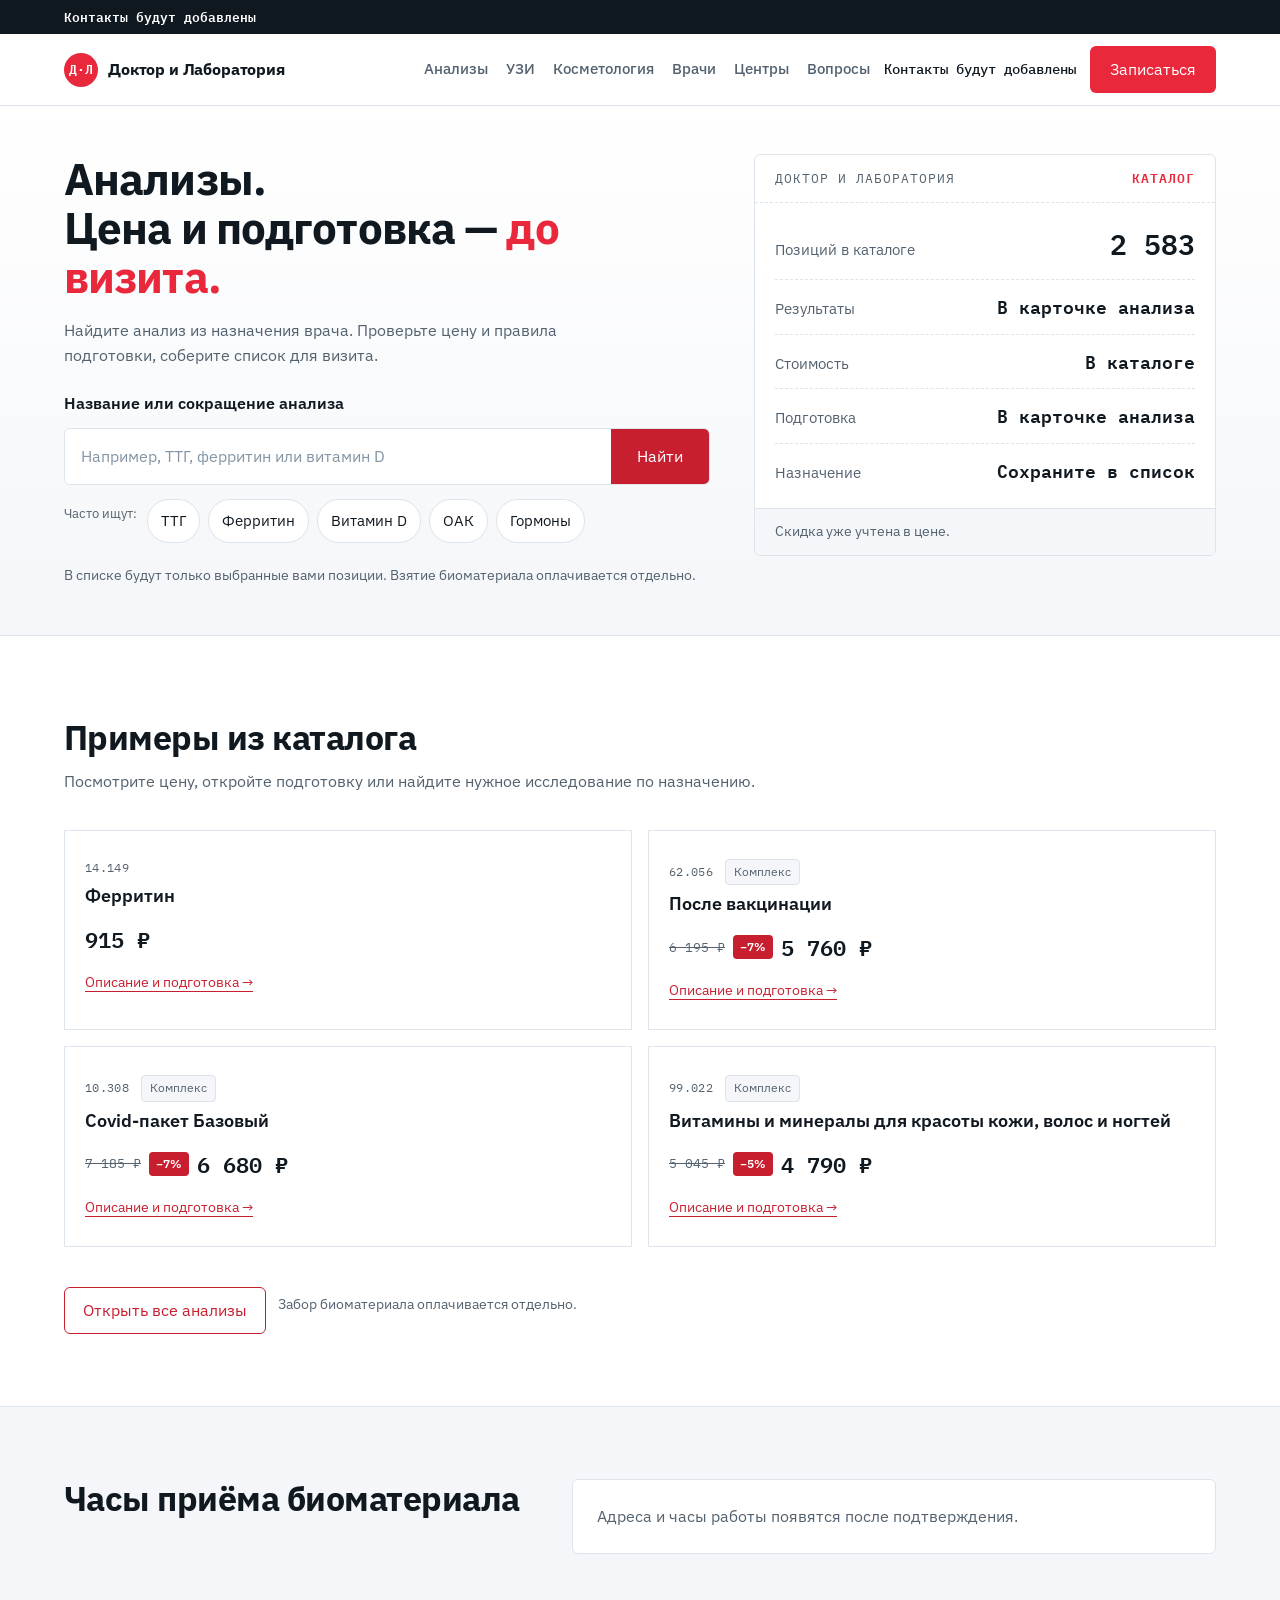
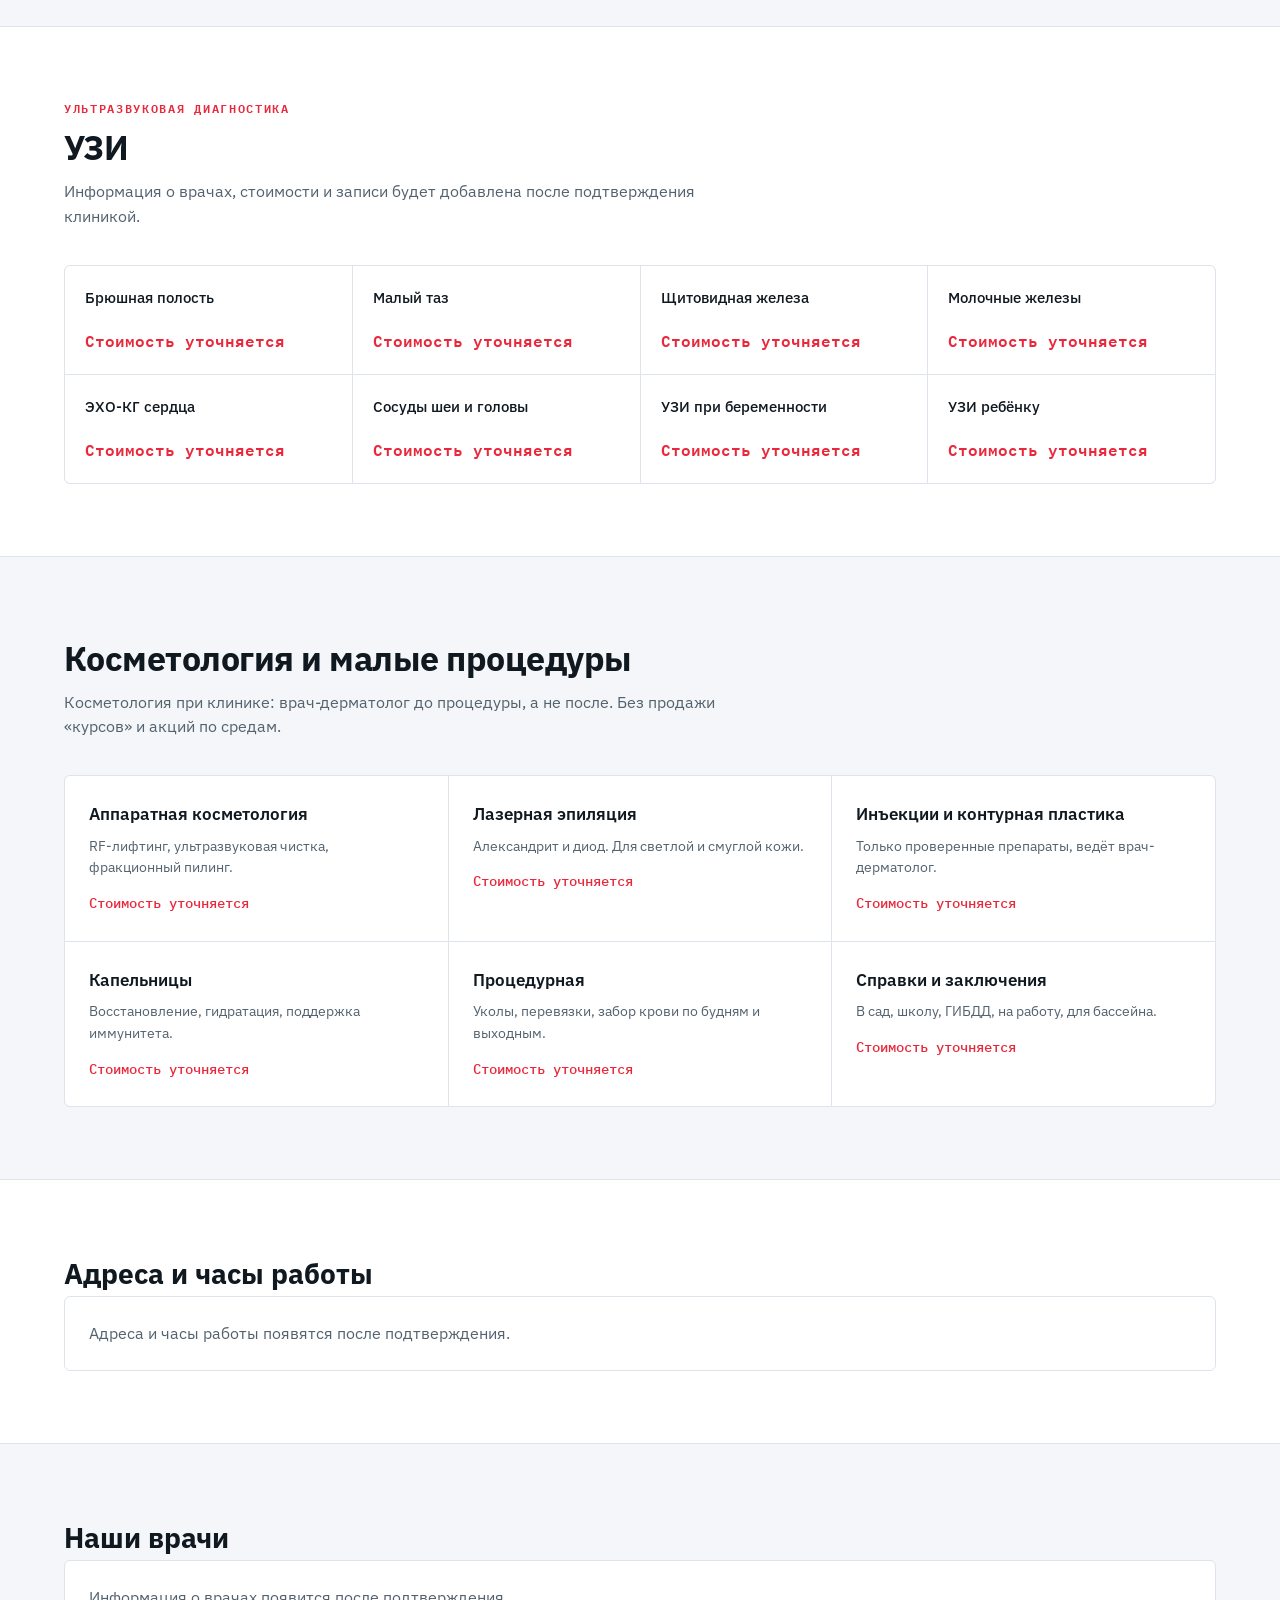
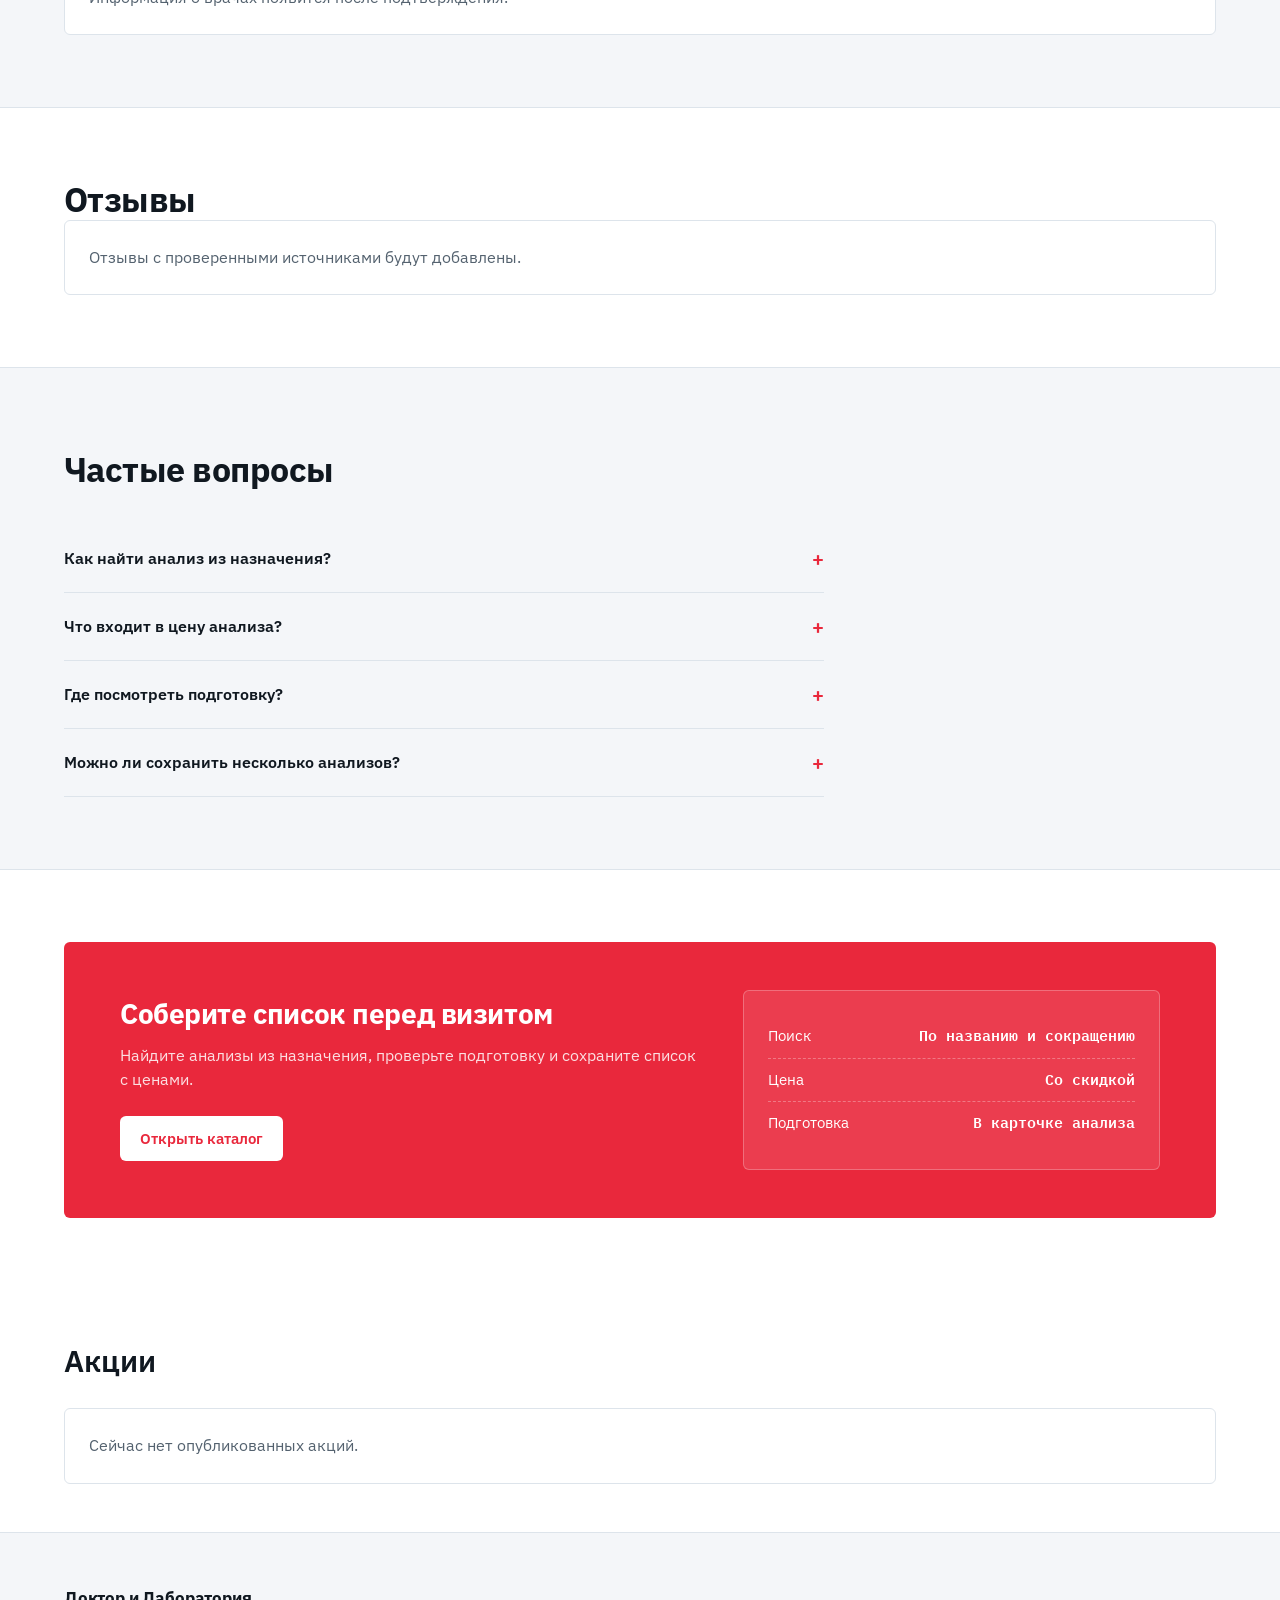
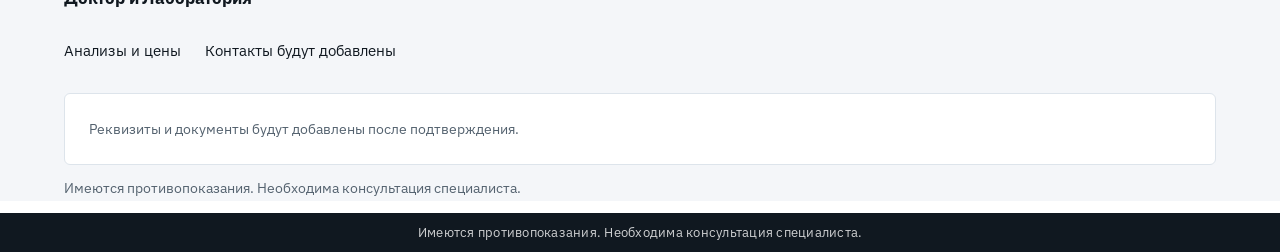
<file: index.html>
<!DOCTYPE html>

<html lang="ru">
<head>
<meta charset="utf-8"/>
<meta content="width=device-width, initial-scale=1" name="viewport"/>
<title>Доктор и Лаборатория — анализы, врачи и УЗИ</title>
<meta content="Лабораторная диагностика DNKOM, УЗИ экспертного класса и приём врачей. 3 центра в Москве и Одинцово." name="description"/>
<link href="https://fonts.googleapis.com" rel="preconnect"/>
<link crossorigin="" href="https://fonts.gstatic.com" rel="preconnect"/>
<link href="https://fonts.googleapis.com/css2?family=IBM+Plex+Sans:wght@400;500;600;700&amp;family=IBM+Plex+Mono:wght@400;500;600&amp;display=swap" rel="stylesheet"/>
<style>
/* ============ Вариант 01 «Лаборатория» · клиническая строгость ============
   Палитра: белый / холодный серый / чернильный / красный логотипа.
   Радиус: единый 6px. Тени: нет, только 1px границы. Motion: hover-only. */
:root{
  --bg:#FFFFFF;
  --surface:#F4F6F9;
  --surface-2:#EBEFF4;
  --ink:#101820;
  --muted:#54626F;
  --muted-2:#8595A3;
  --border:#DDE4EB;
  --red:#E9283C;
  --red-dark:#C81F30;
  --red-tint:#FDEEF0;
  --font:"IBM Plex Sans",system-ui,sans-serif;
  --mono:"IBM Plex Mono",ui-monospace,monospace;
  --r:6px;
}
*{margin:0;padding:0;box-sizing:border-box}
html{scroll-behavior:smooth}
@media (prefers-reduced-motion:reduce){html{scroll-behavior:auto}*{transition:none!important}}
body{font-family:var(--font);background:var(--bg);color:var(--ink);line-height:1.55;font-size:16px}
img{max-width:100%;display:block}
a{color:inherit;text-decoration:none}
button{font:inherit;border:0;background:none;cursor:pointer;color:inherit}
.container{max-width:1200px;margin:0 auto;padding:0 24px}
.mono{font-family:var(--mono)}

/* ---------- служебная полоса ---------- */
.topbar{background:var(--ink);color:#fff;font-size:13px}
.topbar .container{display:flex;justify-content:space-between;gap:16px;padding-top:7px;padding-bottom:7px;flex-wrap:wrap}
.topbar__centers{display:flex;gap:20px;flex-wrap:wrap;color:rgba(255,255,255,.75)}
.topbar__centers b{color:#fff;font-weight:600}
.topbar a{color:#fff;font-weight:600}

/* ---------- шапка ---------- */
.header{position:sticky;top:0;z-index:50;background:var(--bg);border-bottom:1px solid var(--border)}
.header .container{display:flex;align-items:center;gap:28px;height:68px}
.brand{display:flex;align-items:center;gap:10px;font-weight:700;font-size:17px;letter-spacing:-.01em}
.brand__mark{width:34px;height:34px;border-radius:50%;background:var(--red);color:#fff;display:grid;place-items:center;font-family:var(--mono);font-size:13px;font-weight:600}
.nav{display:flex;gap:22px;font-size:14.5px;font-weight:500;color:var(--muted);margin-left:auto}
.nav a:hover{color:var(--ink)}
.header__phone{font-family:var(--mono);font-size:14px;font-weight:500;white-space:nowrap}
.btn{display:inline-flex;align-items:center;justify-content:center;gap:8px;border-radius:var(--r);font-weight:600;font-size:15px;padding:11px 20px;transition:background .15s,color .15s,border-color .15s}
.btn--red{background:var(--red);color:#fff}
.btn--red:hover{background:var(--red-dark)}
.btn--line{border:1px solid var(--border);color:var(--ink);background:var(--bg)}
.btn--line:hover{border-color:var(--ink)}
.btn--sm{padding:8px 14px;font-size:14px}
@media(max-width:980px){.nav{display:none}.header__phone{display:none}}

/* ---------- hero ---------- */
.hero{border-bottom:1px solid var(--border);background:linear-gradient(180deg,var(--bg),var(--surface))}
.hero .container{display:grid;grid-template-columns:7fr 5fr;gap:56px;padding-top:56px;padding-bottom:56px;align-items:start}
.hero h1{font-size:clamp(30px,4vw,46px);line-height:1.12;letter-spacing:-.02em;font-weight:700}
.hero h1 em{font-style:normal;color:var(--red)}
.hero__lead{margin-top:16px;color:var(--muted);max-width:34rem}
.search{margin-top:28px;display:flex;border:1px solid var(--border);border-radius:var(--r);overflow:hidden;background:#fff}
.search:focus-within{border-color:var(--red);box-shadow:0 0 0 3px rgba(233,40,60,.12)}
.search input{flex:1;border:0;padding:15px 16px;font:inherit;font-size:15.5px;color:var(--ink);outline:none;min-width:0}
.search input::placeholder{color:var(--muted-2)}
.search button{background:var(--red);color:#fff;font-weight:600;padding:0 26px;transition:background .15s}
.search button:hover{background:var(--red-dark)}
.chips{margin-top:14px;display:flex;gap:8px;flex-wrap:wrap}
.chips span{font-size:13px;color:var(--muted);margin-right:2px;padding-top:5px}
.chip{border:1px solid var(--border);background:#fff;border-radius:999px;padding:5px 13px;font-size:13.5px;color:var(--ink);transition:border-color .15s,background .15s}
.chip:hover{border-color:var(--red);color:var(--red)}
.hero__note{margin-top:22px;font-size:13.5px;color:var(--muted)}
.hero__note b{color:var(--ink)}

/* «лабораторный бланк» — сигнатурная панель с цифрами */
.sheet{background:#fff;border:1px solid var(--border);border-radius:var(--r);overflow:hidden}
.sheet__head{display:flex;justify-content:space-between;align-items:center;padding:14px 20px;border-bottom:1px dashed var(--border);font-family:var(--mono);font-size:12.5px;color:var(--muted);text-transform:uppercase;letter-spacing:.08em}
.sheet__head b{color:var(--red);font-weight:600}
.sheet__rows{padding:6px 20px 10px}
.sheet__row{display:flex;justify-content:space-between;align-items:baseline;gap:16px;padding:13px 0;border-bottom:1px dashed var(--border)}
.sheet__row:last-child{border-bottom:0}
.sheet__label{font-size:14.5px;color:var(--muted)}
.sheet__val{font-family:var(--mono);font-size:22px;font-weight:600;white-space:nowrap}
.sheet__val small{font-size:13px;font-weight:400;color:var(--muted)}
.sheet__foot{background:var(--surface);border-top:1px solid var(--border);padding:12px 20px;font-size:13px;color:var(--muted)}
@media(max-width:900px){.hero .container{grid-template-columns:1fr;gap:36px}}

/* ---------- секции ---------- */
.section{padding:72px 0}
.section--alt{background:var(--surface);border-top:1px solid var(--border);border-bottom:1px solid var(--border)}
.eyebrow{font-family:var(--mono);font-size:12px;text-transform:uppercase;letter-spacing:.14em;color:var(--red);font-weight:600}
.h2{font-size:clamp(24px,3vw,34px);line-height:1.15;letter-spacing:-.015em;font-weight:700}
.section__head{max-width:44rem;margin-bottom:36px}
.section__head .h2{margin-top:10px}
.section__head p{margin-top:12px;color:var(--muted)}

/* каталог комплексов: 2 колонки строк */
.catalog{display:grid;grid-template-columns:1fr 1fr;gap:0 48px}
.cat-item{display:flex;justify-content:space-between;gap:20px;align-items:baseline;padding:18px 0;border-bottom:1px solid var(--border)}
.cat-item__name{font-weight:600;font-size:16.5px}
.cat-item__desc{margin-top:4px;font-size:14px;color:var(--muted)}
.cat-item__price{font-family:var(--mono);font-size:17px;font-weight:600;white-space:nowrap}
.cat-item.is-hidden{display:none}
.catalog__empty{display:none;padding:28px;border:1px dashed var(--border);border-radius:var(--r);color:var(--muted);grid-column:1/-1;text-align:center}
.catalog__empty a{color:var(--red);font-weight:600}
.catalog__empty.is-visible{display:block}
.catalog-actions{margin-top:28px;display:flex;gap:12px;flex-wrap:wrap;align-items:center}
.link-red{color:var(--red);font-weight:600;font-size:14.5px}
.link-red:hover{color:var(--red-dark)}
@media(max-width:820px){.catalog{grid-template-columns:1fr}}

/* УЗИ прайс-сетка */
.uzi-grid{display:grid;grid-template-columns:repeat(4,1fr);border:1px solid var(--border);border-radius:var(--r);overflow:hidden;background:var(--border);gap:1px}
.uzi-cell{background:#fff;padding:20px;display:flex;flex-direction:column;gap:8px;min-height:108px;justify-content:space-between}
.uzi-cell__name{font-size:15px;font-weight:500}
.uzi-cell__price{font-family:var(--mono);font-size:16px;font-weight:600;color:var(--red)}
.uzi-note{margin-top:20px;display:flex;gap:24px;flex-wrap:wrap;font-size:14px;color:var(--muted)}
.uzi-note b{color:var(--ink)}
@media(max-width:900px){.uzi-grid{grid-template-columns:repeat(2,1fr)}}

/* график забора — расписание-таблица */
.schedule{display:grid;grid-template-columns:5fr 7fr;gap:48px;align-items:start}
.schedule-table{border:1px solid var(--border);border-radius:var(--r);overflow:hidden}
.schedule-table__row{display:grid;grid-template-columns:180px 1fr;border-bottom:1px solid var(--border)}
.schedule-table__row:last-child{border-bottom:0}
.schedule-table__row:nth-child(odd){background:var(--surface)}
.schedule-table__label{padding:15px 18px;font-weight:600;font-size:14.5px;border-right:1px solid var(--border)}
.schedule-table__val{padding:15px 18px;font-size:14.5px;color:var(--muted)}
.schedule-table__val b{color:var(--ink);font-family:var(--mono);font-weight:500}
@media(max-width:900px){.schedule{grid-template-columns:1fr}.schedule-table__row{grid-template-columns:1fr}.schedule-table__label{border-right:0;border-bottom:1px dashed var(--border);padding-bottom:8px}.schedule-table__val{padding-top:8px}}

/* направления-строка (косметология и прочее) */
.dir-grid{display:grid;grid-template-columns:repeat(3,1fr);gap:1px;background:var(--border);border:1px solid var(--border);border-radius:var(--r);overflow:hidden}
.dir{background:#fff;padding:26px 24px}
.dir__title{font-weight:600;font-size:16.5px}
.dir__desc{margin-top:8px;font-size:14px;color:var(--muted)}
.dir__price{margin-top:14px;font-family:var(--mono);font-size:14px;color:var(--red);font-weight:500}
@media(max-width:820px){.dir-grid{grid-template-columns:1fr}}

/* центры */
.centers-grid{display:grid;grid-template-columns:repeat(3,1fr);gap:20px}
.center{border:1px solid var(--border);border-radius:var(--r);background:#fff;padding:24px;display:flex;flex-direction:column;gap:14px}
.center__city{font-family:var(--mono);font-size:12px;text-transform:uppercase;letter-spacing:.1em;color:var(--muted-2)}
.center__name{font-size:20px;font-weight:700;margin-top:2px}
.center__addr{font-size:14.5px;color:var(--muted)}
.center__hours{font-family:var(--mono);font-size:13.5px}
.center__tags{display:flex;flex-wrap:wrap;gap:6px}
.center__tags span{font-size:12.5px;border:1px solid var(--border);border-radius:999px;padding:3px 10px;color:var(--muted)}
.center__foot{margin-top:auto;display:flex;gap:14px;align-items:center}
@media(max-width:900px){.centers-grid{grid-template-columns:1fr}}

/* врачи — компактный список-реестр */
.docs-list{border:1px solid var(--border);border-radius:var(--r);overflow:hidden}
.doc-row{display:grid;grid-template-columns:52px 1.4fr 1fr 1fr auto;gap:18px;align-items:center;background:#fff;padding:16px 22px;border-bottom:1px solid var(--border)}
.doc-row:last-child{border-bottom:0}
.doc-row__ava{width:44px;height:44px;border-radius:50%;background:var(--surface-2);display:grid;place-items:center;font-family:var(--mono);font-size:13px;font-weight:600;color:var(--muted)}
.doc-row__name{font-weight:600;font-size:15.5px}
.doc-row__spec{font-size:14px;color:var(--muted)}
.doc-row__meta{font-size:13.5px;color:var(--muted)}
.doc-row__meta b{color:var(--ink)}
.doc-row__rating{font-family:var(--mono);font-size:13.5px;font-weight:600;display:inline-flex;align-items:center;gap:5px}
.doc-row__rating svg{width:13px;height:13px;fill:var(--red)}
@media(max-width:900px){.doc-row{grid-template-columns:52px 1fr auto}.doc-row__meta{display:none}}

/* отзывы */
.reviews{display:grid;grid-template-columns:repeat(3,1fr);gap:20px}
.review{border-left:3px solid var(--red);background:#fff;border-top:1px solid var(--border);border-right:1px solid var(--border);border-bottom:1px solid var(--border);border-radius:0 var(--r) var(--r) 0;padding:22px}
.review q{quotes:"«" "»";font-size:15px;line-height:1.6}
.review figcaption{margin-top:14px;font-size:13px;color:var(--muted)}
.review figcaption b{color:var(--ink);font-weight:600}
@media(max-width:900px){.reviews{grid-template-columns:1fr}}

/* FAQ */
.faq{max-width:760px}
.faq-item{border-bottom:1px solid var(--border)}
.faq-item summary{list-style:none;cursor:pointer;display:flex;justify-content:space-between;gap:16px;align-items:center;padding:18px 0;font-weight:600;font-size:16px}
.faq-item summary::-webkit-details-marker{display:none}
.faq-item summary::after{content:"+";font-family:var(--mono);font-size:20px;color:var(--red);transition:transform .15s}
.faq-item[open] summary::after{transform:rotate(45deg)}
.faq-item p{padding:0 0 18px;color:var(--muted);max-width:60ch}

/* финальный красный блок */
.cta{background:var(--red);color:#fff;border-radius:var(--r)}
.cta__inner{display:grid;grid-template-columns:1.4fr 1fr;gap:40px;align-items:center;padding:48px 56px}
.cta h2{font-size:clamp(24px,3vw,34px);line-height:1.15;letter-spacing:-.015em}
.cta p{margin-top:12px;color:rgba(255,255,255,.85)}
.cta__panel{background:rgba(255,255,255,.1);border:1px solid rgba(255,255,255,.25);border-radius:var(--r);padding:24px}
.cta__panel-row{display:flex;justify-content:space-between;padding:10px 0;border-bottom:1px dashed rgba(255,255,255,.3);font-size:14.5px}
.cta__panel-row:last-of-type{border-bottom:0}
.cta__panel-row b{font-family:var(--mono);font-weight:600}
.btn--white{background:#fff;color:var(--red)}
.btn--white:hover{background:#F6E9EA}
.cta__actions{margin-top:24px;display:flex;gap:12px;flex-wrap:wrap}
.cta .btn--line{border-color:rgba(255,255,255,.5);color:#fff;background:transparent}
.cta .btn--line:hover{border-color:#fff}
@media(max-width:900px){.cta__inner{grid-template-columns:1fr;padding:36px 28px}}

/* футер */
.footer{border-top:1px solid var(--border);background:var(--surface);padding:52px 0 0;font-size:14.5px}
.footer__grid{display:grid;grid-template-columns:2fr 1fr 1fr 1fr;gap:40px}
.footer__col-title{font-weight:700;font-size:14px;margin-bottom:14px}
.footer__col ul{list-style:none;display:grid;gap:9px}
.footer__col a{color:var(--muted)}
.footer__col a:hover{color:var(--ink)}
.footer__about{color:var(--muted);margin-top:12px;max-width:30rem}
.footer__contacts{margin-top:16px;display:grid;gap:6px}
.footer__contacts a{font-family:var(--mono);font-weight:500}
.footer__bottom{margin-top:44px;border-top:1px solid var(--border);padding:18px 0;display:flex;justify-content:space-between;gap:12px;flex-wrap:wrap;font-size:13px;color:var(--muted)}
.disclaimer{background:var(--ink);color:rgba(255,255,255,.8);text-align:center;font-size:12.5px;padding:10px 24px;letter-spacing:.02em}
@media(max-width:900px){.footer__grid{grid-template-columns:1fr 1fr}}

/* модалка записи */
.modal{position:fixed;inset:0;z-index:100;display:none;place-items:center;padding:20px}
.modal.is-open{display:grid}
.modal__backdrop{position:absolute;inset:0;background:rgba(16,24,32,.55)}
.modal__card{position:relative;width:min(520px,100%);background:#fff;border-radius:var(--r);border:1px solid var(--border);padding:36px}
.modal__close{position:absolute;top:12px;right:14px;font-size:24px;color:var(--muted);width:34px;height:34px}
.modal__card h2{font-size:26px;letter-spacing:-.015em;margin:8px 0 8px}
.modal__card>p{color:var(--muted);font-size:14.5px;margin-bottom:20px}
.modal__form{display:grid;gap:14px}
.modal__form label{display:grid;gap:6px;font-size:13.5px;color:var(--muted)}
.modal__form input,.modal__form select{height:46px;border:1px solid var(--border);border-radius:var(--r);padding:0 13px;font:inherit;font-size:15px;color:var(--ink);background:#fff}
.modal__form input:focus,.modal__form select:focus{outline:none;border-color:var(--red);box-shadow:0 0 0 3px rgba(233,40,60,.12)}
.modal__form small{color:var(--muted-2);font-size:12px;line-height:1.45}
</style>
<link href="site/data.css" rel="stylesheet"/><script defer="" src="site/data.js"></script><link href="site/search.css" rel="stylesheet"/><script defer="" src="site/search.js"></script></head>
<body data-primary-design="lab"><div class="dl-utility"><a href="analyses/">Каталог анализов и цены →</a><a href="variants/">Все направления дизайна</a></div>
<div class="topbar">
<div class="container">
<div class="topbar__centers" data-branch-summary="" hidden=""></div>
<a class="mono" data-setting-phone="">Контакты будут добавлены</a>
</div>
</div>
<header class="header">
<div class="container">
<a class="brand" href="#top" id="top">
<span class="brand__mark">Д·Л</span>
      Доктор и Лаборатория
    </a>
<nav aria-label="Главное меню" class="nav">
<a href="analyses/">Анализы</a>
<a href="#uzi">УЗИ</a>
<a href="#directions">Косметология</a>
<a href="#doctors">Врачи</a>
<a href="#centers">Центры</a>
<a href="#faq">Вопросы</a>
</nav>
<a class="header__phone" data-setting-phone="">Контакты будут добавлены</a>
<button class="btn btn--red" data-book="" type="button">Записаться</button>
<details class="dl-mobile-nav"><summary>Меню</summary><nav aria-label="Мобильная навигация"><a href="analyses/">Анализы и цены</a><a href="#doctors">Врачи</a><a href="#centers">Центры</a><a href="#faq">Вопросы</a></nav></details></div>
</header><main id="main-content"><section class="hero">
<div class="container">
<div>
<h1>Анализы.<br/>Цена и подготовка — <em>до визита.</em></h1>
<p class="hero__lead">Найдите анализ из назначения врача. Проверьте цену и правила подготовки, соберите список для визита.</p>
<label class="dl-home-search-label" for="home-analysis-search">Название или сокращение анализа</label><form action="analyses/" class="search" data-catalog-search-form="" method="get" role="search">
<input aria-label="Поиск анализа" autocomplete="off" data-search-input="" id="home-analysis-search" maxlength="200" name="q" placeholder="Например, ТТГ, ферритин или витамин D" type="search"/>
<button type="submit">Найти</button>
</form>
<div class="chips">
<span>Часто ищут:</span>
<a class="chip" href="analyses/?q=%D0%A2%D0%A2%D0%93">ТТГ</a>
<a class="chip" href="analyses/?q=%D0%A4%D0%B5%D1%80%D1%80%D0%B8%D1%82%D0%B8%D0%BD">Ферритин</a>
<a class="chip" href="analyses/?q=%D0%92%D0%B8%D1%82%D0%B0%D0%BC%D0%B8%D0%BD+D">Витамин D</a>
<a class="chip" href="analyses/?q=%D0%9E%D0%90%D0%9A">ОАК</a>
<a class="chip" href="analyses/?q=%D0%93%D0%BE%D1%80%D0%BC%D0%BE%D0%BD%D1%8B">Гормоны</a>
</div>
<p class="hero__note">В списке будут только выбранные вами позиции. Взятие биоматериала оплачивается отдельно.</p>
</div>
<aside aria-label="Кратко о каталоге" class="sheet">
<div class="sheet__head"><span>Доктор и Лаборатория</span><b>Каталог</b></div>
<div class="sheet__rows">
<div class="sheet__row"><span class="sheet__label">Позиций в каталоге</span><span class="sheet__val" data-analysis-count="">—</span></div>
<div class="sheet__row"><span class="sheet__label">Результаты</span><span class="sheet__val">В карточке анализа</span></div>
<div class="sheet__row"><span class="sheet__label">Стоимость</span><span class="sheet__val"><a href="analyses/">В каталоге</a></span></div>
<div class="sheet__row"><span class="sheet__label">Подготовка</span><span class="sheet__val">В карточке анализа</span></div>
<div class="sheet__row"><span class="sheet__label">Назначение</span><span class="sheet__val">Сохраните в список</span></div>
</div>
<div class="sheet__foot">Скидка уже учтена в цене.</div>
</aside>
</div>
</section><section class="section" id="lab">
<div class="container">
<div class="section__head"><h2 class="h2">Примеры из каталога</h2><p>Посмотрите цену, откройте подготовку или найдите нужное исследование по назначению.</p></div>
<div class="dl-featured" data-catalog="" data-codes="14.149,62.056,10.308,99.022" data-featured-analyses=""><p class="dl-empty">Загружаем анализы и цены…</p></div>
<div class="catalog-actions"><a class="dl-content-button" href="analyses/">Открыть все анализы</a><p class="dl-content-note">Забор биоматериала оплачивается отдельно.</p></div>
</div>
</section><section class="section section--alt">
<div class="container schedule"><h2 class="h2">Часы приёма биоматериала</h2><div class="dl-content-grid" data-managed="branches"><p class="dl-empty">Адреса и часы работы появятся после подтверждения.</p></div></div>
</section><section class="section" id="uzi">
<div class="container">
<div class="section__head">
<div class="eyebrow">Ультразвуковая диагностика</div>
<h2 class="h2">УЗИ</h2>
<p>Информация о врачах, стоимости и записи будет добавлена после подтверждения клиникой.</p>
</div>
<div class="uzi-grid">
<div class="uzi-cell"><span class="uzi-cell__name">Брюшная полость</span><span class="uzi-cell__price">Стоимость уточняется</span></div>
<div class="uzi-cell"><span class="uzi-cell__name">Малый таз</span><span class="uzi-cell__price">Стоимость уточняется</span></div>
<div class="uzi-cell"><span class="uzi-cell__name">Щитовидная железа</span><span class="uzi-cell__price">Стоимость уточняется</span></div>
<div class="uzi-cell"><span class="uzi-cell__name">Молочные железы</span><span class="uzi-cell__price">Стоимость уточняется</span></div>
<div class="uzi-cell"><span class="uzi-cell__name">ЭХО-КГ сердца</span><span class="uzi-cell__price">Стоимость уточняется</span></div>
<div class="uzi-cell"><span class="uzi-cell__name">Сосуды шеи и головы</span><span class="uzi-cell__price">Стоимость уточняется</span></div>
<div class="uzi-cell"><span class="uzi-cell__name">УЗИ при беременности</span><span class="uzi-cell__price">Стоимость уточняется</span></div>
<div class="uzi-cell"><span class="uzi-cell__name">УЗИ ребёнку</span><span class="uzi-cell__price">Стоимость уточняется</span></div>
</div>

</div>
</section><section class="section section--alt" id="directions">
<div class="container">
<div class="section__head">
<h2 class="h2">Косметология и малые процедуры</h2>
<p>Косметология при клинике: врач-дерматолог до процедуры, а не после. Без продажи «курсов» и акций по средам.</p>
</div>
<div class="dir-grid">
<div class="dir">
<div class="dir__title">Аппаратная косметология</div>
<div class="dir__desc">RF-лифтинг, ультразвуковая чистка, фракционный пилинг.</div>
<div class="dir__price">Стоимость уточняется</div>
</div>
<div class="dir">
<div class="dir__title">Лазерная эпиляция</div>
<div class="dir__desc">Александрит и диод. Для светлой и смуглой кожи.</div>
<div class="dir__price">Стоимость уточняется</div>
</div>
<div class="dir">
<div class="dir__title">Инъекции и контурная пластика</div>
<div class="dir__desc">Только проверенные препараты, ведёт врач-дерматолог.</div>
<div class="dir__price">Стоимость уточняется</div>
</div>
<div class="dir">
<div class="dir__title">Капельницы</div>
<div class="dir__desc">Восстановление, гидратация, поддержка иммунитета.</div>
<div class="dir__price">Стоимость уточняется</div>
</div>
<div class="dir">
<div class="dir__title">Процедурная</div>
<div class="dir__desc">Уколы, перевязки, забор крови по будням и выходным.</div>
<div class="dir__price">Стоимость уточняется</div>
</div>
<div class="dir">
<div class="dir__title">Справки и заключения</div>
<div class="dir__desc">В сад, школу, ГИБДД, на работу, для бассейна.</div>
<div class="dir__price">Стоимость уточняется</div>
</div>
</div>
</div>
</section><section class="section" id="centers">
<div class="container"><h2>Адреса и часы работы</h2><div class="dl-content-grid" data-managed="branches"><p class="dl-empty">Адреса и часы работы появятся после подтверждения.</p></div></div>
</section><section class="section section--alt" id="doctors">
<div class="container"><h2>Наши врачи</h2><div class="dl-content-grid" data-managed="doctors"><p class="dl-empty">Информация о врачах появится после подтверждения.</p></div></div>
</section><section class="section">
<div class="container"><h2 class="h2">Отзывы</h2><div class="dl-content-grid" data-managed="reviews"><p class="dl-empty">Отзывы с проверенными источниками будут добавлены.</p></div></div>
</section><section class="section section--alt" id="faq">
<div class="container">
<div class="section__head">
<h2 class="h2">Частые вопросы</h2>
</div>
<div class="faq"><details class="faq-item"><summary>Как найти анализ из назначения?</summary><p>Введите название или сокращение из назначения. Например, ТТГ, ферритин или витамин D.</p></details><details class="faq-item"><summary>Что входит в цену анализа?</summary><p>В карточке показана цена исследования с учётом действующей скидки. Взятие биоматериала оплачивается отдельно; его стоимость зависит от способа забора.</p></details><details class="faq-item"><summary>Где посмотреть подготовку?</summary><p>Откройте «Описание и подготовка» у нужного анализа. Правила зависят от исследования. Если описание ещё не загружено, в карточке есть ссылка на ДНКом.</p></details><details class="faq-item"><summary>Можно ли сохранить несколько анализов?</summary><p>Добавляйте нужные позиции в «Мой список». Их названия и стоимость можно скопировать. Список сохраняется в текущей вкладке браузера и не является оформленным заказом.</p></details></div>
</div>
</section><section class="section">
<div class="container">
<div class="cta">
<div class="cta__inner">
<div>
<h2>Соберите список перед визитом</h2>
<p>Найдите анализы из назначения, проверьте подготовку и сохраните список с ценами.</p>
<div class="cta__actions"><a class="btn btn--white" href="analyses/">Открыть каталог</a></div>
</div>
<div class="cta__panel">
<div class="cta__panel-row"><span>Поиск</span><b>По названию и сокращению</b></div>
<div class="cta__panel-row"><span>Цена</span><b>Со скидкой</b></div>
<div class="cta__panel-row"><span>Подготовка</span><b>В карточке анализа</b></div>
</div>
</div>
</div>
</div>
</section><section class="dl-managed-section" id="promotions"><div class="container"><h2>Акции</h2><div class="dl-content-grid" data-managed="promotions"><p class="dl-empty">Сейчас нет опубликованных акций.</p></div></div></section></main>
<!-- HERO: поиск + лабораторный бланк -->

<!-- КОМПЛЕКСЫ: каталог -->

<!-- ГРАФИК ЗАБОРА -->

<!-- УЗИ -->

<!-- КОСМЕТОЛОГИЯ И ПРОЧЕЕ -->

<!-- ЦЕНТРЫ -->

<!-- ВРАЧИ: реестр -->

<!-- ОТЗЫВЫ -->

<!-- FAQ -->

<!-- CTA -->

<footer class="footer"><div class="container"><div class="brand">Доктор и Лаборатория</div><div class="dl-footer-links"><a href="analyses/">Анализы и цены</a><a data-setting-phone="">Контакты будут добавлены</a><a data-setting-email=""></a><a data-setting-booking="" hidden="">Онлайн-запись</a></div><div class="dl-managed-legal" data-managed-legal=""><p class="dl-content-note">Реквизиты и документы будут добавлены после подтверждения.</p></div><p class="dl-content-note">Имеются противопоказания. Необходима консультация специалиста.</p></div></footer>
<div class="disclaimer">Имеются противопоказания. Необходима консультация специалиста.</div>
<!-- МОДАЛКА ЗАПИСИ -->
<div aria-labelledby="modal-title" aria-modal="true" class="modal" data-modal="" hidden="" role="dialog">
<div class="modal__backdrop" data-modal-close=""></div>
<div class="modal__card"><button aria-label="Закрыть" class="modal__close" data-modal-close="" type="button">×</button><h2 id="modal-title">Запись на приём</h2><p data-booking-placeholder="">Онлайн-запись появится после подключения Yclients. Контакты центра будут доступны после подтверждения.</p><a class="dl-content-button" data-setting-booking="" hidden="">Открыть онлайн-запись</a></div>
</div>
</body>
</html>
</file>
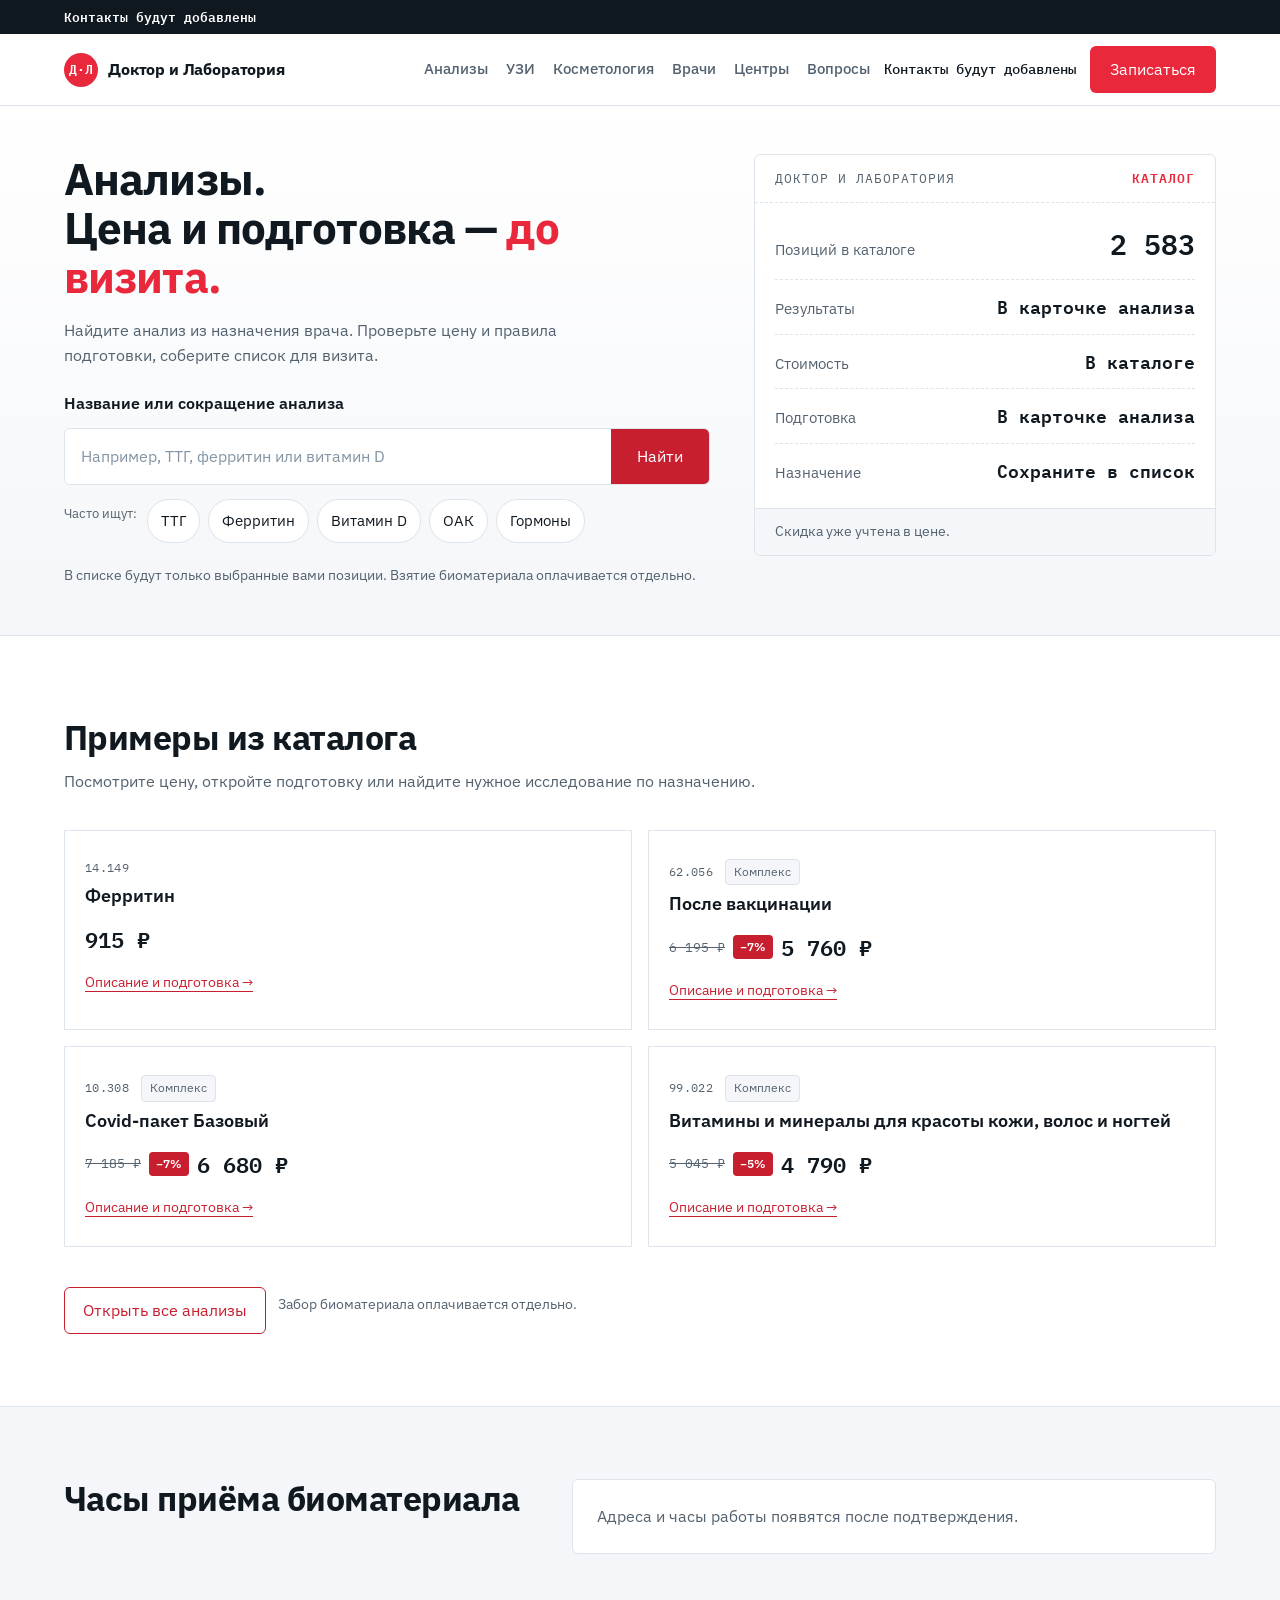
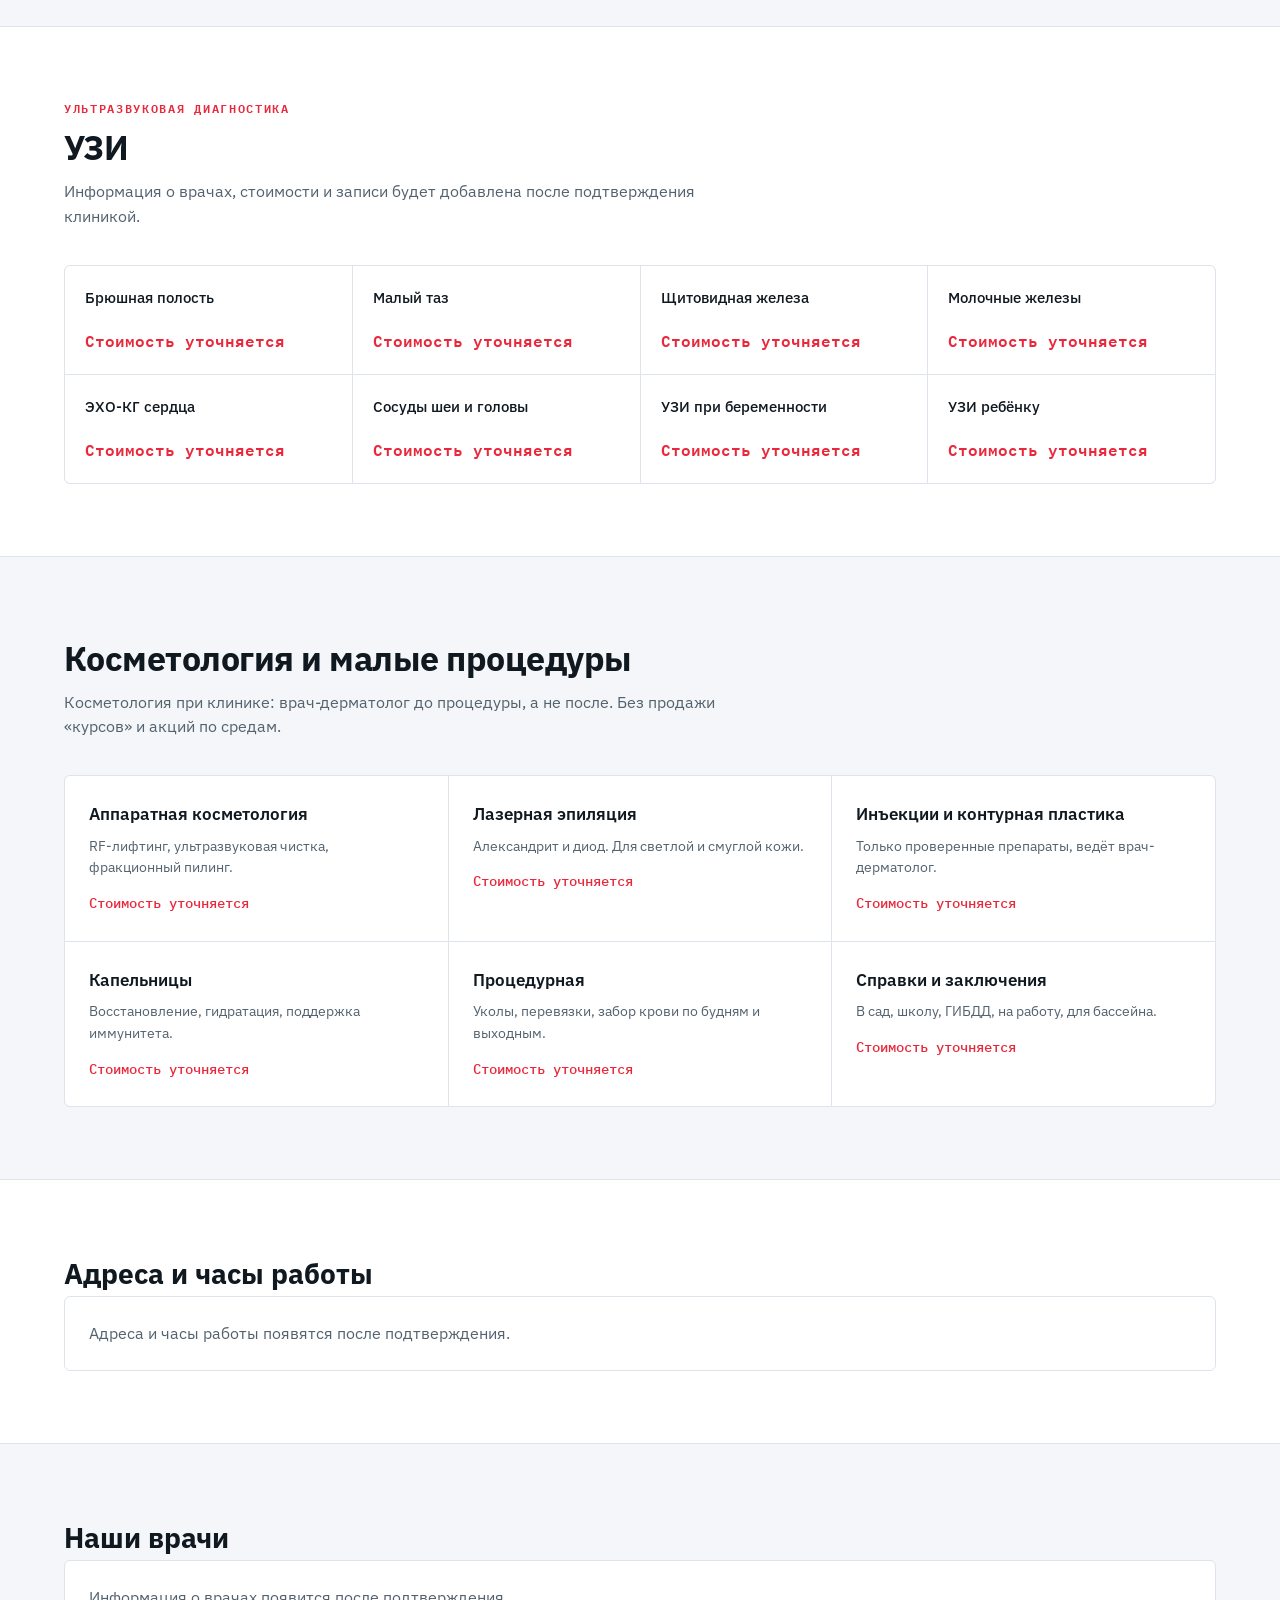
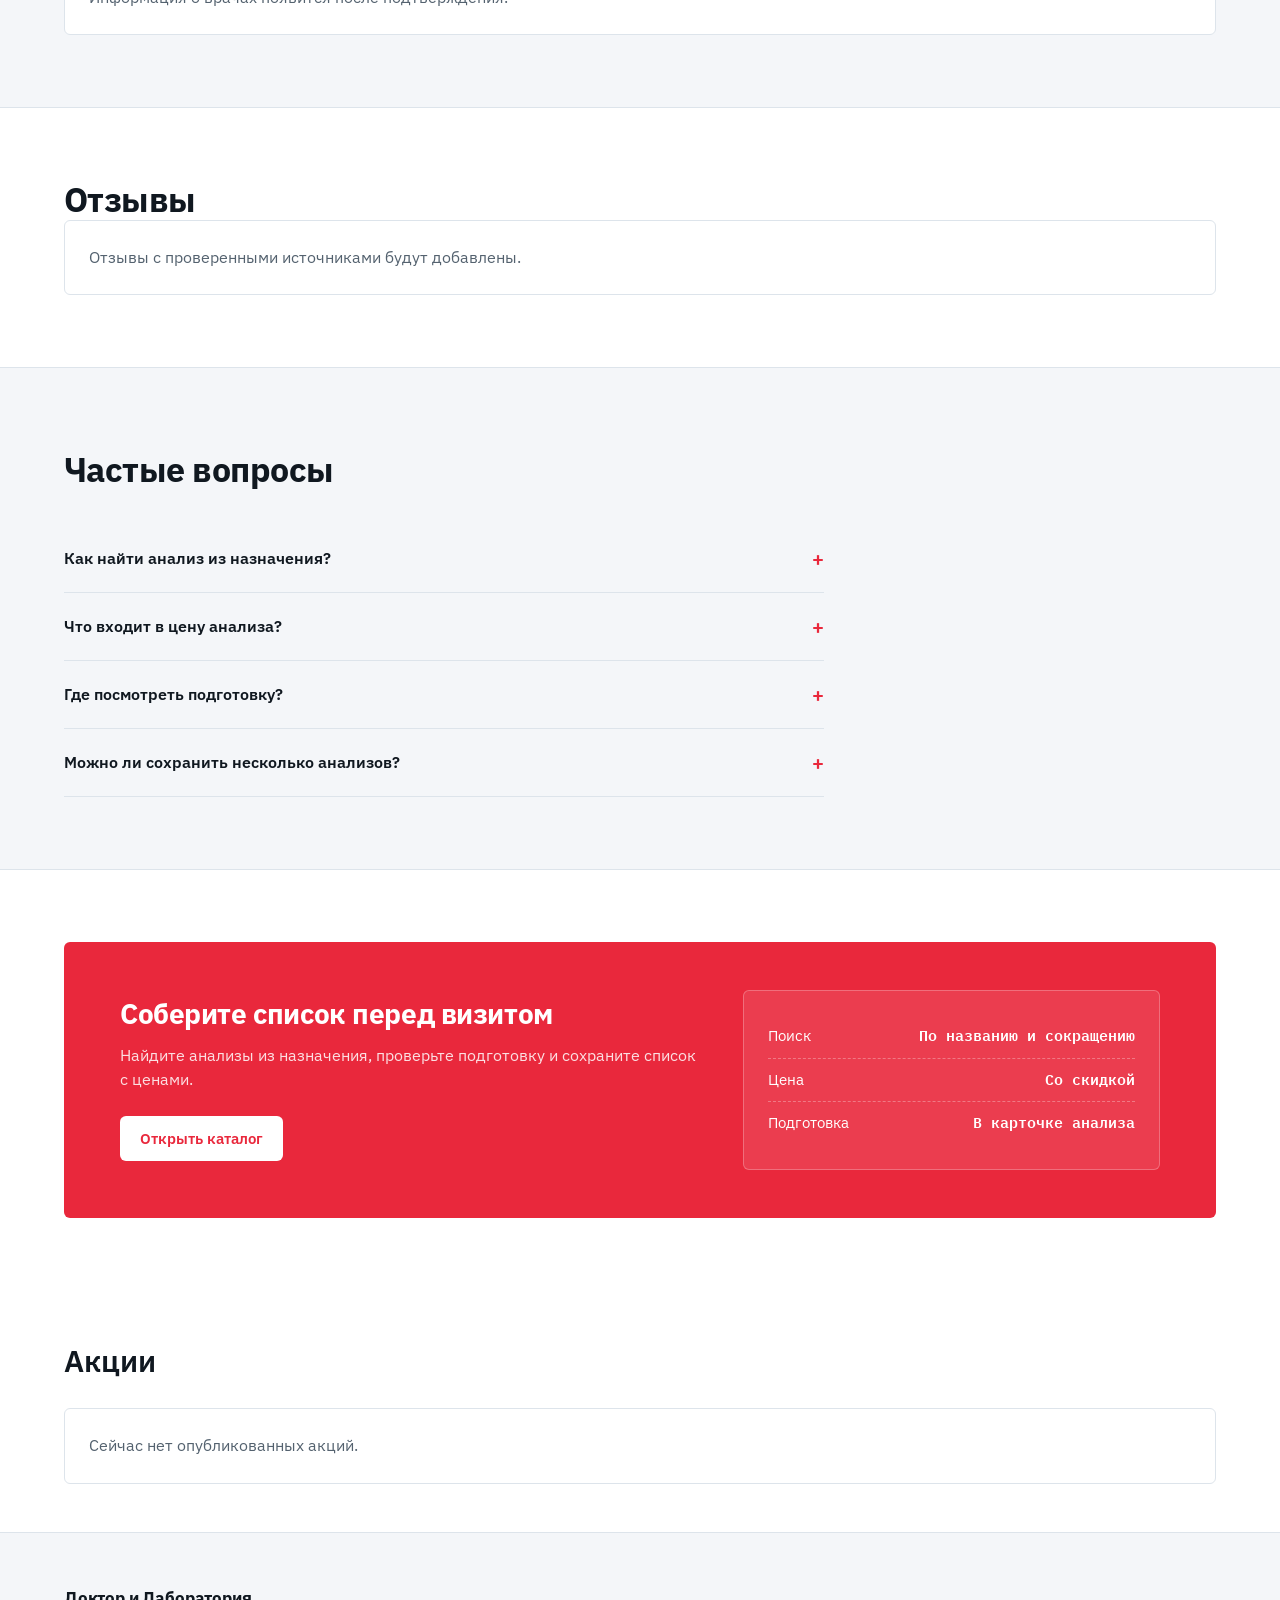
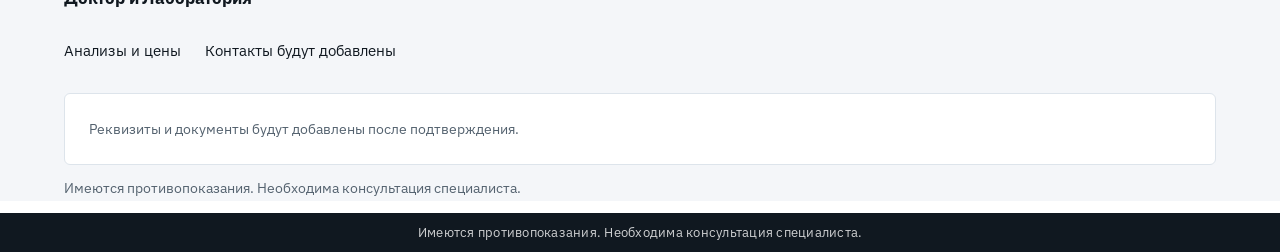
<file: 01-lab/index.html>
<!doctype html><html lang="ru"><meta charset="utf-8"><meta name="viewport" content="width=device-width,initial-scale=1"><meta http-equiv="refresh" content="0;url=../variants/01-lab/index.html"><title>Доктор и Лаборатория</title><a href="../variants/01-lab/index.html">Открыть сайт</a></html>
</file>
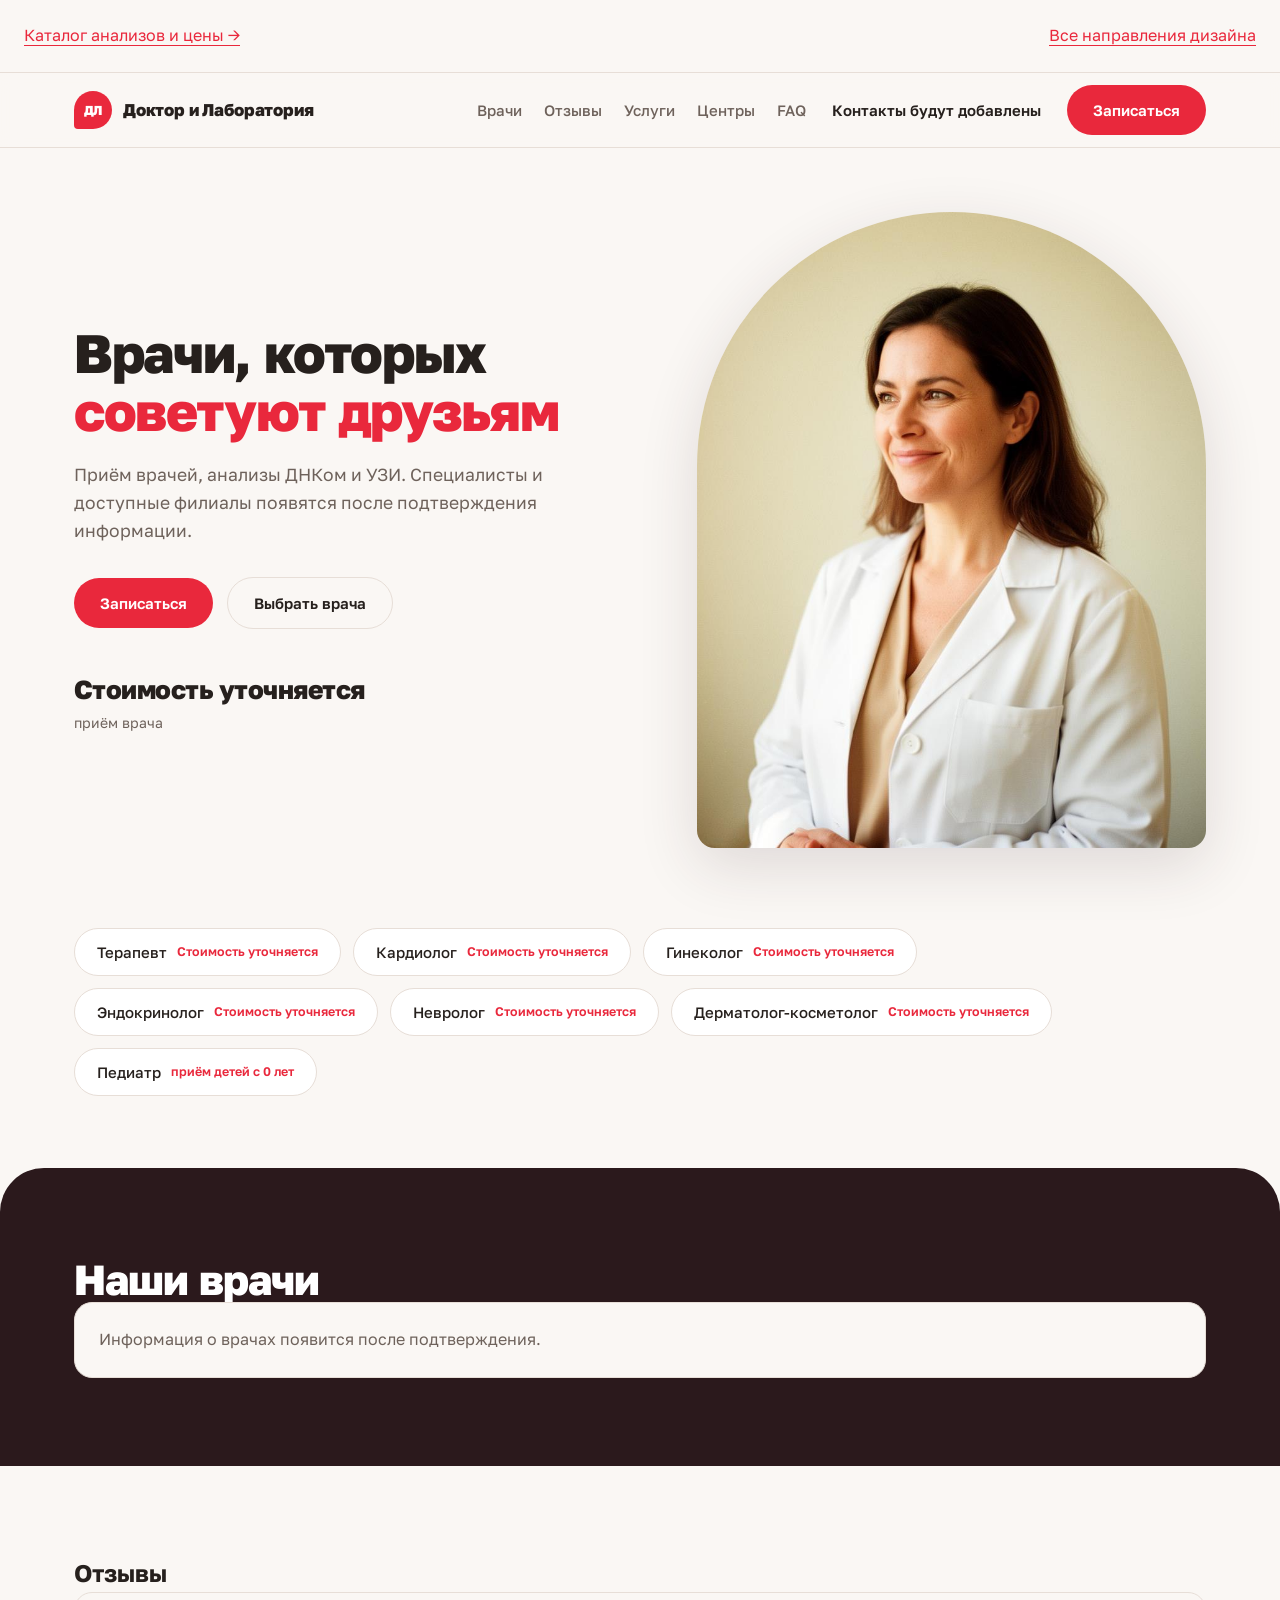
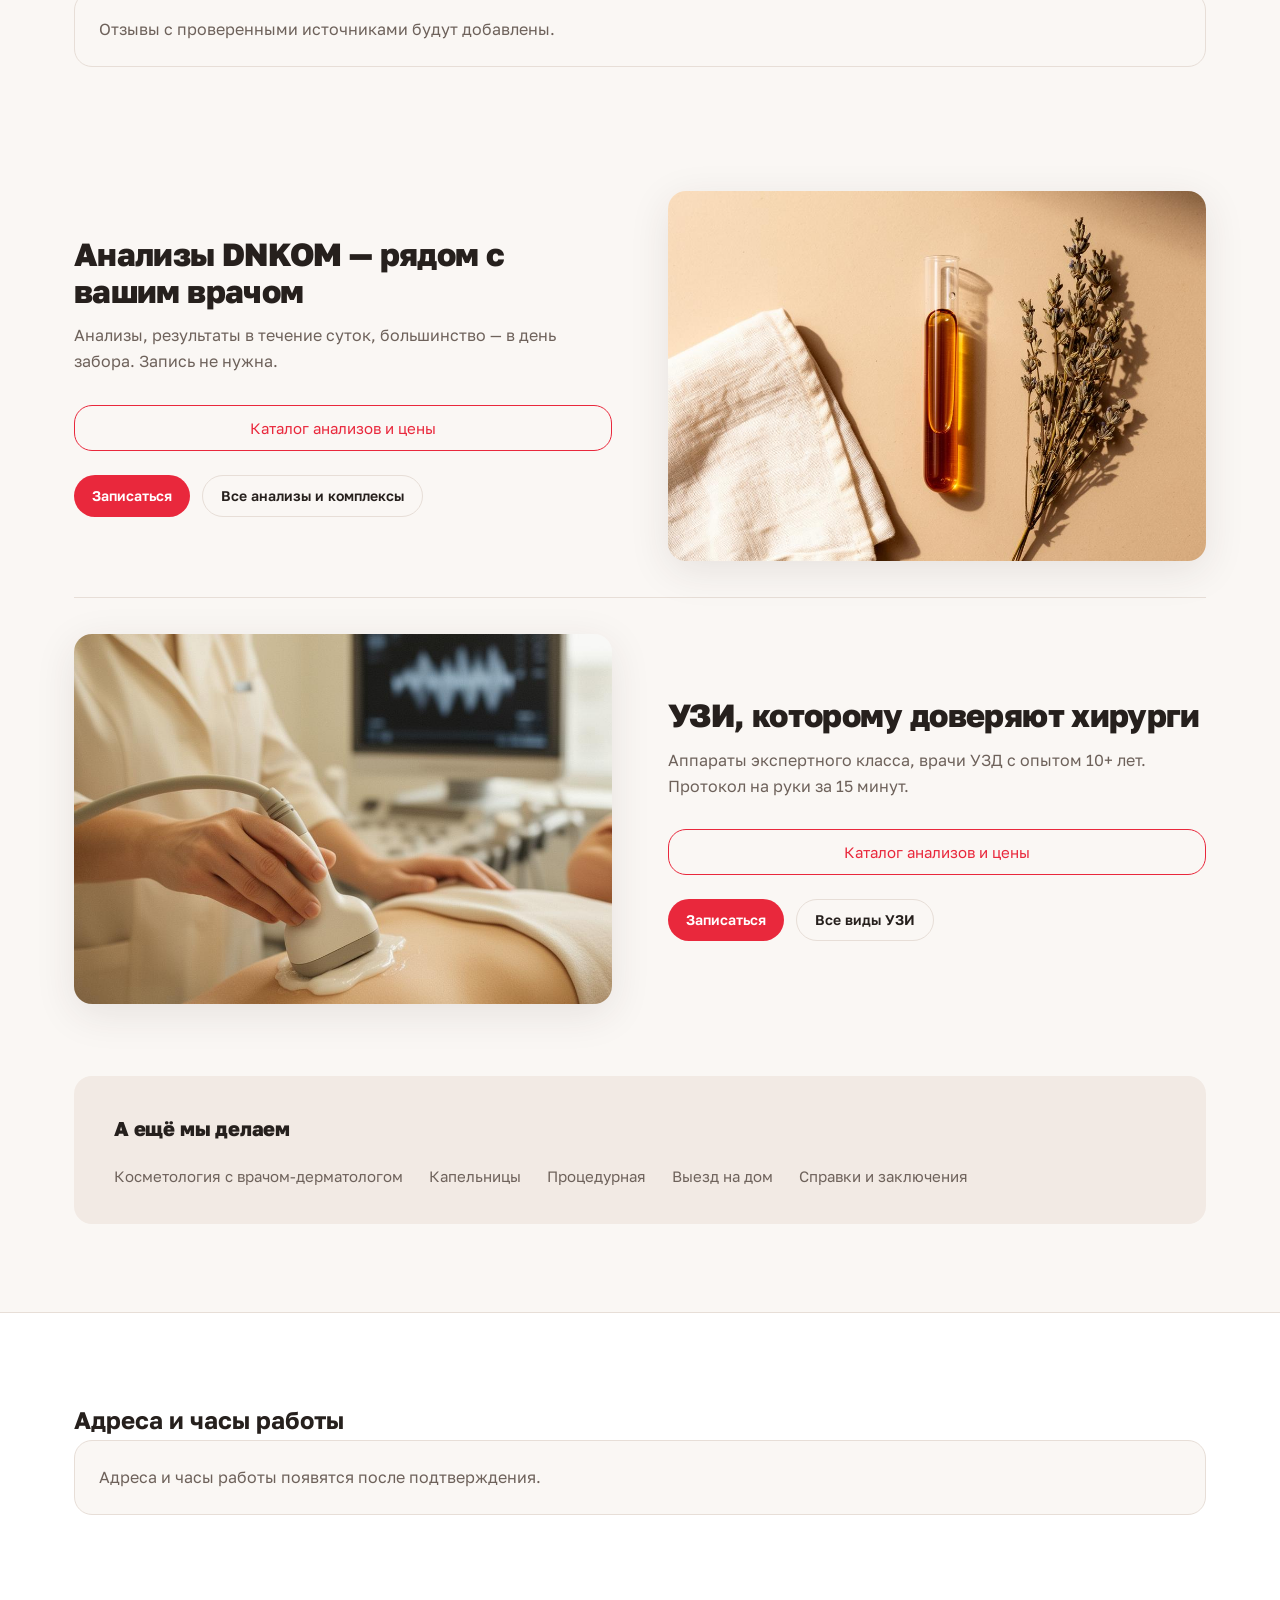
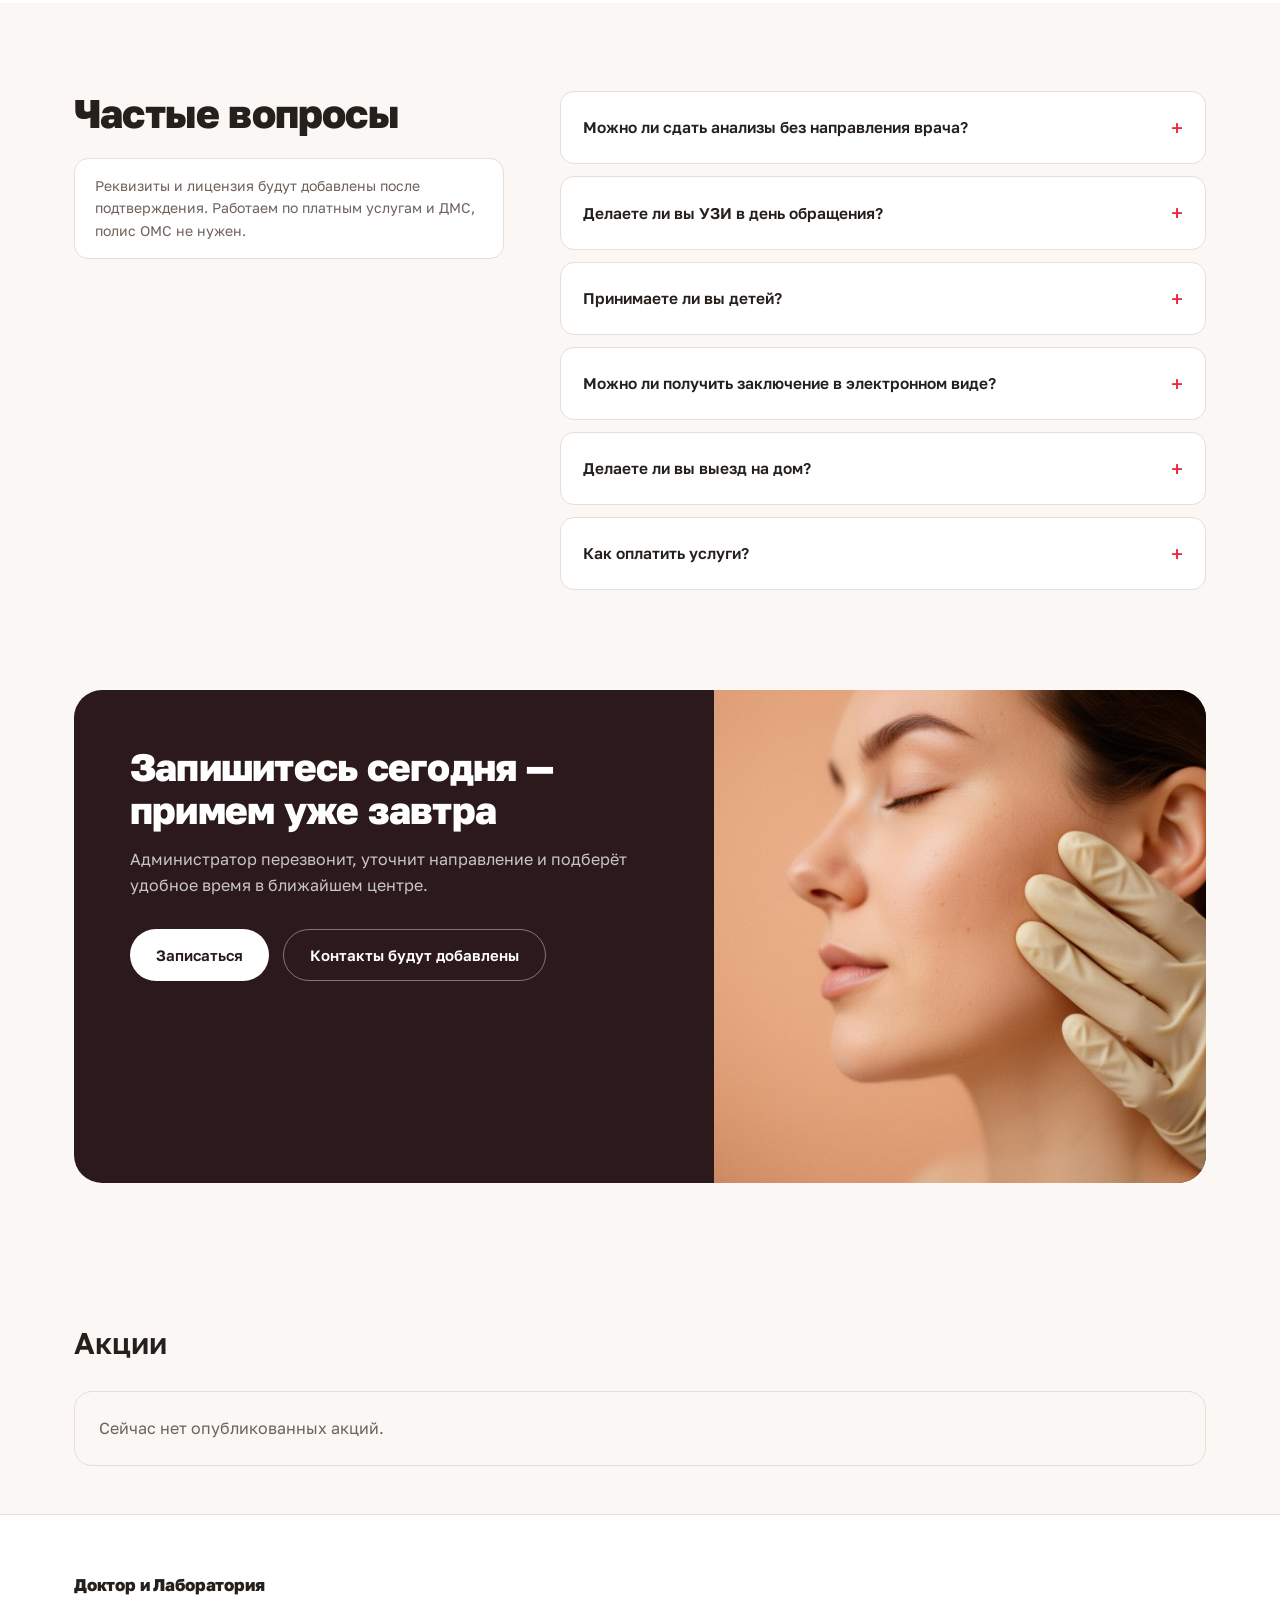
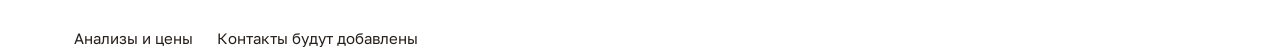
<file: 02-doctors/index.html>
<!doctype html><html lang="ru"><meta charset="utf-8"><meta name="viewport" content="width=device-width,initial-scale=1"><meta http-equiv="refresh" content="0;url=../variants/02-doctors/index.html"><title>Доктор и Лаборатория</title><a href="../variants/02-doctors/index.html">Открыть сайт</a></html>
</file>
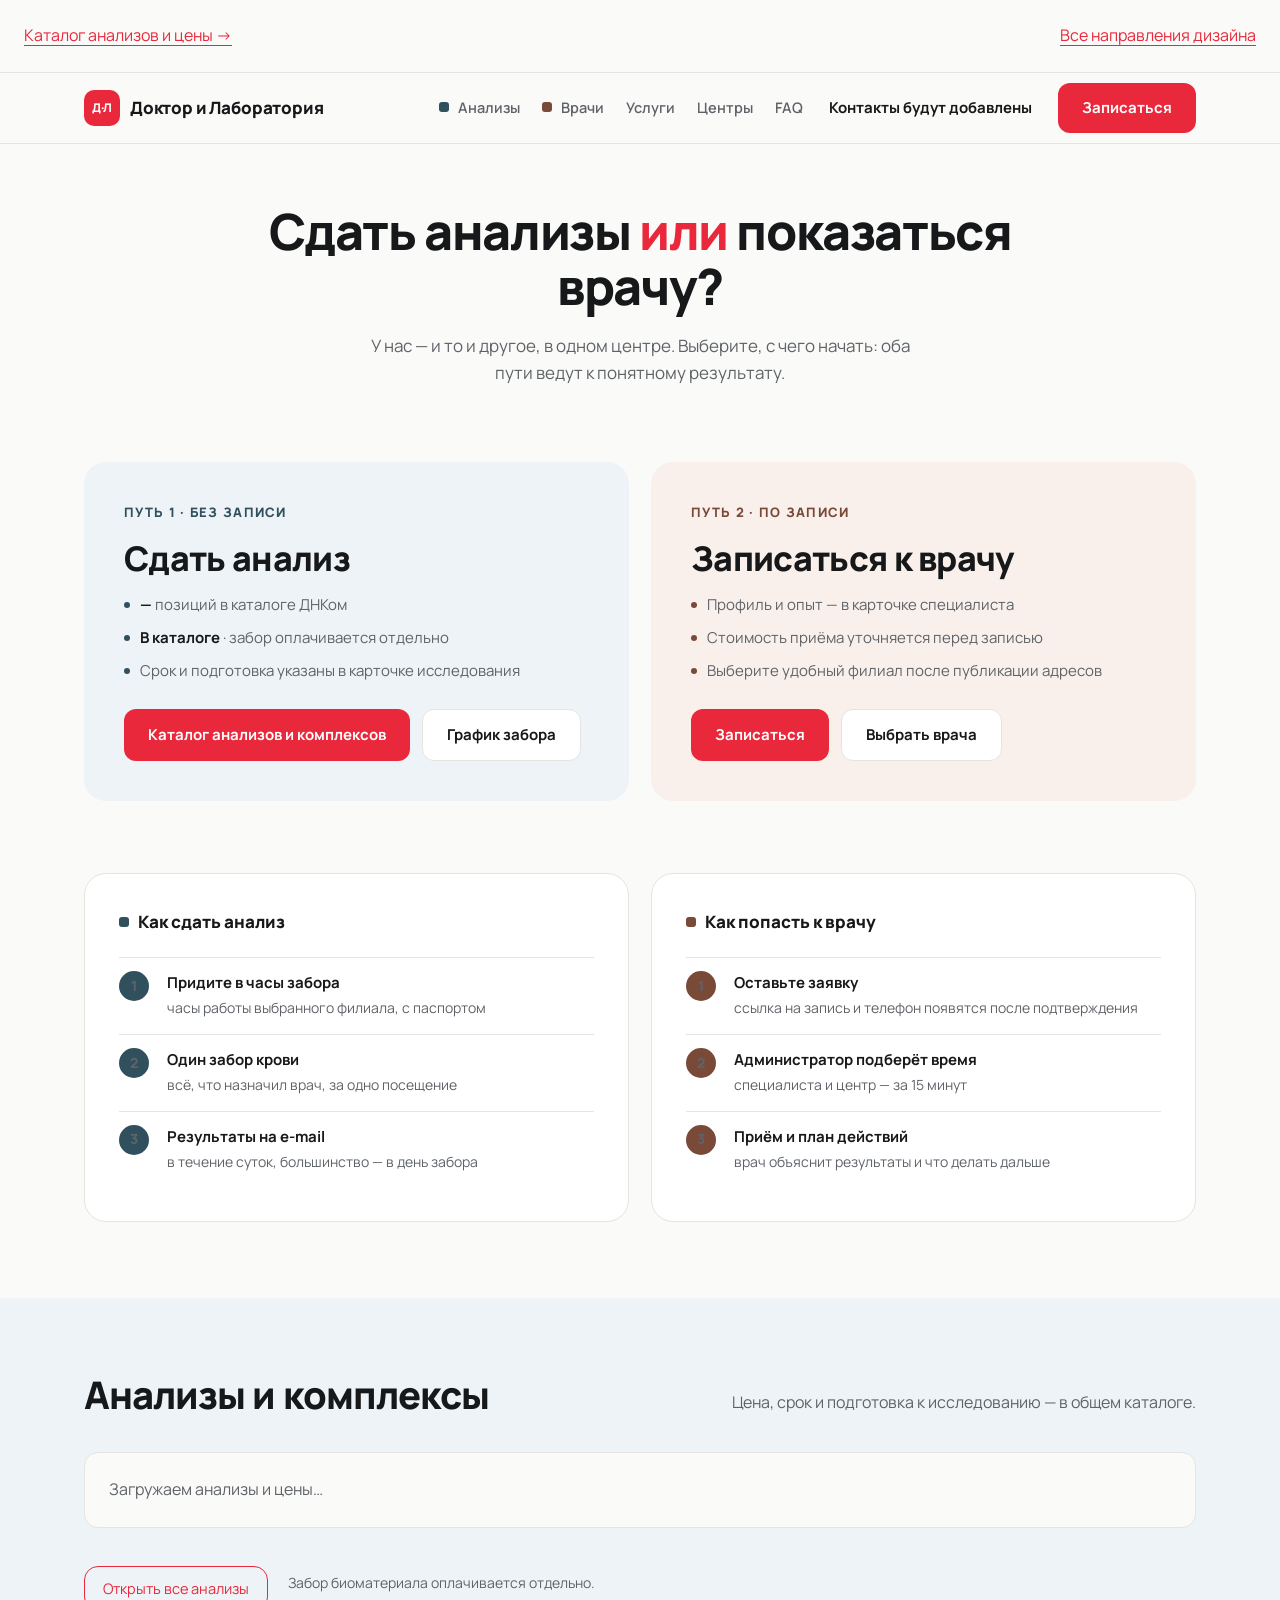
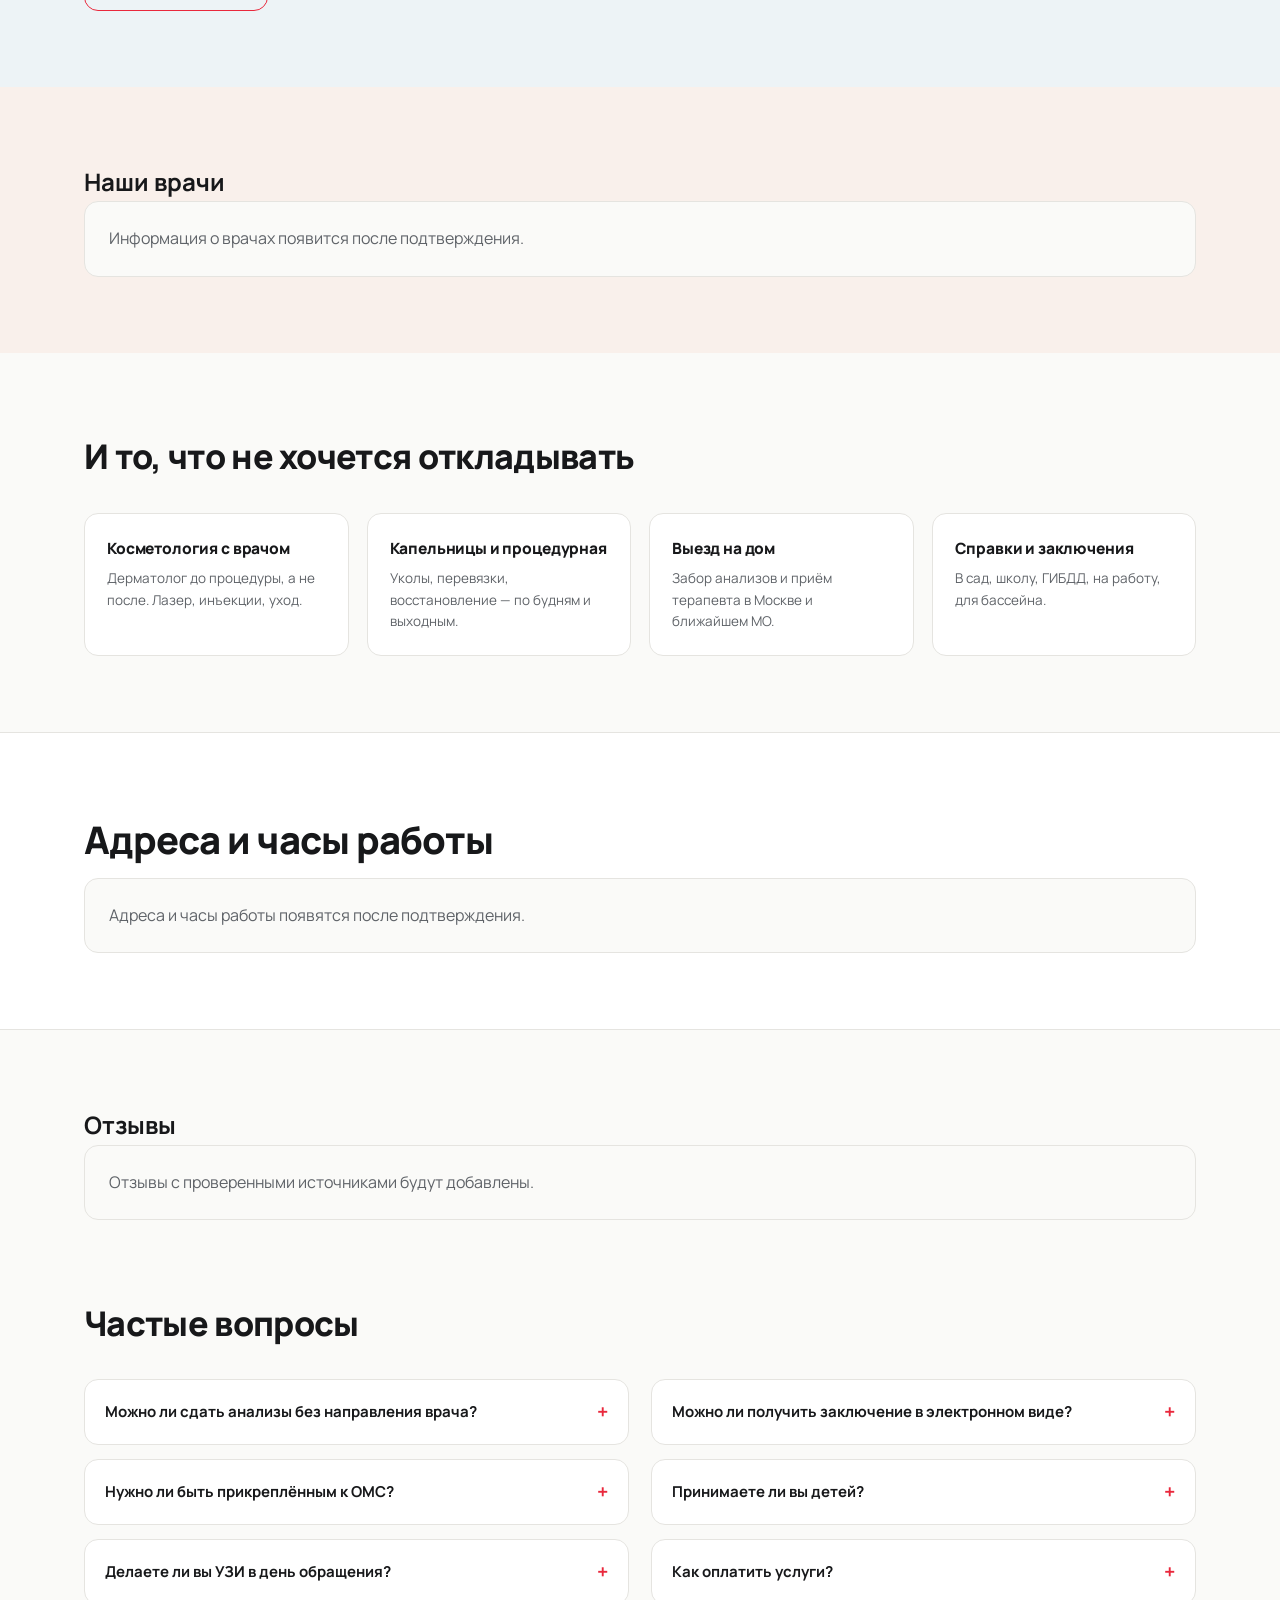
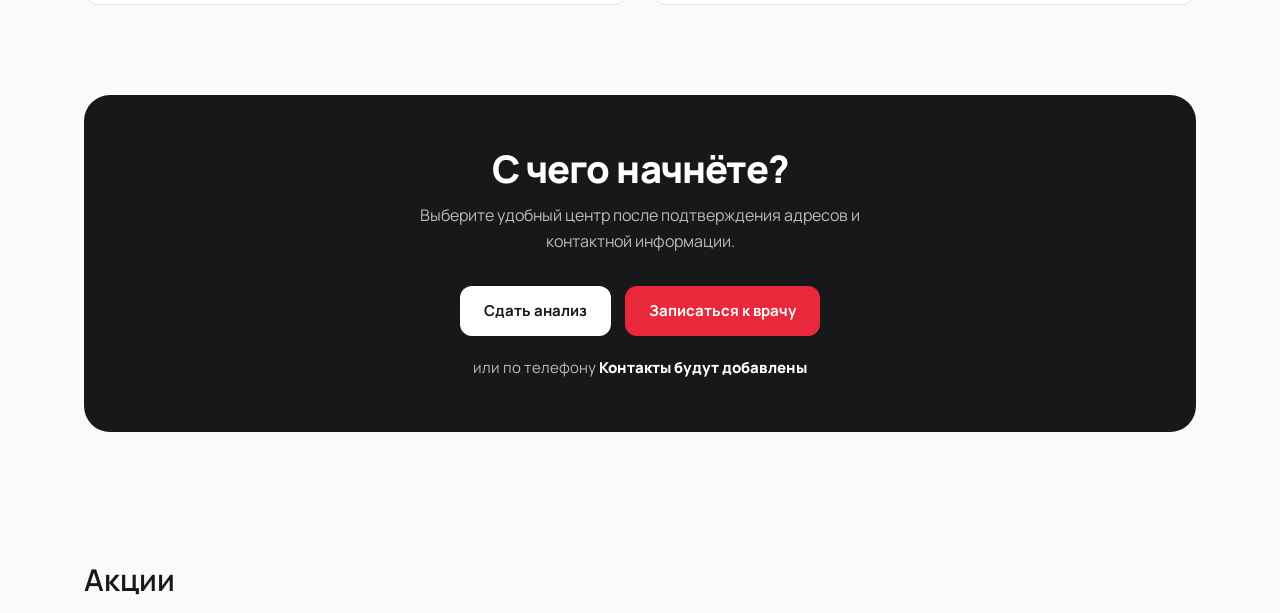
<file: 03-hybrid/index.html>
<!doctype html><html lang="ru"><meta charset="utf-8"><meta name="viewport" content="width=device-width,initial-scale=1"><meta http-equiv="refresh" content="0;url=../variants/03-hybrid/index.html"><title>Доктор и Лаборатория</title><a href="../variants/03-hybrid/index.html">Открыть сайт</a></html>
</file>
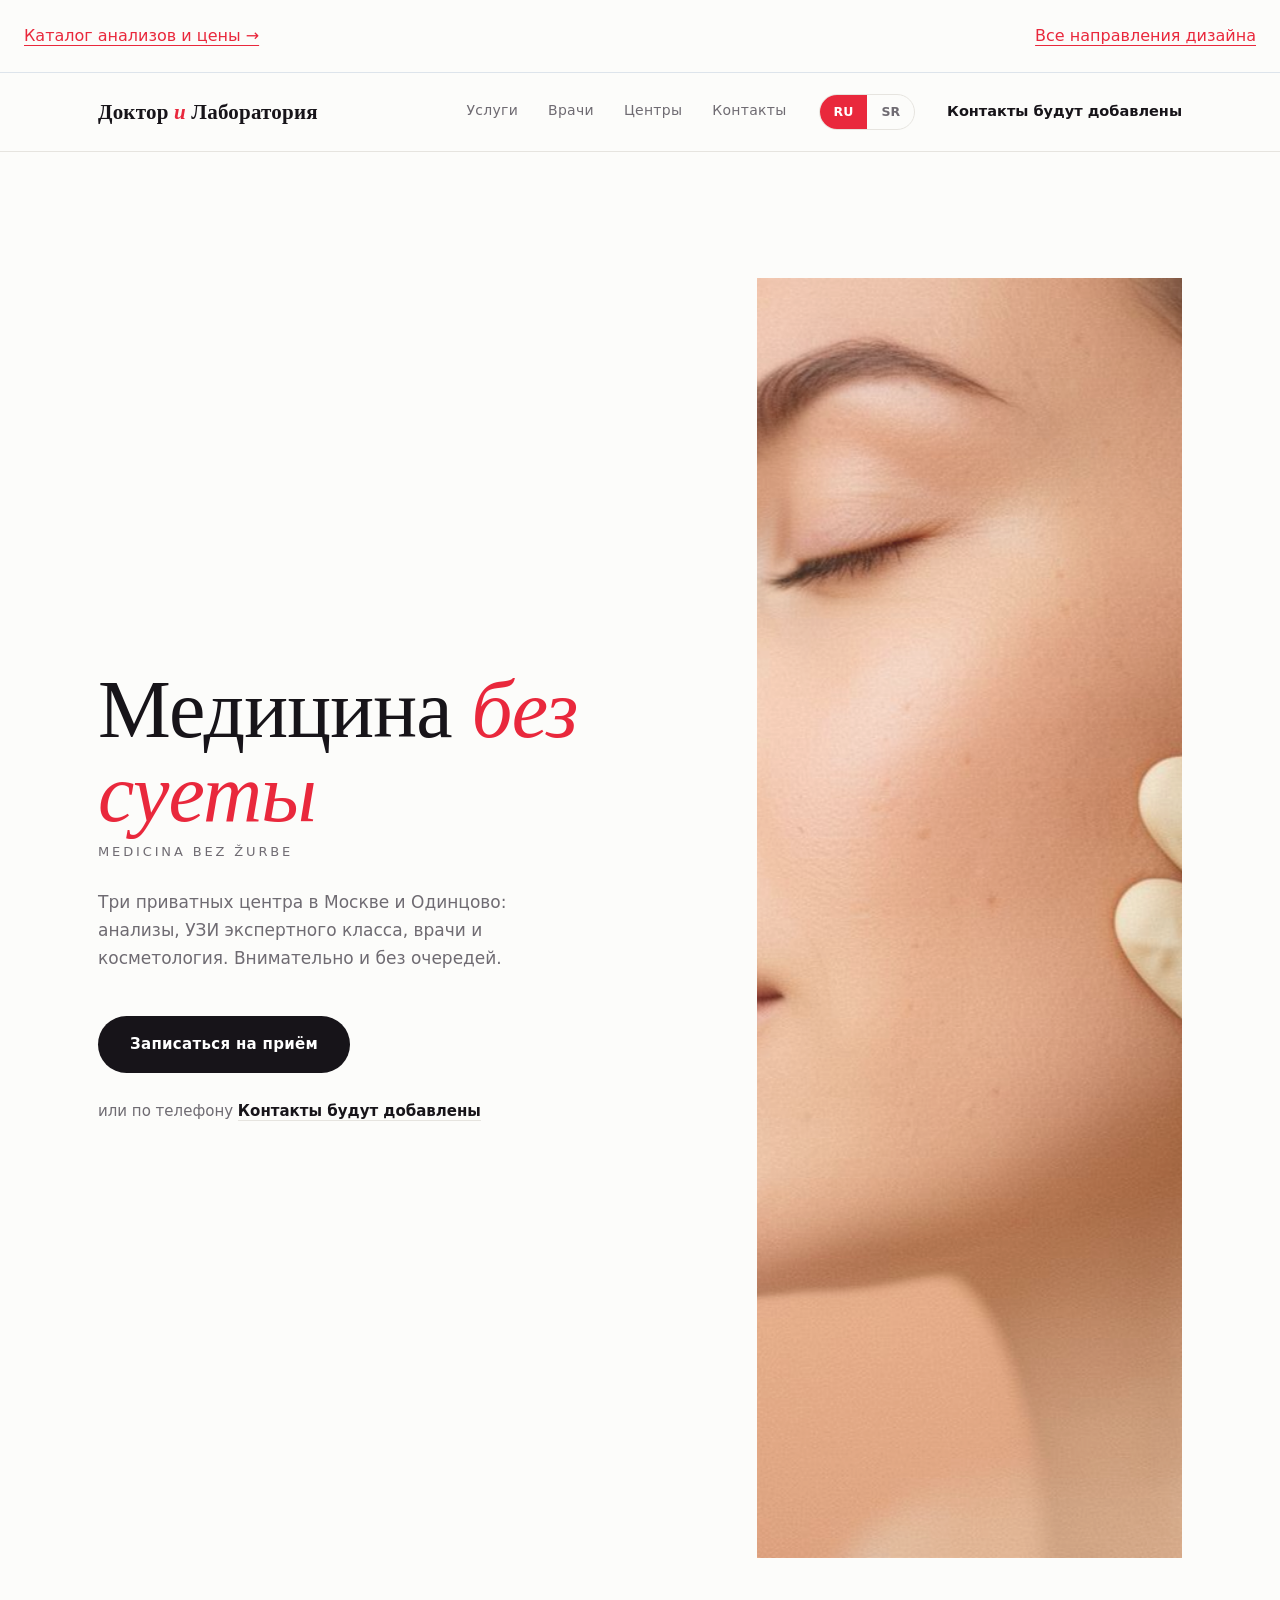
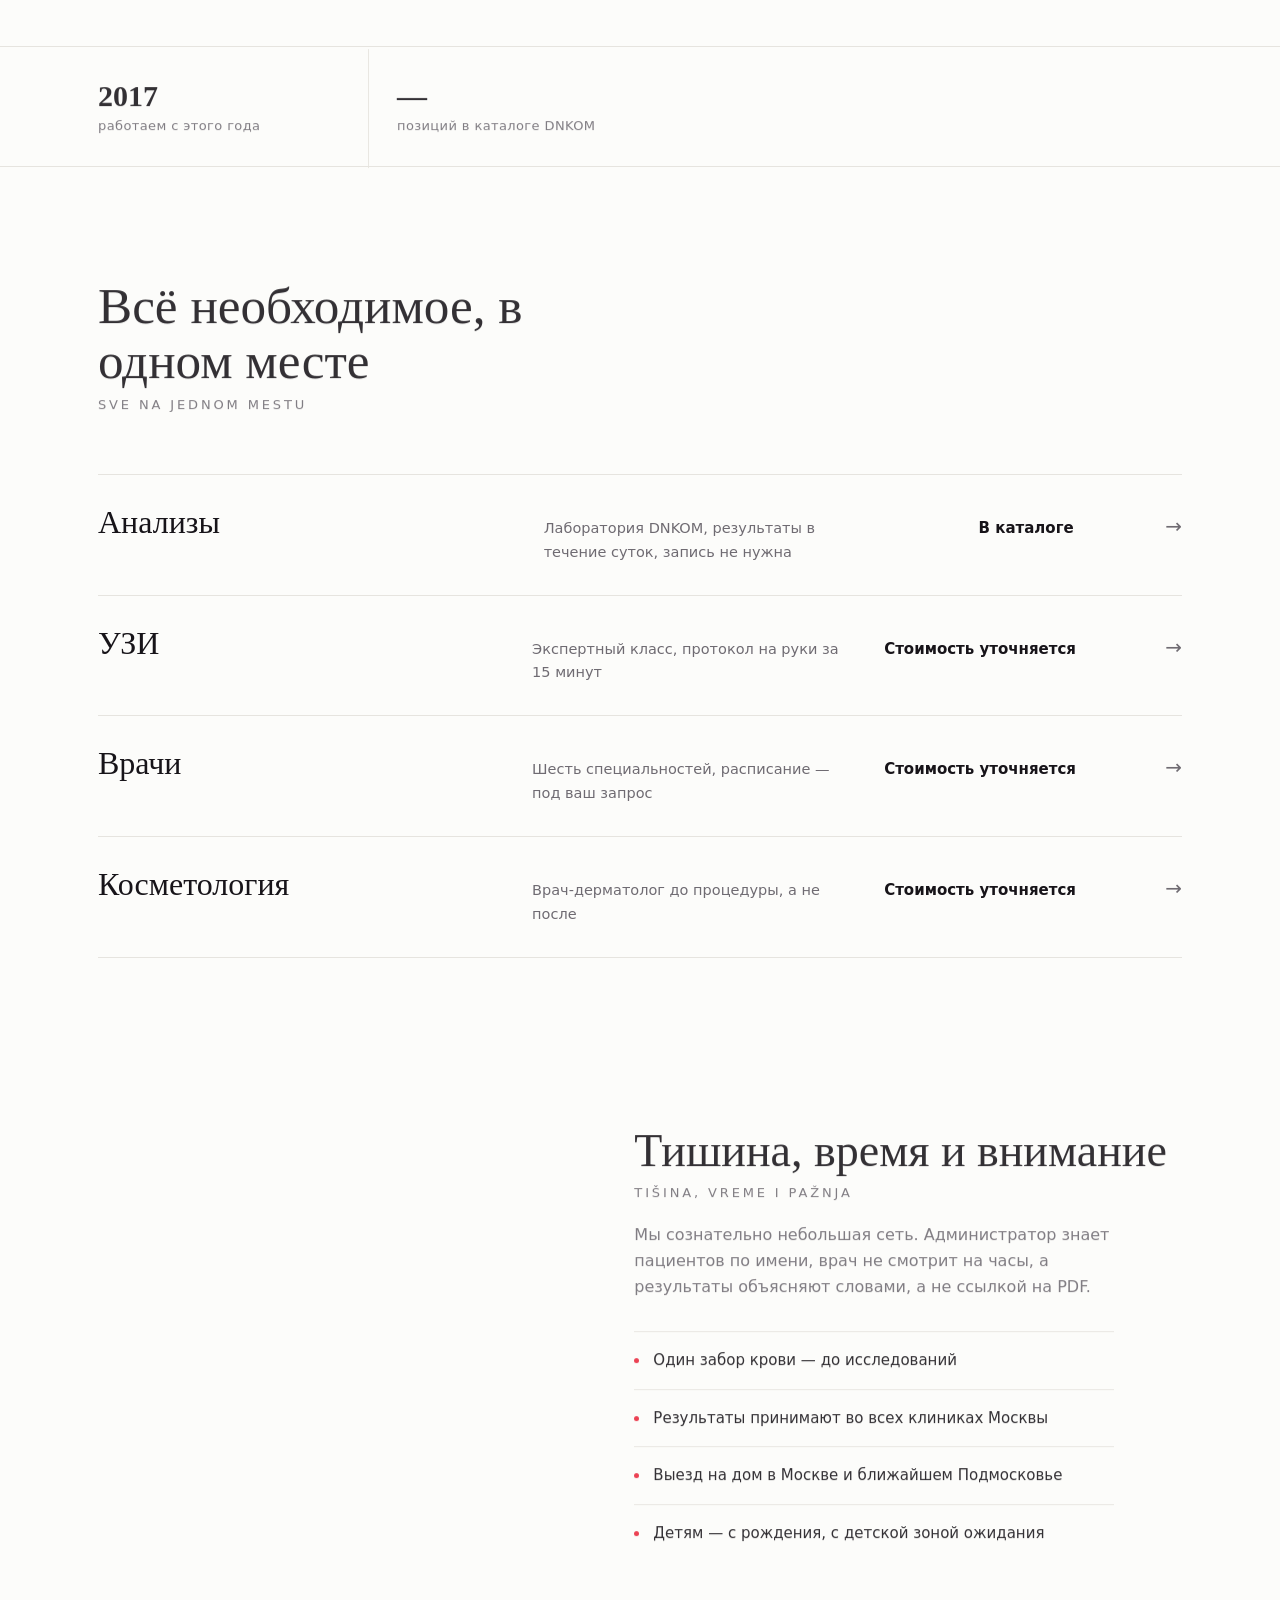
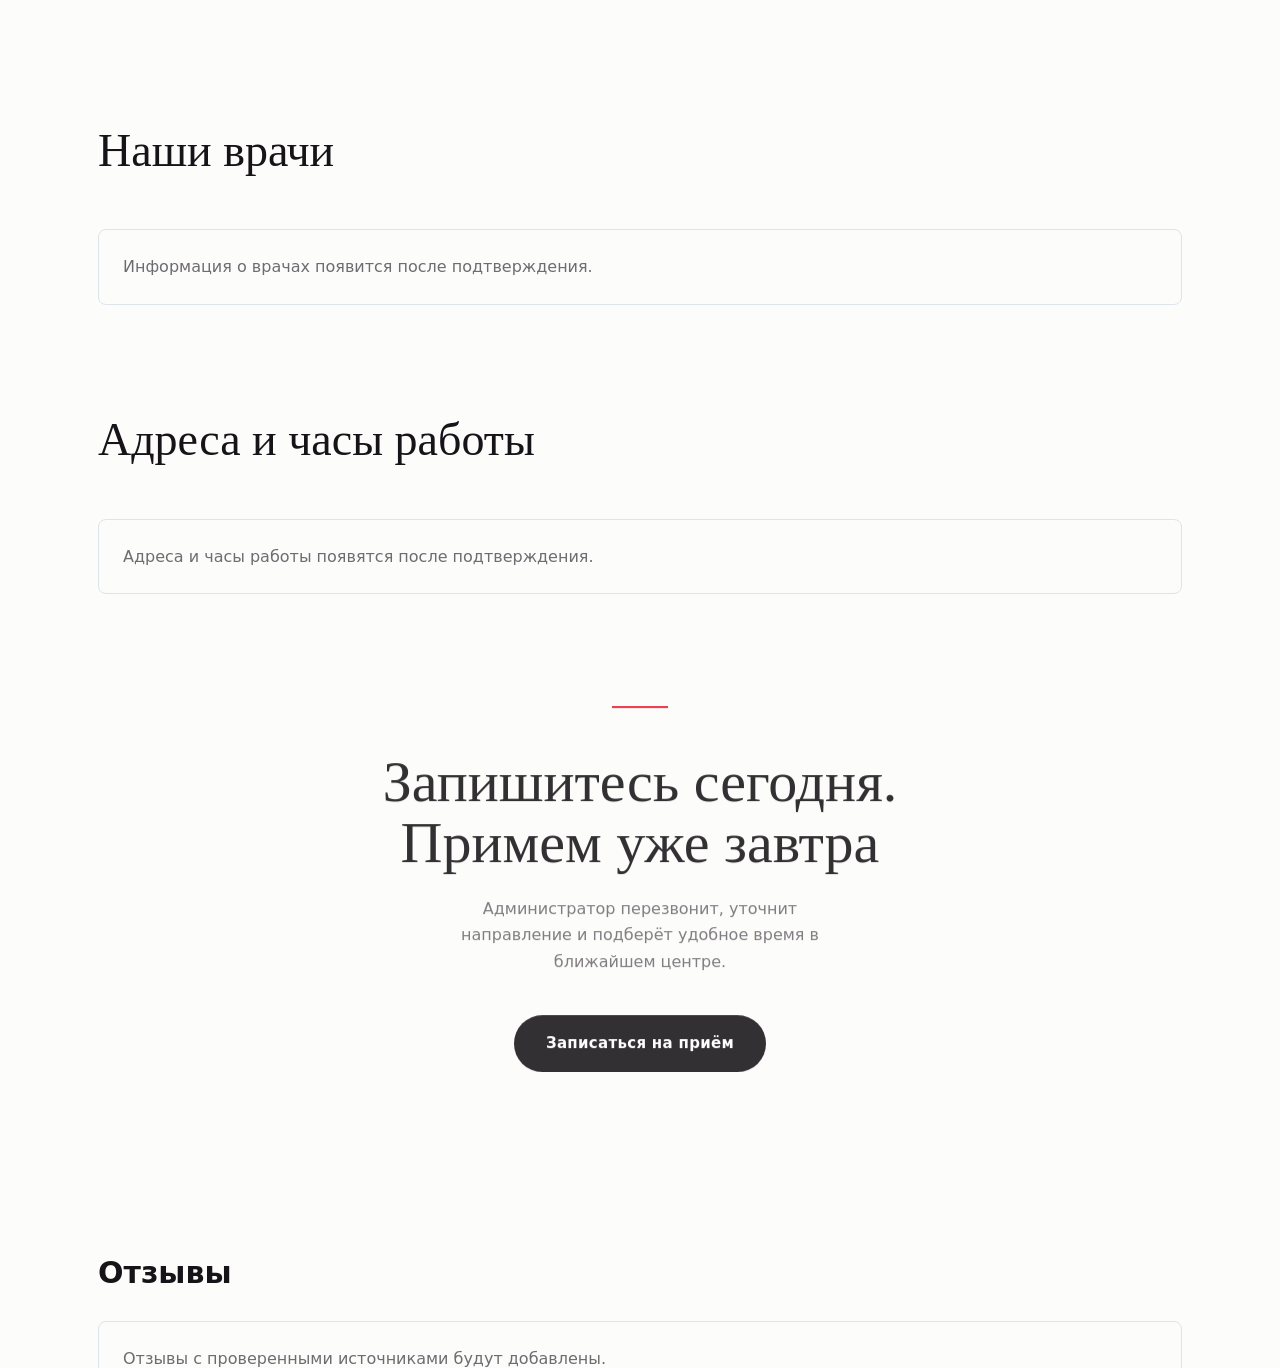
<file: 04-private/index.html>
<!doctype html><html lang="ru"><meta charset="utf-8"><meta name="viewport" content="width=device-width,initial-scale=1"><meta http-equiv="refresh" content="0;url=../variants/04-private/index.html"><title>Доктор и Лаборатория</title><a href="../variants/04-private/index.html">Открыть сайт</a></html>
</file>
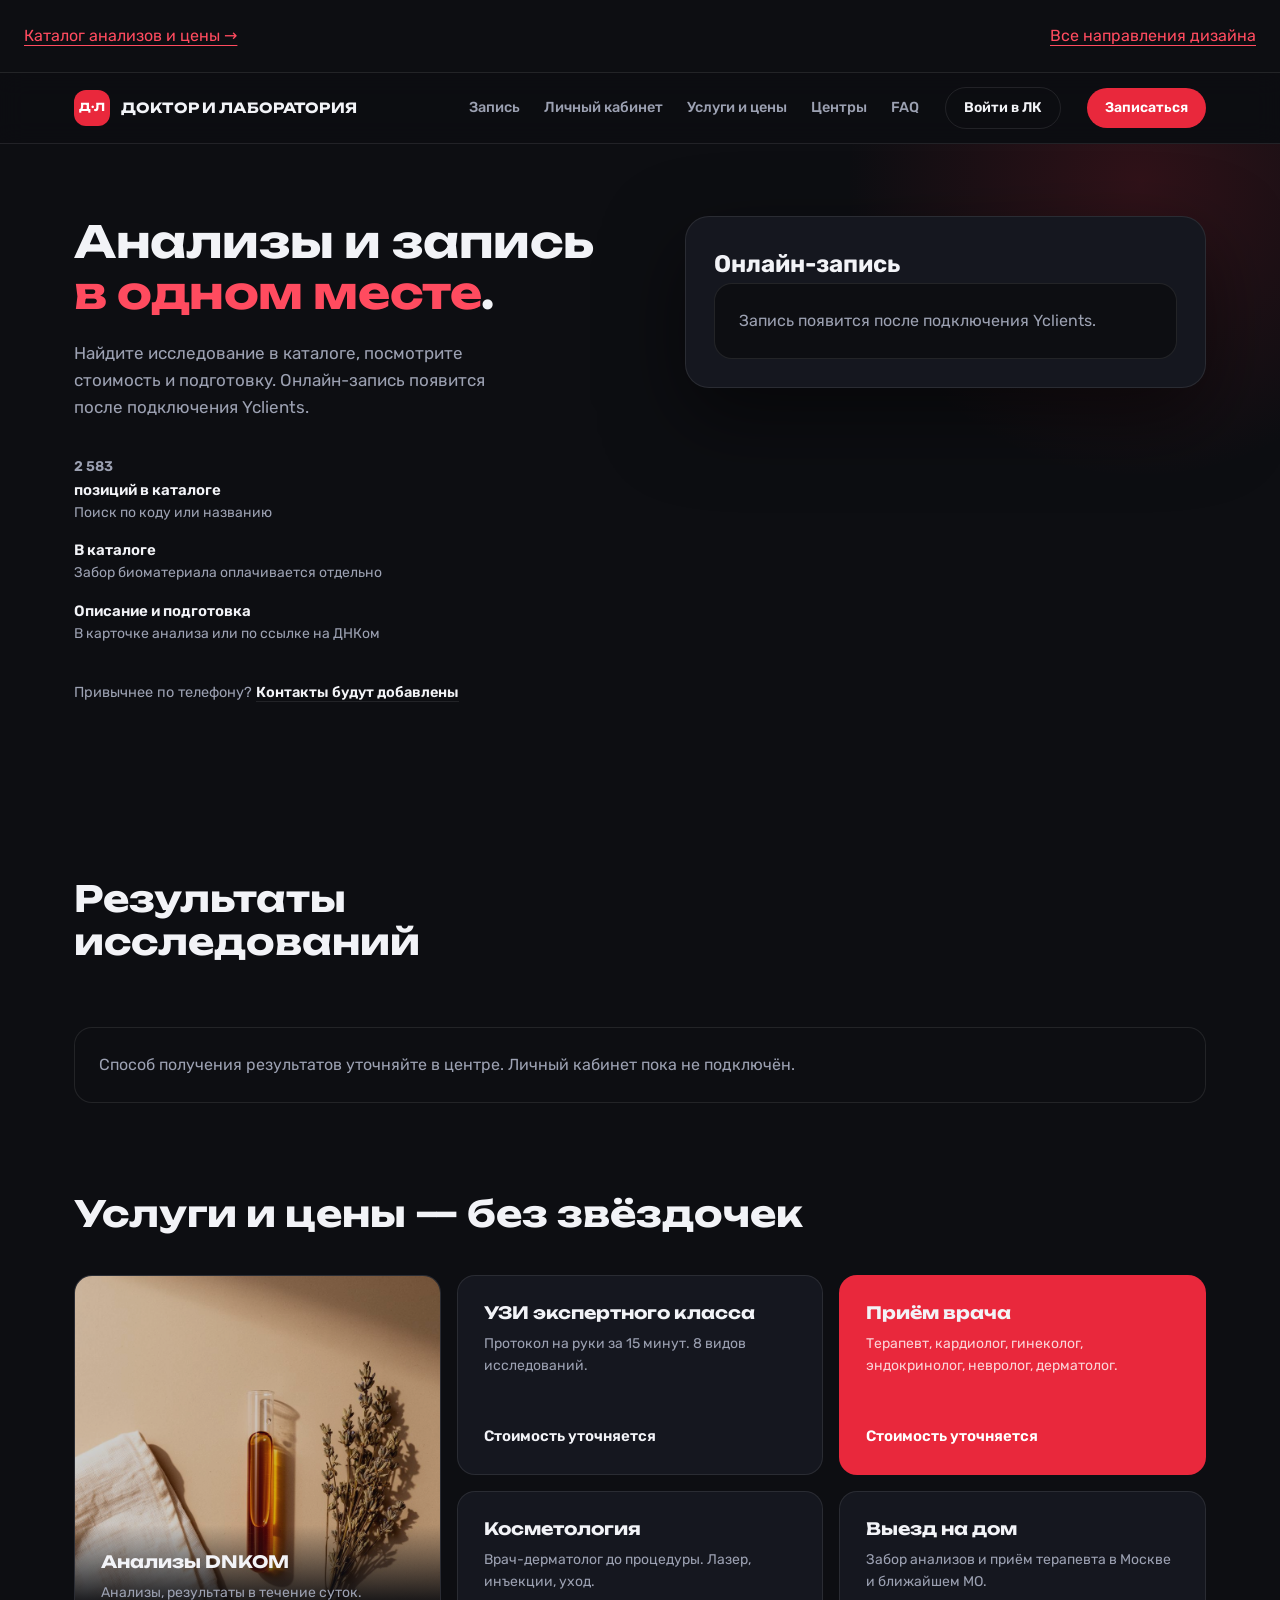
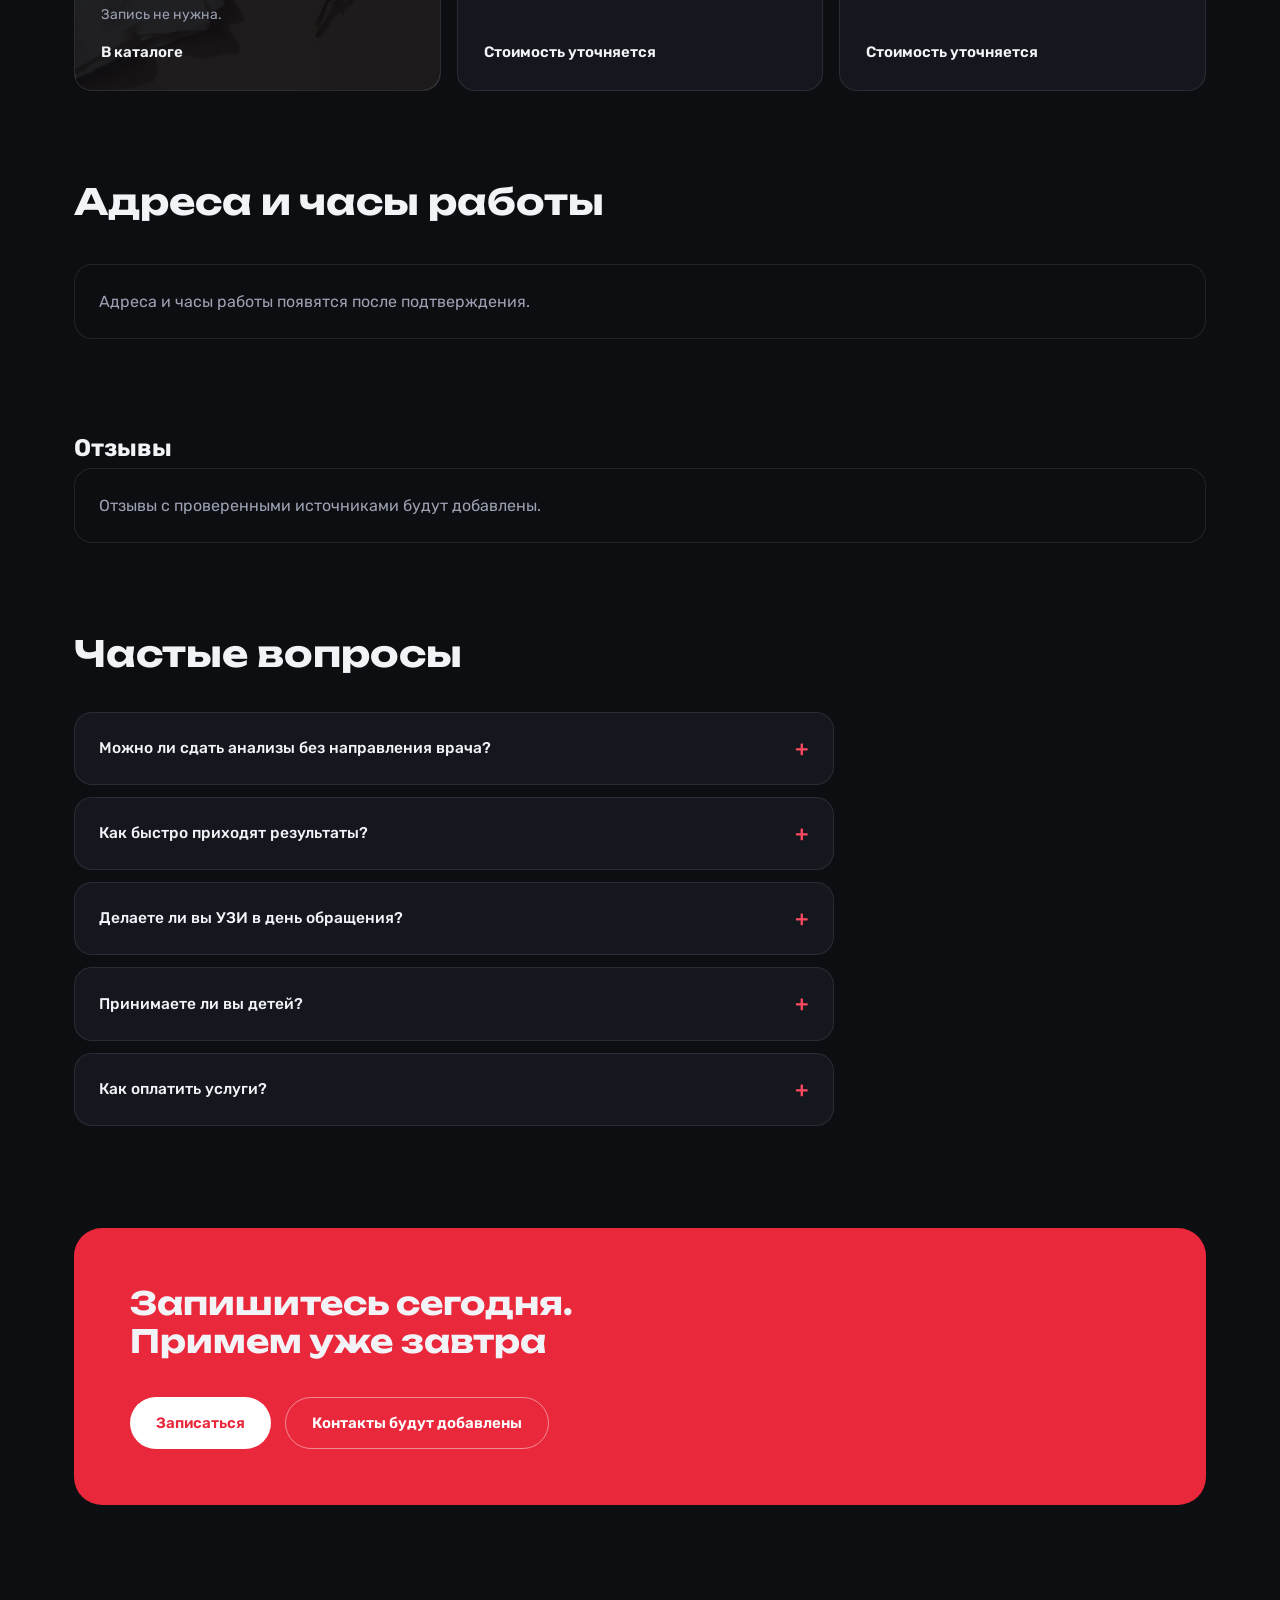
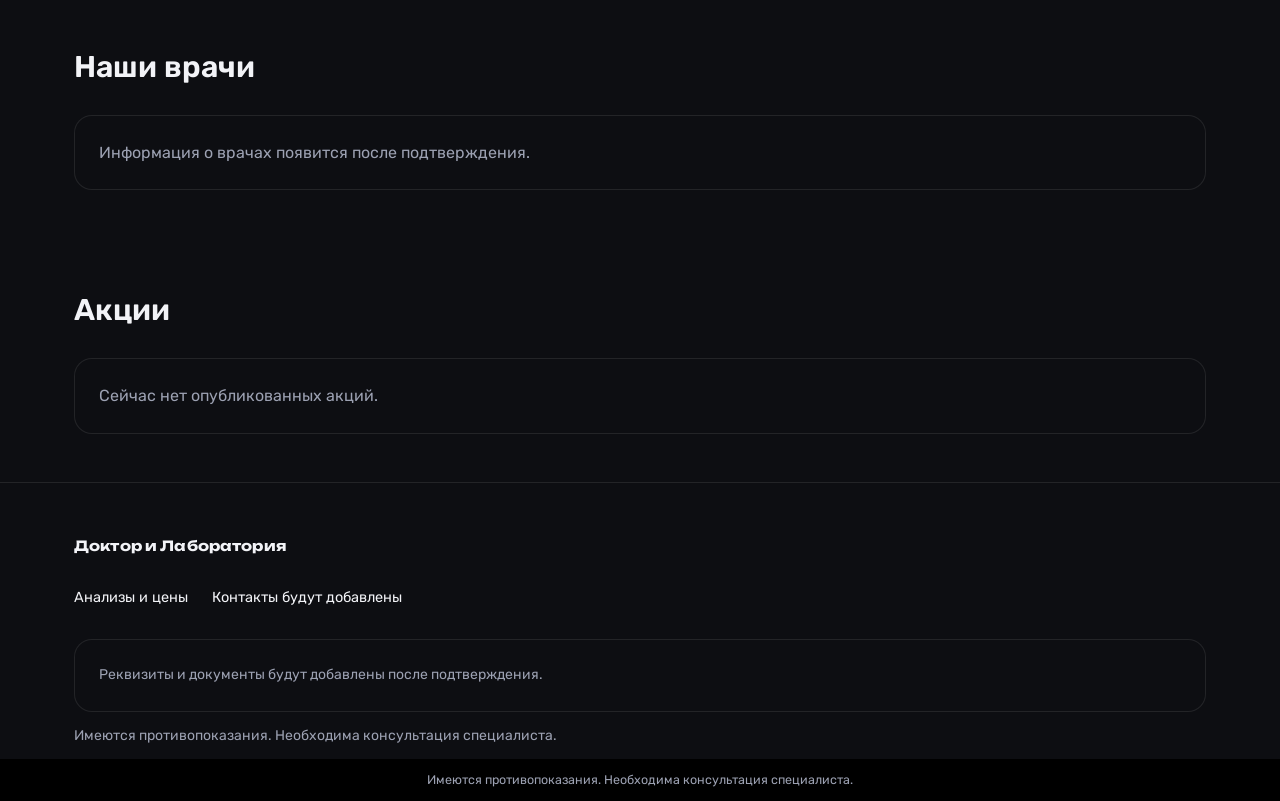
<file: 05-digital/index.html>
<!doctype html><html lang="ru"><meta charset="utf-8"><meta name="viewport" content="width=device-width,initial-scale=1"><meta http-equiv="refresh" content="0;url=../variants/05-digital/index.html"><title>Доктор и Лаборатория</title><a href="../variants/05-digital/index.html">Открыть сайт</a></html>
</file>
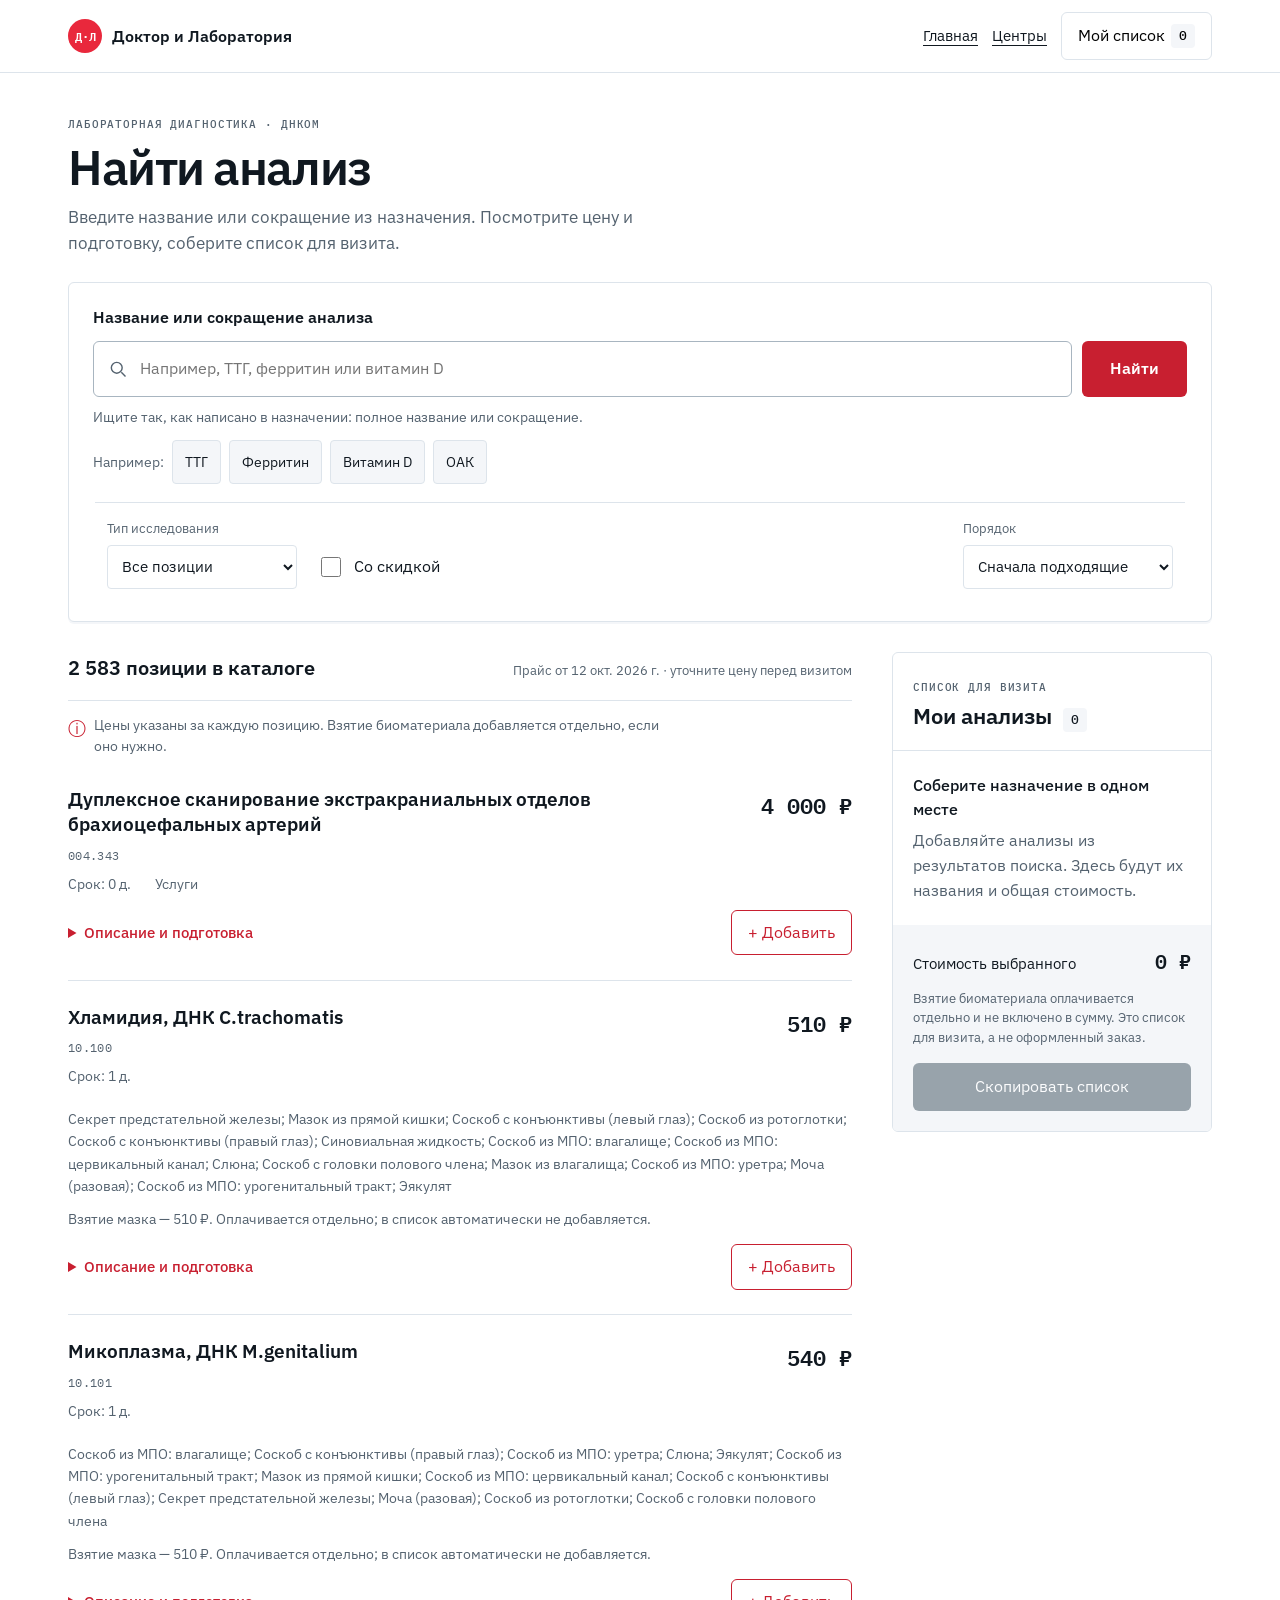
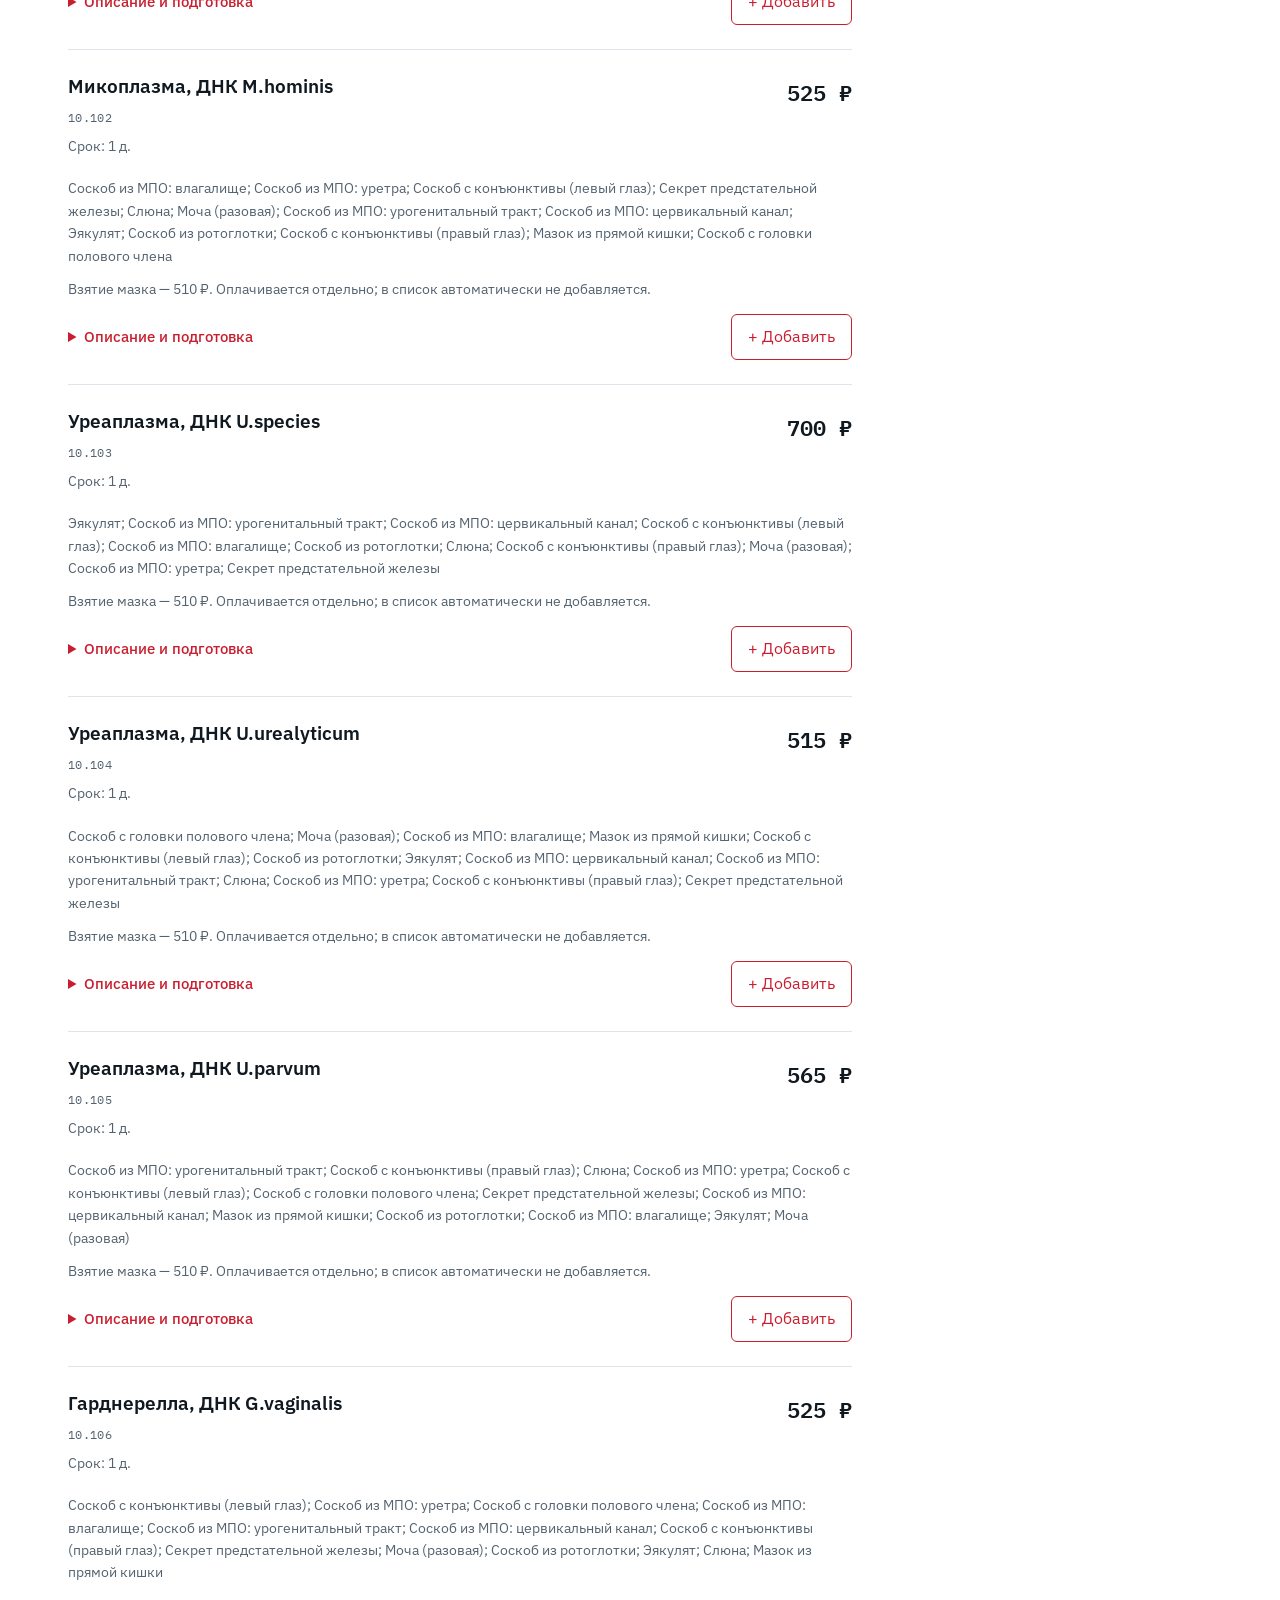
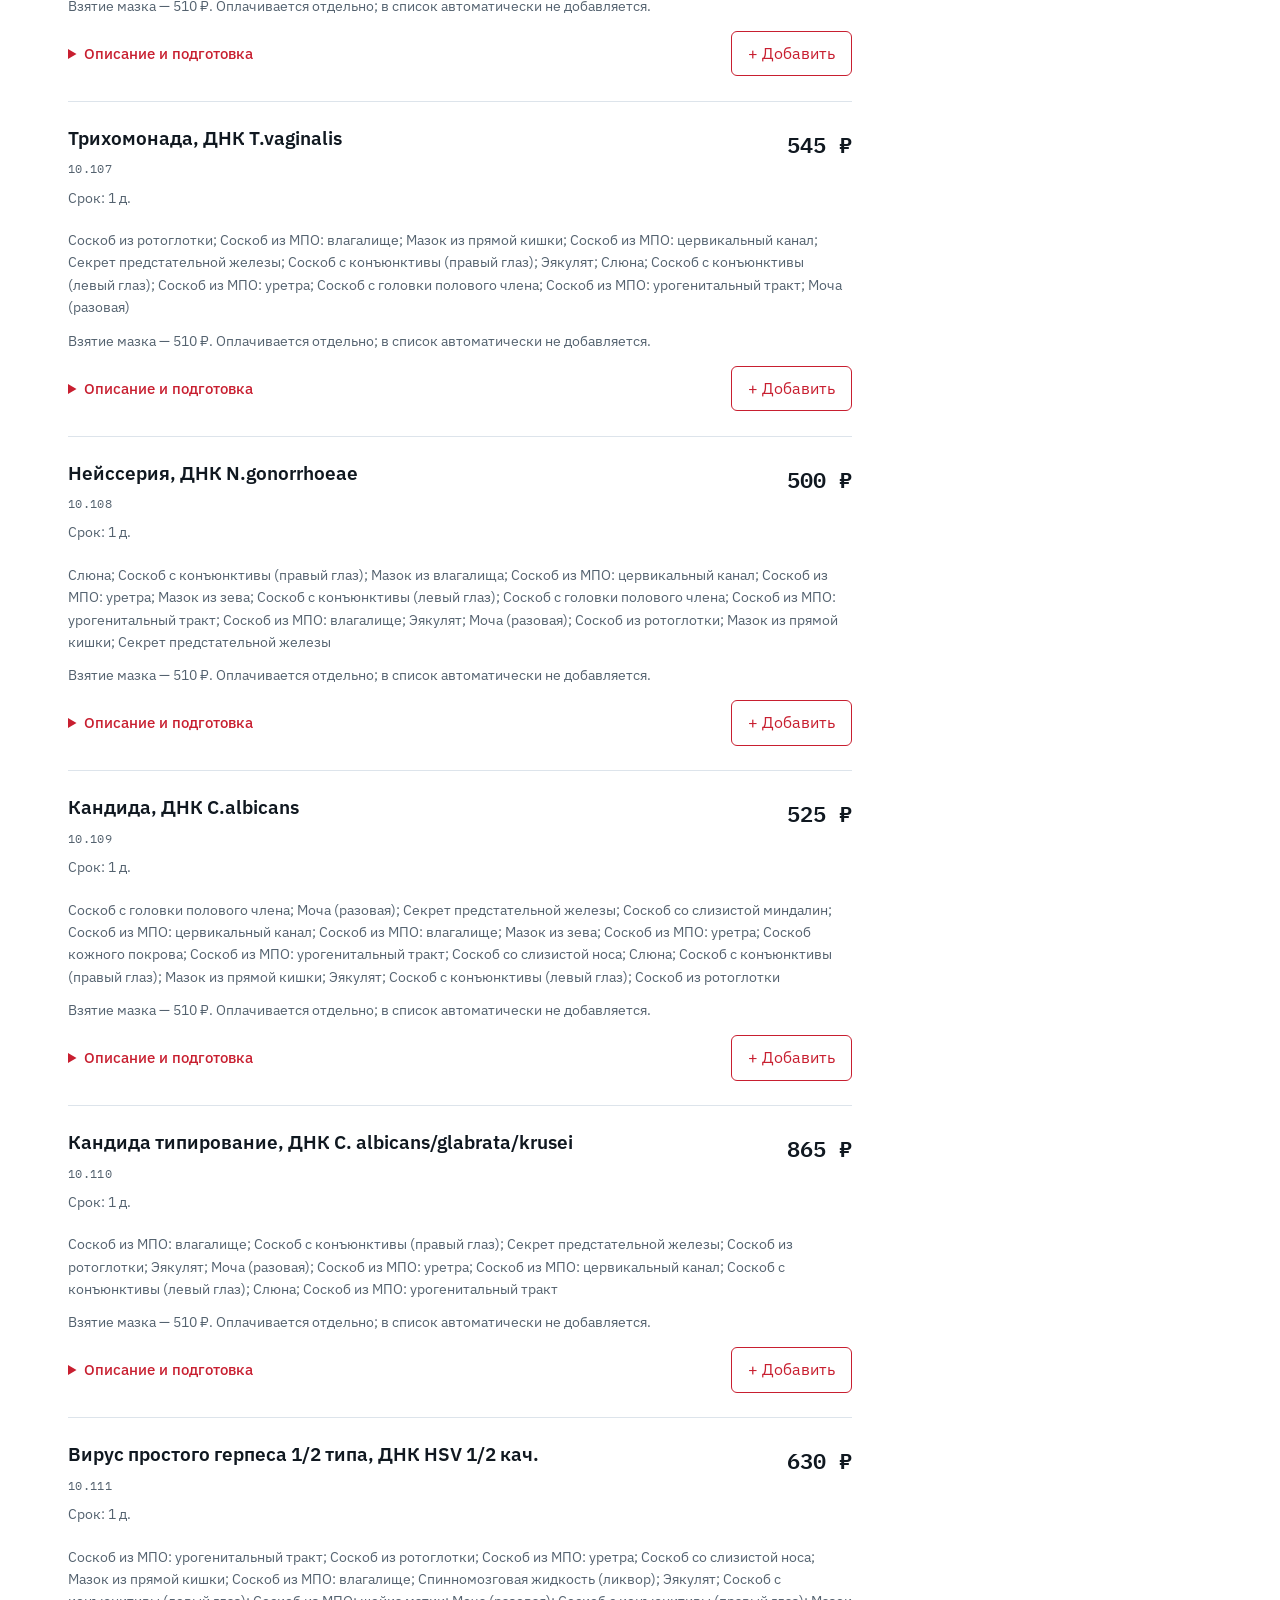
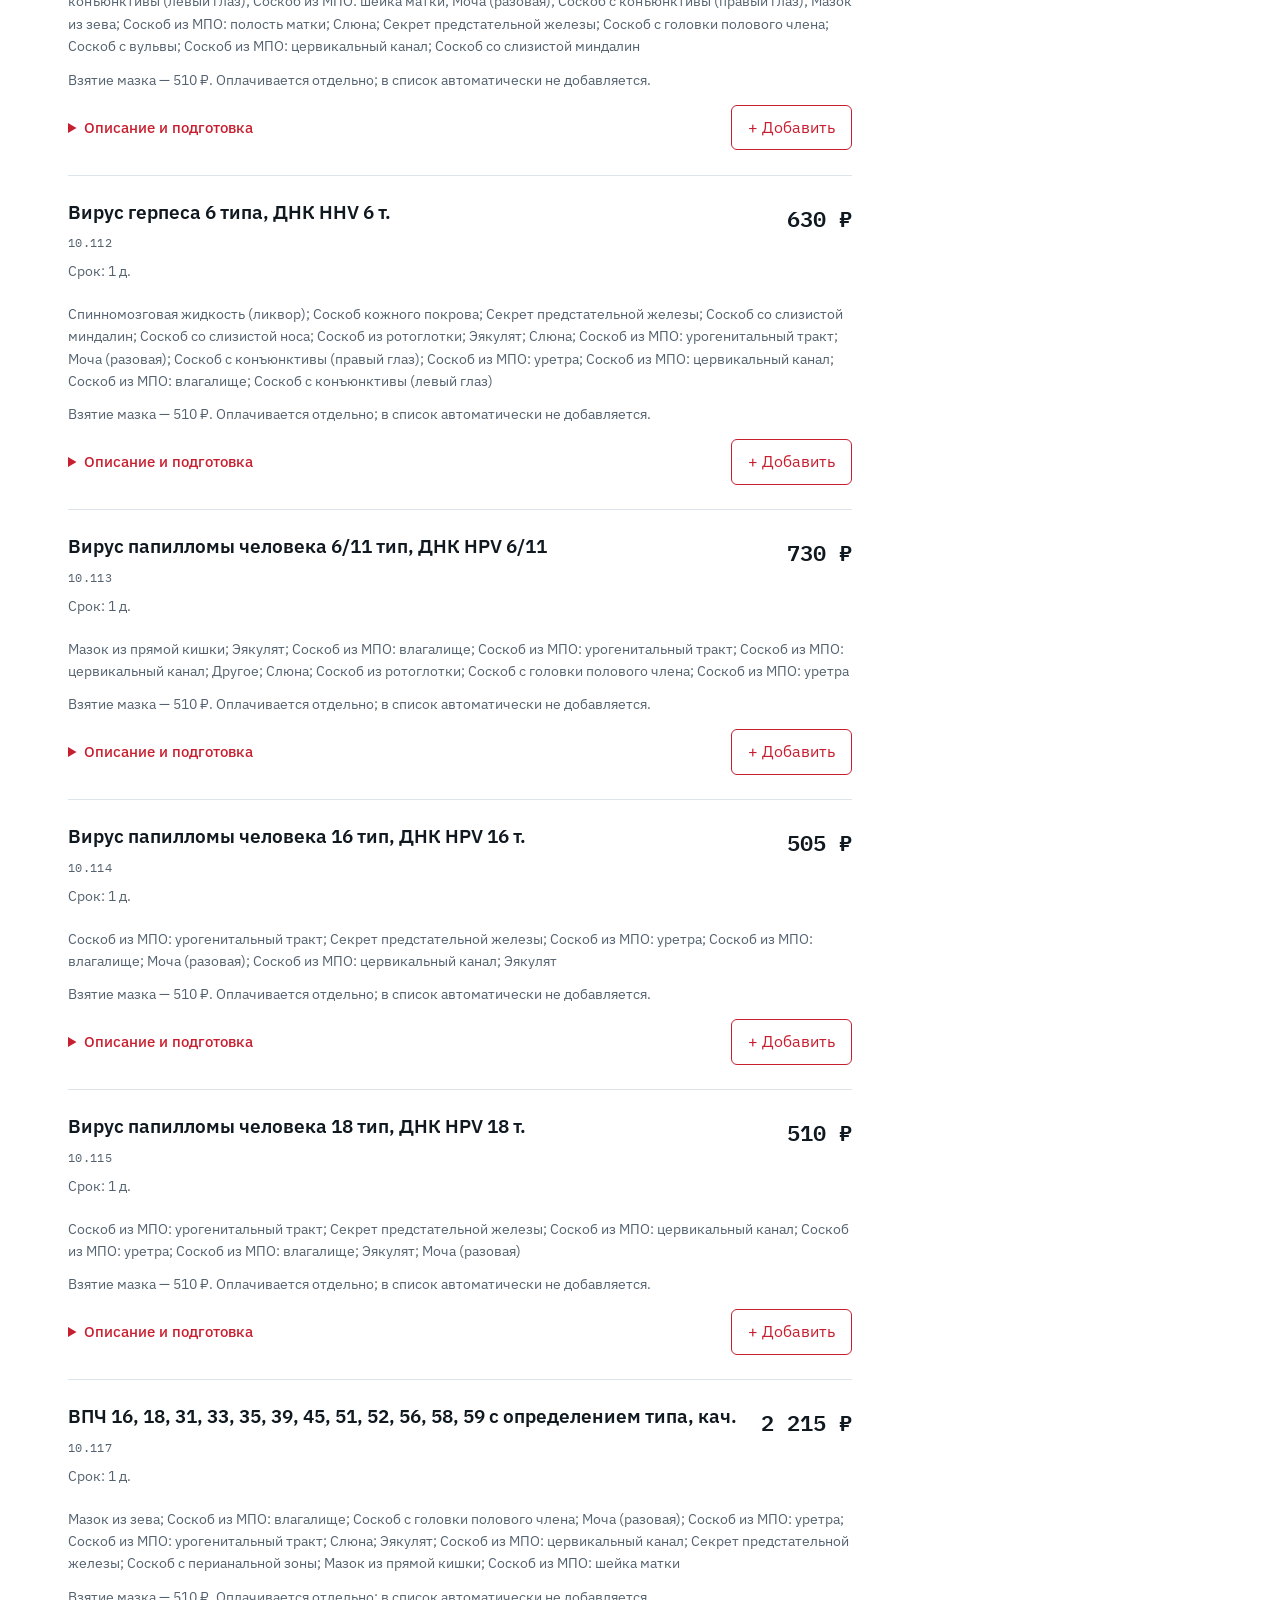
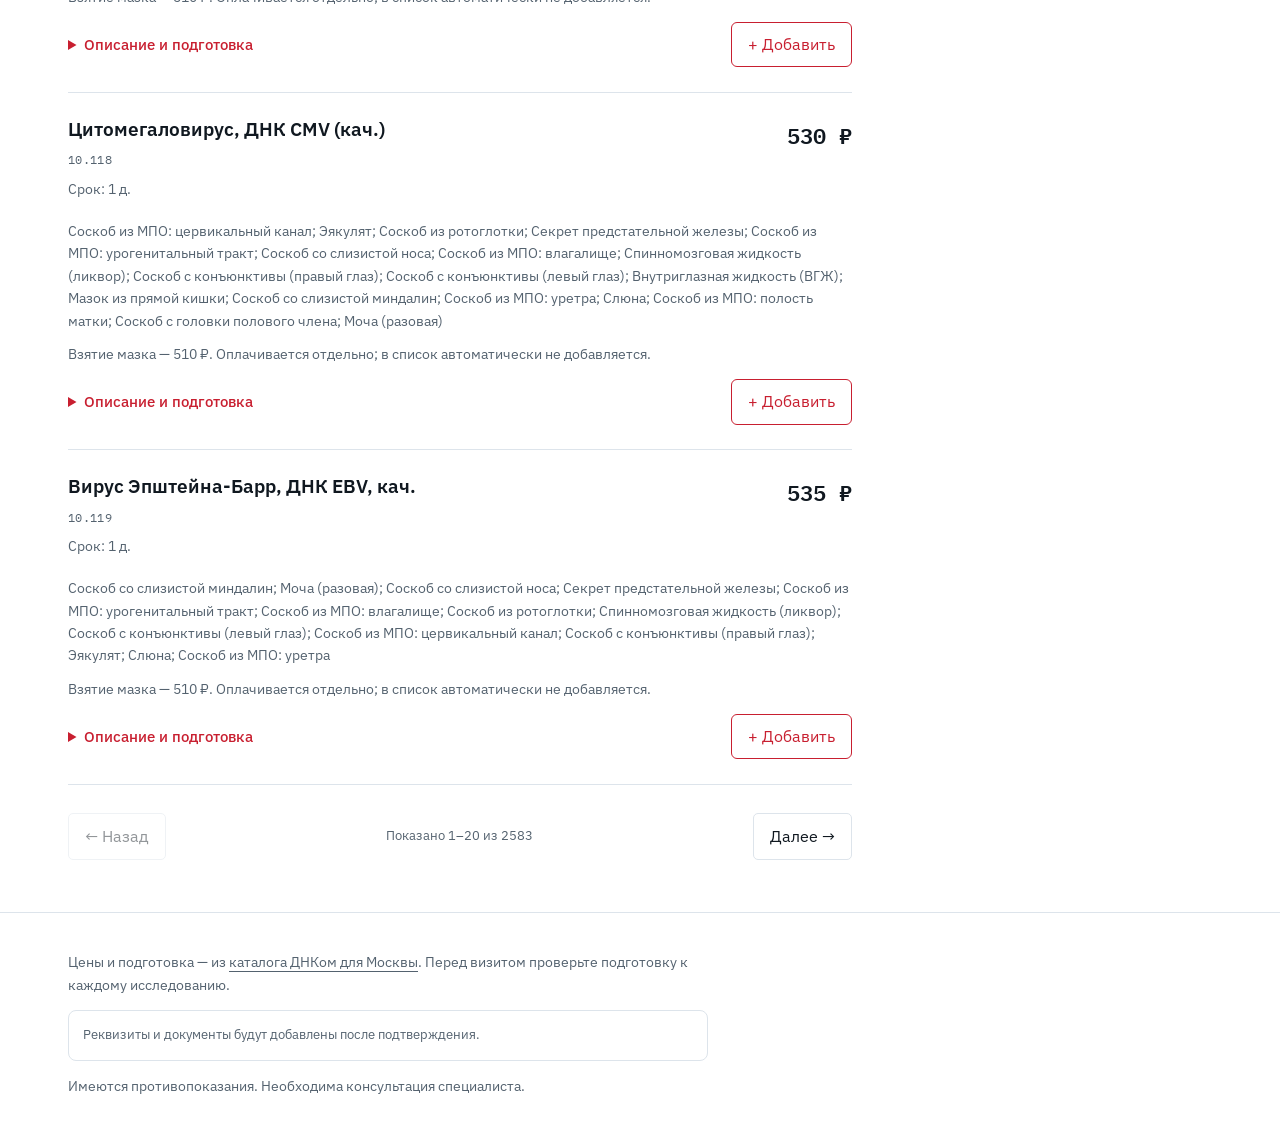
<file: analyses/index.html>
<!doctype html>
<html lang="ru"><head>
<meta charset="utf-8"><meta name="viewport" content="width=device-width,initial-scale=1">
<title>Найти анализ — Доктор и Лаборатория</title>
<meta name="description" content="Поиск анализов по названию и сокращению. Цены, скидки, подготовка и список анализов для визита.">
<link rel="preconnect" href="https://fonts.googleapis.com"><link rel="preconnect" href="https://fonts.gstatic.com" crossorigin>
<link href="https://fonts.googleapis.com/css2?family=IBM+Plex+Sans:wght@400;500;600;700&family=IBM+Plex+Mono:wght@400;500;600&display=swap" rel="stylesheet">
<link rel="stylesheet" href="../site/data.css"><link rel="stylesheet" href="../site/search.css">
<script src="../site/search.js" defer></script><script src="../site/catalog.js" defer></script><script src="../site/data.js" defer></script>
</head><body data-catalog-page data-primary-design="lab">
<a class="dl-skip" href="#catalog-search">Перейти к поиску</a>
<header class="dl-catalog-header"><div class="dl-catalog-shell"><a class="dl-catalog-brand" href="../"><span aria-hidden="true">Д·Л</span><span class="dl-brand-name">Доктор и Лаборатория</span></a><nav aria-label="Основная навигация"><a href="../">Главная</a><a href="../#centers">Центры</a><button class="dl-header-list" type="button" data-open-selection disabled>Мой список <span data-selected-count>0</span></button></nav></div></header>
<main class="dl-catalog-shell" data-analyses-catalog>
<div class="dl-catalog-intro"><div class="dl-catalog-eyebrow">Лабораторная диагностика · ДНКом</div><h1>Найти анализ</h1><p>Введите название или сокращение из назначения. Посмотрите цену и подготовку, соберите список для визита.</p></div>
<section class="dl-catalog-tools" id="catalog-search" aria-label="Поиск и фильтры">
<form role="search" action="./" method="get"><label class="dl-search-label" for="analysis-search">Название или сокращение анализа</label><div class="dl-search-row"><div class="dl-input-wrap"><svg viewBox="0 0 24 24" aria-hidden="true"><circle cx="10.5" cy="10.5" r="6.5"/><path d="m16 16 5 5"/></svg><input id="analysis-search" name="q" data-analysis-search type="search" placeholder="Например, ТТГ, ферритин или витамин D" autocomplete="off" maxlength="200" aria-describedby="search-help"><button type="button" class="dl-clear-query" data-clear-query aria-label="Очистить поисковый запрос" hidden>×</button></div><button class="dl-search-submit" type="submit">Найти</button></div></form>
<p id="search-help" class="dl-search-help">Ищите так, как написано в назначении: полное название или сокращение.</p>
<div class="dl-query-examples"><span>Например:</span><button type="button" disabled data-query="ТТГ">ТТГ</button><button type="button" disabled data-query="Ферритин">Ферритин</button><button type="button" disabled data-query="Витамин D">Витамин D</button><button type="button" disabled data-query="ОАК">ОАК</button></div>
<fieldset class="dl-search-filters" data-search-controls disabled><legend class="dl-visually-hidden">Фильтры и сортировка</legend><label>Тип исследования<select data-kind-filter aria-label="Тип исследования"><option value="all">Все позиции</option><option value="tests">Отдельные анализы</option><option value="profiles">Комплексы</option></select></label><label class="dl-filter"><input type="checkbox" data-discount-filter>Со скидкой</label><label class="dl-sort">Порядок<select data-sort aria-label="Порядок результатов"><option value="relevance">Сначала подходящие</option><option value="price-asc">Сначала дешевле</option><option value="name">По алфавиту</option></select></label><button class="dl-reset" type="button" data-reset-filters hidden>Сбросить всё</button></fieldset>
</section>
<div class="dl-catalog-layout"><section class="dl-results" aria-labelledby="results-title">
<div class="dl-results-heading"><h2 id="results-title" data-result-count aria-live="polite">Загружаем каталог…</h2><p data-analysis-status>Загружаем цены</p></div>
<p class="dl-sampling-note"><span aria-hidden="true">ⓘ</span> Цены указаны за каждую позицию. Взятие биоматериала добавляется отдельно, если оно нужно.</p>
<p class="dl-suggestion" data-query-suggestion hidden></p><p class="dl-content-note" data-discount-status hidden></p>
<div data-analysis-list aria-label="Найденные анализы" aria-busy="true"><div class="dl-loading" role="status"><span class="dl-loading-mark" aria-hidden="true"></span><p>Загружаем названия, цены и подготовку…</p></div></div>
<nav class="dl-pagination" aria-label="Страницы каталога"><button type="button" data-page-prev disabled>← Назад</button><span data-page-label></span><button type="button" data-page-next disabled>Далее →</button></nav>
</section>
<aside class="dl-selection-panel" aria-labelledby="selection-title"><div class="dl-selection-head"><span class="dl-catalog-eyebrow">Список для визита</span><h2 id="selection-title">Мои анализы <span data-selected-count>0</span></h2></div><div data-selection-list></div><div class="dl-selection-summary"><div><span data-total-label>Стоимость выбранного</span><strong data-selection-total>0 ₽</strong></div><p data-selection-note>Взятие биоматериала оплачивается отдельно. Это список для визита, а не оформленный заказ.</p><button type="button" class="dl-copy-list" data-copy-list disabled>Скопировать список</button><button type="button" class="dl-clear-list" data-clear-selection disabled>Очистить список</button><p class="dl-selection-feedback" data-selection-feedback role="status"></p></div></aside>
</div>
<noscript><p class="dl-nonscript">Для поиска в каталоге включите JavaScript. <a href="https://results.dnkom.ru/pricelist/moskva">Открыть прайс ДНКома</a>.</p></noscript>
<p class="dl-visually-hidden" data-catalog-announcement role="status" aria-live="polite"></p>
</main>
<footer class="dl-catalog-footer"><div class="dl-catalog-shell"><p>Цены и подготовка — из <a href="https://results.dnkom.ru/pricelist/moskva" target="_blank" rel="noopener noreferrer">каталога ДНКом для Москвы</a>. Перед визитом проверьте подготовку к каждому исследованию.</p><div data-managed-legal></div><p>Имеются противопоказания. Необходима консультация специалиста.</p></div></footer>
<div class="dl-mobile-selection"><button type="button" data-open-selection disabled><span>Мой список <b data-selected-count>0</b></span><strong data-selection-total>0 ₽</strong><span aria-hidden="true">→</span></button></div>
<dialog class="dl-selection-dialog" data-selection-dialog aria-labelledby="mobile-selection-title"><div class="dl-dialog-head"><h2 id="mobile-selection-title">Мои анализы <span data-selected-count>0</span></h2><button type="button" data-close-selection aria-label="Закрыть список анализов">×</button></div><div data-selection-list></div><div class="dl-selection-summary"><div><span data-total-label>Стоимость выбранного</span><strong data-selection-total>0 ₽</strong></div><p data-selection-note>Взятие биоматериала оплачивается отдельно. Это список для визита, а не оформленный заказ.</p><button type="button" class="dl-copy-list" data-copy-list disabled>Скопировать список</button><button type="button" class="dl-clear-list" data-clear-selection disabled>Очистить список</button><p class="dl-selection-feedback" data-selection-feedback role="status"></p></div></dialog>
</body></html>
</file>
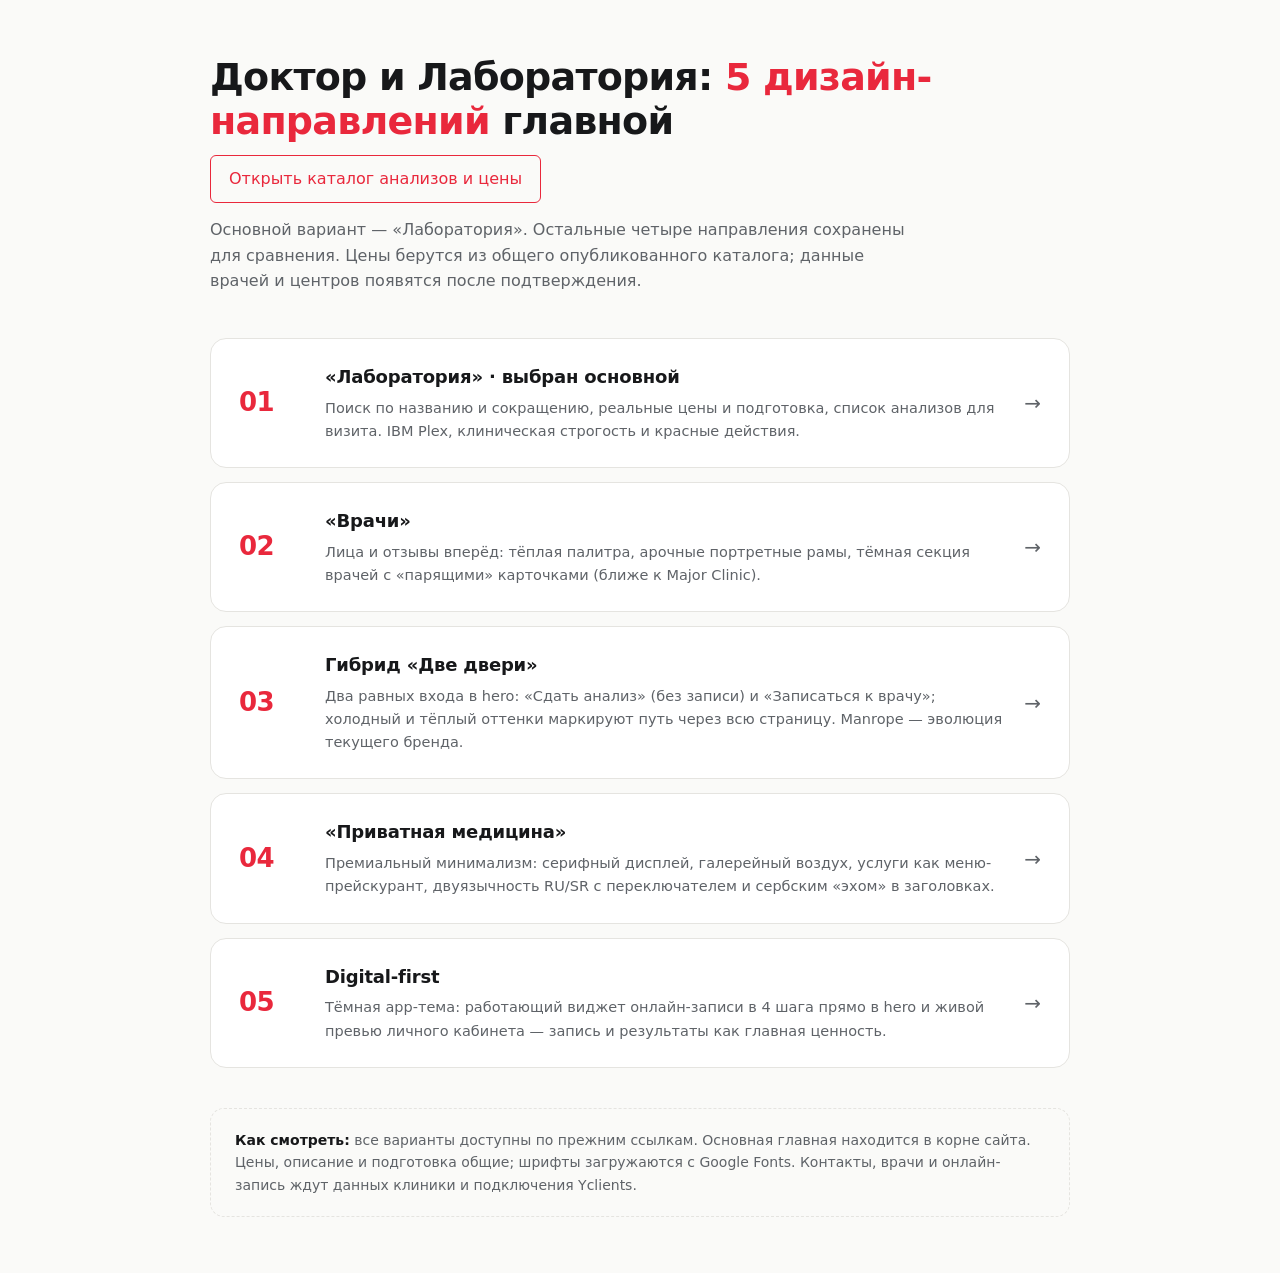
<file: variants/index.html>
<!DOCTYPE html>

<html lang="ru">
<head>
<meta charset="utf-8"/>
<meta content="width=device-width, initial-scale=1" name="viewport"/>
<title>Доктор и Лаборатория — 5 дизайн-направлений главной страницы</title>
<style>
:root{
  --bg:#FAFAF8; --ink:#17181A; --muted:#5F6368; --border:#E5E4E0;
  --red:#E9283C; --red-dark:#C81F30;
}
*{margin:0;padding:0;box-sizing:border-box}
body{font-family:system-ui,-apple-system,"Segoe UI",sans-serif;background:var(--bg);color:var(--ink);line-height:1.6;font-size:16px;padding:56px 24px}
.wrap{max-width:860px;margin:0 auto}
h1{font-size:clamp(26px,4vw,38px);letter-spacing:-.02em;line-height:1.15}
h1 em{font-style:normal;color:var(--red)}
.lead{margin-top:14px;color:var(--muted);max-width:44rem}
.list{margin-top:44px;display:grid;gap:14px}
.item{display:grid;grid-template-columns:64px 1fr auto;gap:22px;align-items:center;background:#fff;border:1px solid var(--border);border-radius:16px;padding:24px 28px;text-decoration:none;color:inherit;transition:transform .15s,box-shadow .15s,border-color .15s}
.item:hover{transform:translateY(-2px);box-shadow:0 12px 40px rgba(23,24,26,.08);border-color:#CFCECA}
.item__num{font-size:26px;font-weight:800;letter-spacing:-.02em;color:var(--red)}
.item__name{font-weight:700;font-size:18px;letter-spacing:-.01em}
.item__desc{margin-top:5px;font-size:14.5px;color:var(--muted)}
.item__go{font-size:20px;color:var(--muted)}
.item:hover .item__go{color:var(--red)}
.note{margin-top:40px;padding:20px 24px;border:1px dashed var(--border);border-radius:14px;font-size:14px;color:var(--muted)}
.note b{color:var(--ink)}
@media(max-width:640px){.item{grid-template-columns:44px 1fr;gap:14px}.item__go{display:none}}
</style>
<link href="../site/data.css" rel="stylesheet"/></head>
<body>
<div class="wrap">
<h1>Доктор и Лаборатория: <em>5 дизайн-направлений</em> главной</h1><a class="dl-content-button" href="../analyses/">Открыть каталог анализов и цены</a>
<p class="lead">Основной вариант — «Лаборатория». Остальные четыре направления сохранены для сравнения. Цены берутся из общего опубликованного каталога; данные врачей и центров появятся после подтверждения.</p>
<div class="list">
<a class="item" href="./01-lab/index.html">
<span class="item__num">01</span>
<span>
<span class="item__name">«Лаборатория» · выбран основной</span>
<span class="item__desc" style="display:block">Поиск по названию и сокращению, реальные цены и подготовка, список анализов для визита. IBM Plex, клиническая строгость и красные действия.</span>
</span>
<span class="item__go">→</span>
</a>
<a class="item" href="./02-doctors/index.html">
<span class="item__num">02</span>
<span>
<span class="item__name">«Врачи»</span>
<span class="item__desc" style="display:block">Лица и отзывы вперёд: тёплая палитра, арочные портретные рамы, тёмная секция врачей с «парящими» карточками (ближе к Major Clinic).</span>
</span>
<span class="item__go">→</span>
</a>
<a class="item" href="./03-hybrid/index.html">
<span class="item__num">03</span>
<span>
<span class="item__name">Гибрид «Две двери»</span>
<span class="item__desc" style="display:block">Два равных входа в hero: «Сдать анализ» (без записи) и «Записаться к врачу»; холодный и тёплый оттенки маркируют путь через всю страницу. Manrope — эволюция текущего бренда.</span>
</span>
<span class="item__go">→</span>
</a>
<a class="item" href="./04-private/index.html">
<span class="item__num">04</span>
<span>
<span class="item__name">«Приватная медицина»</span>
<span class="item__desc" style="display:block">Премиальный минимализм: серифный дисплей, галерейный воздух, услуги как меню-прейскурант, двуязычность RU/SR с переключателем и сербским «эхом» в заголовках.</span>
</span>
<span class="item__go">→</span>
</a>
<a class="item" href="./05-digital/index.html">
<span class="item__num">05</span>
<span>
<span class="item__name">Digital-first</span>
<span class="item__desc" style="display:block">Тёмная app-тема: работающий виджет онлайн-записи в 4 шага прямо в hero и живой превью личного кабинета — запись и результаты как главная ценность.</span>
</span>
<span class="item__go">→</span>
</a>
</div>
<p class="note"><b>Как смотреть:</b> все варианты доступны по прежним ссылкам. Основная главная находится в корне сайта. Цены, описание и подготовка общие; шрифты загружаются с Google Fonts. Контакты, врачи и онлайн-запись ждут данных клиники и подключения Yclients.</p>
</div>
</body>
</html>
</file>
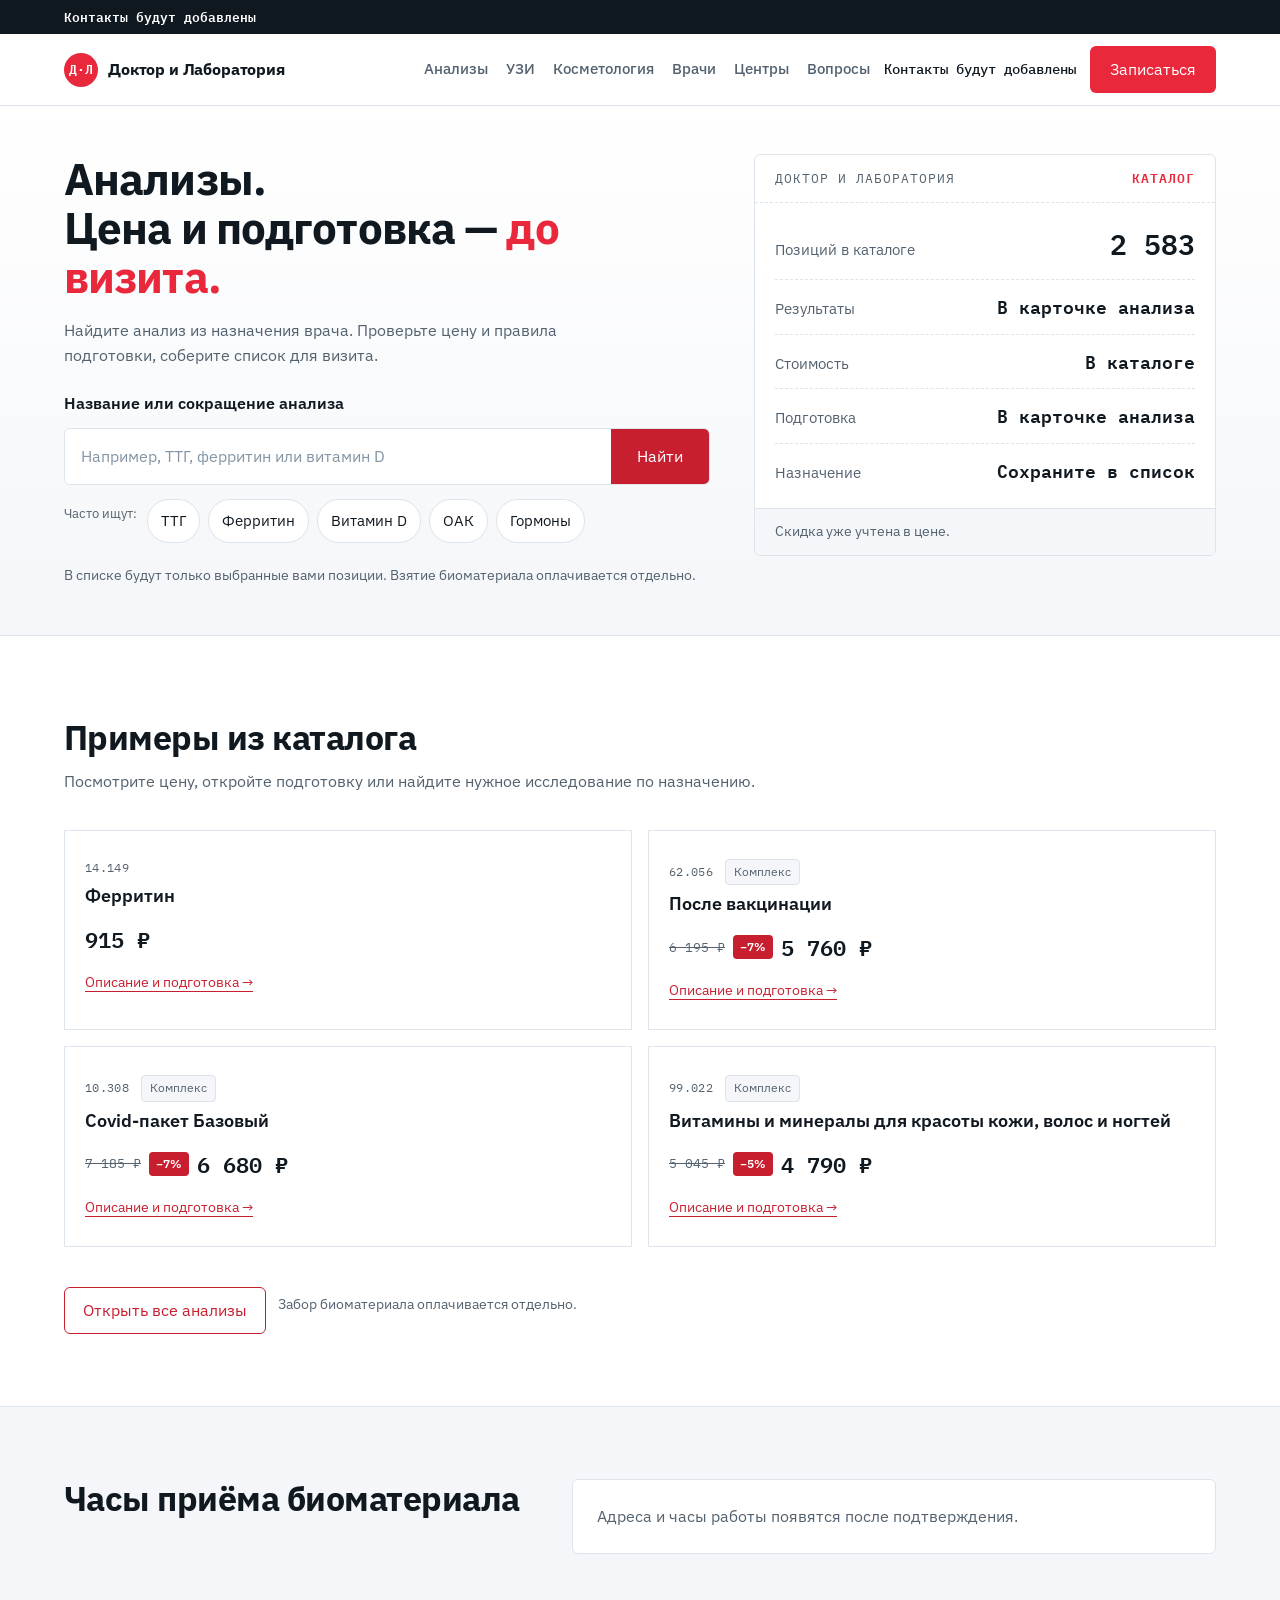
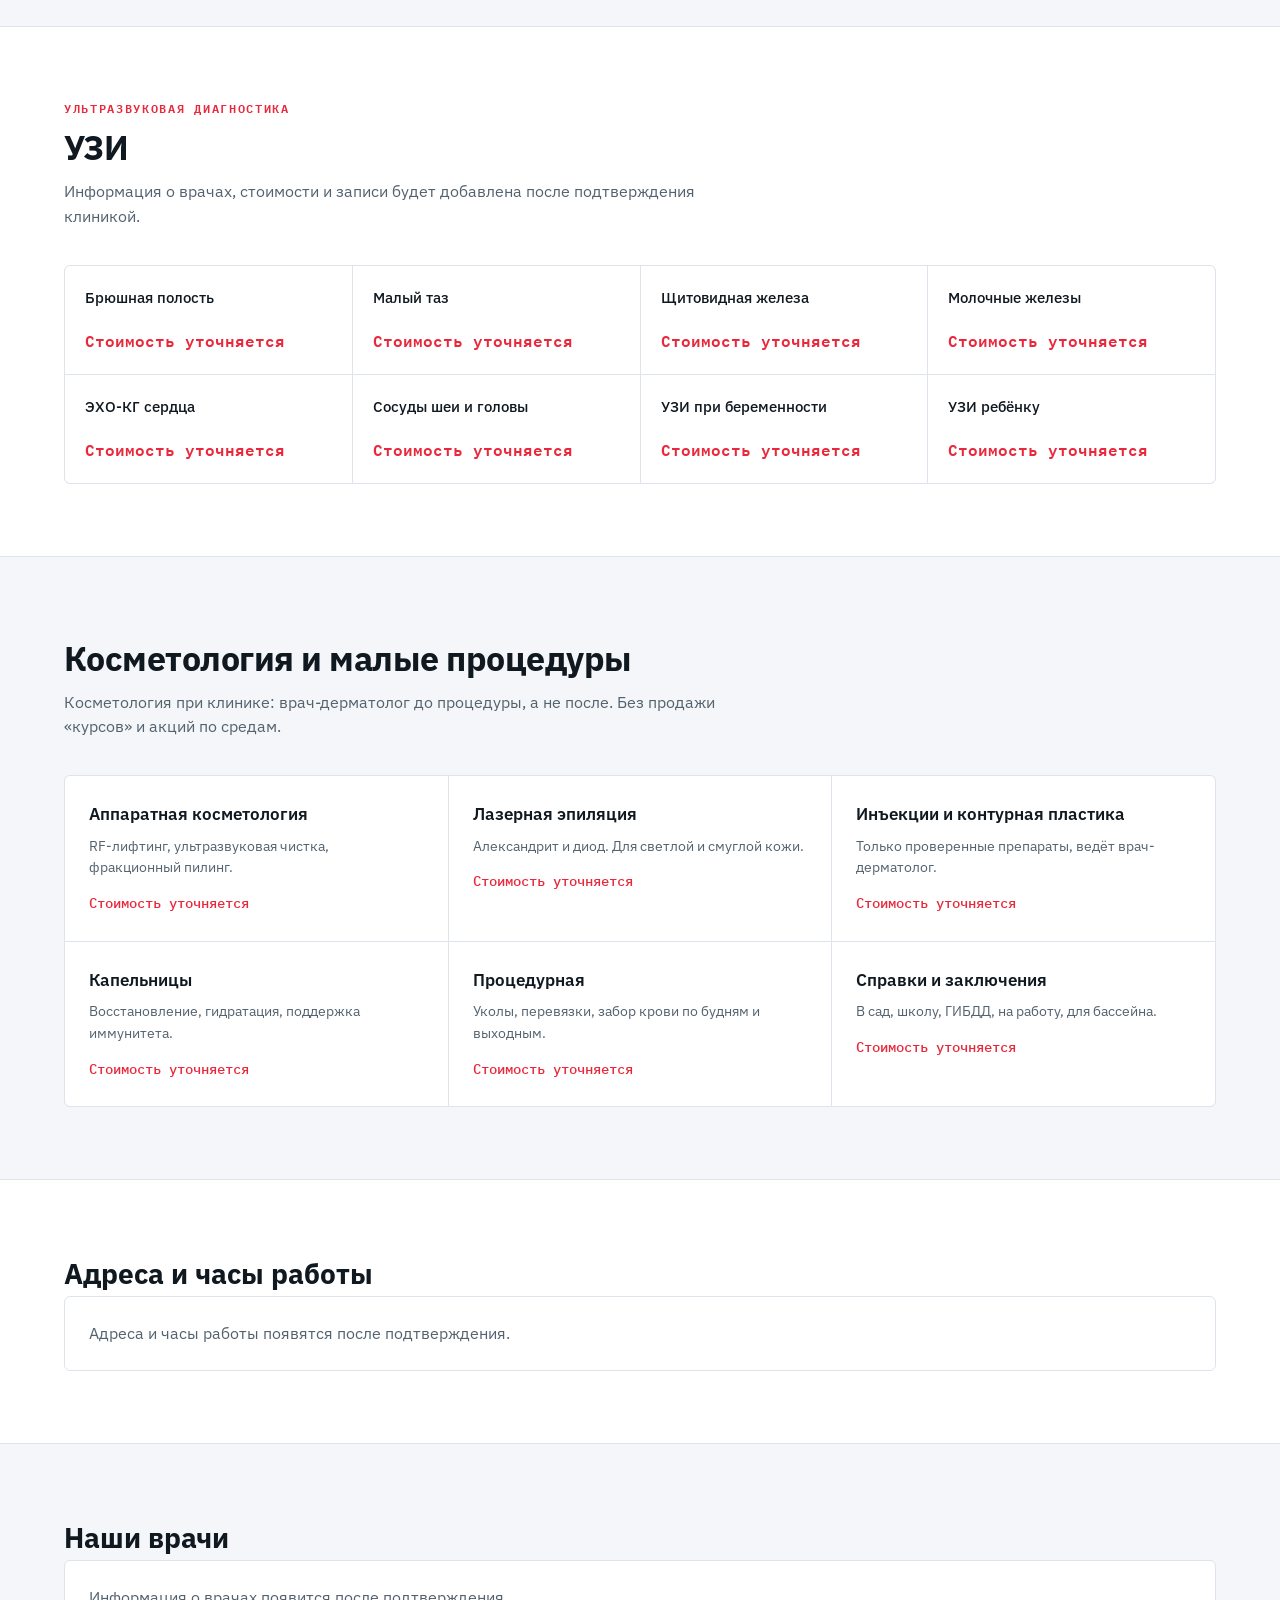
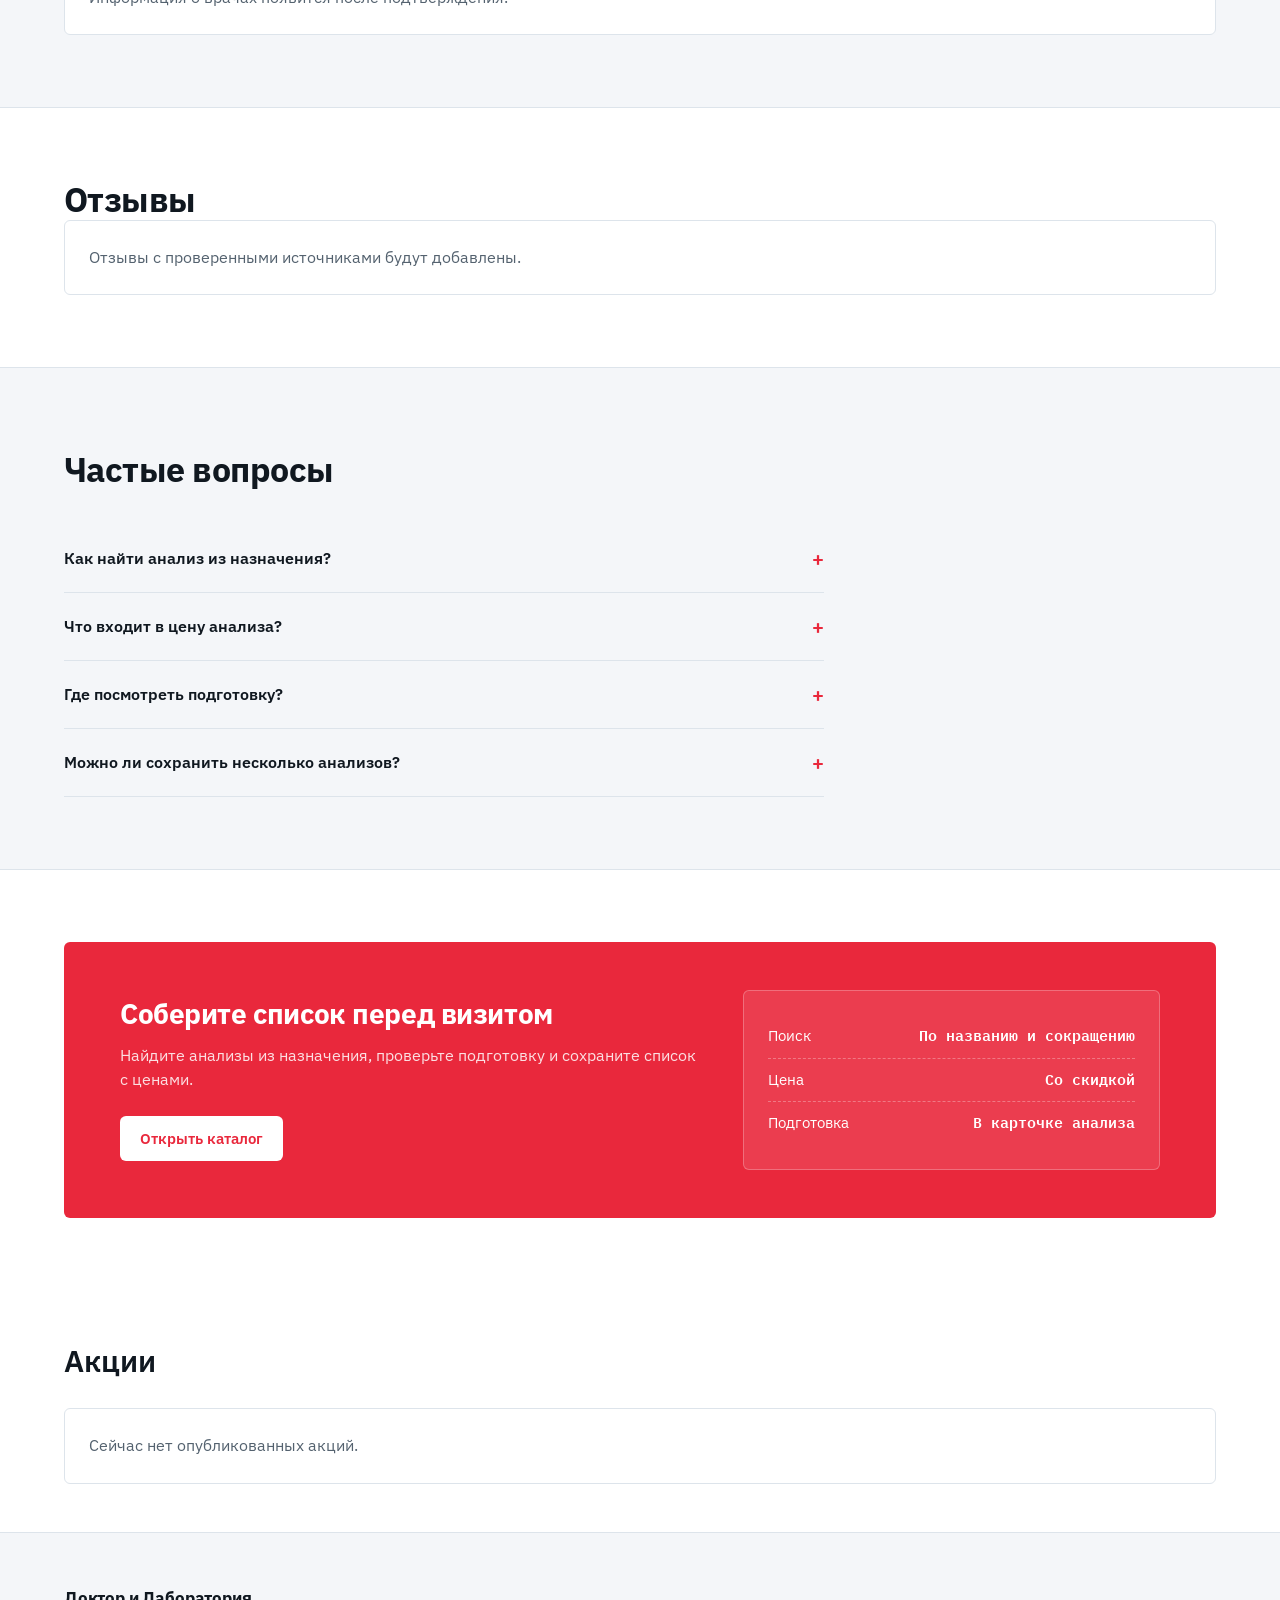
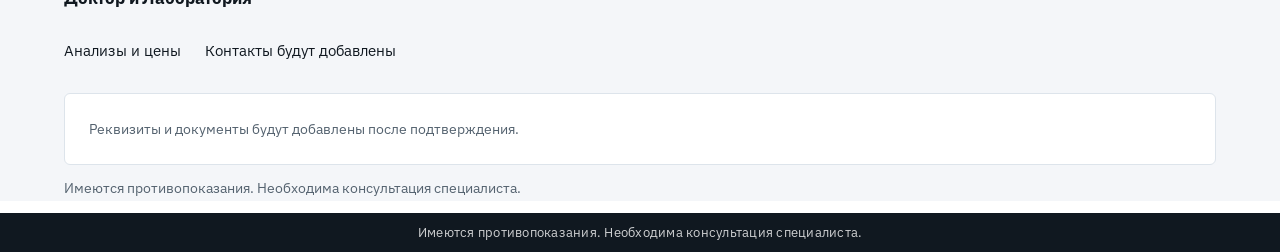
<file: variants/01-lab/index.html>
<!DOCTYPE html>

<html lang="ru">
<head>
<meta charset="utf-8"/>
<meta content="width=device-width, initial-scale=1" name="viewport"/>
<title>Доктор и Лаборатория — анализы, врачи и УЗИ</title>
<meta content="Лабораторная диагностика DNKOM, УЗИ экспертного класса и приём врачей. 3 центра в Москве и Одинцово." name="description"/>
<link href="https://fonts.googleapis.com" rel="preconnect"/>
<link crossorigin="" href="https://fonts.gstatic.com" rel="preconnect"/>
<link href="https://fonts.googleapis.com/css2?family=IBM+Plex+Sans:wght@400;500;600;700&amp;family=IBM+Plex+Mono:wght@400;500;600&amp;display=swap" rel="stylesheet"/>
<style>
/* ============ Вариант 01 «Лаборатория» · клиническая строгость ============
   Палитра: белый / холодный серый / чернильный / красный логотипа.
   Радиус: единый 6px. Тени: нет, только 1px границы. Motion: hover-only. */
:root{
  --bg:#FFFFFF;
  --surface:#F4F6F9;
  --surface-2:#EBEFF4;
  --ink:#101820;
  --muted:#54626F;
  --muted-2:#8595A3;
  --border:#DDE4EB;
  --red:#E9283C;
  --red-dark:#C81F30;
  --red-tint:#FDEEF0;
  --font:"IBM Plex Sans",system-ui,sans-serif;
  --mono:"IBM Plex Mono",ui-monospace,monospace;
  --r:6px;
}
*{margin:0;padding:0;box-sizing:border-box}
html{scroll-behavior:smooth}
@media (prefers-reduced-motion:reduce){html{scroll-behavior:auto}*{transition:none!important}}
body{font-family:var(--font);background:var(--bg);color:var(--ink);line-height:1.55;font-size:16px}
img{max-width:100%;display:block}
a{color:inherit;text-decoration:none}
button{font:inherit;border:0;background:none;cursor:pointer;color:inherit}
.container{max-width:1200px;margin:0 auto;padding:0 24px}
.mono{font-family:var(--mono)}

/* ---------- служебная полоса ---------- */
.topbar{background:var(--ink);color:#fff;font-size:13px}
.topbar .container{display:flex;justify-content:space-between;gap:16px;padding-top:7px;padding-bottom:7px;flex-wrap:wrap}
.topbar__centers{display:flex;gap:20px;flex-wrap:wrap;color:rgba(255,255,255,.75)}
.topbar__centers b{color:#fff;font-weight:600}
.topbar a{color:#fff;font-weight:600}

/* ---------- шапка ---------- */
.header{position:sticky;top:0;z-index:50;background:var(--bg);border-bottom:1px solid var(--border)}
.header .container{display:flex;align-items:center;gap:28px;height:68px}
.brand{display:flex;align-items:center;gap:10px;font-weight:700;font-size:17px;letter-spacing:-.01em}
.brand__mark{width:34px;height:34px;border-radius:50%;background:var(--red);color:#fff;display:grid;place-items:center;font-family:var(--mono);font-size:13px;font-weight:600}
.nav{display:flex;gap:22px;font-size:14.5px;font-weight:500;color:var(--muted);margin-left:auto}
.nav a:hover{color:var(--ink)}
.header__phone{font-family:var(--mono);font-size:14px;font-weight:500;white-space:nowrap}
.btn{display:inline-flex;align-items:center;justify-content:center;gap:8px;border-radius:var(--r);font-weight:600;font-size:15px;padding:11px 20px;transition:background .15s,color .15s,border-color .15s}
.btn--red{background:var(--red);color:#fff}
.btn--red:hover{background:var(--red-dark)}
.btn--line{border:1px solid var(--border);color:var(--ink);background:var(--bg)}
.btn--line:hover{border-color:var(--ink)}
.btn--sm{padding:8px 14px;font-size:14px}
@media(max-width:980px){.nav{display:none}.header__phone{display:none}}

/* ---------- hero ---------- */
.hero{border-bottom:1px solid var(--border);background:linear-gradient(180deg,var(--bg),var(--surface))}
.hero .container{display:grid;grid-template-columns:7fr 5fr;gap:56px;padding-top:56px;padding-bottom:56px;align-items:start}
.hero h1{font-size:clamp(30px,4vw,46px);line-height:1.12;letter-spacing:-.02em;font-weight:700}
.hero h1 em{font-style:normal;color:var(--red)}
.hero__lead{margin-top:16px;color:var(--muted);max-width:34rem}
.search{margin-top:28px;display:flex;border:1px solid var(--border);border-radius:var(--r);overflow:hidden;background:#fff}
.search:focus-within{border-color:var(--red);box-shadow:0 0 0 3px rgba(233,40,60,.12)}
.search input{flex:1;border:0;padding:15px 16px;font:inherit;font-size:15.5px;color:var(--ink);outline:none;min-width:0}
.search input::placeholder{color:var(--muted-2)}
.search button{background:var(--red);color:#fff;font-weight:600;padding:0 26px;transition:background .15s}
.search button:hover{background:var(--red-dark)}
.chips{margin-top:14px;display:flex;gap:8px;flex-wrap:wrap}
.chips span{font-size:13px;color:var(--muted);margin-right:2px;padding-top:5px}
.chip{border:1px solid var(--border);background:#fff;border-radius:999px;padding:5px 13px;font-size:13.5px;color:var(--ink);transition:border-color .15s,background .15s}
.chip:hover{border-color:var(--red);color:var(--red)}
.hero__note{margin-top:22px;font-size:13.5px;color:var(--muted)}
.hero__note b{color:var(--ink)}

/* «лабораторный бланк» — сигнатурная панель с цифрами */
.sheet{background:#fff;border:1px solid var(--border);border-radius:var(--r);overflow:hidden}
.sheet__head{display:flex;justify-content:space-between;align-items:center;padding:14px 20px;border-bottom:1px dashed var(--border);font-family:var(--mono);font-size:12.5px;color:var(--muted);text-transform:uppercase;letter-spacing:.08em}
.sheet__head b{color:var(--red);font-weight:600}
.sheet__rows{padding:6px 20px 10px}
.sheet__row{display:flex;justify-content:space-between;align-items:baseline;gap:16px;padding:13px 0;border-bottom:1px dashed var(--border)}
.sheet__row:last-child{border-bottom:0}
.sheet__label{font-size:14.5px;color:var(--muted)}
.sheet__val{font-family:var(--mono);font-size:22px;font-weight:600;white-space:nowrap}
.sheet__val small{font-size:13px;font-weight:400;color:var(--muted)}
.sheet__foot{background:var(--surface);border-top:1px solid var(--border);padding:12px 20px;font-size:13px;color:var(--muted)}
@media(max-width:900px){.hero .container{grid-template-columns:1fr;gap:36px}}

/* ---------- секции ---------- */
.section{padding:72px 0}
.section--alt{background:var(--surface);border-top:1px solid var(--border);border-bottom:1px solid var(--border)}
.eyebrow{font-family:var(--mono);font-size:12px;text-transform:uppercase;letter-spacing:.14em;color:var(--red);font-weight:600}
.h2{font-size:clamp(24px,3vw,34px);line-height:1.15;letter-spacing:-.015em;font-weight:700}
.section__head{max-width:44rem;margin-bottom:36px}
.section__head .h2{margin-top:10px}
.section__head p{margin-top:12px;color:var(--muted)}

/* каталог комплексов: 2 колонки строк */
.catalog{display:grid;grid-template-columns:1fr 1fr;gap:0 48px}
.cat-item{display:flex;justify-content:space-between;gap:20px;align-items:baseline;padding:18px 0;border-bottom:1px solid var(--border)}
.cat-item__name{font-weight:600;font-size:16.5px}
.cat-item__desc{margin-top:4px;font-size:14px;color:var(--muted)}
.cat-item__price{font-family:var(--mono);font-size:17px;font-weight:600;white-space:nowrap}
.cat-item.is-hidden{display:none}
.catalog__empty{display:none;padding:28px;border:1px dashed var(--border);border-radius:var(--r);color:var(--muted);grid-column:1/-1;text-align:center}
.catalog__empty a{color:var(--red);font-weight:600}
.catalog__empty.is-visible{display:block}
.catalog-actions{margin-top:28px;display:flex;gap:12px;flex-wrap:wrap;align-items:center}
.link-red{color:var(--red);font-weight:600;font-size:14.5px}
.link-red:hover{color:var(--red-dark)}
@media(max-width:820px){.catalog{grid-template-columns:1fr}}

/* УЗИ прайс-сетка */
.uzi-grid{display:grid;grid-template-columns:repeat(4,1fr);border:1px solid var(--border);border-radius:var(--r);overflow:hidden;background:var(--border);gap:1px}
.uzi-cell{background:#fff;padding:20px;display:flex;flex-direction:column;gap:8px;min-height:108px;justify-content:space-between}
.uzi-cell__name{font-size:15px;font-weight:500}
.uzi-cell__price{font-family:var(--mono);font-size:16px;font-weight:600;color:var(--red)}
.uzi-note{margin-top:20px;display:flex;gap:24px;flex-wrap:wrap;font-size:14px;color:var(--muted)}
.uzi-note b{color:var(--ink)}
@media(max-width:900px){.uzi-grid{grid-template-columns:repeat(2,1fr)}}

/* график забора — расписание-таблица */
.schedule{display:grid;grid-template-columns:5fr 7fr;gap:48px;align-items:start}
.schedule-table{border:1px solid var(--border);border-radius:var(--r);overflow:hidden}
.schedule-table__row{display:grid;grid-template-columns:180px 1fr;border-bottom:1px solid var(--border)}
.schedule-table__row:last-child{border-bottom:0}
.schedule-table__row:nth-child(odd){background:var(--surface)}
.schedule-table__label{padding:15px 18px;font-weight:600;font-size:14.5px;border-right:1px solid var(--border)}
.schedule-table__val{padding:15px 18px;font-size:14.5px;color:var(--muted)}
.schedule-table__val b{color:var(--ink);font-family:var(--mono);font-weight:500}
@media(max-width:900px){.schedule{grid-template-columns:1fr}.schedule-table__row{grid-template-columns:1fr}.schedule-table__label{border-right:0;border-bottom:1px dashed var(--border);padding-bottom:8px}.schedule-table__val{padding-top:8px}}

/* направления-строка (косметология и прочее) */
.dir-grid{display:grid;grid-template-columns:repeat(3,1fr);gap:1px;background:var(--border);border:1px solid var(--border);border-radius:var(--r);overflow:hidden}
.dir{background:#fff;padding:26px 24px}
.dir__title{font-weight:600;font-size:16.5px}
.dir__desc{margin-top:8px;font-size:14px;color:var(--muted)}
.dir__price{margin-top:14px;font-family:var(--mono);font-size:14px;color:var(--red);font-weight:500}
@media(max-width:820px){.dir-grid{grid-template-columns:1fr}}

/* центры */
.centers-grid{display:grid;grid-template-columns:repeat(3,1fr);gap:20px}
.center{border:1px solid var(--border);border-radius:var(--r);background:#fff;padding:24px;display:flex;flex-direction:column;gap:14px}
.center__city{font-family:var(--mono);font-size:12px;text-transform:uppercase;letter-spacing:.1em;color:var(--muted-2)}
.center__name{font-size:20px;font-weight:700;margin-top:2px}
.center__addr{font-size:14.5px;color:var(--muted)}
.center__hours{font-family:var(--mono);font-size:13.5px}
.center__tags{display:flex;flex-wrap:wrap;gap:6px}
.center__tags span{font-size:12.5px;border:1px solid var(--border);border-radius:999px;padding:3px 10px;color:var(--muted)}
.center__foot{margin-top:auto;display:flex;gap:14px;align-items:center}
@media(max-width:900px){.centers-grid{grid-template-columns:1fr}}

/* врачи — компактный список-реестр */
.docs-list{border:1px solid var(--border);border-radius:var(--r);overflow:hidden}
.doc-row{display:grid;grid-template-columns:52px 1.4fr 1fr 1fr auto;gap:18px;align-items:center;background:#fff;padding:16px 22px;border-bottom:1px solid var(--border)}
.doc-row:last-child{border-bottom:0}
.doc-row__ava{width:44px;height:44px;border-radius:50%;background:var(--surface-2);display:grid;place-items:center;font-family:var(--mono);font-size:13px;font-weight:600;color:var(--muted)}
.doc-row__name{font-weight:600;font-size:15.5px}
.doc-row__spec{font-size:14px;color:var(--muted)}
.doc-row__meta{font-size:13.5px;color:var(--muted)}
.doc-row__meta b{color:var(--ink)}
.doc-row__rating{font-family:var(--mono);font-size:13.5px;font-weight:600;display:inline-flex;align-items:center;gap:5px}
.doc-row__rating svg{width:13px;height:13px;fill:var(--red)}
@media(max-width:900px){.doc-row{grid-template-columns:52px 1fr auto}.doc-row__meta{display:none}}

/* отзывы */
.reviews{display:grid;grid-template-columns:repeat(3,1fr);gap:20px}
.review{border-left:3px solid var(--red);background:#fff;border-top:1px solid var(--border);border-right:1px solid var(--border);border-bottom:1px solid var(--border);border-radius:0 var(--r) var(--r) 0;padding:22px}
.review q{quotes:"«" "»";font-size:15px;line-height:1.6}
.review figcaption{margin-top:14px;font-size:13px;color:var(--muted)}
.review figcaption b{color:var(--ink);font-weight:600}
@media(max-width:900px){.reviews{grid-template-columns:1fr}}

/* FAQ */
.faq{max-width:760px}
.faq-item{border-bottom:1px solid var(--border)}
.faq-item summary{list-style:none;cursor:pointer;display:flex;justify-content:space-between;gap:16px;align-items:center;padding:18px 0;font-weight:600;font-size:16px}
.faq-item summary::-webkit-details-marker{display:none}
.faq-item summary::after{content:"+";font-family:var(--mono);font-size:20px;color:var(--red);transition:transform .15s}
.faq-item[open] summary::after{transform:rotate(45deg)}
.faq-item p{padding:0 0 18px;color:var(--muted);max-width:60ch}

/* финальный красный блок */
.cta{background:var(--red);color:#fff;border-radius:var(--r)}
.cta__inner{display:grid;grid-template-columns:1.4fr 1fr;gap:40px;align-items:center;padding:48px 56px}
.cta h2{font-size:clamp(24px,3vw,34px);line-height:1.15;letter-spacing:-.015em}
.cta p{margin-top:12px;color:rgba(255,255,255,.85)}
.cta__panel{background:rgba(255,255,255,.1);border:1px solid rgba(255,255,255,.25);border-radius:var(--r);padding:24px}
.cta__panel-row{display:flex;justify-content:space-between;padding:10px 0;border-bottom:1px dashed rgba(255,255,255,.3);font-size:14.5px}
.cta__panel-row:last-of-type{border-bottom:0}
.cta__panel-row b{font-family:var(--mono);font-weight:600}
.btn--white{background:#fff;color:var(--red)}
.btn--white:hover{background:#F6E9EA}
.cta__actions{margin-top:24px;display:flex;gap:12px;flex-wrap:wrap}
.cta .btn--line{border-color:rgba(255,255,255,.5);color:#fff;background:transparent}
.cta .btn--line:hover{border-color:#fff}
@media(max-width:900px){.cta__inner{grid-template-columns:1fr;padding:36px 28px}}

/* футер */
.footer{border-top:1px solid var(--border);background:var(--surface);padding:52px 0 0;font-size:14.5px}
.footer__grid{display:grid;grid-template-columns:2fr 1fr 1fr 1fr;gap:40px}
.footer__col-title{font-weight:700;font-size:14px;margin-bottom:14px}
.footer__col ul{list-style:none;display:grid;gap:9px}
.footer__col a{color:var(--muted)}
.footer__col a:hover{color:var(--ink)}
.footer__about{color:var(--muted);margin-top:12px;max-width:30rem}
.footer__contacts{margin-top:16px;display:grid;gap:6px}
.footer__contacts a{font-family:var(--mono);font-weight:500}
.footer__bottom{margin-top:44px;border-top:1px solid var(--border);padding:18px 0;display:flex;justify-content:space-between;gap:12px;flex-wrap:wrap;font-size:13px;color:var(--muted)}
.disclaimer{background:var(--ink);color:rgba(255,255,255,.8);text-align:center;font-size:12.5px;padding:10px 24px;letter-spacing:.02em}
@media(max-width:900px){.footer__grid{grid-template-columns:1fr 1fr}}

/* модалка записи */
.modal{position:fixed;inset:0;z-index:100;display:none;place-items:center;padding:20px}
.modal.is-open{display:grid}
.modal__backdrop{position:absolute;inset:0;background:rgba(16,24,32,.55)}
.modal__card{position:relative;width:min(520px,100%);background:#fff;border-radius:var(--r);border:1px solid var(--border);padding:36px}
.modal__close{position:absolute;top:12px;right:14px;font-size:24px;color:var(--muted);width:34px;height:34px}
.modal__card h2{font-size:26px;letter-spacing:-.015em;margin:8px 0 8px}
.modal__card>p{color:var(--muted);font-size:14.5px;margin-bottom:20px}
.modal__form{display:grid;gap:14px}
.modal__form label{display:grid;gap:6px;font-size:13.5px;color:var(--muted)}
.modal__form input,.modal__form select{height:46px;border:1px solid var(--border);border-radius:var(--r);padding:0 13px;font:inherit;font-size:15px;color:var(--ink);background:#fff}
.modal__form input:focus,.modal__form select:focus{outline:none;border-color:var(--red);box-shadow:0 0 0 3px rgba(233,40,60,.12)}
.modal__form small{color:var(--muted-2);font-size:12px;line-height:1.45}
</style>
<link href="../../site/data.css" rel="stylesheet"/><script defer="" src="../../site/data.js"></script><link href="../../site/search.css" rel="stylesheet"/><script defer="" src="../../site/search.js"></script></head>
<body data-primary-design="lab"><div class="dl-utility"><a href="../../analyses/">Каталог анализов и цены →</a><a href="../">Все направления дизайна</a></div>
<div class="topbar">
<div class="container">
<div class="topbar__centers" data-branch-summary="" hidden=""></div>
<a class="mono" data-setting-phone="">Контакты будут добавлены</a>
</div>
</div>
<header class="header">
<div class="container">
<a class="brand" href="#top" id="top">
<span class="brand__mark">Д·Л</span>
      Доктор и Лаборатория
    </a>
<nav aria-label="Главное меню" class="nav">
<a href="../../analyses/">Анализы</a>
<a href="#uzi">УЗИ</a>
<a href="#directions">Косметология</a>
<a href="#doctors">Врачи</a>
<a href="#centers">Центры</a>
<a href="#faq">Вопросы</a>
</nav>
<a class="header__phone" data-setting-phone="">Контакты будут добавлены</a>
<button class="btn btn--red" data-book="" type="button">Записаться</button>
<details class="dl-mobile-nav"><summary>Меню</summary><nav aria-label="Мобильная навигация"><a href="../../analyses/">Анализы и цены</a><a href="#doctors">Врачи</a><a href="#centers">Центры</a><a href="#faq">Вопросы</a></nav></details></div>
</header><main id="main-content"><section class="hero">
<div class="container">
<div>
<h1>Анализы.<br/>Цена и подготовка — <em>до визита.</em></h1>
<p class="hero__lead">Найдите анализ из назначения врача. Проверьте цену и правила подготовки, соберите список для визита.</p>
<label class="dl-home-search-label" for="home-analysis-search">Название или сокращение анализа</label><form action="../../analyses/" class="search" data-catalog-search-form="" method="get" role="search">
<input aria-label="Поиск анализа" autocomplete="off" data-search-input="" id="home-analysis-search" maxlength="200" name="q" placeholder="Например, ТТГ, ферритин или витамин D" type="search"/>
<button type="submit">Найти</button>
</form>
<div class="chips">
<span>Часто ищут:</span>
<a class="chip" href="../../analyses/?q=%D0%A2%D0%A2%D0%93">ТТГ</a>
<a class="chip" href="../../analyses/?q=%D0%A4%D0%B5%D1%80%D1%80%D0%B8%D1%82%D0%B8%D0%BD">Ферритин</a>
<a class="chip" href="../../analyses/?q=%D0%92%D0%B8%D1%82%D0%B0%D0%BC%D0%B8%D0%BD+D">Витамин D</a>
<a class="chip" href="../../analyses/?q=%D0%9E%D0%90%D0%9A">ОАК</a>
<a class="chip" href="../../analyses/?q=%D0%93%D0%BE%D1%80%D0%BC%D0%BE%D0%BD%D1%8B">Гормоны</a>
</div>
<p class="hero__note">В списке будут только выбранные вами позиции. Взятие биоматериала оплачивается отдельно.</p>
</div>
<aside aria-label="Кратко о каталоге" class="sheet">
<div class="sheet__head"><span>Доктор и Лаборатория</span><b>Каталог</b></div>
<div class="sheet__rows">
<div class="sheet__row"><span class="sheet__label">Позиций в каталоге</span><span class="sheet__val" data-analysis-count="">—</span></div>
<div class="sheet__row"><span class="sheet__label">Результаты</span><span class="sheet__val">В карточке анализа</span></div>
<div class="sheet__row"><span class="sheet__label">Стоимость</span><span class="sheet__val"><a href="../../analyses/">В каталоге</a></span></div>
<div class="sheet__row"><span class="sheet__label">Подготовка</span><span class="sheet__val">В карточке анализа</span></div>
<div class="sheet__row"><span class="sheet__label">Назначение</span><span class="sheet__val">Сохраните в список</span></div>
</div>
<div class="sheet__foot">Скидка уже учтена в цене.</div>
</aside>
</div>
</section><section class="section" id="lab">
<div class="container">
<div class="section__head"><h2 class="h2">Примеры из каталога</h2><p>Посмотрите цену, откройте подготовку или найдите нужное исследование по назначению.</p></div>
<div class="dl-featured" data-catalog="" data-codes="14.149,62.056,10.308,99.022" data-featured-analyses=""><p class="dl-empty">Загружаем анализы и цены…</p></div>
<div class="catalog-actions"><a class="dl-content-button" href="../../analyses/">Открыть все анализы</a><p class="dl-content-note">Забор биоматериала оплачивается отдельно.</p></div>
</div>
</section><section class="section section--alt">
<div class="container schedule"><h2 class="h2">Часы приёма биоматериала</h2><div class="dl-content-grid" data-managed="branches"><p class="dl-empty">Адреса и часы работы появятся после подтверждения.</p></div></div>
</section><section class="section" id="uzi">
<div class="container">
<div class="section__head">
<div class="eyebrow">Ультразвуковая диагностика</div>
<h2 class="h2">УЗИ</h2>
<p>Информация о врачах, стоимости и записи будет добавлена после подтверждения клиникой.</p>
</div>
<div class="uzi-grid">
<div class="uzi-cell"><span class="uzi-cell__name">Брюшная полость</span><span class="uzi-cell__price">Стоимость уточняется</span></div>
<div class="uzi-cell"><span class="uzi-cell__name">Малый таз</span><span class="uzi-cell__price">Стоимость уточняется</span></div>
<div class="uzi-cell"><span class="uzi-cell__name">Щитовидная железа</span><span class="uzi-cell__price">Стоимость уточняется</span></div>
<div class="uzi-cell"><span class="uzi-cell__name">Молочные железы</span><span class="uzi-cell__price">Стоимость уточняется</span></div>
<div class="uzi-cell"><span class="uzi-cell__name">ЭХО-КГ сердца</span><span class="uzi-cell__price">Стоимость уточняется</span></div>
<div class="uzi-cell"><span class="uzi-cell__name">Сосуды шеи и головы</span><span class="uzi-cell__price">Стоимость уточняется</span></div>
<div class="uzi-cell"><span class="uzi-cell__name">УЗИ при беременности</span><span class="uzi-cell__price">Стоимость уточняется</span></div>
<div class="uzi-cell"><span class="uzi-cell__name">УЗИ ребёнку</span><span class="uzi-cell__price">Стоимость уточняется</span></div>
</div>

</div>
</section><section class="section section--alt" id="directions">
<div class="container">
<div class="section__head">
<h2 class="h2">Косметология и малые процедуры</h2>
<p>Косметология при клинике: врач-дерматолог до процедуры, а не после. Без продажи «курсов» и акций по средам.</p>
</div>
<div class="dir-grid">
<div class="dir">
<div class="dir__title">Аппаратная косметология</div>
<div class="dir__desc">RF-лифтинг, ультразвуковая чистка, фракционный пилинг.</div>
<div class="dir__price">Стоимость уточняется</div>
</div>
<div class="dir">
<div class="dir__title">Лазерная эпиляция</div>
<div class="dir__desc">Александрит и диод. Для светлой и смуглой кожи.</div>
<div class="dir__price">Стоимость уточняется</div>
</div>
<div class="dir">
<div class="dir__title">Инъекции и контурная пластика</div>
<div class="dir__desc">Только проверенные препараты, ведёт врач-дерматолог.</div>
<div class="dir__price">Стоимость уточняется</div>
</div>
<div class="dir">
<div class="dir__title">Капельницы</div>
<div class="dir__desc">Восстановление, гидратация, поддержка иммунитета.</div>
<div class="dir__price">Стоимость уточняется</div>
</div>
<div class="dir">
<div class="dir__title">Процедурная</div>
<div class="dir__desc">Уколы, перевязки, забор крови по будням и выходным.</div>
<div class="dir__price">Стоимость уточняется</div>
</div>
<div class="dir">
<div class="dir__title">Справки и заключения</div>
<div class="dir__desc">В сад, школу, ГИБДД, на работу, для бассейна.</div>
<div class="dir__price">Стоимость уточняется</div>
</div>
</div>
</div>
</section><section class="section" id="centers">
<div class="container"><h2>Адреса и часы работы</h2><div class="dl-content-grid" data-managed="branches"><p class="dl-empty">Адреса и часы работы появятся после подтверждения.</p></div></div>
</section><section class="section section--alt" id="doctors">
<div class="container"><h2>Наши врачи</h2><div class="dl-content-grid" data-managed="doctors"><p class="dl-empty">Информация о врачах появится после подтверждения.</p></div></div>
</section><section class="section">
<div class="container"><h2 class="h2">Отзывы</h2><div class="dl-content-grid" data-managed="reviews"><p class="dl-empty">Отзывы с проверенными источниками будут добавлены.</p></div></div>
</section><section class="section section--alt" id="faq">
<div class="container">
<div class="section__head">
<h2 class="h2">Частые вопросы</h2>
</div>
<div class="faq"><details class="faq-item"><summary>Как найти анализ из назначения?</summary><p>Введите название или сокращение из назначения. Например, ТТГ, ферритин или витамин D.</p></details><details class="faq-item"><summary>Что входит в цену анализа?</summary><p>В карточке показана цена исследования с учётом действующей скидки. Взятие биоматериала оплачивается отдельно; его стоимость зависит от способа забора.</p></details><details class="faq-item"><summary>Где посмотреть подготовку?</summary><p>Откройте «Описание и подготовка» у нужного анализа. Правила зависят от исследования. Если описание ещё не загружено, в карточке есть ссылка на ДНКом.</p></details><details class="faq-item"><summary>Можно ли сохранить несколько анализов?</summary><p>Добавляйте нужные позиции в «Мой список». Их названия и стоимость можно скопировать. Список сохраняется в текущей вкладке браузера и не является оформленным заказом.</p></details></div>
</div>
</section><section class="section">
<div class="container">
<div class="cta">
<div class="cta__inner">
<div>
<h2>Соберите список перед визитом</h2>
<p>Найдите анализы из назначения, проверьте подготовку и сохраните список с ценами.</p>
<div class="cta__actions"><a class="btn btn--white" href="../../analyses/">Открыть каталог</a></div>
</div>
<div class="cta__panel">
<div class="cta__panel-row"><span>Поиск</span><b>По названию и сокращению</b></div>
<div class="cta__panel-row"><span>Цена</span><b>Со скидкой</b></div>
<div class="cta__panel-row"><span>Подготовка</span><b>В карточке анализа</b></div>
</div>
</div>
</div>
</div>
</section><section class="dl-managed-section" id="promotions"><div class="container"><h2>Акции</h2><div class="dl-content-grid" data-managed="promotions"><p class="dl-empty">Сейчас нет опубликованных акций.</p></div></div></section></main>
<!-- HERO: поиск + лабораторный бланк -->

<!-- КОМПЛЕКСЫ: каталог -->

<!-- ГРАФИК ЗАБОРА -->

<!-- УЗИ -->

<!-- КОСМЕТОЛОГИЯ И ПРОЧЕЕ -->

<!-- ЦЕНТРЫ -->

<!-- ВРАЧИ: реестр -->

<!-- ОТЗЫВЫ -->

<!-- FAQ -->

<!-- CTA -->

<footer class="footer"><div class="container"><div class="brand">Доктор и Лаборатория</div><div class="dl-footer-links"><a href="../../analyses/">Анализы и цены</a><a data-setting-phone="">Контакты будут добавлены</a><a data-setting-email=""></a><a data-setting-booking="" hidden="">Онлайн-запись</a></div><div class="dl-managed-legal" data-managed-legal=""><p class="dl-content-note">Реквизиты и документы будут добавлены после подтверждения.</p></div><p class="dl-content-note">Имеются противопоказания. Необходима консультация специалиста.</p></div></footer>
<div class="disclaimer">Имеются противопоказания. Необходима консультация специалиста.</div>
<!-- МОДАЛКА ЗАПИСИ -->
<div aria-labelledby="modal-title" aria-modal="true" class="modal" data-modal="" hidden="" role="dialog">
<div class="modal__backdrop" data-modal-close=""></div>
<div class="modal__card"><button aria-label="Закрыть" class="modal__close" data-modal-close="" type="button">×</button><h2 id="modal-title">Запись на приём</h2><p data-booking-placeholder="">Онлайн-запись появится после подключения Yclients. Контакты центра будут доступны после подтверждения.</p><a class="dl-content-button" data-setting-booking="" hidden="">Открыть онлайн-запись</a></div>
</div>
</body>
</html>
</file>
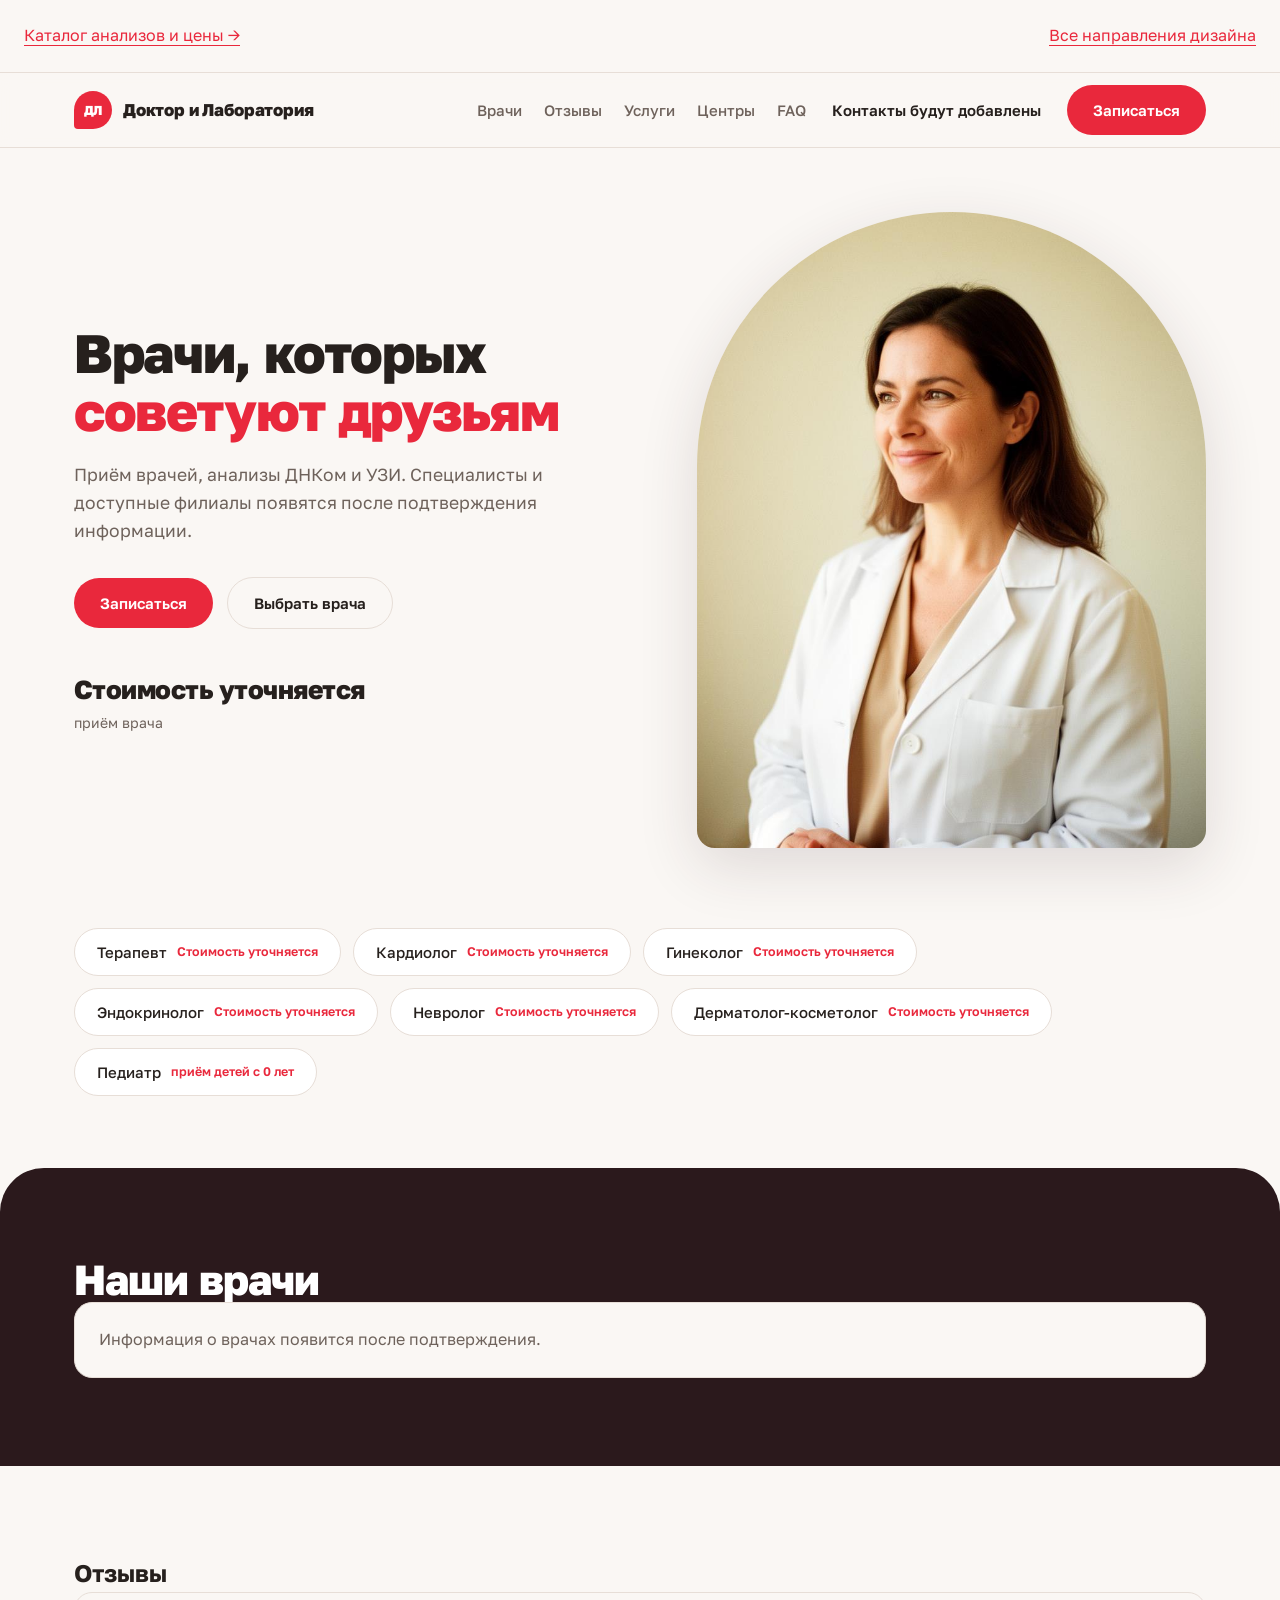
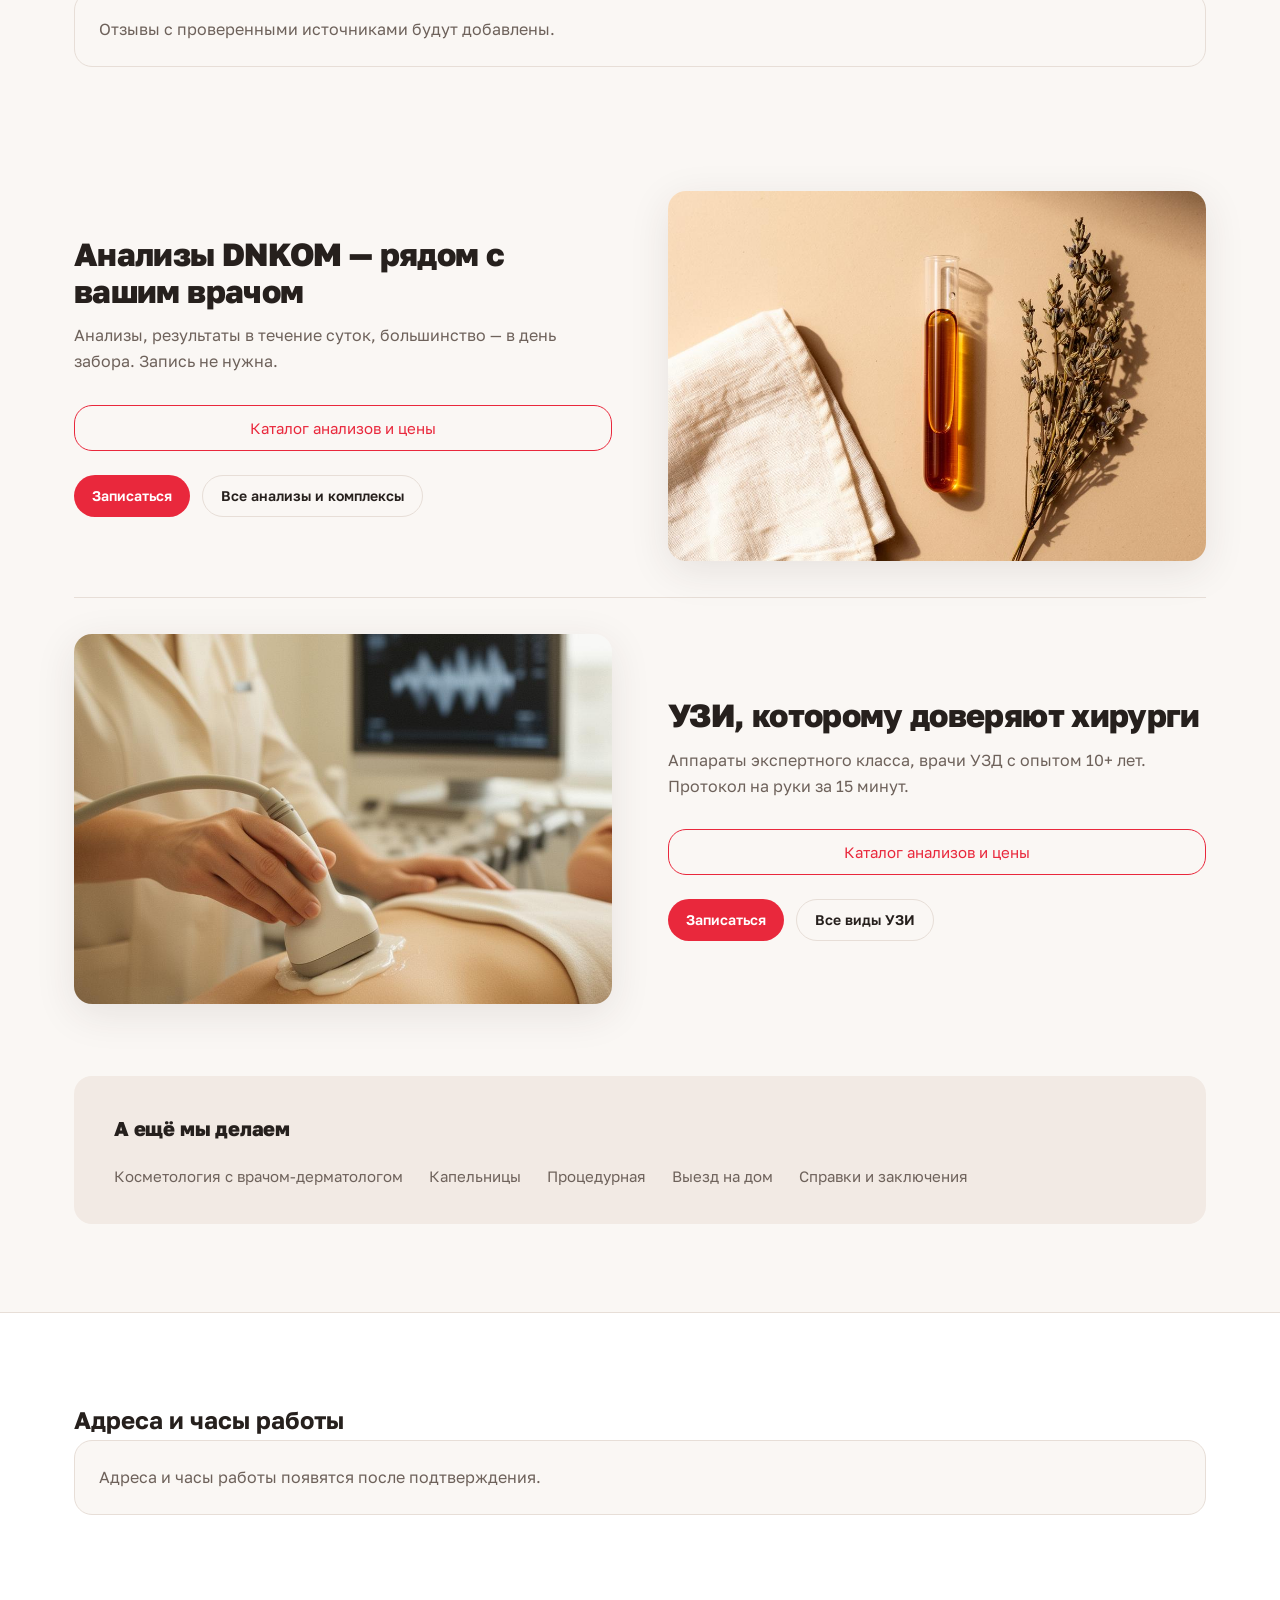
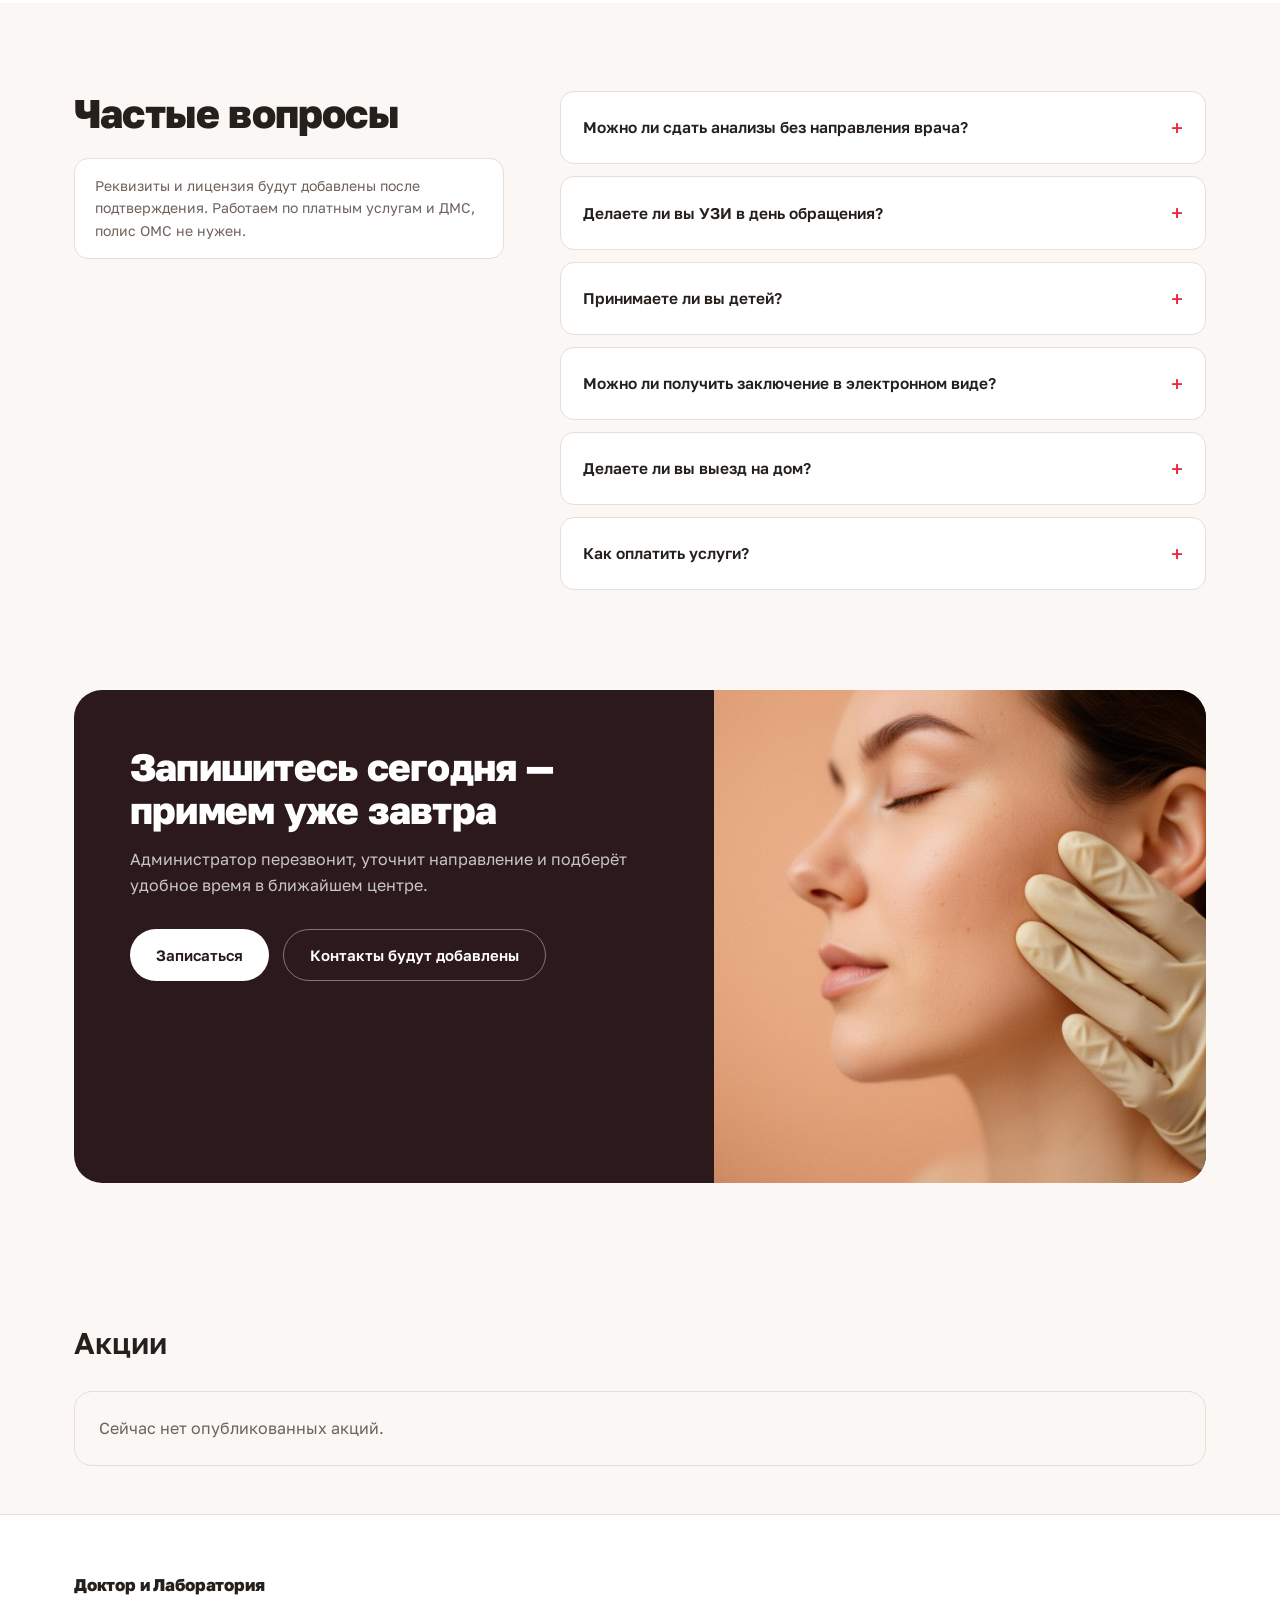
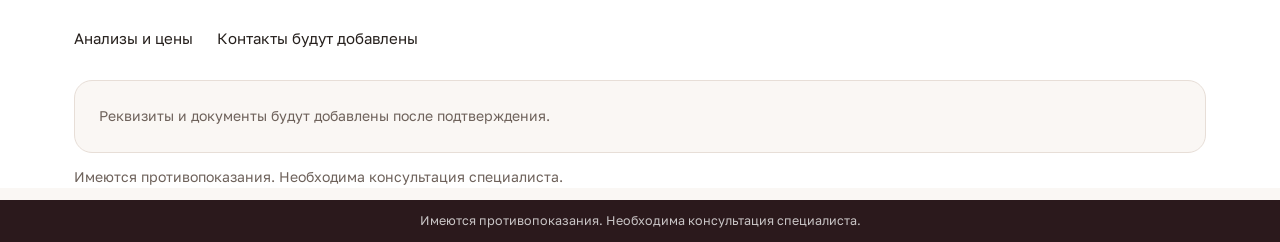
<file: variants/02-doctors/index.html>
<!DOCTYPE html>

<html lang="ru">
<head>
<meta charset="utf-8"/>
<meta content="width=device-width, initial-scale=1" name="viewport"/>
<title>Доктор и Лаборатория — врачи, которых советуют друзьям. Вариант «Врачи»</title>
<meta content="Врачи с опытом 12–22 года, анализы DNKOM, УЗИ и косметология. Три центра в Москве и Одинцово." name="description"/>
<link href="https://fonts.googleapis.com" rel="preconnect"/>
<link crossorigin="" href="https://fonts.gstatic.com" rel="preconnect"/>
<link href="https://fonts.googleapis.com/css2?family=Golos+Text:wght@400;500;600;800&amp;display=swap" rel="stylesheet"/>
<style>
/* ============ Вариант 02 «Врачи» · тёплое доверие ============
   Палитра: тёплый белый / винно-чернильный тёмный / фирменный красный.
   Формы: арки-портреты, радиус 18px, мягкие рассеянные тени.
   Motion: hover-подъёмы, ничего автоматического. */
:root{
  --bg:#FAF7F4;
  --surface:#FFFFFF;
  --surface-warm:#F2EAE4;
  --dark:#2B191C;
  --dark-2:#3A2327;
  --ink:#26201D;
  --muted:#6E625B;
  --border:#E7DED7;
  --red:#E9283C;
  --red-dark:#C81F30;
  --red-soft:#FBE9EB;
  --font:"Golos Text",system-ui,sans-serif;
  --r:18px;
  --shadow:0 10px 40px rgba(58,35,39,.10);
  --shadow-lg:0 18px 60px rgba(58,35,39,.14);
}
*{margin:0;padding:0;box-sizing:border-box}
html{scroll-behavior:smooth}
@media (prefers-reduced-motion:reduce){html{scroll-behavior:auto}*{transition:none!important}}
body{font-family:var(--font);background:var(--bg);color:var(--ink);line-height:1.6;font-size:16px}
img{max-width:100%;display:block}
a{color:inherit;text-decoration:none}
button{font:inherit;border:0;background:none;cursor:pointer;color:inherit}
.container{max-width:1180px;margin:0 auto;padding:0 24px}

.btn{display:inline-flex;align-items:center;justify-content:center;gap:8px;border-radius:999px;font-weight:600;font-size:15px;padding:13px 26px;transition:background .18s,transform .18s,border-color .18s,color .18s}
.btn:active{transform:translateY(1px)}
.btn--red{background:var(--red);color:#fff}
.btn--red:hover{background:var(--red-dark)}
.btn--line{border:1.5px solid var(--border);color:var(--ink)}
.btn--line:hover{border-color:var(--ink)}
.btn--sm{padding:9px 18px;font-size:14px}

/* шапка */
.header{position:sticky;top:0;z-index:50;background:rgba(250,247,244,.92);backdrop-filter:blur(10px);border-bottom:1px solid var(--border)}
.header .container{display:flex;align-items:center;gap:26px;height:74px}
.brand{display:flex;align-items:center;gap:11px;font-weight:800;font-size:17px;letter-spacing:-.01em}
.brand__mark{width:38px;height:38px;border-radius:50% 50% 50% 4px;background:var(--red);color:#fff;display:grid;place-items:center;font-size:13px;font-weight:800}
.nav{display:flex;gap:22px;font-size:15px;font-weight:500;color:var(--muted);margin-left:auto}
.nav a:hover{color:var(--ink)}
.header__phone{font-weight:600;font-size:15px;white-space:nowrap}
@media(max-width:980px){.nav{display:none}.header__phone{display:none}}

/* hero: текст + арочный портрет */
.hero{padding:64px 0 80px;overflow:hidden}
.hero .container{display:grid;grid-template-columns:1.1fr 1fr;gap:64px;align-items:center}
.hero h1{font-size:clamp(34px,4.6vw,54px);line-height:1.08;letter-spacing:-.025em;font-weight:800}
.hero h1 em{font-style:normal;color:var(--red)}
.hero__lead{margin-top:20px;color:var(--muted);font-size:17.5px;max-width:30rem}
.hero__cta{margin-top:32px;display:flex;gap:14px;flex-wrap:wrap;align-items:center}
.hero__props{margin-top:40px;display:flex;gap:36px;flex-wrap:wrap}
.hero__prop b{display:block;font-size:26px;font-weight:800;letter-spacing:-.02em}
.hero__prop span{font-size:14px;color:var(--muted)}
.hero__media{position:relative}
.arch{border-radius:260px 260px var(--r) var(--r);overflow:hidden;box-shadow:var(--shadow-lg)}
.arch img{width:100%;height:100%;object-fit:cover;aspect-ratio:4/5}
.hero__badge{position:absolute;left:-18px;bottom:36px;background:var(--surface);border-radius:14px;box-shadow:var(--shadow);padding:14px 20px;font-size:14px}
.hero__badge b{display:block;font-size:15px}
.hero__badge span{color:var(--muted);font-size:13px}
@media(max-width:920px){.hero .container{grid-template-columns:1fr;gap:44px}.arch{max-width:420px;margin:0 auto}.hero__badge{left:8px}}

/* специализации */
.specs{padding:0 0 72px}
.specs__row{display:flex;gap:12px;flex-wrap:wrap}
.spec{background:var(--surface);border:1px solid var(--border);border-radius:999px;padding:11px 22px;font-size:15px;font-weight:500;display:inline-flex;gap:10px;align-items:center;transition:box-shadow .18s,transform .18s}
.spec:hover{box-shadow:var(--shadow);transform:translateY(-2px)}
.spec small{color:var(--red);font-weight:600}

/* тёмная секция врачей: белые карточки парят */
.docsec{background:var(--dark);color:#fff;padding:88px 0;border-radius:44px 44px 0 0}
.docsec__head{display:grid;grid-template-columns:1.2fr 1fr;gap:40px;align-items:end;margin-bottom:48px}
.docsec h2{font-size:clamp(28px,3.6vw,42px);line-height:1.1;letter-spacing:-.02em;font-weight:800}
.docsec h2 em{font-style:normal;color:#FF8B98}
.docsec__head p{color:rgba(255,255,255,.72);font-size:16px}
.docs-grid{display:grid;grid-template-columns:repeat(3,1fr);gap:22px}
.doc{background:var(--surface);color:var(--ink);border-radius:var(--r);padding:24px;display:flex;flex-direction:column;gap:14px;transition:transform .18s,box-shadow .18s}
.doc:hover{transform:translateY(-4px);box-shadow:var(--shadow-lg)}
.doc__top{display:flex;gap:16px;align-items:center}
.doc__ava{width:74px;height:74px;flex:none;border-radius:60px 60px 60px 8px;display:grid;place-items:center;font-weight:800;font-size:20px;color:#fff}
.doc__ava--1{background:#C96F5E}.doc__ava--2{background:#7E5A8C}.doc__ava--3{background:#4E7D68}
.doc__ava--4{background:#B08A3E}.doc__ava--5{background:#54708F}.doc__ava--6{background:#A05468}
.doc__name{font-weight:800;font-size:18px;letter-spacing:-.01em}
.doc__spec{color:var(--red);font-weight:600;font-size:13.5px;margin-top:2px}
.doc__meta{font-size:14px;color:var(--muted);display:grid;gap:5px}
.doc__meta b{color:var(--ink);font-weight:600}
.doc__rating{display:inline-flex;align-items:center;gap:6px;font-weight:600;color:var(--ink)}
.doc__rating svg{width:14px;height:14px;fill:#E8A33D}
.doc .btn{margin-top:auto}
@media(max-width:980px){.docs-grid{grid-template-columns:1fr 1fr}.docsec__head{grid-template-columns:1fr}}
@media(max-width:640px){.docs-grid{grid-template-columns:1fr}}
.docsec__hint{margin-top:36px;text-align:center;color:rgba(255,255,255,.65);font-size:15px}
.docsec__hint a{color:#FF8B98;font-weight:600}

/* отзывы: большая цитата + две малые */
.reviews{padding:88px 0}
.reviews__grid{display:grid;grid-template-columns:1.35fr 1fr;gap:22px}
.review-big{background:var(--surface);border-radius:var(--r);box-shadow:var(--shadow);padding:40px;display:flex;flex-direction:column;gap:20px}
.review-big blockquote{font-size:clamp(19px,2.2vw,24px);line-height:1.45;font-weight:500;letter-spacing:-.01em}
.review-small{background:var(--surface-warm);border-radius:var(--r);padding:26px;display:flex;flex-direction:column;gap:14px}
.review-small blockquote{font-size:15.5px;line-height:1.55}
.reviews__col{display:grid;gap:22px}
.review__who{display:flex;align-items:center;gap:12px;margin-top:auto}
.review__ava{width:42px;height:42px;border-radius:50%;background:var(--red-soft);color:var(--red);display:grid;place-items:center;font-weight:800;font-size:14px}
.review__who b{display:block;font-size:14.5px}
.review__who span{font-size:13px;color:var(--muted)}
.review__stars{color:#E8A33D;letter-spacing:2px;font-size:14px}
.reviews__total{margin-top:26px;text-align:center;color:var(--muted);font-size:15px}
.reviews__total b{color:var(--ink)}
@media(max-width:900px){.reviews__grid{grid-template-columns:1fr}}

/* услуги: два ряда фото+текст */
.services{padding:0 0 88px}
.svc-row{display:grid;grid-template-columns:1fr 1fr;gap:56px;align-items:center;padding:36px 0}
.svc-row + .svc-row{border-top:1px solid var(--border)}
.svc-row__media{border-radius:var(--r);overflow:hidden;box-shadow:var(--shadow)}
.svc-row__media img{aspect-ratio:16/11;object-fit:cover;width:100%}
.svc-row h3{font-size:clamp(24px,2.8vw,32px);letter-spacing:-.02em;font-weight:800;line-height:1.15}
.svc-row p{margin-top:14px;color:var(--muted)}
.svc-row__list{margin-top:18px;display:grid;gap:10px;font-size:15px}
.svc-row__list li{list-style:none;display:flex;gap:10px;align-items:baseline}
.svc-row__list li::before{content:"";width:7px;height:7px;border-radius:50%;background:var(--red);flex:none;transform:translateY(-1px)}
.svc-row__list b{font-weight:600}
.svc-row__actions{margin-top:24px;display:flex;gap:12px;flex-wrap:wrap}
@media(max-width:900px){.svc-row{grid-template-columns:1fr;gap:28px}.svc-row--flip .svc-row__media{order:-1}}

/* сводка остальных услуг: тёплая полоса */
.more{background:var(--surface-warm);border-radius:var(--r);padding:36px 40px;display:flex;gap:20px 44px;flex-wrap:wrap;align-items:center;justify-content:space-between}
.more__title{font-weight:800;font-size:20px;letter-spacing:-.01em}
.more__items{display:flex;gap:10px 26px;flex-wrap:wrap;font-size:15px;color:var(--muted)}

/* центры */
.centers{padding:88px 0;background:var(--surface);border-top:1px solid var(--border)}
.centers__head{text-align:center;max-width:38rem;margin:0 auto 48px}
.centers__head h2{font-size:clamp(28px,3.4vw,40px);letter-spacing:-.02em;font-weight:800;line-height:1.12}
.centers__head p{margin-top:14px;color:var(--muted)}
.centers-grid{display:grid;grid-template-columns:repeat(3,1fr);gap:22px}
.center{background:var(--bg);border-radius:var(--r);overflow:hidden;border:1px solid var(--border);display:flex;flex-direction:column;transition:transform .18s,box-shadow .18s}
.center:hover{transform:translateY(-4px);box-shadow:var(--shadow-lg)}
.center__photo{height:150px;background:var(--surface-warm)}
.center__photo img{width:100%;height:100%;object-fit:cover}
.center__body{padding:22px;display:flex;flex-direction:column;gap:10px;flex:1}
.center__name{font-weight:800;font-size:20px;letter-spacing:-.01em}
.center__addr{font-size:14.5px;color:var(--muted)}
.center__hours{font-size:14px;font-weight:600;color:var(--red)}
.center__tags{display:flex;flex-wrap:wrap;gap:6px;margin-top:4px}
.center__tags span{font-size:12.5px;background:var(--surface-warm);border-radius:999px;padding:4px 11px;color:var(--muted)}
.center__foot{margin-top:auto;padding-top:14px;display:flex;gap:14px;align-items:center}
.center__map{font-size:14px;font-weight:600;color:var(--red)}
@media(max-width:900px){.centers-grid{grid-template-columns:1fr}}

/* FAQ */
.faq{padding:88px 0}
.faq__grid{display:grid;grid-template-columns:1fr 1.5fr;gap:56px;align-items:start}
.faq h2{font-size:clamp(28px,3.4vw,40px);letter-spacing:-.02em;font-weight:800;line-height:1.12}
.faq__license{margin-top:22px;background:var(--surface);border:1px solid var(--border);border-radius:14px;padding:16px 20px;font-size:14px;color:var(--muted)}
.faq-item{background:var(--surface);border:1px solid var(--border);border-radius:14px;margin-bottom:12px;overflow:hidden}
.faq-item summary{list-style:none;cursor:pointer;display:flex;justify-content:space-between;gap:16px;align-items:center;padding:18px 22px;font-weight:600;font-size:15.5px}
.faq-item summary::-webkit-details-marker{display:none}
.faq-item summary::after{content:"+";font-size:22px;color:var(--red);font-weight:400;transition:transform .18s}
.faq-item[open] summary::after{transform:rotate(45deg)}
.faq-item p{padding:0 22px 18px;color:var(--muted);font-size:15px}
@media(max-width:900px){.faq__grid{grid-template-columns:1fr}}

/* CTA */
.cta{padding:0 0 88px}
.cta__card{background:var(--dark);color:#fff;border-radius:28px;display:grid;grid-template-columns:1.3fr 1fr;overflow:hidden}
.cta__body{padding:56px}
.cta h2{font-size:clamp(26px,3.2vw,38px);letter-spacing:-.02em;font-weight:800;line-height:1.12}
.cta p{margin-top:16px;color:rgba(255,255,255,.75)}
.cta__actions{margin-top:30px;display:flex;gap:14px;flex-wrap:wrap}
.btn--white{background:#fff;color:var(--dark)}
.btn--white:hover{background:var(--surface-warm)}
.cta .btn--line{border-color:rgba(255,255,255,.4);color:#fff}
.cta .btn--line:hover{border-color:#fff}
.cta__media{min-height:280px}
.cta__media img{width:100%;height:100%;object-fit:cover}
@media(max-width:900px){.cta__card{grid-template-columns:1fr}.cta__media{order:-1;max-height:220px}}

/* футер */
.footer{background:var(--surface);border-top:1px solid var(--border);padding:56px 0 0;font-size:15px}
.footer__grid{display:grid;grid-template-columns:2fr 1fr 1fr 1fr;gap:40px}
.footer__col-title{font-weight:800;font-size:14px;margin-bottom:14px}
.footer__col ul{list-style:none;display:grid;gap:9px}
.footer__col a{color:var(--muted)}
.footer__col a:hover{color:var(--ink)}
.footer__about{color:var(--muted);margin-top:14px;max-width:30rem;font-size:14.5px}
.footer__contacts{margin-top:16px;display:grid;gap:6px;font-weight:600}
.footer__bottom{margin-top:44px;border-top:1px solid var(--border);padding:20px 0;display:flex;justify-content:space-between;gap:12px;flex-wrap:wrap;font-size:13px;color:var(--muted)}
.disclaimer{background:var(--dark);color:rgba(255,255,255,.75);text-align:center;font-size:12.5px;padding:11px 24px}
@media(max-width:900px){.footer__grid{grid-template-columns:1fr 1fr}}

/* модалка */
.modal{position:fixed;inset:0;z-index:100;display:none;place-items:center;padding:20px}
.modal.is-open{display:grid}
.modal__backdrop{position:absolute;inset:0;background:rgba(43,25,28,.6);backdrop-filter:blur(4px)}
.modal__card{position:relative;width:min(540px,100%);background:var(--bg);border-radius:24px;padding:40px;box-shadow:var(--shadow-lg)}
.modal__close{position:absolute;top:14px;right:16px;font-size:24px;color:var(--muted);width:36px;height:36px;border-radius:50%;background:rgba(0,0,0,.05)}
.modal__eyebrow{color:var(--red);font-weight:700;font-size:12.5px;text-transform:uppercase;letter-spacing:.14em}
.modal__card h2{font-size:28px;letter-spacing:-.02em;font-weight:800;margin:10px 0 8px}
.modal__card>p{color:var(--muted);font-size:14.5px;margin-bottom:22px}
.modal__form{display:grid;gap:14px}
.modal__form label{display:grid;gap:6px;font-size:14px;color:var(--muted)}
.modal__form input,.modal__form select{height:48px;border:1.5px solid var(--border);border-radius:14px;padding:0 14px;font:inherit;font-size:15px;color:var(--ink);background:var(--surface)}
.modal__form input:focus,.modal__form select:focus{outline:none;border-color:var(--red);box-shadow:0 0 0 3px rgba(233,40,60,.13)}
.modal__form small{color:var(--muted);font-size:12px;line-height:1.45}
</style>
<link href="../../site/data.css" rel="stylesheet"/><script defer="" src="../../site/data.js"></script></head>
<body><div class="dl-utility"><a href="../../analyses/">Каталог анализов и цены →</a><a href="../">Все направления дизайна</a></div>
<header class="header" id="top">
<div class="container">
<a class="brand" href="#top">
<span class="brand__mark">ДЛ</span>
      Доктор и Лаборатория
    </a>
<nav aria-label="Главное меню" class="nav">
<a href="#doctors">Врачи</a>
<a href="#reviews">Отзывы</a>
<a href="#services">Услуги</a>
<a href="#centers">Центры</a>
<a href="#faq">FAQ</a>
</nav>
<a class="header__phone" data-setting-phone="">Контакты будут добавлены</a>
<button class="btn btn--red" data-book="" type="button">Записаться</button>
</div>
</header>
<!-- HERO -->
<section class="hero">
<div class="container">
<div>
<h1>Врачи, которых <em>советуют друзьям</em></h1>
<p class="hero__lead">Приём врачей, анализы ДНКом и УЗИ. Специалисты и доступные филиалы появятся после подтверждения информации.</p>
<div class="hero__cta">
<button class="btn btn--red" data-book="" type="button">Записаться</button>
<a class="btn btn--line" href="#doctors">Выбрать врача</a>
</div>
<div class="hero__props">
<div class="hero__prop"><b>Стоимость уточняется</b><span>приём врача</span></div>
</div>
</div>
<div class="hero__media">
<div class="arch">
<img alt="Врач сети «Доктор и Лаборатория»" height="1280" src="../assets/hero-doctor.jpg" width="1024"/>
</div>
<div class="hero__badge" data-branch-summary="" hidden=""></div>
</div>
</div>
</section>
<!-- СПЕЦИАЛЬНОСТИ -->
<section class="specs">
<div class="container">
<div class="specs__row">
<a class="spec" href="#doctors">Терапевт <small>Стоимость уточняется</small></a>
<a class="spec" href="#doctors">Кардиолог <small>Стоимость уточняется</small></a>
<a class="spec" href="#doctors">Гинеколог <small>Стоимость уточняется</small></a>
<a class="spec" href="#doctors">Эндокринолог <small>Стоимость уточняется</small></a>
<a class="spec" href="#doctors">Невролог <small>Стоимость уточняется</small></a>
<a class="spec" href="#doctors">Дерматолог-косметолог <small>Стоимость уточняется</small></a>
<a class="spec" href="#doctors">Педиатр <small>приём детей с 0 лет</small></a>
</div>
</div>
</section>
<!-- ВРАЧИ: тёмная секция -->
<section class="docsec" id="doctors">
<div class="container"><h2>Наши врачи</h2><div class="dl-content-grid" data-managed="doctors"><p class="dl-empty">Информация о врачах появится после подтверждения.</p></div></div>
</section>
<!-- ОТЗЫВЫ -->
<section class="reviews" id="reviews">
<div class="container"><h2>Отзывы</h2><div class="dl-content-grid" data-managed="reviews"><p class="dl-empty">Отзывы с проверенными источниками будут добавлены.</p></div></div>
</section>
<!-- УСЛУГИ -->
<section class="services" id="services">
<div class="container">
<div class="svc-row">
<div>
<h3>Анализы DNKOM — рядом с вашим врачом</h3>
<p>Анализы, результаты в течение суток, большинство — в день забора. Запись не нужна.</p>
<ul class="svc-row__list"><a class="dl-content-button" href="../../analyses/">Каталог анализов и цены</a></ul>
<div class="svc-row__actions">
<button class="btn btn--red btn--sm" data-book="" type="button">Записаться</button>
<a class="btn btn--line btn--sm" href="../../analyses/">Все анализы и комплексы</a>
</div>
</div>
<div class="svc-row__media">
<img alt="Лаборатория DNKOM" loading="lazy" src="../assets/lab.jpg"/>
</div>
</div>
<div class="svc-row svc-row--flip">
<div class="svc-row__media">
<img alt="УЗИ-диагностика" loading="lazy" src="../assets/ultrasound.jpg"/>
</div>
<div>
<h3>УЗИ, которому доверяют хирурги</h3>
<p>Аппараты экспертного класса, врачи УЗД с опытом 10+ лет. Протокол на руки за 15 минут.</p>
<ul class="svc-row__list"><a class="dl-content-button" href="../../analyses/">Каталог анализов и цены</a></ul>
<div class="svc-row__actions">
<button class="btn btn--red btn--sm" data-book="" type="button">Записаться</button>
<a class="btn btn--line btn--sm" href="#">Все виды УЗИ</a>
</div>
</div>
</div>
<div class="more" style="margin-top:36px">
<div class="more__title">А ещё мы делаем</div>
<div class="more__items">
<span>Косметология с врачом-дерматологом</span>
<span>Капельницы</span>
<span>Процедурная</span>
<span>Выезд на дом</span>
<span>Справки и заключения</span>
</div>
</div>
</div>
</section>
<!-- ЦЕНТРЫ -->
<section class="centers" id="centers">
<div class="container"><h2>Адреса и часы работы</h2><div class="dl-content-grid" data-managed="branches"><p class="dl-empty">Адреса и часы работы появятся после подтверждения.</p></div></div>
</section>
<!-- FAQ -->
<section class="faq" id="faq">
<div class="container faq__grid">
<div>
<h2>Частые вопросы</h2>
<div class="faq__license">Реквизиты и лицензия будут добавлены после подтверждения. Работаем по платным услугам и ДМС, полис ОМС не нужен.</div>
</div>
<div>
<details class="faq-item">
<summary>Можно ли сдать анализы без направления врача?</summary>
<p>Да. На анализы запись не нужна — приходите в часы приёма биоматериала с паспортом. Если нужен подбор комплекса, администратор поможет выбрать.</p>
</details>
<details class="faq-item">
<summary>Делаете ли вы УЗИ в день обращения?</summary>
<p>Чаще всего да — в большинстве случаев свободные слоты есть в течение 24 часов. Уточните у администратора по телефону или через онлайн-запись.</p>
</details>
<details class="faq-item">
<summary>Принимаете ли вы детей?</summary>
<p>Да, с 0 лет. Есть педиатр, забор крови у детей, УЗИ детских органов, справки в сад и школу. Детская зона ожидания — в каждом центре.</p>
</details>
<details class="faq-item">
<summary>Можно ли получить заключение в электронном виде?</summary>
<p>Да. Результаты анализов и протокол УЗИ отправляем на e-mail сразу после готовности. По запросу делаем заверенную копию на бумаге.</p>
</details>
<details class="faq-item">
<summary>Делаете ли вы выезд на дом?</summary>
<p>Да — забор анализов и приём терапевта в Москве и ближайшем Подмосковье. Заявка через администратора, выезд обычно в течение суток.</p>
</details>
<details class="faq-item">
<summary>Как оплатить услуги?</summary>
<p>Картой, СБП или наличными в центре. После приёма выдаём чек и справку для налогового вычета. По ДМС — по списку партнёров.</p>
</details>
</div>
</div>
</section>
<!-- CTA -->
<section class="cta">
<div class="container">
<div class="cta__card">
<div class="cta__body">
<h2>Запишитесь сегодня — примем уже завтра</h2>
<p>Администратор перезвонит, уточнит направление и подберёт удобное время в ближайшем центре.</p>
<div class="cta__actions">
<button class="btn btn--white" data-book="" type="button">Записаться</button>
<a class="btn btn--line" data-setting-phone="">Контакты будут добавлены</a>
</div>
</div>
<div class="cta__media">
<img alt="" loading="lazy" src="../assets/hands.jpg"/>
</div>
</div>
</div>
</section>
<section class="dl-managed-section" id="promotions"><div class="container"><h2>Акции</h2><div class="dl-content-grid" data-managed="promotions"><p class="dl-empty">Сейчас нет опубликованных акций.</p></div></div></section><footer class="footer"><div class="container"><div class="brand">Доктор и Лаборатория</div><div class="dl-footer-links"><a href="../../analyses/">Анализы и цены</a><a data-setting-phone="">Контакты будут добавлены</a><a data-setting-email=""></a><a data-setting-booking="" hidden="">Онлайн-запись</a></div><div class="dl-managed-legal" data-managed-legal=""><p class="dl-content-note">Реквизиты и документы будут добавлены после подтверждения.</p></div><p class="dl-content-note">Имеются противопоказания. Необходима консультация специалиста.</p></div></footer>
<div class="disclaimer">Имеются противопоказания. Необходима консультация специалиста.</div>
<!-- МОДАЛКА -->
<div aria-labelledby="modal-title" aria-modal="true" class="modal" data-modal="" hidden="" role="dialog">
<div class="modal__backdrop" data-modal-close=""></div>
<div class="modal__card"><button aria-label="Закрыть" class="modal__close" data-modal-close="" type="button">×</button><h2 id="modal-title">Запись на приём</h2><p data-booking-placeholder="">Онлайн-запись появится после подключения Yclients. Контакты центра будут доступны после подтверждения.</p><a class="dl-content-button" data-setting-booking="" hidden="">Открыть онлайн-запись</a></div>
</div>
</body>
</html>
</file>
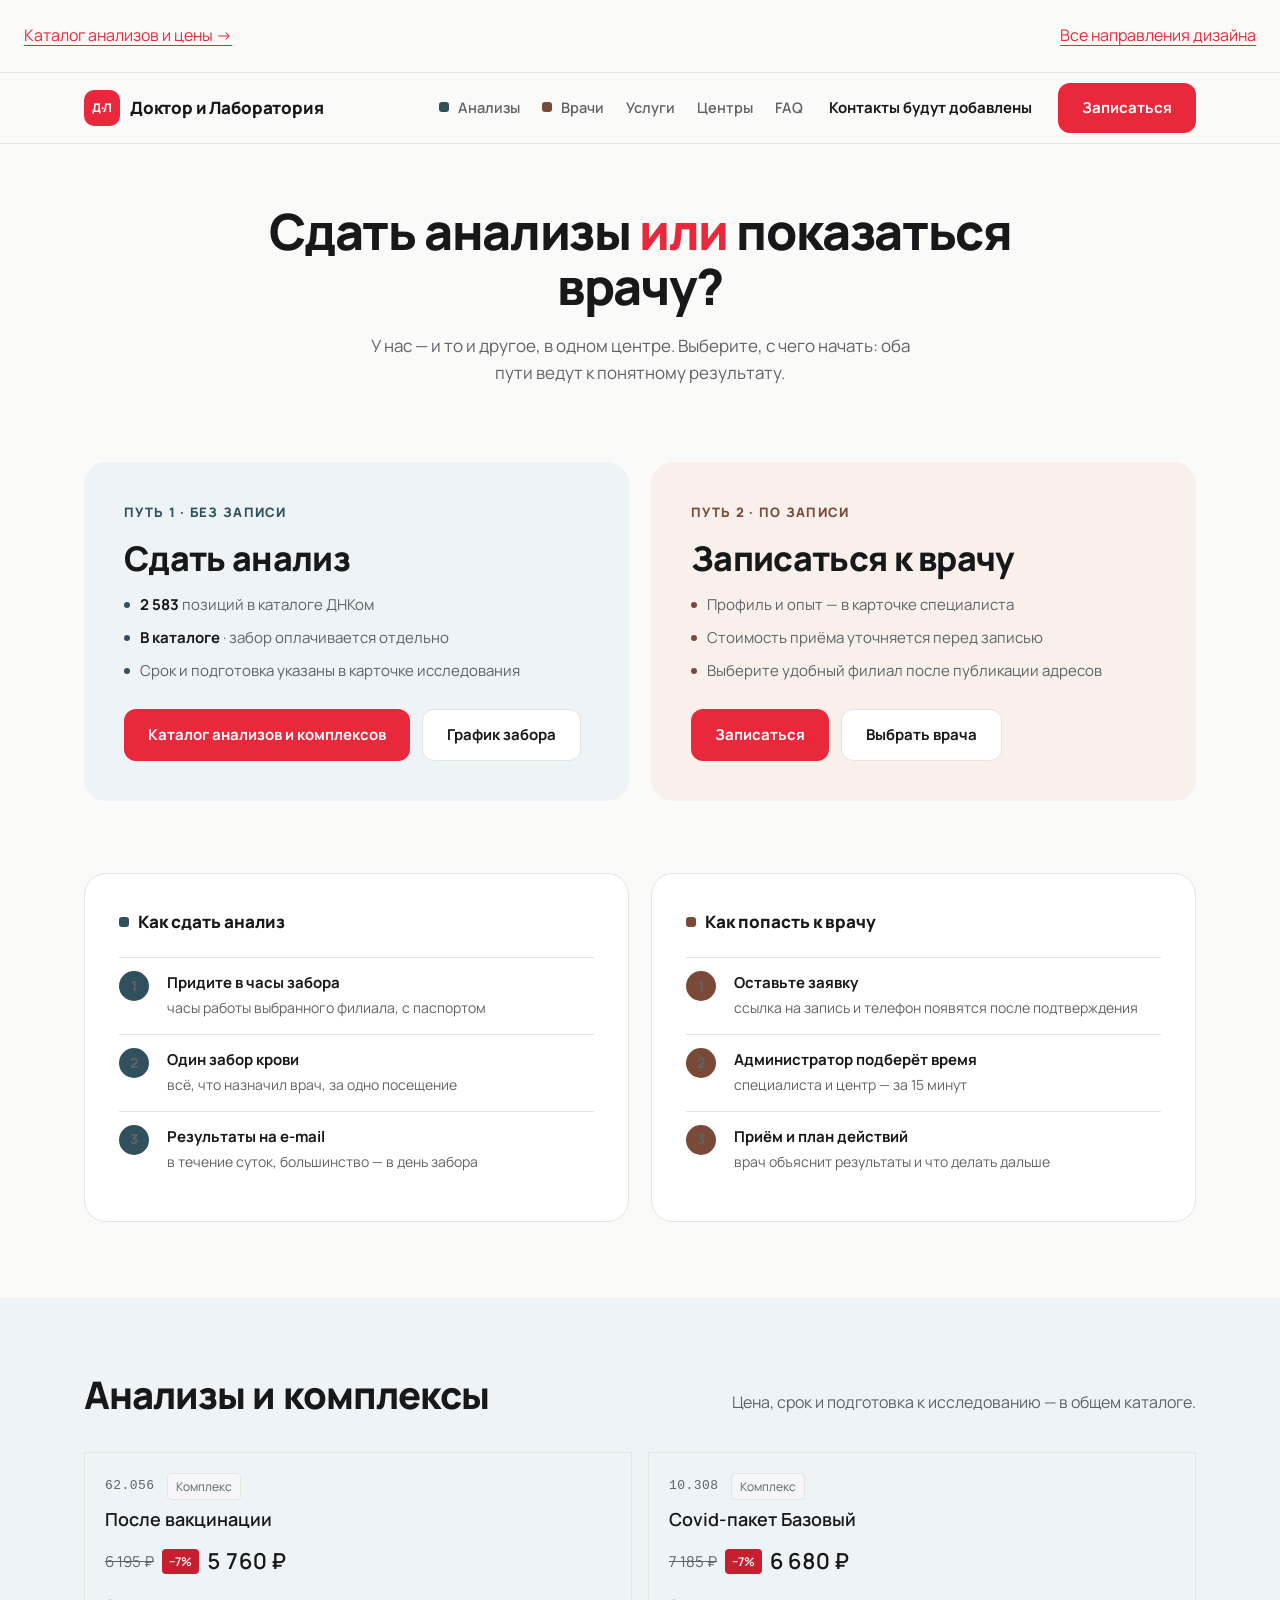
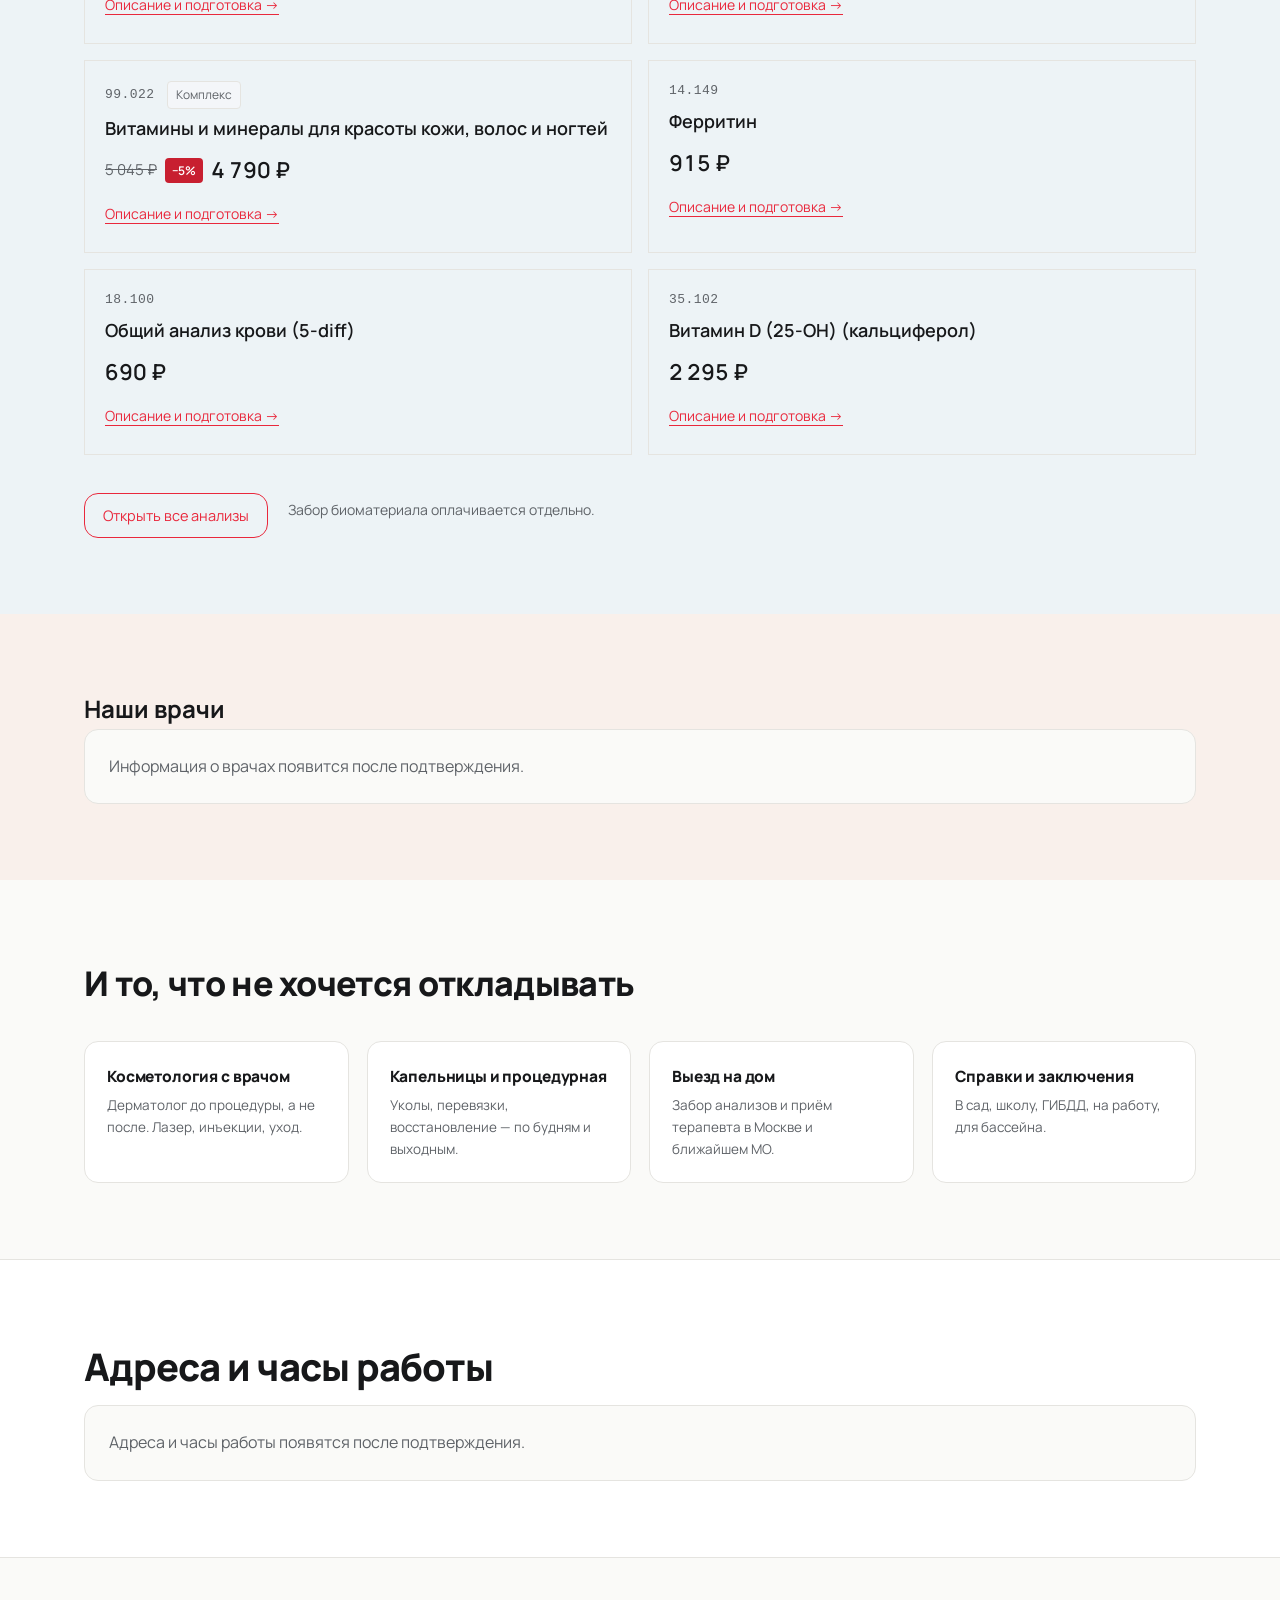
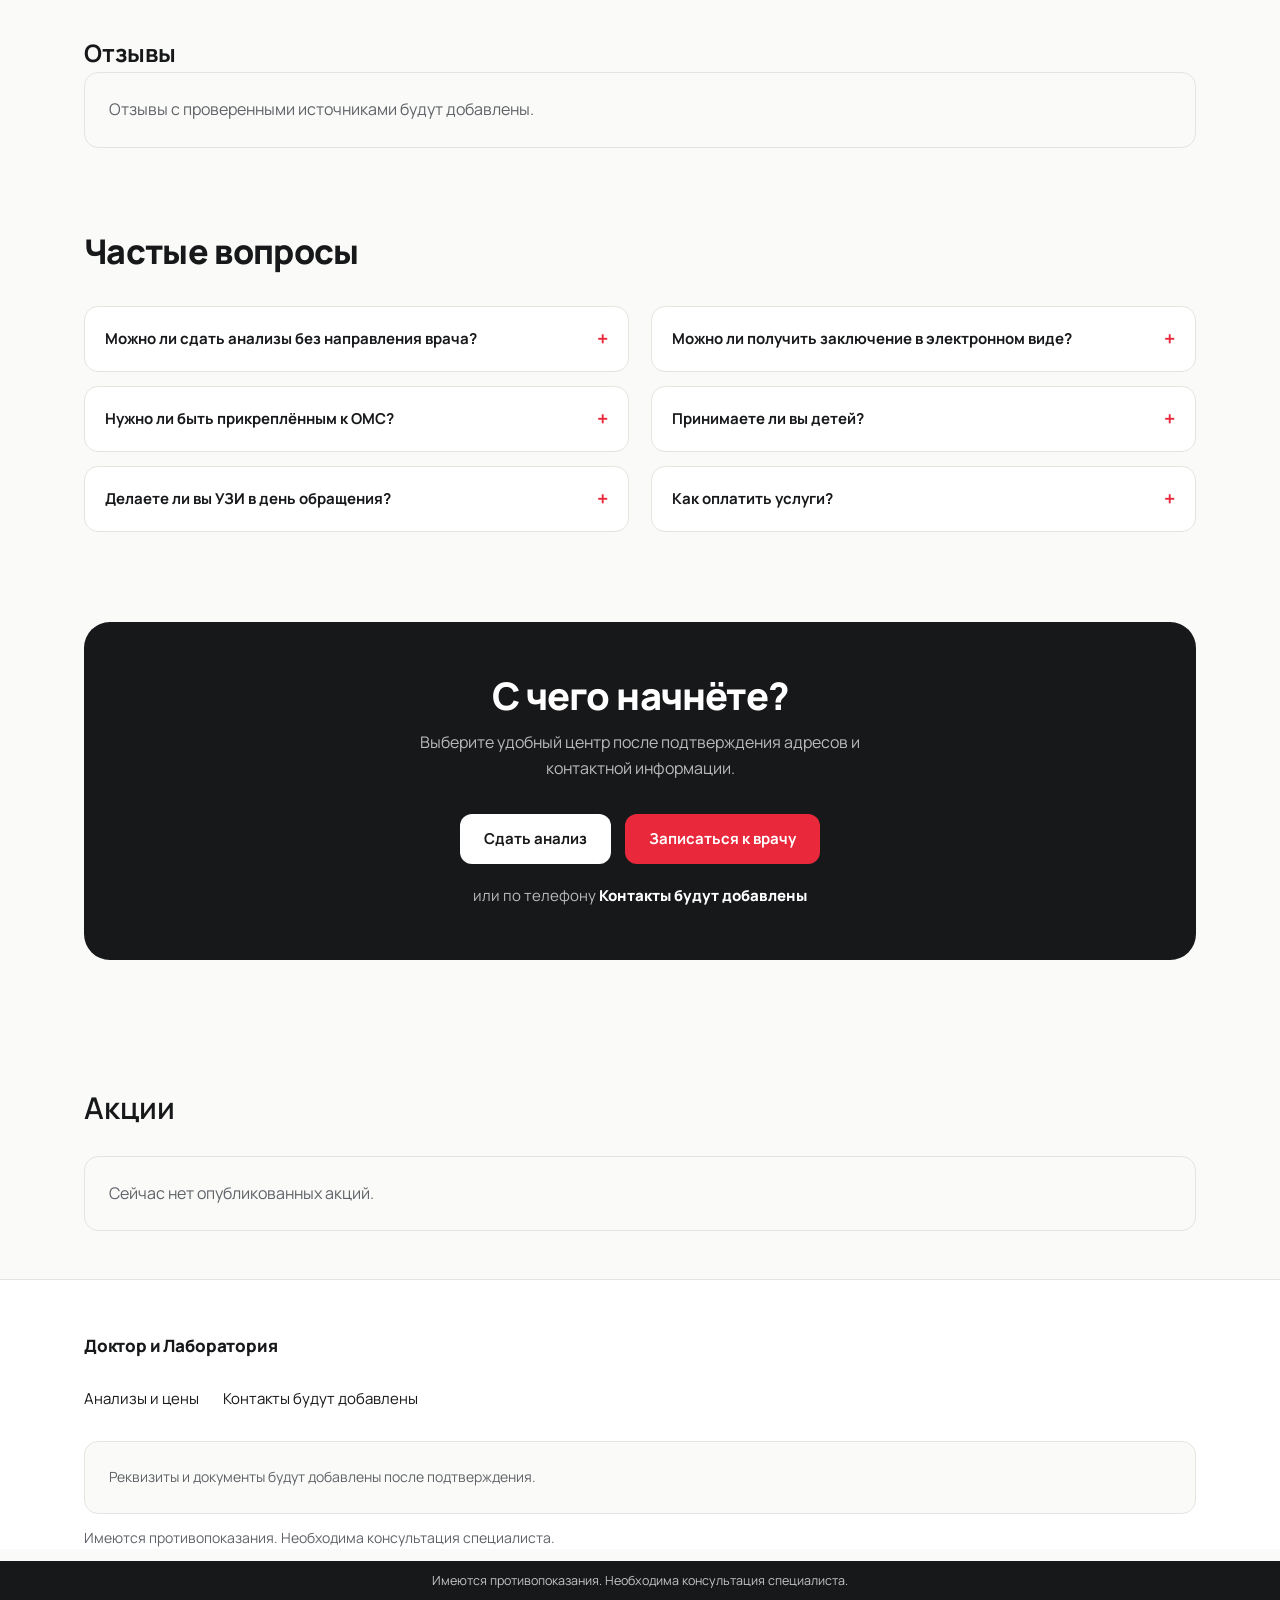
<file: variants/03-hybrid/index.html>
<!DOCTYPE html>

<html lang="ru">
<head>
<meta charset="utf-8"/>
<meta content="width=device-width, initial-scale=1" name="viewport"/>
<title>Доктор и Лаборатория — сдать анализ или записаться к врачу. Вариант «Гибрид»</title>
<meta content="Два сценария: анализы DNKOM без записи и приём врачей по записи. Три центра в Москве и Одинцово." name="description"/>
<link href="https://fonts.googleapis.com" rel="preconnect"/>
<link crossorigin="" href="https://fonts.gstatic.com" rel="preconnect"/>
<link href="https://fonts.googleapis.com/css2?family=Manrope:wght@400;500;600;800&amp;display=swap" rel="stylesheet"/>
<style>
/* ============ Вариант 03 «Гибрид» · две двери ============
   Дуальность как система: холодный оттенок = путь «анализы»,
   тёплый = путь «врачи», красный объединяет. Manrope — шрифт бренда. */
:root{
  --bg:#FAFAF8;
  --ink:#17181A;
  --muted:#5F6368;
  --border:#E5E4E0;
  --red:#E9283C;
  --red-dark:#C81F30;
  --lab:#EDF3F6;         /* холодный мир анализов */
  --lab-deep:#31505E;
  --doc:#F9F0EB;         /* тёплый мир врачей */
  --doc-deep:#7A4A38;
  --font:"Manrope",system-ui,sans-serif;
  --r:14px;
}
*{margin:0;padding:0;box-sizing:border-box}
html{scroll-behavior:smooth}
@media (prefers-reduced-motion:reduce){html{scroll-behavior:auto}*{transition:none!important}}
body{font-family:var(--font);background:var(--bg);color:var(--ink);line-height:1.6;font-size:16px}
img{max-width:100%;display:block}
a{color:inherit;text-decoration:none}
button{font:inherit;border:0;background:none;cursor:pointer;color:inherit}
.container{max-width:1160px;margin:0 auto;padding:0 24px}

.btn{display:inline-flex;align-items:center;justify-content:center;gap:8px;border-radius:12px;font-weight:700;font-size:15px;padding:13px 24px;transition:background .18s,border-color .18s,transform .12s}
.btn:active{transform:translateY(1px)}
.btn--red{background:var(--red);color:#fff}
.btn--red:hover{background:var(--red-dark)}
.btn--line{border:1.5px solid var(--border);color:var(--ink);background:#fff}
.btn--line:hover{border-color:var(--ink)}
.btn--sm{padding:9px 16px;font-size:14px}

/* маркер пути: цветной квадратик */
.path-mark{display:inline-block;width:10px;height:10px;border-radius:3px;margin-right:9px;vertical-align:1px}
.path-mark--lab{background:var(--lab-deep)}
.path-mark--doc{background:var(--doc-deep)}

/* шапка */
.header{position:sticky;top:0;z-index:50;background:rgba(250,250,248,.94);backdrop-filter:blur(8px);border-bottom:1px solid var(--border)}
.header .container{display:flex;align-items:center;gap:26px;height:70px}
.brand{display:flex;align-items:center;gap:10px;font-weight:800;font-size:17px;letter-spacing:-.01em}
.brand__mark{width:36px;height:36px;border-radius:10px;background:var(--red);color:#fff;display:grid;place-items:center;font-size:12px;font-weight:800}
.nav{display:flex;gap:22px;font-size:14.5px;font-weight:600;color:var(--muted);margin-left:auto}
.nav a:hover{color:var(--ink)}
.header__phone{font-weight:700;font-size:15px;white-space:nowrap}
@media(max-width:980px){.nav{display:none}.header__phone{display:none}}

/* hero: заголовок + две двери */
.hero{padding:60px 0 40px;text-align:center}
.hero h1{font-size:clamp(30px,4.4vw,50px);line-height:1.1;letter-spacing:-.028em;font-weight:800;max-width:22ch;margin:0 auto}
.hero h1 em{font-style:normal;color:var(--red)}
.hero__lead{margin:18px auto 0;color:var(--muted);font-size:17px;max-width:34rem}
.doors{padding:36px 0 72px}
.doors .container{display:grid;grid-template-columns:1fr 1fr;gap:22px}
.door{border-radius:22px;padding:40px;text-align:left;display:flex;flex-direction:column;gap:16px;transition:transform .18s,box-shadow .18s;position:relative;overflow:hidden}
.door:hover{transform:translateY(-4px);box-shadow:0 18px 50px rgba(23,24,26,.10)}
.door--lab{background:var(--lab)}
.door--doc{background:var(--doc)}
.door__kicker{font-size:13px;font-weight:800;text-transform:uppercase;letter-spacing:.1em}
.door--lab .door__kicker{color:var(--lab-deep)}
.door--doc .door__kicker{color:var(--doc-deep)}
.door h2{font-size:clamp(24px,2.8vw,34px);letter-spacing:-.02em;line-height:1.12;font-weight:800}
.door__facts{display:grid;gap:9px;font-size:15px;color:var(--muted)}
.door__facts li{list-style:none;display:flex;gap:10px;align-items:baseline}
.door__facts b{color:var(--ink);font-weight:700}
.door__facts li::before{content:"";width:6px;height:6px;border-radius:50%;flex:none;transform:translateY(-2px)}
.door--lab .door__facts li::before{background:var(--lab-deep)}
.door--doc .door__facts li::before{background:var(--doc-deep)}
.door__actions{margin-top:auto;display:flex;gap:12px;flex-wrap:wrap;padding-top:10px}
@media(max-width:860px){.doors .container{grid-template-columns:1fr}}

/* как это работает: две колонки шагов */
.how{padding:0 0 76px}
.how .container{display:grid;grid-template-columns:1fr 1fr;gap:22px}
.how__col{border:1px solid var(--border);border-radius:22px;padding:34px;background:#fff}
.how__title{font-weight:800;font-size:17px;margin-bottom:22px}
.how__steps{display:grid;gap:0}
.how__step{display:grid;grid-template-columns:34px 1fr;gap:14px;padding:13px 0;border-top:1px solid var(--border)}
.how__num{width:30px;height:30px;border-radius:50%;display:grid;place-items:center;font-size:13px;font-weight:800;color:#fff}
.how__col--lab .how__num{background:var(--lab-deep)}
.how__col--doc .how__num{background:var(--doc-deep)}
.how__step b{display:block;font-size:15px}
.how__step span{font-size:14px;color:var(--muted)}
@media(max-width:860px){.how .container{grid-template-columns:1fr}}

/* мир анализов */
.world{padding:76px 0}
.world--lab{background:var(--lab)}
.world--doc{background:var(--doc)}
.world__head{display:flex;justify-content:space-between;align-items:end;gap:24px;margin-bottom:36px;flex-wrap:wrap}
.world__head h2{font-size:clamp(26px,3.2vw,38px);letter-spacing:-.025em;font-weight:800;line-height:1.1}
.world__head p{color:var(--muted);max-width:30rem}
.packs{display:grid;grid-template-columns:repeat(3,1fr);gap:18px}
.pack{background:#fff;border-radius:var(--r);padding:24px;display:flex;flex-direction:column;gap:10px}
.pack__name{font-weight:800;font-size:16.5px;letter-spacing:-.01em}
.pack__desc{font-size:14px;color:var(--muted)}
.pack__price{margin-top:auto;font-weight:800;font-size:20px;letter-spacing:-.01em;padding-top:8px}
.pack__price small{font-size:13px;color:var(--muted);font-weight:500}
@media(max-width:860px){.packs{grid-template-columns:1fr}}
.world__foot{margin-top:26px;display:flex;gap:20px;align-items:center;flex-wrap:wrap;font-size:14.5px;color:var(--muted)}
.world__foot b{color:var(--ink)}
.link-strong{font-weight:800;color:var(--red)}
.link-strong:hover{color:var(--red-dark)}

/* мир врачей: врачи + УЗИ */
.docs-grid{display:grid;grid-template-columns:repeat(3,1fr);gap:18px}
.doc-card{background:#fff;border-radius:var(--r);padding:22px;display:flex;gap:16px;align-items:center}
.doc-card__ava{width:56px;height:56px;flex:none;border-radius:16px;background:var(--doc);color:var(--doc-deep);display:grid;place-items:center;font-weight:800;font-size:16px}
.doc-card__name{font-weight:800;font-size:15.5px;letter-spacing:-.01em}
.doc-card__spec{font-size:13.5px;color:var(--muted)}
.doc-card__exp{font-size:13px;color:var(--muted);margin-top:3px}
.doc-card__exp b{color:var(--ink)}
@media(max-width:860px){.docs-grid{grid-template-columns:1fr}}
.uzi-band{margin-top:40px;background:#fff;border-radius:22px;padding:32px 34px}
.uzi-band__head{display:flex;justify-content:space-between;align-items:baseline;gap:20px;flex-wrap:wrap;margin-bottom:20px}
.uzi-band__head h3{font-size:22px;font-weight:800;letter-spacing:-.015em}
.uzi-band__head span{font-size:14px;color:var(--muted)}
.uzi-list{display:grid;grid-template-columns:repeat(4,1fr);gap:12px 28px;font-size:14.5px}
.uzi-list div{display:flex;justify-content:space-between;gap:12px;padding:9px 0;border-bottom:1px dashed var(--border)}
.uzi-list b{font-weight:800;white-space:nowrap}
@media(max-width:960px){.uzi-list{grid-template-columns:repeat(2,1fr)}}
@media(max-width:620px){.uzi-list{grid-template-columns:1fr}}

/* дополнительно: единая полоса */
.extra{padding:76px 0}
.extra__grid{display:grid;grid-template-columns:repeat(4,1fr);gap:18px}
.extra__item{border:1px solid var(--border);border-radius:var(--r);background:#fff;padding:22px}
.extra__item b{display:block;font-size:15.5px;font-weight:800;letter-spacing:-.01em}
.extra__item span{display:block;margin-top:7px;font-size:13.5px;color:var(--muted)}
.extra h2{font-size:clamp(24px,3vw,34px);letter-spacing:-.02em;font-weight:800;margin-bottom:30px}
@media(max-width:960px){.extra__grid{grid-template-columns:1fr 1fr}}
@media(max-width:620px){.extra__grid{grid-template-columns:1fr}}

/* центры: нейтральные, оба маркера */
.centers{padding:76px 0;background:#fff;border-top:1px solid var(--border);border-bottom:1px solid var(--border)}
.centers h2{font-size:clamp(26px,3.2vw,38px);letter-spacing:-.025em;font-weight:800;margin-bottom:8px}
.centers__lead{color:var(--muted);margin-bottom:36px;max-width:36rem}
.centers-grid{display:grid;grid-template-columns:repeat(3,1fr);gap:18px}
.center{border:1px solid var(--border);border-radius:22px;padding:26px;display:flex;flex-direction:column;gap:12px}
.center__name{font-size:19px;font-weight:800;letter-spacing:-.01em}
.center__addr{font-size:14.5px;color:var(--muted)}
.center__hours{font-size:14px;font-weight:700}
.center__paths{display:flex;gap:14px;font-size:13px;color:var(--muted);flex-wrap:wrap}
.center__tags{display:flex;flex-wrap:wrap;gap:6px}
.center__tags span{font-size:12.5px;background:var(--bg);border:1px solid var(--border);border-radius:999px;padding:3px 10px;color:var(--muted)}
.center__foot{margin-top:auto;padding-top:12px;display:flex;gap:14px;align-items:center}
.center__map{font-size:14px;font-weight:800;color:var(--red)}
@media(max-width:900px){.centers-grid{grid-template-columns:1fr}}

/* отзывы: по одному из каждого мира */
.reviews{padding:76px 0}
.reviews__grid{display:grid;grid-template-columns:1fr 1fr;gap:22px}
.review{border-radius:22px;padding:34px;display:flex;flex-direction:column;gap:18px}
.review--lab{background:var(--lab)}
.review--doc{background:var(--doc)}
.review__path{font-size:12.5px;font-weight:800;text-transform:uppercase;letter-spacing:.1em}
.review--lab .review__path{color:var(--lab-deep)}
.review--doc .review__path{color:var(--doc-deep)}
.review blockquote{font-size:17px;line-height:1.55;font-weight:500}
.review figcaption{font-size:14px;color:var(--muted)}
.review figcaption b{color:var(--ink)}
.reviews__total{margin-top:24px;text-align:center;font-size:15px;color:var(--muted)}
.reviews__total b{color:var(--ink)}
@media(max-width:860px){.reviews__grid{grid-template-columns:1fr}}

/* FAQ */
.faq{padding:0 0 76px}
.faq h2{font-size:clamp(24px,3vw,34px);letter-spacing:-.02em;font-weight:800;margin-bottom:28px}
.faq__cols{columns:2;column-gap:22px}
.faq-item{break-inside:avoid;background:#fff;border:1px solid var(--border);border-radius:var(--r);margin-bottom:14px;overflow:hidden}
.faq-item summary{list-style:none;cursor:pointer;display:flex;justify-content:space-between;gap:16px;align-items:center;padding:16px 20px;font-weight:700;font-size:15px}
.faq-item summary::-webkit-details-marker{display:none}
.faq-item summary::after{content:"+";font-size:20px;color:var(--red);transition:transform .18s;flex:none}
.faq-item[open] summary::after{transform:rotate(45deg)}
.faq-item p{padding:0 20px 16px;color:var(--muted);font-size:14.5px}
@media(max-width:860px){.faq__cols{columns:1}}

/* финал: снова две двери, компактно */
.cta{padding:0 0 76px}
.cta__card{background:var(--ink);color:#fff;border-radius:26px;padding:52px;text-align:center}
.cta h2{font-size:clamp(26px,3.2vw,38px);letter-spacing:-.025em;font-weight:800;line-height:1.12}
.cta p{margin:14px auto 0;color:rgba(255,255,255,.7);max-width:32rem}
.cta__doors{margin-top:32px;display:flex;gap:14px;justify-content:center;flex-wrap:wrap}
.btn--doorlab{background:#fff;color:var(--ink)}
.btn--doorlab:hover{background:var(--lab)}
.btn--doordoc{background:var(--red);color:#fff}
.btn--doordoc:hover{background:var(--red-dark)}
.cta__phone{margin-top:20px;font-size:15px;color:rgba(255,255,255,.7)}
.cta__phone a{color:#fff;font-weight:800}

/* футер */
.footer{border-top:1px solid var(--border);padding:52px 0 0;font-size:15px;background:#fff}
.footer__grid{display:grid;grid-template-columns:2fr 1fr 1fr 1fr;gap:40px}
.footer__col-title{font-weight:800;font-size:14px;margin-bottom:14px}
.footer__col ul{list-style:none;display:grid;gap:9px}
.footer__col a{color:var(--muted)}
.footer__col a:hover{color:var(--ink)}
.footer__about{color:var(--muted);margin-top:12px;max-width:30rem;font-size:14.5px}
.footer__contacts{margin-top:16px;display:grid;gap:6px;font-weight:700}
.footer__bottom{margin-top:44px;border-top:1px solid var(--border);padding:18px 0;display:flex;justify-content:space-between;gap:12px;flex-wrap:wrap;font-size:13px;color:var(--muted)}
.disclaimer{background:var(--ink);color:rgba(255,255,255,.75);text-align:center;font-size:12.5px;padding:10px 24px}
@media(max-width:900px){.footer__grid{grid-template-columns:1fr 1fr}}

/* модалка */
.modal{position:fixed;inset:0;z-index:100;display:none;place-items:center;padding:20px}
.modal.is-open{display:grid}
.modal__backdrop{position:absolute;inset:0;background:rgba(23,24,26,.58)}
.modal__card{position:relative;width:min(540px,100%);background:var(--bg);border-radius:22px;padding:38px;border:1px solid var(--border)}
.modal__close{position:absolute;top:14px;right:16px;font-size:24px;color:var(--muted);width:36px;height:36px;border-radius:50%;background:rgba(0,0,0,.05)}
.modal__eyebrow{color:var(--red);font-weight:800;font-size:12.5px;text-transform:uppercase;letter-spacing:.13em}
.modal__card h2{font-size:27px;letter-spacing:-.02em;font-weight:800;margin:10px 0 8px}
.modal__card>p{color:var(--muted);font-size:14.5px;margin-bottom:20px}
.modal__form{display:grid;gap:14px}
.modal__form label{display:grid;gap:6px;font-size:14px;color:var(--muted)}
.modal__form input,.modal__form select{height:48px;border:1.5px solid var(--border);border-radius:12px;padding:0 14px;font:inherit;font-size:15px;color:var(--ink);background:#fff}
.modal__form input:focus,.modal__form select:focus{outline:none;border-color:var(--red);box-shadow:0 0 0 3px rgba(233,40,60,.13)}
.modal__form small{color:var(--muted);font-size:12px;line-height:1.45}
</style>
<link href="../../site/data.css" rel="stylesheet"/><script defer="" src="../../site/data.js"></script></head>
<body><div class="dl-utility"><a href="../../analyses/">Каталог анализов и цены →</a><a href="../">Все направления дизайна</a></div>
<header class="header" id="top">
<div class="container">
<a class="brand" href="#top">
<span class="brand__mark">Д·Л</span>
      Доктор и Лаборатория
    </a>
<nav aria-label="Главное меню" class="nav">
<a href="#lab"><span class="path-mark path-mark--lab"></span>Анализы</a>
<a href="#doctors"><span class="path-mark path-mark--doc"></span>Врачи</a>
<a href="#extra">Услуги</a>
<a href="#centers">Центры</a>
<a href="#faq">FAQ</a>
</nav>
<a class="header__phone" data-setting-phone="">Контакты будут добавлены</a>
<button class="btn btn--red" data-book="" type="button">Записаться</button>
</div>
</header>
<!-- HERO -->
<section class="hero">
<div class="container">
<h1>Сдать анализы <em>или</em> показаться врачу?</h1>
<p class="hero__lead">У нас — и то и другое, в одном центре. Выберите, с чего начать: оба пути ведут к понятному результату.</p>
</div>
</section>
<!-- ДВЕ ДВЕРИ -->
<section class="doors">
<div class="container">
<article class="door door--lab" id="lab-door">
<div class="door__kicker">Путь 1 · без записи</div>
<h2>Сдать анализ</h2>
<ul class="door__facts"><li><span><b data-analysis-count="">—</b> позиций в каталоге ДНКом</span></li><li><span><b><a href="../../analyses/">В каталоге</a></b> · забор оплачивается отдельно</span></li><li><span>Срок и подготовка указаны в карточке исследования</span></li></ul>
<div class="door__actions">
<a class="btn btn--red" href="../../analyses/">Каталог анализов и комплексов</a>
<a class="btn btn--line" href="#lab-schedule">График забора</a>
</div>
</article>
<article class="door door--doc" id="doc-door">
<div class="door__kicker">Путь 2 · по записи</div>
<h2>Записаться к врачу</h2>
<ul class="door__facts"><li><span>Профиль и опыт — в карточке специалиста</span></li><li><span>Стоимость приёма уточняется перед записью</span></li><li><span>Выберите удобный филиал после публикации адресов</span></li></ul>
<div class="door__actions">
<button class="btn btn--red" data-book="" type="button">Записаться</button>
<a class="btn btn--line" href="#doctors">Выбрать врача</a>
</div>
</article>
</div>
</section>
<!-- КАК ЭТО РАБОТАЕТ -->
<section class="how">
<div class="container">
<div class="how__col how__col--lab">
<div class="how__title"><span class="path-mark path-mark--lab"></span>Как сдать анализ</div>
<div class="how__steps">
<div class="how__step"><span class="how__num">1</span><div><b>Придите в часы забора</b><span>часы работы выбранного филиала, с паспортом</span></div></div>
<div class="how__step"><span class="how__num">2</span><div><b>Один забор крови</b><span>всё, что назначил врач, за одно посещение</span></div></div>
<div class="how__step"><span class="how__num">3</span><div><b>Результаты на e-mail</b><span>в течение суток, большинство — в день забора</span></div></div>
</div>
</div>
<div class="how__col how__col--doc">
<div class="how__title"><span class="path-mark path-mark--doc"></span>Как попасть к врачу</div>
<div class="how__steps">
<div class="how__step"><span class="how__num">1</span><div><b>Оставьте заявку</b><span>ссылка на запись и телефон появятся после подтверждения</span></div></div>
<div class="how__step"><span class="how__num">2</span><div><b>Администратор подберёт время</b><span>специалиста и центр — за 15 минут</span></div></div>
<div class="how__step"><span class="how__num">3</span><div><b>Приём и план действий</b><span>врач объяснит результаты и что делать дальше</span></div></div>
</div>
</div>
</div>
</section>
<!-- МИР АНАЛИЗОВ -->
<section class="world world--lab" id="lab">
<div class="container">
<div class="world__head"><h2 class="h2">Анализы и комплексы</h2><p>Цена, срок и подготовка к исследованию — в общем каталоге.</p></div>
<div class="dl-featured" data-codes="62.056,10.308,99.022,14.149,18.100,35.102" data-featured-analyses=""><p class="dl-empty">Загружаем анализы и цены…</p></div>
<div class="world__foot" id="lab-schedule"><a class="dl-content-button" href="../../analyses/">Открыть все анализы</a><p class="dl-content-note">Забор биоматериала оплачивается отдельно.</p></div>
</div>
</section>
<!-- МИР ВРАЧЕЙ -->
<section class="world world--doc" id="doctors">
<div class="container"><h2>Наши врачи</h2><div class="dl-content-grid" data-managed="doctors"><p class="dl-empty">Информация о врачах появится после подтверждения.</p></div></div>
</section>
<!-- ДОПОЛНИТЕЛЬНО -->
<section class="extra" id="extra">
<div class="container">
<h2>И то, что не хочется откладывать</h2>
<div class="extra__grid">
<div class="extra__item"><b>Косметология с врачом</b><span>Дерматолог до процедуры, а не после. Лазер, инъекции, уход.</span></div>
<div class="extra__item"><b>Капельницы и процедурная</b><span>Уколы, перевязки, восстановление — по будням и выходным.</span></div>
<div class="extra__item"><b>Выезд на дом</b><span>Забор анализов и приём терапевта в Москве и ближайшем МО.</span></div>
<div class="extra__item"><b>Справки и заключения</b><span>В сад, школу, ГИБДД, на работу, для бассейна.</span></div>
</div>
</div>
</section>
<!-- ЦЕНТРЫ -->
<section class="centers" id="centers">
<div class="container"><h2>Адреса и часы работы</h2><div class="dl-content-grid" data-managed="branches"><p class="dl-empty">Адреса и часы работы появятся после подтверждения.</p></div></div>
</section>
<!-- ОТЗЫВЫ -->
<section class="reviews" id="reviews">
<div class="container"><h2>Отзывы</h2><div class="dl-content-grid" data-managed="reviews"><p class="dl-empty">Отзывы с проверенными источниками будут добавлены.</p></div></div>
</section>
<!-- FAQ -->
<section class="faq" id="faq">
<div class="container">
<h2>Частые вопросы</h2>
<div class="faq__cols">
<details class="faq-item">
<summary>Можно ли сдать анализы без направления врача?</summary>
<p>Да. На анализы запись не нужна — приходите в часы приёма биоматериала с паспортом. Если нужен подбор комплекса, администратор поможет выбрать.</p>
</details>
<details class="faq-item">
<summary>Нужно ли быть прикреплённым к ОМС?</summary>
<p>Нет. Мы — частная сеть медицинских центров и работаем по платным услугам и ДМС. Полис ОМС и прикрепление не требуются.</p>
</details>
<details class="faq-item">
<summary>Делаете ли вы УЗИ в день обращения?</summary>
<p>Чаще всего да — в большинстве случаев свободные слоты есть в течение 24 часов. Уточните у администратора по телефону или через онлайн-запись.</p>
</details>
<details class="faq-item">
<summary>Можно ли получить заключение в электронном виде?</summary>
<p>Да. Результаты анализов и протокол УЗИ отправляем на e-mail сразу после готовности. По запросу делаем заверенную копию на бумаге.</p>
</details>
<details class="faq-item">
<summary>Принимаете ли вы детей?</summary>
<p>Да, с 0 лет. Есть педиатр, забор крови у детей, УЗИ детских органов, справки в сад и школу. Детская зона ожидания — в каждом центре.</p>
</details>
<details class="faq-item">
<summary>Как оплатить услуги?</summary>
<p>Картой, СБП или наличными в центре. После приёма выдаём чек и справку для налогового вычета. По ДМС — по списку партнёров.</p>
</details>
</div>
</div>
</section>
<!-- CTA -->
<section class="cta">
<div class="container">
<div class="cta__card">
<h2>С чего начнёте?</h2>
<p>Выберите удобный центр после подтверждения адресов и контактной информации.</p>
<div class="cta__doors">
<a class="btn btn--doorlab" href="#lab">Сдать анализ</a>
<button class="btn btn--doordoc" data-book="" type="button">Записаться к врачу</button>
</div>
<div class="cta__phone">или по телефону <a data-setting-phone="">Контакты будут добавлены</a></div>
</div>
</div>
</section>
<section class="dl-managed-section" id="promotions"><div class="container"><h2>Акции</h2><div class="dl-content-grid" data-managed="promotions"><p class="dl-empty">Сейчас нет опубликованных акций.</p></div></div></section><footer class="footer"><div class="container"><div class="brand">Доктор и Лаборатория</div><div class="dl-footer-links"><a href="../../analyses/">Анализы и цены</a><a data-setting-phone="">Контакты будут добавлены</a><a data-setting-email=""></a><a data-setting-booking="" hidden="">Онлайн-запись</a></div><div class="dl-managed-legal" data-managed-legal=""><p class="dl-content-note">Реквизиты и документы будут добавлены после подтверждения.</p></div><p class="dl-content-note">Имеются противопоказания. Необходима консультация специалиста.</p></div></footer>
<div class="disclaimer">Имеются противопоказания. Необходима консультация специалиста.</div>
<!-- МОДАЛКА -->
<div aria-labelledby="modal-title" aria-modal="true" class="modal" data-modal="" hidden="" role="dialog">
<div class="modal__backdrop" data-modal-close=""></div>
<div class="modal__card"><button aria-label="Закрыть" class="modal__close" data-modal-close="" type="button">×</button><h2 id="modal-title">Запись на приём</h2><p data-booking-placeholder="">Онлайн-запись появится после подключения Yclients. Контакты центра будут доступны после подтверждения.</p><a class="dl-content-button" data-setting-booking="" hidden="">Открыть онлайн-запись</a></div>
</div>
</body>
</html>
</file>
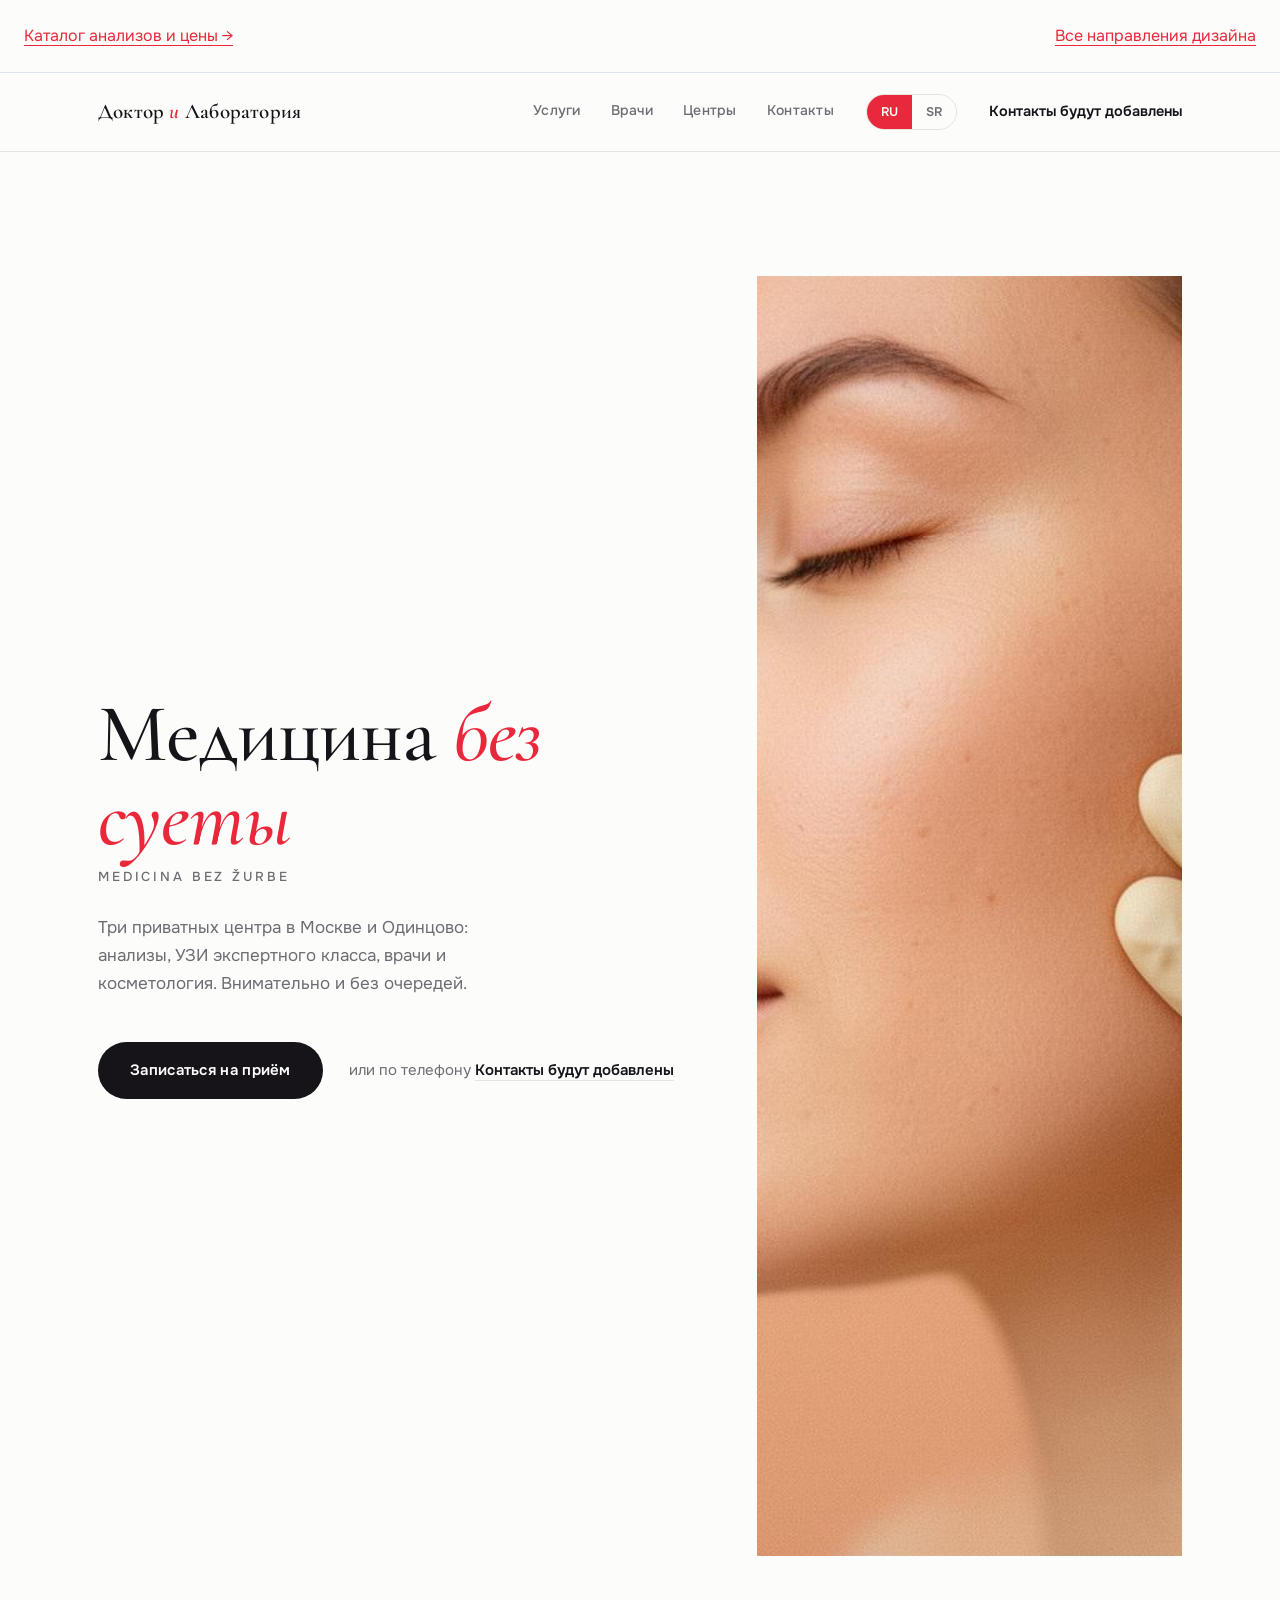
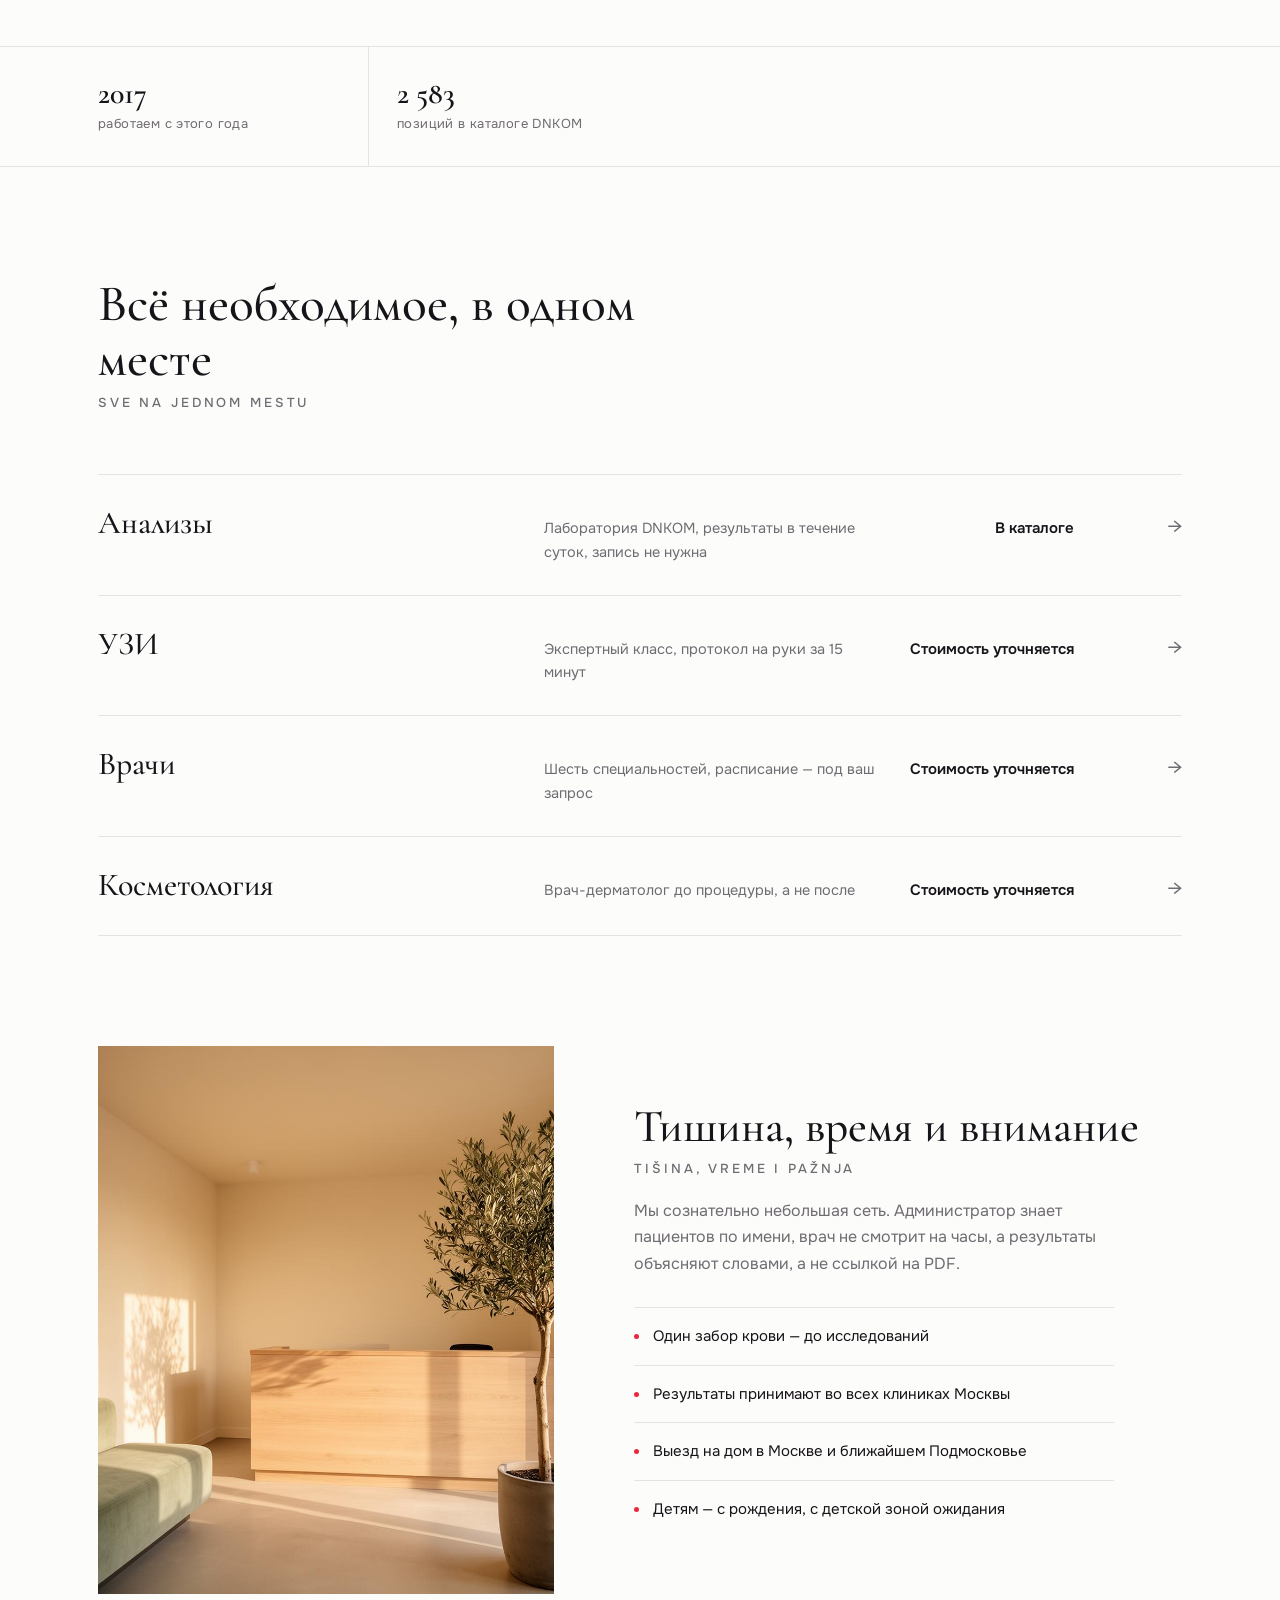
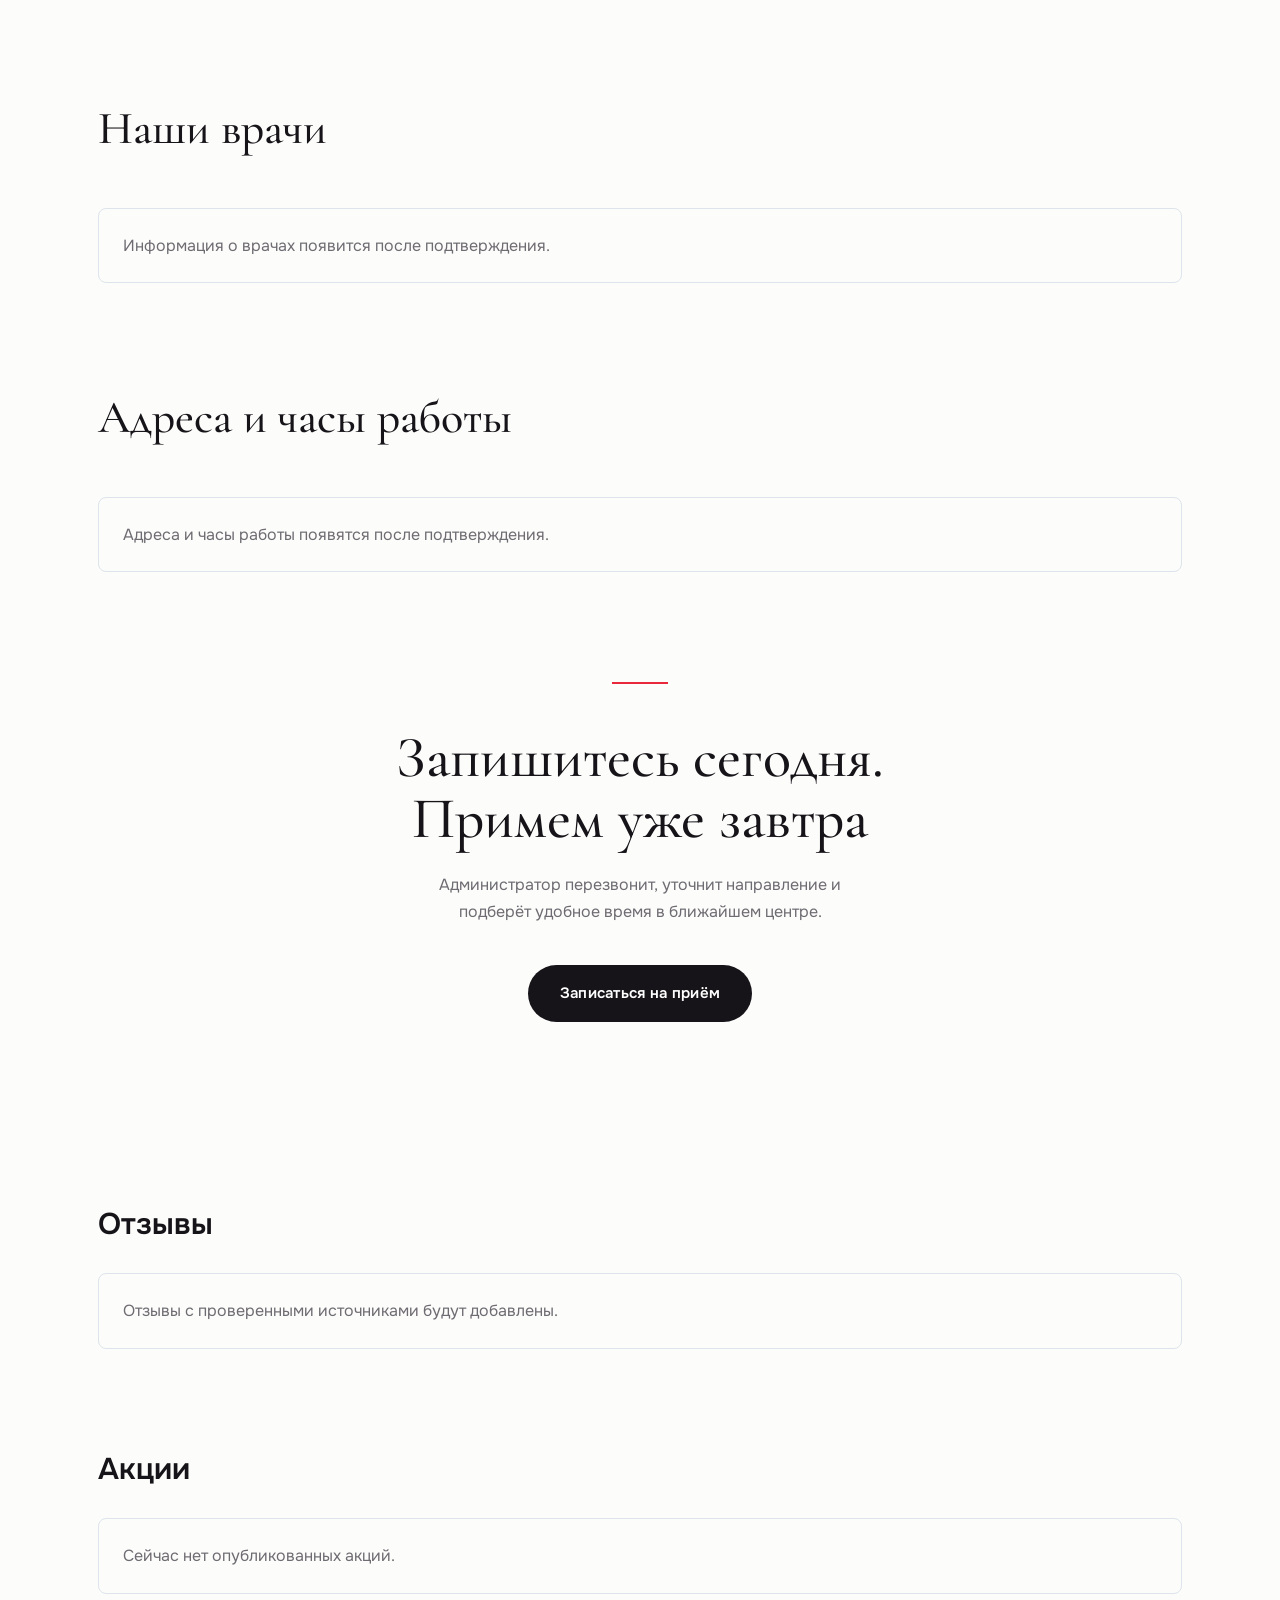
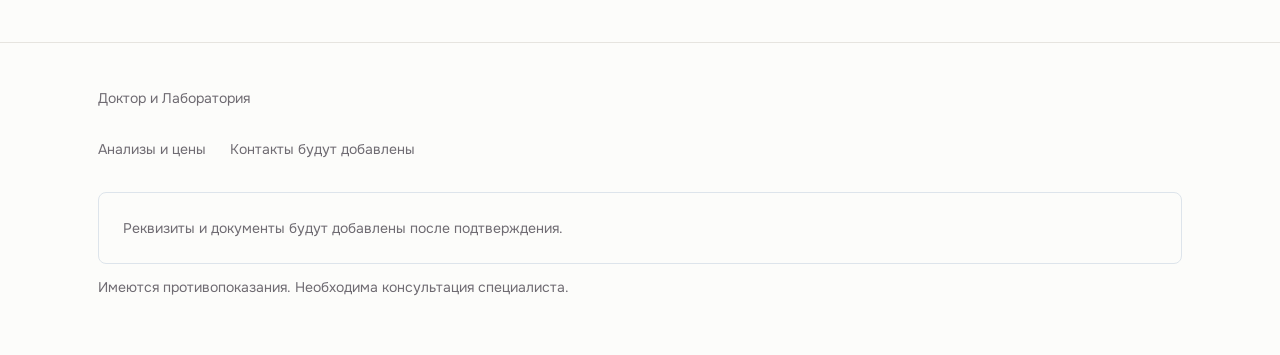
<file: variants/04-private/index.html>
<!DOCTYPE html>

<html lang="ru">
<head>
<meta charset="utf-8"/>
<meta content="width=device-width, initial-scale=1" name="viewport"/>
<title>Доктор и Лаборатория — приватная медицина. Вариант «Приватная»</title>
<meta content="Приватные медицинские центры: анализы, УЗИ, врачи, косметология. Москва и Одинцово. RU / SR." name="description"/>
<link href="https://fonts.googleapis.com" rel="preconnect"/>
<link crossorigin="" href="https://fonts.gstatic.com" rel="preconnect"/>
<link href="https://fonts.googleapis.com/css2?family=Cormorant+Garamond:ital,wght@0,400;0,500;0,600;1,500&amp;family=Onest:wght@400;500;600&amp;display=swap" rel="stylesheet"/>
<style>
/* ============ Вариант 04 «Приватная медицина» · воздух и печать ============
   Монохром «бумага/чернила», красный — как редкая сургучная печать.
   Serif Cormorant Garamond оправдан приватным позиционированием.
   Двуязычность RU/SR: переключатель + сербское эхо под заголовками. */
:root{
  --paper:#FCFCFA;
  --ink:#171419;
  --muted:#6F6B72;
  --hair:#E6E4DF;
  --red:#E9283C;
  --serif:"Cormorant Garamond",Georgia,serif;
  --sans:"Onest",system-ui,sans-serif;
}
*{margin:0;padding:0;box-sizing:border-box}
html{scroll-behavior:smooth}
body{font-family:var(--sans);background:var(--paper);color:var(--ink);line-height:1.65;font-size:16px}
img{max-width:100%;display:block}
a{color:inherit;text-decoration:none}
button{font:inherit;border:0;background:none;cursor:pointer;color:inherit}
.container{max-width:1140px;margin:0 auto;padding:0 28px}

/* язык: пары .ru/.sr переключаются классом на body */
.sr{display:none}
body.lang-sr .ru{display:none}
body.lang-sr .sr{display:inline}
body.lang-sr .sr-block{display:block}

/* сербское эхо под русским заголовком */
.echo{display:block;margin-top:10px;font-family:var(--sans);font-size:13px;letter-spacing:.22em;text-transform:uppercase;color:var(--muted);font-weight:500}
body.lang-sr .echo{display:none}

/* мягкое появление (MOTION 3) */
.reveal{opacity:0;transform:translateY(18px);transition:opacity .7s ease,transform .7s ease}
.reveal.is-in{opacity:1;transform:none}
@media (prefers-reduced-motion:reduce){
  html{scroll-behavior:auto}
  .reveal{opacity:1;transform:none;transition:none}
  *{transition:none!important}
}
</style>
<noscript><style>.reveal{opacity:1;transform:none}</style></noscript>
<style>

/* шапка */
.header{position:sticky;top:0;z-index:50;background:rgba(252,252,250,.94);backdrop-filter:blur(8px);border-bottom:1px solid var(--hair)}
.header .container{display:flex;align-items:center;gap:32px;height:78px}
.wordmark{font-family:var(--serif);font-size:21px;font-weight:600;letter-spacing:.01em}
.wordmark i{font-style:italic;color:var(--red)}
.nav{display:flex;gap:30px;font-size:14px;font-weight:500;color:var(--muted);margin-left:auto;letter-spacing:.02em}
.nav a{position:relative;padding-bottom:3px}
.nav a::after{content:"";position:absolute;left:0;bottom:0;width:0;height:1px;background:var(--ink);transition:width .25s}
.nav a:hover{color:var(--ink)}
.nav a:hover::after{width:100%}
.lang{display:flex;border:1px solid var(--hair);border-radius:999px;overflow:hidden;font-size:12.5px;font-weight:600;letter-spacing:.06em}
.lang button{padding:7px 14px;color:var(--muted);transition:background .2s,color .2s}
.lang button.is-active{background:var(--red);color:#fff}
.header__phone{font-size:14.5px;font-weight:600;white-space:nowrap}
@media(max-width:960px){.nav{display:none}.header__phone{display:none}}

/* hero: манифест с асимметрией */
.hero{padding:84px 0 90px}
.hero__inner{display:grid;grid-template-columns:7fr 5fr;gap:64px;align-items:center}
.hero__media{margin-top:40px} /* лёгкая асимметрия: фото ниже текста */
.hero h1{font-family:var(--serif);font-size:clamp(46px,6.4vw,84px);line-height:1.02;font-weight:500;letter-spacing:-.01em}
.hero h1 i{font-style:italic;color:var(--red)}
.hero__lead{margin-top:30px;color:var(--muted);font-size:17px;max-width:26rem}
.hero__cta{margin-top:44px;display:flex;gap:26px;align-items:center;flex-wrap:wrap}
.btn-seal{display:inline-flex;align-items:center;gap:12px;background:var(--ink);color:#fff;border-radius:999px;padding:16px 32px;font-size:15px;font-weight:600;letter-spacing:.02em;transition:background .25s}
.btn-seal:hover{background:var(--red)}
.hero__phone{font-size:15px;color:var(--muted)}
.hero__phone a{color:var(--ink);font-weight:600;border-bottom:1px solid var(--hair);transition:border-color .2s}
.hero__phone a:hover{border-color:var(--ink)}
.hero__media{position:relative}
.hero__media img{aspect-ratio:4/5;object-fit:cover;width:100%;object-position:center 20%}
.hero__caption{margin-top:14px;font-size:13px;color:var(--muted);letter-spacing:.04em}
@media(max-width:900px){.hero{padding:70px 0 60px}.hero__inner{grid-template-columns:1fr;gap:44px}}

/* факты: одна строка, hairlines */
.facts{border-top:1px solid var(--hair);border-bottom:1px solid var(--hair)}
.facts .container{display:grid;grid-template-columns:repeat(4,1fr);gap:0}
.fact{padding:30px 28px;border-right:1px solid var(--hair)}
.fact:first-child{padding-left:0}
.fact:last-child{border-right:0}
.fact b{font-family:var(--serif);font-size:30px;font-weight:600;display:block;line-height:1.1}
.fact span{font-size:13px;color:var(--muted);letter-spacing:.03em}
@media(max-width:900px){.facts .container{grid-template-columns:1fr 1fr}.fact{padding-left:0}.fact:nth-child(2n){border-right:0;padding-left:28px}}

/* услуги: меню-прейскурант */
.menu{padding:110px 0}
.menu__head{max-width:34rem;margin-bottom:64px}
.menu h2{font-family:var(--serif);font-size:clamp(34px,4vw,52px);font-weight:500;line-height:1.06}
.menu__row{display:grid;grid-template-columns:5fr 4fr 2fr 1fr;gap:24px;align-items:baseline;padding:30px 0;border-top:1px solid var(--hair);transition:padding-left .3s}
.menu__row:last-of-type{border-bottom:1px solid var(--hair)}
.menu__row:hover{padding-left:14px}
.menu__name{font-family:var(--serif);font-size:clamp(24px,2.6vw,32px);font-weight:500;line-height:1.1}
.menu__desc{font-size:14.5px;color:var(--muted)}
.menu__price{font-size:15px;font-weight:600;white-space:nowrap;text-align:right}
.menu__go{text-align:right;font-size:20px;color:var(--muted);transition:color .2s,transform .2s;display:inline-block}
.menu__row:hover .menu__go{color:var(--red);transform:translateX(4px)}
@media(max-width:860px){.menu__row{grid-template-columns:1fr;gap:8px}.menu__price,.menu__go{text-align:left}}

/* приватность: асимметричный сплит */
.private{padding:0 0 110px}
.private__inner{display:grid;grid-template-columns:5fr 6fr;gap:80px;align-items:center}
.private__media img{aspect-ratio:5/6;object-fit:cover;width:100%}
.private h2{font-family:var(--serif);font-size:clamp(30px,3.6vw,46px);font-weight:500;line-height:1.08}
.private p{margin-top:22px;color:var(--muted);max-width:30rem}
.private__list{margin-top:30px;display:grid;gap:0;max-width:30rem}
.private__item{padding:16px 0;border-top:1px solid var(--hair);font-size:15px;display:flex;gap:14px;align-items:baseline}
.private__item::before{content:"";width:5px;height:5px;border-radius:50%;background:var(--red);flex:none;transform:translateY(-2px)}
@media(max-width:900px){.private__inner{grid-template-columns:1fr;gap:40px}}

/* врачи: имена как посвящения */
.staff{padding:0 0 110px}
.staff h2{font-family:var(--serif);font-size:clamp(30px,3.6vw,46px);font-weight:500;line-height:1.08;margin-bottom:54px;max-width:30rem}
.staff__grid{display:grid;grid-template-columns:1fr 1fr 1fr;gap:44px 56px}
.person{border-top:1px solid var(--hair);padding-top:20px}
.person__name{font-family:var(--serif);font-size:25px;font-weight:600;line-height:1.15}
.person__spec{margin-top:6px;font-size:13.5px;letter-spacing:.1em;text-transform:uppercase;color:var(--red);font-weight:600}
.person__exp{margin-top:10px;font-size:14px;color:var(--muted)}
@media(max-width:900px){.staff__grid{grid-template-columns:1fr 1fr}}
@media(max-width:620px){.staff__grid{grid-template-columns:1fr}}

/* центры: адресные строки */
.places{padding:0 0 110px}
.places h2{font-family:var(--serif);font-size:clamp(30px,3.6vw,46px);font-weight:500;line-height:1.08;margin-bottom:54px;max-width:30rem}
.place{display:grid;grid-template-columns:3fr 4fr 3fr 2fr;gap:24px;align-items:baseline;padding:26px 0;border-top:1px solid var(--hair)}
.place:last-of-type{border-bottom:1px solid var(--hair)}
.place__name{font-family:var(--serif);font-size:26px;font-weight:600}
.place__addr{font-size:14.5px;color:var(--muted)}
.place__hours{font-size:14.5px}
.place__link{text-align:right;font-size:14px;font-weight:600;color:var(--red)}
.place__link:hover{color:var(--ink)}
@media(max-width:860px){.place{grid-template-columns:1fr;gap:6px}.place__link{text-align:left}}

/* финал */
.final{padding:0 0 130px;text-align:center}
.final__rule{width:56px;height:2px;background:var(--red);margin:0 auto 44px}
.final h2{font-family:var(--serif);font-size:clamp(34px,4.6vw,58px);font-weight:500;line-height:1.05;max-width:20ch;margin:0 auto}
.final p{margin:22px auto 0;color:var(--muted);max-width:26rem}
.final .btn-seal{margin-top:40px}

/* футер */
.footer{border-top:1px solid var(--hair);padding:44px 0;font-size:14px;color:var(--muted)}
.footer__row{display:flex;justify-content:space-between;gap:16px;flex-wrap:wrap}
.footer__row a{color:var(--ink);font-weight:500}
.footer__legal{margin-top:20px;font-size:12.5px}
.footer__disclaimer{margin-top:8px;font-size:12.5px}

/* модалка */
.modal{position:fixed;inset:0;z-index:100;display:none;place-items:center;padding:20px}
.modal.is-open{display:grid}
.modal__backdrop{position:absolute;inset:0;background:rgba(23,20,25,.6)}
.modal__card{position:relative;width:min(520px,100%);background:var(--paper);padding:48px;border:1px solid var(--hair)}
.modal__close{position:absolute;top:14px;right:16px;font-size:26px;color:var(--muted);width:38px;height:38px}
.modal__card h2{font-family:var(--serif);font-size:32px;font-weight:500;margin-bottom:10px}
.modal__card>p{color:var(--muted);font-size:14.5px;margin-bottom:26px}
.modal__form{display:grid;gap:16px}
.modal__form label{display:grid;gap:7px;font-size:13px;color:var(--muted);letter-spacing:.04em;text-transform:uppercase}
.modal__form input,.modal__form select{height:50px;border:0;border-bottom:1px solid var(--hair);background:transparent;font:inherit;font-size:16px;color:var(--ink);padding:0 2px;border-radius:0}
.modal__form input:focus,.modal__form select:focus{outline:none;border-color:var(--red)}
.modal__form .btn-seal{justify-content:center;margin-top:10px}
.modal__form small{color:var(--muted);font-size:12px;letter-spacing:0;text-transform:none;line-height:1.5}
</style>
<link href="../../site/data.css" rel="stylesheet"/><script defer="" src="../../site/data.js"></script></head>
<body><div class="dl-utility"><a href="../../analyses/">Каталог анализов и цены →</a><a href="../">Все направления дизайна</a></div>
<header class="header" id="top">
<div class="container">
<a class="wordmark" href="#top">Доктор <i>и</i> Лаборатория</a>
<nav aria-label="Меню" class="nav">
<a href="#menu"><span class="ru">Услуги</span><span class="sr">Usluge</span></a>
<a href="#staff"><span class="ru">Врачи</span><span class="sr">Lekari</span></a>
<a href="#places"><span class="ru">Центры</span><span class="sr">Centri</span></a>
<a href="#final"><span class="ru">Контакты</span><span class="sr">Kontakt</span></a>
</nav>
<div aria-label="Язык / Jezik" class="lang" role="group">
<button class="is-active" data-lang="ru" type="button">RU</button>
<button data-lang="sr" type="button">SR</button>
</div>
<a class="header__phone" data-setting-phone="">Контакты будут добавлены</a>
</div>
</header>
<!-- HERO -->
<section class="hero">
<div class="container hero__inner">
<div>
<h1>
<span class="ru">Медицина <i>без суеты</i></span><span class="sr">Medicina <i>bez žurbe</i></span>
<span class="echo">Medicina bez žurbe</span>
</h1>
<p class="hero__lead">
<span class="ru">Три приватных центра в Москве и Одинцово: анализы, УЗИ экспертного класса, врачи и косметология. Внимательно и без очередей.</span>
<span class="sr">Tri privatna centra u Moskvi i Odincovu: analize, ultrazvuk ekspertske klase, lekari i kozmetologija. Pažljivo i bez redova.</span>
</p>
<div class="hero__cta">
<button class="btn-seal" data-book="" type="button">
<span class="ru">Записаться на приём</span><span class="sr">Zakažite pregled</span>
</button>
<div class="hero__phone">
<span class="ru">или по телефону</span><span class="sr">ili telefonom</span>
<a data-setting-phone="">Контакты будут добавлены</a>
</div>
</div>
</div>
<figure class="hero__media reveal">
<img alt="Руки врача" height="1280" src="../assets/hands.jpg" width="1024"/>
<figcaption class="hero__caption" data-branch-summary="" hidden=""></figcaption>
</figure>
</div>
</section>
<!-- ФАКТЫ -->
<section class="facts">
<div class="container">
<div class="fact reveal"><b>2017</b><span class="ru">работаем с этого года</span><span class="sr">radimo od ove godine</span></div>
<div class="fact reveal"><b data-analysis-count="">—</b><span class="ru">позиций в каталоге DNKOM</span><span class="sr">pozicija u katalogu DNKOM</span></div>
</div>
</section>
<!-- УСЛУГИ: меню -->
<section class="menu" id="menu">
<div class="container">
<div class="menu__head reveal">
<h2>
<span class="ru">Всё необходимое, в одном месте</span><span class="sr">Sve što je potrebno, na jednom mestu</span>
<span class="echo">Sve na jednom mestu</span>
</h2>
</div>
<div class="menu__row reveal">
<div class="menu__name"><span class="ru">Анализы</span><span class="sr">Analize</span></div>
<div class="menu__desc">
<span class="ru">Лаборатория DNKOM, результаты в течение суток, запись не нужна</span>
<span class="sr">Laboratorija DNKOM, rezultati u roku od 24 časa, bez zakazivanja</span>
</div>
<div class="menu__price"><a href="../../analyses/">В каталоге</a></div>
<span aria-hidden="true" class="menu__go">→</span>
</div>
<div class="menu__row reveal">
<div class="menu__name"><span class="ru">УЗИ</span><span class="sr">Ultrazvuk</span></div>
<div class="menu__desc">
<span class="ru">Экспертный класс, протокол на руки за 15 минут</span>
<span class="sr">Ekspertska klasa, protokol za 15 minuta</span>
</div>
<div class="menu__price">Стоимость уточняется</div>
<span aria-hidden="true" class="menu__go">→</span>
</div>
<div class="menu__row reveal">
<div class="menu__name"><span class="ru">Врачи</span><span class="sr">Lekari</span></div>
<div class="menu__desc">
<span class="ru">Шесть специальностей, расписание — под ваш запрос</span>
<span class="sr">Šest specijalnosti, raspored po vašoj meri</span>
</div>
<div class="menu__price">Стоимость уточняется</div>
<span aria-hidden="true" class="menu__go">→</span>
</div>
<div class="menu__row reveal">
<div class="menu__name"><span class="ru">Косметология</span><span class="sr">Kozmetologija</span></div>
<div class="menu__desc">
<span class="ru">Врач-дерматолог до процедуры, а не после</span>
<span class="sr">Dermatolog pre procedure, a ne posle</span>
</div>
<div class="menu__price">Стоимость уточняется</div>
<span aria-hidden="true" class="menu__go">→</span>
</div>
</div>
</section>
<!-- ПРИВАТНОСТЬ -->
<section class="private">
<div class="container private__inner">
<figure class="private__media reveal">
<img alt="Интерьер центра" loading="lazy" src="../assets/center-interior.jpg"/>
</figure>
<div class="reveal">
<h2>
<span class="ru">Тишина, время и внимание</span><span class="sr">Tišina, vreme i pažnja</span>
<span class="echo">Tišina, vreme i pažnja</span>
</h2>
<p>
<span class="ru">Мы сознательно небольшая сеть. Администратор знает пациентов по имени, врач не смотрит на часы, а результаты объясняют словами, а не ссылкой на PDF.</span>
<span class="sr">Namerno smo mala mreža. Administrator zna pacijente po imenu, lekar ne gleda na sat, a rezultati se objašnjavaju rečima, a ne PDF linkom.</span>
</p>
<div class="private__list">
<div class="private__item">
<span><span class="ru">Один забор крови — до исследований</span><span class="sr">Analize i kompleksi iz kataloga DNKOM</span></span>
</div>
<div class="private__item">
<span><span class="ru">Результаты принимают во всех клиниках Москвы</span><span class="sr">Rezultate prihvataju sve klinike u Moskvi</span></span>
</div>
<div class="private__item">
<span><span class="ru">Выезд на дом в Москве и ближайшем Подмосковье</span><span class="sr">Kućne posete u Moskvi i okolini</span></span>
</div>
<div class="private__item">
<span><span class="ru">Детям — с рождения, с детской зоной ожидания</span><span class="sr">Deca od rođenja, sa dečijom zonom čekanja</span></span>
</div>
</div>
</div>
</div>
</section>
<!-- ВРАЧИ -->
<section class="staff" id="staff">
<div class="container"><h2>Наши врачи</h2><div class="dl-content-grid" data-managed="doctors"><p class="dl-empty">Информация о врачах появится после подтверждения.</p></div></div>
</section>
<!-- ЦЕНТРЫ -->
<section class="places" id="places">
<div class="container"><h2>Адреса и часы работы</h2><div class="dl-content-grid" data-managed="branches"><p class="dl-empty">Адреса и часы работы появятся после подтверждения.</p></div></div>
</section>
<!-- ФИНАЛ -->
<section class="final" id="final">
<div class="container reveal">
<div aria-hidden="true" class="final__rule"></div>
<h2><span class="ru">Запишитесь сегодня. Примем уже завтра</span><span class="sr">Zakažite danas. Primamo već sutra</span></h2>
<p>
<span class="ru">Администратор перезвонит, уточнит направление и подберёт удобное время в ближайшем центре.</span>
<span class="sr">Administrator će vas pozvati, precizirati uslugu i pronaći vreme koje vam odgovara.</span>
</p>
<button class="btn-seal" data-book="" type="button">
<span class="ru">Записаться на приём</span><span class="sr">Zakažite pregled</span>
</button>
</div>
</section>
<section class="dl-managed-section" id="reviews"><div class="container"><h2>Отзывы</h2><div class="dl-content-grid" data-managed="reviews"><p class="dl-empty">Отзывы с проверенными источниками будут добавлены.</p></div></div></section><section class="dl-managed-section" id="promotions"><div class="container"><h2>Акции</h2><div class="dl-content-grid" data-managed="promotions"><p class="dl-empty">Сейчас нет опубликованных акций.</p></div></div></section><footer class="footer"><div class="container"><div class="brand">Доктор и Лаборатория</div><div class="dl-footer-links"><a href="../../analyses/">Анализы и цены</a><a data-setting-phone="">Контакты будут добавлены</a><a data-setting-email=""></a><a data-setting-booking="" hidden="">Онлайн-запись</a></div><div class="dl-managed-legal" data-managed-legal=""><p class="dl-content-note">Реквизиты и документы будут добавлены после подтверждения.</p></div><p class="dl-content-note">Имеются противопоказания. Необходима консультация специалиста.</p></div></footer>
<!-- МОДАЛКА -->
<div aria-labelledby="modal-title" aria-modal="true" class="modal" data-modal="" hidden="" role="dialog">
<div class="modal__backdrop" data-modal-close=""></div>
<div class="modal__card"><button aria-label="Закрыть" class="modal__close" data-modal-close="" type="button">×</button><h2 id="modal-title">Запись на приём</h2><p data-booking-placeholder="">Онлайн-запись появится после подключения Yclients. Контакты центра будут доступны после подтверждения.</p><a class="dl-content-button" data-setting-booking="" hidden="">Открыть онлайн-запись</a></div>
</div>
</body>
</html>
</file>
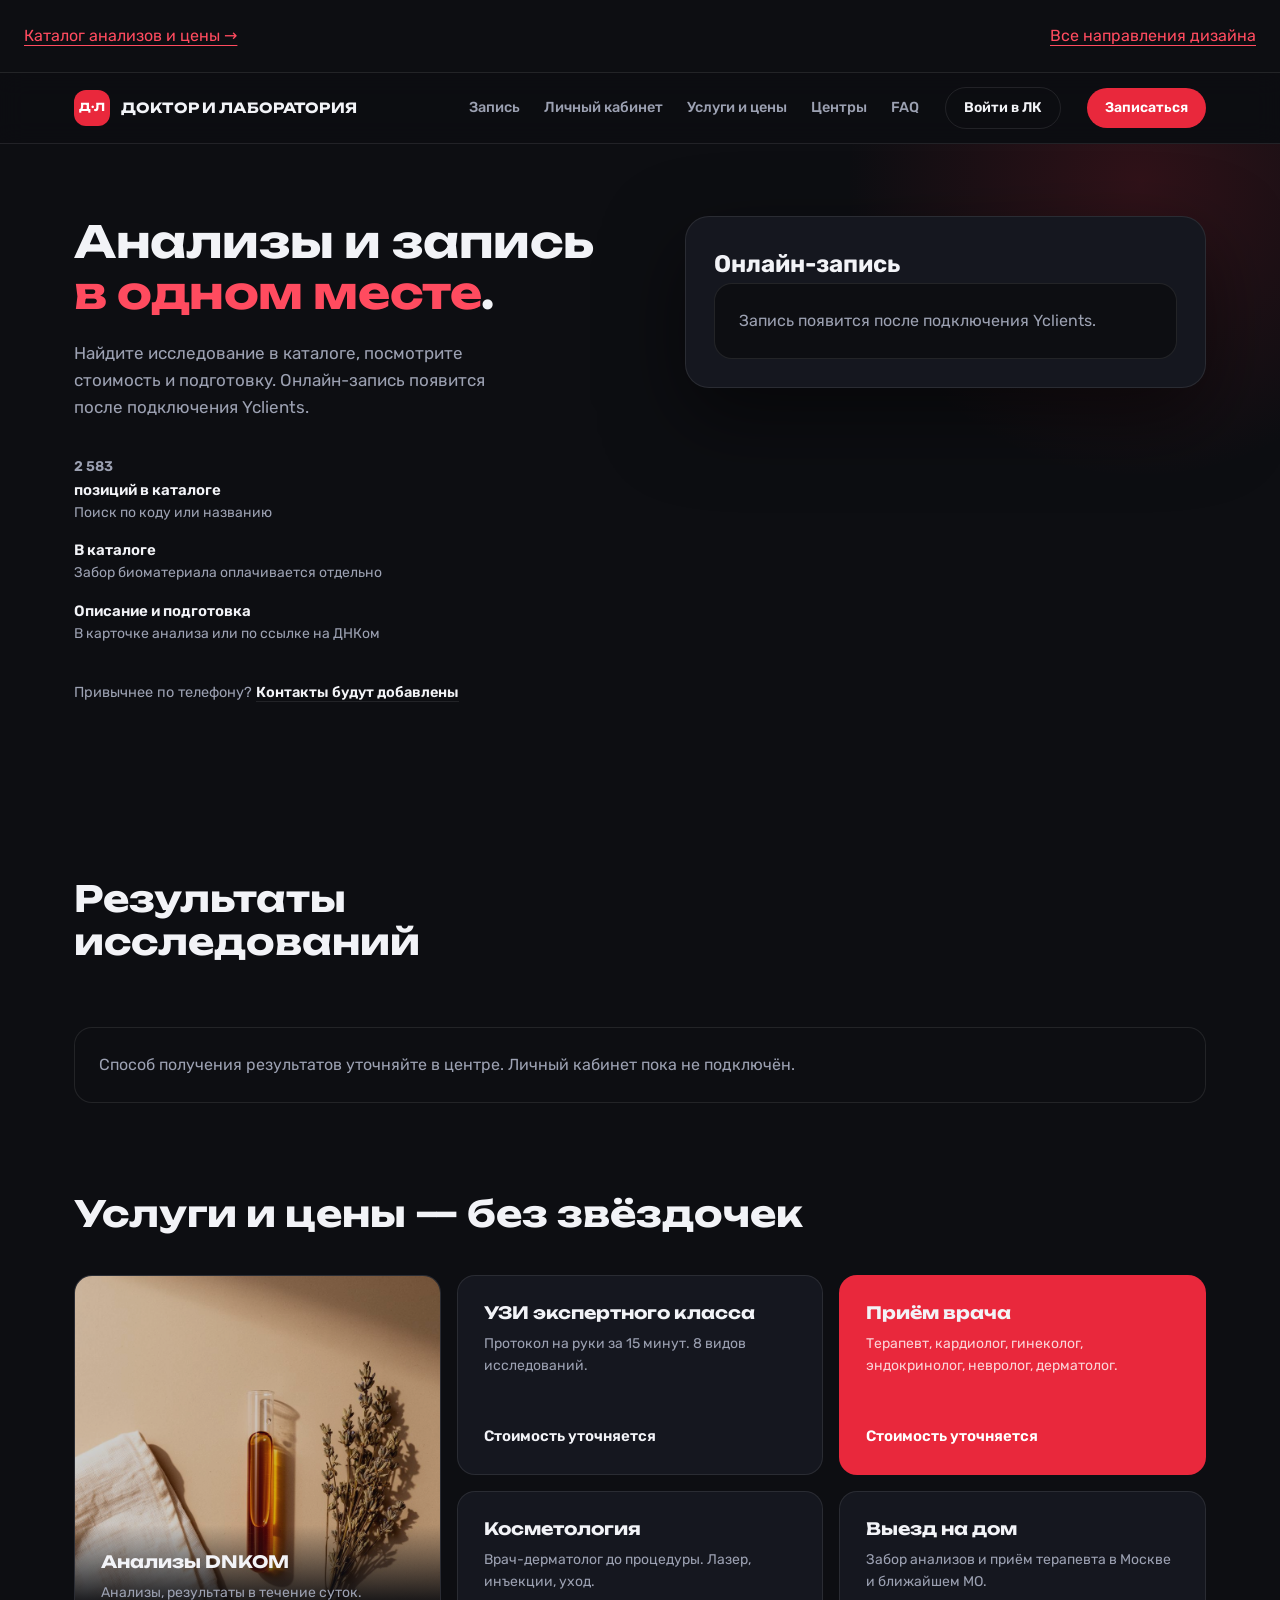
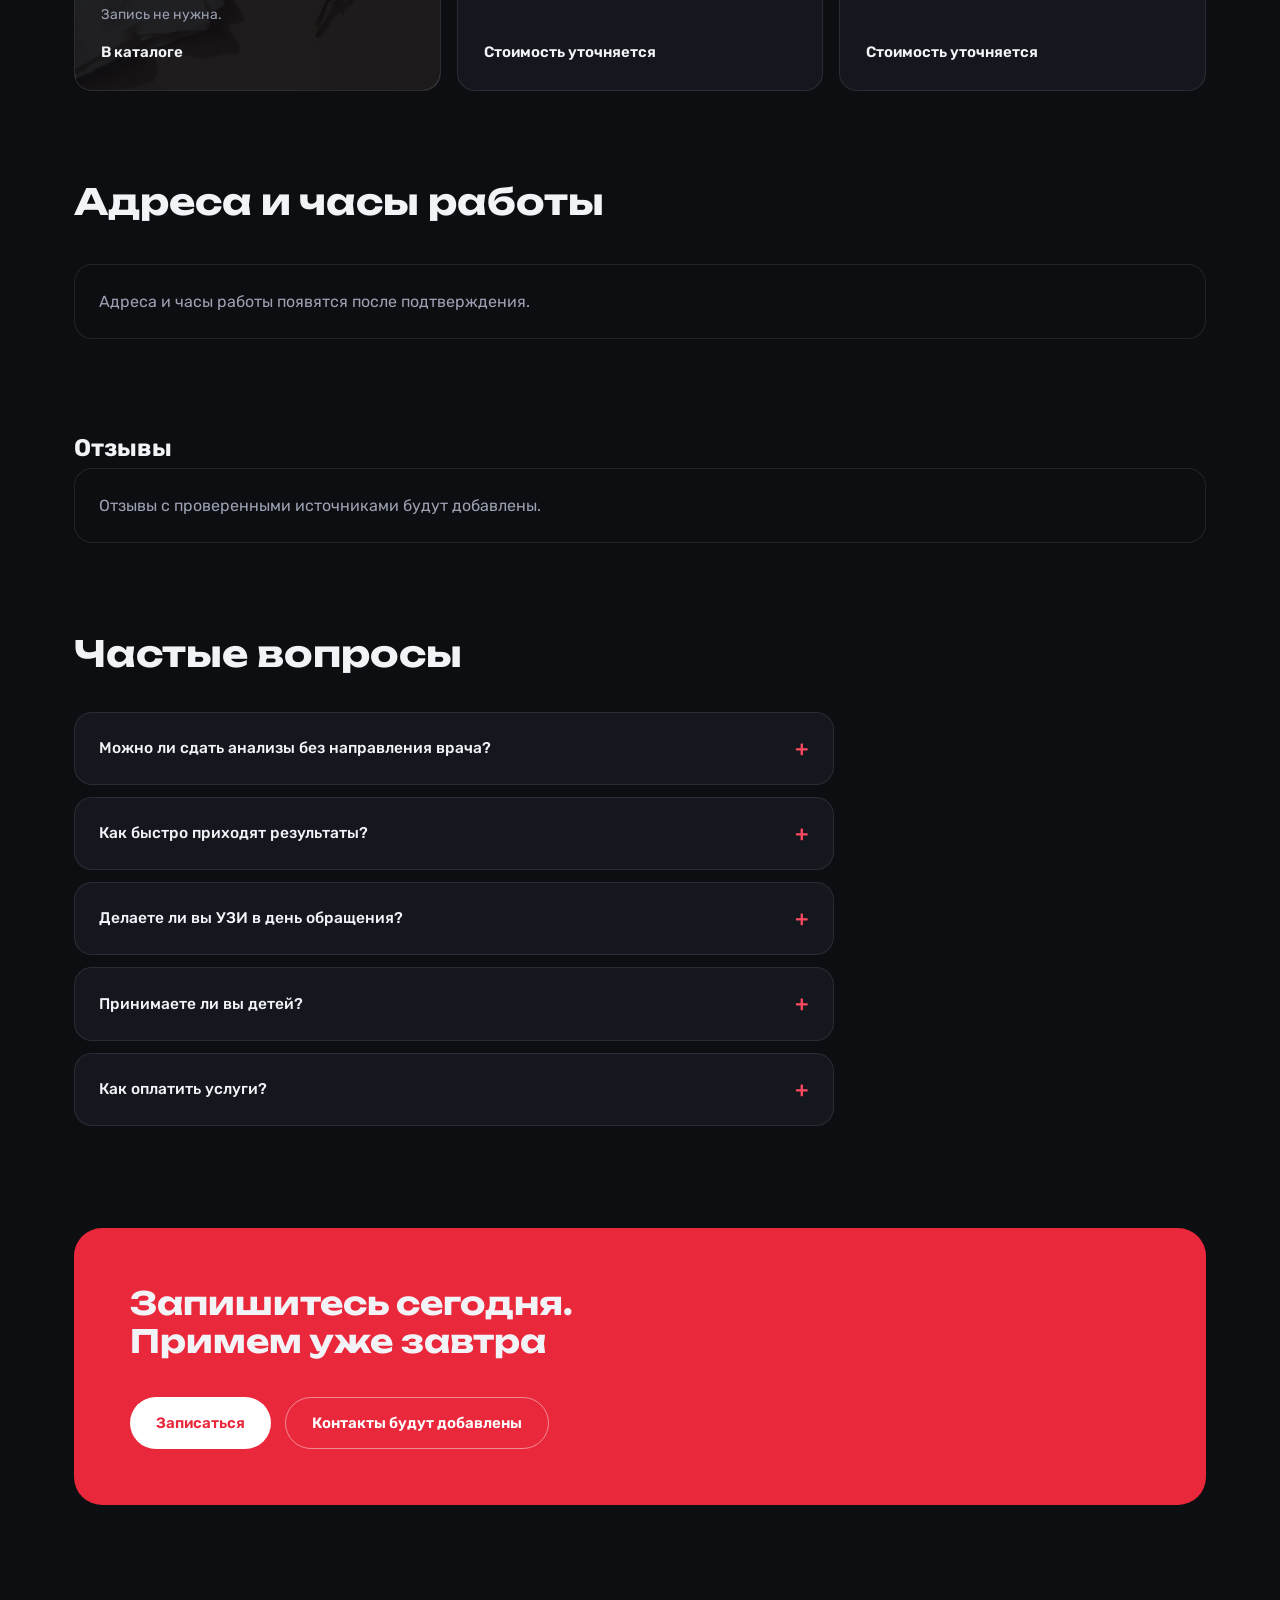
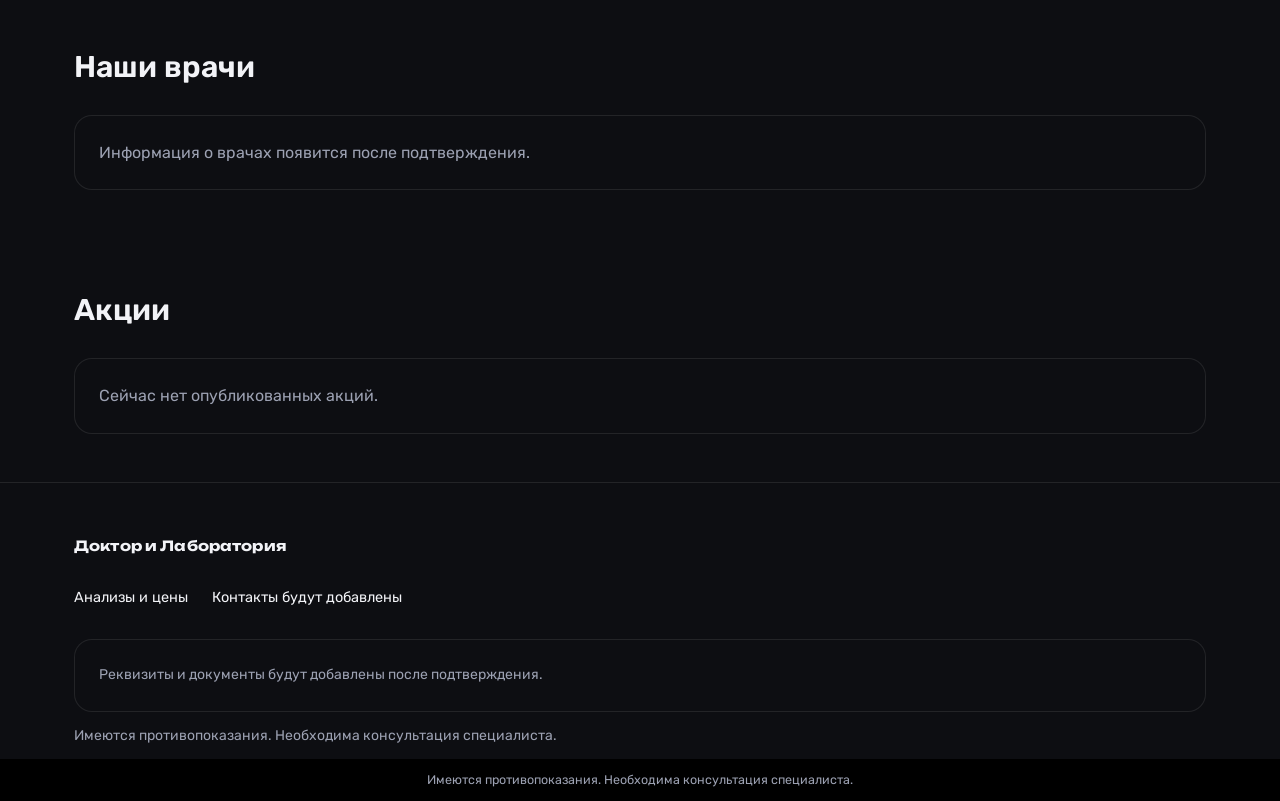
<file: variants/05-digital/index.html>
<!DOCTYPE html>

<html lang="ru">
<head>
<meta charset="utf-8"/>
<meta content="width=device-width, initial-scale=1" name="viewport"/>
<title>Доктор и Лаборатория — запись онлайн за 60 секунд. Вариант «Digital»</title>
<meta content="Онлайн-запись, результаты в личном кабинете, напоминания. Анализы DNKOM, УЗИ, врачи — 3 центра в Москве и Одинцово." name="description"/>
<link href="https://fonts.googleapis.com" rel="preconnect"/>
<link crossorigin="" href="https://fonts.gstatic.com" rel="preconnect"/>
<link href="https://fonts.googleapis.com/css2?family=Unbounded:wght@500;700&amp;family=Rubik:wght@400;500;600&amp;display=swap" rel="stylesheet"/>
<style>
/* ============ Вариант 05 «Digital-first» · тёмная app-тема ============
   Онлайн-запись и ЛК — главная ценность. Живой виджет записи в hero,
   интерактивный превью личного кабинета. Красный осветлён для тёмного фона. */
:root{
  --bg:#0D0E12;
  --panel:#15171F;
  --panel-2:#1D2029;
  --line:rgba(255,255,255,.09);
  --text:#F2F3F7;
  --muted:#9CA1B2;
  --red:#FF4B5F;          /* акцент на тёмном */
  --red-deep:#E9283C;     /* фирменный, для заливок */
  --red-dark:#C81F30;
  --display:"Unbounded",system-ui,sans-serif;
  --font:"Rubik",system-ui,sans-serif;
  --r:18px;
}
*{margin:0;padding:0;box-sizing:border-box}
html{scroll-behavior:smooth}
body{font-family:var(--font);background:var(--bg);color:var(--text);line-height:1.6;font-size:16px}
img{max-width:100%;display:block}
a{color:inherit;text-decoration:none}
button{font:inherit;border:0;background:none;cursor:pointer;color:inherit}
.container{max-width:1180px;margin:0 auto;padding:0 24px}

/* MOTION 4: каскад на загрузке hero + плавные hover. Всё гасится reduced-motion. */
@keyframes rise{from{opacity:0;transform:translateY(22px)}to{opacity:1;transform:none}}
.rise{animation:rise .6s cubic-bezier(.16,1,.3,1) both}
.rise-1{animation-delay:.05s}.rise-2{animation-delay:.15s}.rise-3{animation-delay:.25s}.rise-4{animation-delay:.4s}
@media (prefers-reduced-motion:reduce){
  html{scroll-behavior:auto}
  .rise{animation:none}
  *{transition:none!important;animation:none!important}
}

.btn{display:inline-flex;align-items:center;justify-content:center;gap:8px;border-radius:999px;font-weight:600;font-size:15px;padding:13px 26px;transition:background .2s,border-color .2s,transform .15s,box-shadow .2s}
.btn:active{transform:scale(.98)}
.btn--red{background:var(--red-deep);color:#fff}
.btn--red:hover{background:var(--red-dark);box-shadow:0 8px 30px rgba(233,40,60,.3)}
.btn--ghost{border:1.5px solid var(--line);color:var(--text)}
.btn--ghost:hover{border-color:rgba(255,255,255,.35)}
.btn--sm{padding:9px 18px;font-size:14px}

/* шапка */
.header{position:sticky;top:0;z-index:50;background:rgba(13,14,18,.85);backdrop-filter:blur(12px);border-bottom:1px solid var(--line)}
.header .container{display:flex;align-items:center;gap:26px;height:70px}
.brand{display:flex;align-items:center;gap:11px;font-family:var(--display);font-size:14px;font-weight:700;letter-spacing:.01em}
.brand__mark{width:36px;height:36px;border-radius:12px;background:var(--red-deep);display:grid;place-items:center;font-size:11px;color:#fff}
.nav{display:flex;gap:24px;font-size:14.5px;font-weight:500;color:var(--muted);margin-left:auto}
.nav a:hover{color:var(--text)}
@media(max-width:980px){.nav{display:none}}

/* hero */
.hero{padding:72px 0 84px;position:relative;overflow:hidden}
.hero::before{content:"";position:absolute;top:-280px;right:-180px;width:640px;height:640px;border-radius:50%;background:radial-gradient(circle,rgba(233,40,60,.16),transparent 65%);pointer-events:none}
.hero .container{display:grid;grid-template-columns:1.05fr 1fr;gap:64px;align-items:start;position:relative}
.hero h1{font-family:var(--display);font-size:clamp(28px,3.6vw,44px);line-height:1.16;font-weight:700;letter-spacing:-.01em}
.hero h1 em{font-style:normal;color:var(--red)}
.hero__lead{margin-top:22px;color:var(--muted);font-size:17px;max-width:28rem}
.hero__points{margin-top:34px;display:grid;gap:14px;max-width:28rem}
.hero__point{display:flex;gap:14px;align-items:flex-start;font-size:15px}
.hero__point svg{width:22px;height:22px;flex:none;stroke:var(--red);margin-top:2px}
.hero__point b{font-weight:600}
.hero__point span{color:var(--muted);display:block;font-size:14px}
.hero__alt{margin-top:36px;font-size:14.5px;color:var(--muted)}
.hero__alt a{color:var(--text);font-weight:600;border-bottom:1px solid var(--line)}
.hero__alt a:hover{border-color:var(--text)}
@media(max-width:960px){.hero .container{grid-template-columns:1fr;gap:44px}}

/* виджет записи */
.widget{background:var(--panel);border:1px solid var(--line);border-radius:24px;padding:28px;box-shadow:0 30px 80px rgba(0,0,0,.5)}
.widget__head{display:flex;justify-content:space-between;align-items:center;margin-bottom:22px}
.widget__title{font-family:var(--display);font-size:15px;font-weight:700}
.widget__step-label{font-size:13px;color:var(--muted)}
.widget__bar{height:4px;border-radius:99px;background:var(--panel-2);margin-bottom:24px;overflow:hidden}
.widget__bar i{display:block;height:100%;background:var(--red-deep);border-radius:99px;transition:width .35s cubic-bezier(.16,1,.3,1)}
.wstep{display:none}
.wstep.is-active{display:block;animation:rise .35s cubic-bezier(.16,1,.3,1) both}
.wstep__q{font-size:16px;font-weight:600;margin-bottom:16px}
.opts{display:grid;grid-template-columns:1fr 1fr;gap:10px}
.opt{border:1.5px solid var(--line);border-radius:14px;padding:14px 16px;text-align:left;font-size:14.5px;font-weight:500;transition:border-color .18s,background .18s}
.opt small{display:block;color:var(--muted);font-size:12.5px;margin-top:3px;font-weight:400}
.opt:hover{border-color:rgba(255,255,255,.3)}
.opt.is-picked{border-color:var(--red);background:rgba(233,40,60,.1)}
.opts--slots{grid-template-columns:repeat(4,1fr)}
.opt--slot{text-align:center;padding:11px 6px;font-size:14px}
.slots-day{font-size:13px;color:var(--muted);margin:14px 0 8px}
.slots-day:first-of-type{margin-top:0}
.wform{display:grid;gap:12px}
.wform input{height:48px;border:1.5px solid var(--line);border-radius:14px;background:var(--panel-2);padding:0 14px;font:inherit;font-size:15px;color:var(--text)}
.wform input::placeholder{color:var(--muted)}
.wform input:focus{outline:none;border-color:var(--red)}
.widget__nav{display:flex;justify-content:space-between;gap:12px;margin-top:22px}
.widget__back{color:var(--muted);font-size:14px;font-weight:500;padding:10px 4px}
.widget__back:hover{color:var(--text)}
.widget__back[hidden]{visibility:hidden}
.widget__summary{background:var(--panel-2);border-radius:14px;padding:14px 16px;font-size:13.5px;color:var(--muted);margin-bottom:16px;display:grid;gap:4px}
.widget__summary b{color:var(--text);font-weight:500}
.widget__done{text-align:center;padding:26px 8px}
.widget__done-icon{width:64px;height:64px;border-radius:50%;background:rgba(233,40,60,.14);display:grid;place-items:center;margin:0 auto 18px}
.widget__done-icon svg{width:30px;height:30px;stroke:var(--red)}
.widget__done h3{font-family:var(--display);font-size:17px;margin-bottom:8px}
.widget__done p{color:var(--muted);font-size:14px}
.widget__note{margin-top:18px;font-size:12px;color:var(--muted);text-align:center}

/* ЛК: живой превью */
.lk{padding:90px 0}
.lk .container{display:grid;grid-template-columns:1fr 1.1fr;gap:64px;align-items:center}
.lk h2{font-family:var(--display);font-size:clamp(24px,3vw,36px);line-height:1.18;font-weight:700}
.lk h2 em{font-style:normal;color:var(--red)}
.lk__lead{margin-top:18px;color:var(--muted);max-width:26rem}
.lk__feats{margin-top:28px;display:grid;gap:12px;font-size:15px}
.lk__feats li{list-style:none;display:flex;gap:12px;align-items:baseline}
.lk__feats li::before{content:"";width:6px;height:6px;border-radius:50%;background:var(--red);flex:none;transform:translateY(-2px)}
.app{background:var(--panel);border:1px solid var(--line);border-radius:24px;overflow:hidden;box-shadow:0 30px 80px rgba(0,0,0,.5)}
.app__bar{display:flex;gap:6px;padding:14px 18px;border-bottom:1px solid var(--line)}
.app__bar i{width:10px;height:10px;border-radius:50%;background:var(--panel-2)}
.app__tabs{display:flex;gap:4px;padding:14px 18px 0}
.app__tab{padding:9px 16px;border-radius:12px 12px 0 0;font-size:14px;font-weight:500;color:var(--muted);transition:color .18s,background .18s}
.app__tab.is-active{background:var(--panel-2);color:var(--text)}
.app__body{background:var(--panel-2);margin:0 18px 18px;border-radius:0 14px 14px 14px;padding:18px;min-height:250px}
.app__pane{display:none}
.app__pane.is-active{display:block;animation:rise .3s cubic-bezier(.16,1,.3,1) both}
.rowitem{display:flex;justify-content:space-between;align-items:center;gap:14px;padding:13px 0;border-bottom:1px solid var(--line);font-size:14.5px}
.rowitem:last-child{border-bottom:0}
.rowitem b{font-weight:500}
.rowitem small{display:block;color:var(--muted);font-size:12.5px}
.tag{font-size:12px;font-weight:600;border-radius:99px;padding:4px 12px;white-space:nowrap}
.tag--ok{background:rgba(233,40,60,.14);color:var(--red)}
.tag--wait{background:rgba(255,255,255,.07);color:var(--muted)}
.app__dl{display:inline-block;margin-top:14px;font-size:13.5px;color:var(--red);font-weight:500}
@media(max-width:960px){.lk .container{grid-template-columns:1fr}}

/* услуги: бенто */
.bento{padding:0 0 90px}
.bento h2{font-family:var(--display);font-size:clamp(24px,3vw,36px);font-weight:700;margin-bottom:40px;max-width:24ch;line-height:1.18}
.bento__grid{display:grid;grid-template-columns:repeat(3,1fr);grid-auto-rows:200px;gap:16px}
.cell{border:1px solid var(--line);border-radius:var(--r);padding:26px;display:flex;flex-direction:column;background:var(--panel);transition:transform .2s,border-color .2s}
.cell:hover{transform:translateY(-4px);border-color:rgba(255,255,255,.25)}
.cell--tall{grid-row:span 2}
.cell--photo{padding:0;position:relative;overflow:hidden}
.cell--photo img{position:absolute;inset:0;width:100%;height:100%;object-fit:cover;opacity:.8}
.cell--photo .cell__overlay{position:relative;z-index:1;margin-top:auto;padding:26px;background:linear-gradient(transparent,rgba(13,14,18,.9) 45%)}
.cell--red{background:var(--red-deep);border-color:transparent}
.cell--red .cell__desc{color:rgba(255,255,255,.8)}
.cell__name{font-family:var(--display);font-size:17px;font-weight:700;line-height:1.25}
.cell__desc{margin-top:9px;font-size:14px;color:var(--muted);max-width:26rem}
.cell__price{margin-top:auto;padding-top:14px;font-size:15px;font-weight:600}
.cell--red .cell__price{color:#fff}
.cell__price small{color:var(--muted);font-weight:400}
.cell--red .cell__price small{color:rgba(255,255,255,.75)}
@media(max-width:960px){.bento__grid{grid-template-columns:1fr 1fr}}
@media(max-width:620px){.bento__grid{grid-template-columns:1fr;grid-auto-rows:auto}.cell{min-height:150px}.cell--tall{grid-row:auto}}

/* центры */
.centers{padding:0 0 90px}
.centers h2{font-family:var(--display);font-size:clamp(24px,3vw,36px);font-weight:700;margin-bottom:40px;line-height:1.18}
.centers__grid{display:grid;grid-template-columns:repeat(3,1fr);gap:16px}
.center{background:var(--panel);border:1px solid var(--line);border-radius:var(--r);padding:24px;display:flex;flex-direction:column;gap:10px}
.center__name{font-family:var(--display);font-size:16px;font-weight:700}
.center__addr{font-size:14px;color:var(--muted)}
.center__hours{font-size:13.5px;color:var(--red);font-weight:500}
.center__foot{margin-top:auto;padding-top:14px;display:flex;gap:14px;align-items:center}
.center__map{font-size:13.5px;color:var(--muted);font-weight:500}
.center__map:hover{color:var(--text)}
@media(max-width:900px){.centers__grid{grid-template-columns:1fr}}

/* отзыв-полоса */
.quote{padding:0 0 90px}
.quote__card{border:1px solid var(--line);border-radius:24px;padding:44px 48px;display:grid;grid-template-columns:auto 1fr;gap:28px;align-items:center;background:linear-gradient(120deg,rgba(233,40,60,.08),transparent 55%)}
.quote__mark{font-family:var(--display);font-size:64px;line-height:1;color:var(--red);font-weight:700}
.quote__card blockquote{font-size:clamp(16px,1.9vw,20px);line-height:1.55}
.quote__card figcaption{margin-top:12px;font-size:14px;color:var(--muted)}
.quote__card figcaption b{color:var(--text)}
@media(max-width:720px){.quote__card{grid-template-columns:1fr;padding:32px}}

/* FAQ */
.faq{padding:0 0 90px}
.faq h2{font-family:var(--display);font-size:clamp(24px,3vw,36px);font-weight:700;margin-bottom:36px;line-height:1.18}
.faq__list{max-width:760px}
.faq-item{border:1px solid var(--line);border-radius:var(--r);margin-bottom:12px;background:var(--panel)}
.faq-item summary{list-style:none;cursor:pointer;display:flex;justify-content:space-between;gap:16px;align-items:center;padding:18px 24px;font-weight:500;font-size:15.5px}
.faq-item summary::-webkit-details-marker{display:none}
.faq-item summary::after{content:"+";font-size:22px;color:var(--red);transition:transform .2s;flex:none}
.faq-item[open] summary::after{transform:rotate(45deg)}
.faq-item p{padding:0 24px 18px;color:var(--muted);font-size:14.5px}

/* CTA */
.cta{padding:0 0 90px}
.cta__card{background:var(--red-deep);border-radius:28px;padding:56px;display:flex;justify-content:space-between;align-items:center;gap:36px;flex-wrap:wrap}
.cta h2{font-family:var(--display);font-size:clamp(22px,2.8vw,32px);font-weight:700;line-height:1.2;max-width:20ch}
.cta__actions{display:flex;gap:14px;flex-wrap:wrap}
.btn--white{background:#fff;color:var(--red-deep)}
.btn--white:hover{background:#FFE2E6}
.cta .btn--ghost{border-color:rgba(255,255,255,.45);color:#fff}
.cta .btn--ghost:hover{border-color:#fff}

/* футер */
.footer{border-top:1px solid var(--line);padding:52px 0 0;font-size:14.5px}
.footer__grid{display:grid;grid-template-columns:2fr 1fr 1fr 1fr;gap:40px}
.footer__col-title{font-weight:600;font-size:13.5px;margin-bottom:14px;color:var(--muted);text-transform:uppercase;letter-spacing:.08em}
.footer__col ul{list-style:none;display:grid;gap:9px}
.footer__col a{color:var(--muted)}
.footer__col a:hover{color:var(--text)}
.footer__about{color:var(--muted);margin-top:14px;max-width:30rem;font-size:14px}
.footer__contacts{margin-top:16px;display:grid;gap:6px;font-weight:500}
.footer__bottom{margin-top:44px;border-top:1px solid var(--line);padding:18px 0;display:flex;justify-content:space-between;gap:12px;flex-wrap:wrap;font-size:13px;color:var(--muted)}
.disclaimer{background:#000;color:var(--muted);text-align:center;font-size:12.5px;padding:11px 24px}
@media(max-width:900px){.footer__grid{grid-template-columns:1fr 1fr}}
</style>
<link href="../../site/data.css" rel="stylesheet"/><script defer="" src="../../site/data.js"></script></head>
<body><div class="dl-utility"><a href="../../analyses/">Каталог анализов и цены →</a><a href="../">Все направления дизайна</a></div>
<header class="header" id="top">
<div class="container">
<a class="brand" href="#top">
<span class="brand__mark">Д·Л</span>
      ДОКТОР И ЛАБОРАТОРИЯ
    </a>
<nav aria-label="Главное меню" class="nav">
<a href="#booking">Запись</a>
<a href="#lk">Личный кабинет</a>
<a href="#services">Услуги и цены</a>
<a href="#centers">Центры</a>
<a href="#faq">FAQ</a>
</nav>
<a class="btn btn--ghost btn--sm" href="#lk">Войти в ЛК</a>
<a class="btn btn--red btn--sm" href="#booking">Записаться</a>
</div>
</header>
<!-- HERO + ВИДЖЕТ -->
<section class="hero" id="booking">
<div class="container">
<div>
<h1 class="rise rise-1">Анализы и запись <em>в одном месте</em>.</h1>
<p class="hero__lead rise rise-2">Найдите исследование в каталоге, посмотрите стоимость и подготовку. Онлайн-запись появится после подключения Yclients.</p>
<div class="hero__points rise rise-3"><div class="hero__point"><div><b><span data-analysis-count="">—</span> позиций в каталоге</b><span>Поиск по коду или названию</span></div></div><div class="hero__point"><div><b><a href="../../analyses/">В каталоге</a></b><span>Забор биоматериала оплачивается отдельно</span></div></div><div class="hero__point"><div><b>Описание и подготовка</b><span>В карточке анализа или по ссылке на ДНКом</span></div></div></div>
<p class="hero__alt rise rise-3">Привычнее по телефону? <a data-setting-phone="">Контакты будут добавлены</a></p>
</div>
<div class="widget rise rise-4" data-widget=""><h2>Онлайн-запись</h2><p class="dl-empty" data-booking-placeholder="">Запись появится после подключения Yclients.</p><a class="dl-content-button" data-setting-booking="" hidden="">Открыть онлайн-запись</a></div>
</div>
</section>
<!-- ЛИЧНЫЙ КАБИНЕТ -->
<section class="lk" id="lk">
<div class="container"><h2>Результаты исследований</h2><p class="dl-empty">Способ получения результатов уточняйте в центре. Личный кабинет пока не подключён.</p></div>
</section>
<!-- УСЛУГИ: бенто -->
<section class="bento" id="services">
<div class="container">
<h2>Услуги и цены — без звёздочек</h2>
<div class="bento__grid">
<div class="cell cell--tall cell--photo">
<img alt="" loading="lazy" src="../assets/lab.jpg"/>
<div class="cell__overlay">
<div class="cell__name">Анализы DNKOM</div>
<div class="cell__desc">Анализы, результаты в течение суток. Запись не нужна.</div>
<div class="cell__price"><a href="../../analyses/">В каталоге</a></div>
</div>
</div>
<div class="cell">
<div class="cell__name">УЗИ экспертного класса</div>
<div class="cell__desc">Протокол на руки за 15 минут. 8 видов исследований.</div>
<div class="cell__price">Стоимость уточняется</div>
</div>
<div class="cell cell--red">
<div class="cell__name">Приём врача</div>
<div class="cell__desc">Терапевт, кардиолог, гинеколог, эндокринолог, невролог, дерматолог.</div>
<div class="cell__price">Стоимость уточняется</div>
</div>
<div class="cell">
<div class="cell__name">Косметология</div>
<div class="cell__desc">Врач-дерматолог до процедуры. Лазер, инъекции, уход.</div>
<div class="cell__price">Стоимость уточняется</div>
</div>
<div class="cell">
<div class="cell__name">Выезд на дом</div>
<div class="cell__desc">Забор анализов и приём терапевта в Москве и ближайшем МО.</div>
<div class="cell__price">Стоимость уточняется</div>
</div>
</div>
</div>
</section>
<!-- ЦЕНТРЫ -->
<section class="centers" id="centers">
<div class="container"><h2>Адреса и часы работы</h2><div class="dl-content-grid" data-managed="branches"><p class="dl-empty">Адреса и часы работы появятся после подтверждения.</p></div></div>
</section>
<!-- ОТЗЫВ -->
<section class="quote">
<div class="container"><h2>Отзывы</h2><div class="dl-content-grid" data-managed="reviews"><p class="dl-empty">Отзывы с проверенными источниками будут добавлены.</p></div></div>
</section>
<!-- FAQ -->
<section class="faq" id="faq">
<div class="container">
<h2>Частые вопросы</h2>
<div class="faq__list">
<details class="faq-item">
<summary>Можно ли сдать анализы без направления врача?</summary>
<p>Да. На анализы запись не нужна — приходите в часы приёма биоматериала с паспортом: часы работы выбранного филиала.</p>
</details>
<details class="faq-item">
<summary>Как быстро приходят результаты?</summary>
<p>В течение суток, большинство — в день забора. Протокол УЗИ отдаём через 15 минут после исследования. Всё дублируется на e-mail и в личный кабинет.</p>
</details>
<details class="faq-item">
<summary>Делаете ли вы УЗИ в день обращения?</summary>
<p>Чаще всего да — в большинстве случаев свободные слоты есть в течение 24 часов. Актуальные слоты видны в онлайн-записи.</p>
</details>
<details class="faq-item">
<summary>Принимаете ли вы детей?</summary>
<p>Да, с 0 лет. Есть педиатр, забор крови у детей, УЗИ детских органов, справки в сад и школу. Детская зона ожидания — в каждом центре.</p>
</details>
<details class="faq-item">
<summary>Как оплатить услуги?</summary>
<p>Картой, СБП или наличными в центре. После приёма выдаём чек и справку для налогового вычета. По ДМС — по списку партнёров.</p>
</details>
</div>
</div>
</section>
<!-- CTA -->
<section class="cta">
<div class="container">
<div class="cta__card">
<h2>Запишитесь сегодня. Примем уже завтра</h2>
<div class="cta__actions">
<a class="btn btn--white" href="#booking">Записаться</a>
<a class="btn btn--ghost" data-setting-phone="">Контакты будут добавлены</a>
</div>
</div>
</div>
</section>
<section class="dl-managed-section" id="doctors"><div class="container"><h2>Наши врачи</h2><div class="dl-content-grid" data-managed="doctors"><p class="dl-empty">Информация о врачах появится после подтверждения.</p></div></div></section><section class="dl-managed-section" id="promotions"><div class="container"><h2>Акции</h2><div class="dl-content-grid" data-managed="promotions"><p class="dl-empty">Сейчас нет опубликованных акций.</p></div></div></section><footer class="footer"><div class="container"><div class="brand">Доктор и Лаборатория</div><div class="dl-footer-links"><a href="../../analyses/">Анализы и цены</a><a data-setting-phone="">Контакты будут добавлены</a><a data-setting-email=""></a><a data-setting-booking="" hidden="">Онлайн-запись</a></div><div class="dl-managed-legal" data-managed-legal=""><p class="dl-content-note">Реквизиты и документы будут добавлены после подтверждения.</p></div><p class="dl-content-note">Имеются противопоказания. Необходима консультация специалиста.</p></div></footer>
<div class="disclaimer">Имеются противопоказания. Необходима консультация специалиста.</div>
</body>
</html>
</file>
<file: site/data.css>
[hidden]{display:none!important}
/* Shared catalog follows the restrained laboratory direction; variants retain their own fonts and tokens. */
:root{--dl-ink:var(--ink,var(--text,#101820));--dl-muted:var(--muted,#54626f);--dl-surface:var(--surface,var(--panel,#f4f6f9));--dl-border:var(--border,var(--line,#dde4eb));--dl-accent:var(--red,#c81f30);--dl-paper:var(--bg,var(--paper,#fff))}
.dl-utility{display:flex;flex-wrap:wrap;gap:10px 24px;align-items:center;justify-content:space-between;padding:14px 24px;border-bottom:1px solid var(--dl-border);font:inherit;background:var(--dl-paper);color:var(--dl-ink)}
.dl-utility a,.dl-text-link{color:var(--dl-accent);text-decoration:underline;text-decoration-thickness:1px;text-underline-offset:4px}
.dl-utility a{display:inline-flex;align-items:center;min-height:44px}
.dl-content-grid{display:grid!important;grid-template-columns:minmax(0,1fr)!important;gap:20px!important;width:100%}
.dl-content-card{padding:24px;border:1px solid var(--dl-border);border-radius:var(--r,10px);background:var(--dl-paper);color:var(--dl-ink);overflow-wrap:anywhere}
.dl-content-card h3{font:inherit;font-size:21px;font-weight:650;line-height:1.35;margin:0 0 10px}
.dl-content-card p,.dl-content-card blockquote{margin:10px 0;white-space:pre-line;line-height:1.6}
.dl-content-card .dl-text-link{display:block;width:fit-content;margin:10px 0;min-height:44px;padding:10px 0}
.dl-content-button{display:inline-flex;align-items:center;justify-content:center;min-height:44px;border:1px solid var(--dl-accent);padding:10px 18px;margin-top:12px;text-decoration:none;color:var(--dl-accent);border-radius:var(--r,6px)}
.dl-empty{grid-column:1/-1;border:1px solid var(--dl-border);padding:24px;margin:0;line-height:1.6;color:var(--dl-muted);background:var(--dl-paper);border-radius:var(--r,8px)}
.dl-managed-section{padding:48px 0}.dl-managed-section h2{font:inherit;font-size:30px;font-weight:600;margin:0 0 24px}.dl-specialty{color:var(--dl-muted)}
.dl-doctor-photo{width:100%;height:240px;object-fit:cover;margin-bottom:18px;border-radius:var(--r,8px)}.dl-promotion-photo{width:100%;max-height:240px;object-fit:cover;margin-bottom:18px}
.dl-review-rating,.dl-review-author{font-weight:600}.dl-opening-hours{white-space:pre-line}.dl-managed-legal{margin-top:20px}.dl-managed-legal p{font-size:14px;margin:8px 0}
.dl-footer-links{display:flex;flex-wrap:wrap;gap:14px 24px;margin:18px 0}.dl-footer-links a{min-height:44px;display:inline-flex;align-items:center}.dl-content-note{margin:12px 0;color:var(--dl-muted);font-size:14px;line-height:1.65}
.dl-test{padding:24px 0;border-bottom:1px solid var(--dl-border);color:var(--dl-ink)}.dl-test-header{display:flex;flex-direction:column;gap:16px}.dl-test-title{min-width:0}.dl-test h2,.dl-test h3{font:inherit;font-size:20px;font-weight:600;line-height:1.45;margin:6px 0 0;overflow-wrap:anywhere}.dl-test-meta{display:flex;align-items:center;gap:12px;flex-wrap:wrap}.dl-code{font-family:"IBM Plex Mono",ui-monospace,monospace;font-size:13px;letter-spacing:.035em;color:var(--dl-muted)}.dl-tag{padding:3px 8px;background:var(--dl-surface);border:1px solid var(--dl-border);border-radius:4px;font-size:12px;color:var(--dl-muted)}
.dl-price{display:flex;align-items:center;gap:10px;flex-wrap:wrap;flex-shrink:0}.dl-current-price{font-size:24px;font-weight:600;white-space:nowrap;font-variant-numeric:tabular-nums}.dl-old-price{font-size:15px;color:var(--dl-muted);white-space:nowrap}.dl-discount{font-size:13px;font-weight:600;background:var(--red-dark,#c81f30);color:#fff;padding:3px 7px;border-radius:4px;white-space:nowrap}
.dl-turnaround{color:var(--dl-muted);font-size:14px;margin:16px 0}.dl-test>.dl-text-link{display:inline-flex;align-items:center;min-height:44px;padding-top:8px;font-size:14px}.dl-description{margin-top:16px;max-width:76ch}.dl-description summary{cursor:pointer;color:var(--dl-accent);min-height:44px;display:list-item;padding:12px 0;font-size:15px}.dl-description p{margin:12px 0;line-height:1.7;white-space:pre-line}.dl-description h3{font-size:17px;margin:22px 0 8px}.dl-source{font-size:13px!important;color:var(--dl-muted)}.dl-source a{color:inherit;text-underline-offset:4px}
.dl-featured{display:grid;gap:0}.dl-featured .dl-test{padding:20px}.dl-test--compact{border:1px solid var(--dl-border);border-bottom:0}.dl-test--compact:last-child{border-bottom:1px solid var(--dl-border)}.dl-test--compact h3{font-size:18px}.dl-test--compact .dl-current-price{font-size:22px}.dl-test--compact .dl-price{gap:8px}.dl-test--compact .dl-discount{font-size:12px}
body[data-catalog-page]{margin:0;font-family:"Manrope",sans-serif;background:var(--dl-paper);color:var(--dl-ink);font-size:16px;line-height:1.6}body[data-catalog-page] *{box-sizing:border-box}body[data-catalog-page] button,body[data-catalog-page] input{font:inherit}body[data-catalog-page] a{color:inherit}.dl-catalog-shell{max-width:1140px;margin:auto;padding:0 20px}.dl-catalog-header{padding:18px 0;border-bottom:1px solid var(--dl-border)}.dl-catalog-header .dl-catalog-shell{display:flex;flex-wrap:wrap;justify-content:space-between;align-items:center;gap:12px}.dl-catalog-brand{font-size:15px;font-weight:650;text-decoration:none;display:inline-flex;align-items:center;gap:12px;min-height:44px}.dl-catalog-brand span{border:1px solid var(--dl-border);font-size:22px;line-height:1;padding:10px;color:var(--dl-accent)}.dl-catalog-header nav{display:flex;flex-wrap:wrap;gap:20px}.dl-catalog-header nav a{display:inline-flex;min-height:44px;align-items:center;font-size:14px;text-underline-offset:4px}
.dl-catalog-intro{padding:44px 0 32px}.dl-catalog-eyebrow{text-transform:uppercase;letter-spacing:.12em;font-size:12px;font-weight:650;color:var(--dl-muted);margin-bottom:14px}.dl-catalog-intro h1{font-size:34px;font-weight:500;letter-spacing:-.03em;line-height:1.16;margin:0 0 22px}.dl-catalog-intro>p{max-width:64ch;margin:0;color:var(--dl-muted)}.dl-catalog-tools{position:relative;padding:24px;background:var(--dl-surface);border:1px solid var(--dl-border);border-radius:8px}.dl-search-label{display:block;font-weight:600;font-size:14px;margin:0 0 10px}.dl-search-row{display:flex;flex-direction:column;gap:12px}.dl-search-row input{width:100%;min-height:52px;padding:12px 16px;border:1px solid var(--dl-border);border-radius:5px;color:var(--dl-ink);background:var(--dl-paper)}.dl-search-row button{min-height:52px;border:0;border-radius:5px;padding:12px 28px;color:white;background:var(--red-dark,#c81f30);cursor:pointer}.dl-filter{display:flex;align-items:center;gap:12px;min-height:44px;margin-top:12px;cursor:pointer;font-size:14px}.dl-filter input{width:19px;height:19px;accent-color:var(--dl-accent)}.dl-sampling-note{font-size:14px;color:var(--dl-muted);margin:24px 0;max-width:75ch}.dl-catalog-status{display:flex;flex-direction:column;gap:8px;border-bottom:1px solid var(--dl-border);padding:20px 0;font-size:13px;color:var(--dl-muted)}.dl-catalog-status p{margin:0}.dl-catalog-status strong{color:var(--dl-ink);font-weight:600}.dl-status--warning{color:var(--dl-accent)}.dl-pagination{display:flex;align-items:center;justify-content:space-between;flex-wrap:wrap;gap:12px;padding:28px 0}.dl-pagination button{min-height:44px;padding:10px 16px;background:var(--dl-paper);border:1px solid var(--dl-border);border-radius:5px;cursor:pointer;color:var(--dl-ink)}.dl-pagination button:disabled{opacity:.45;cursor:default}.dl-pagination span{font-size:13px;color:var(--dl-muted)}.dl-catalog-footer{padding:36px 0;border-top:1px solid var(--dl-border);font-size:13px;color:var(--dl-muted)}.dl-catalog-footer a{color:inherit;text-underline-offset:4px}.dl-catalog-footer p{max-width:80ch}.dl-nonscript{padding:20px;background:var(--dl-surface);color:var(--dl-ink)}
.dl-utility a:focus-visible,.dl-text-link:focus-visible,.dl-content-button:focus-visible,.dl-catalog-header a:focus-visible,.dl-catalog-tools input:focus-visible,.dl-catalog-tools button:focus-visible,.dl-pagination button:focus-visible,.dl-description summary:focus-visible{outline:3px solid var(--dl-accent);outline-offset:4px}
@media(min-width:700px){.dl-content-grid{grid-template-columns:repeat(2,minmax(0,1fr))!important}.dl-test-header{flex-direction:row;justify-content:space-between;align-items:flex-start;gap:36px}.dl-price{justify-content:flex-end;max-width:265px}.dl-catalog-shell{padding:0 32px}.dl-catalog-intro{padding:64px 0 40px}.dl-catalog-intro h1{font-size:54px}.dl-search-row{flex-direction:row}.dl-search-row input{flex:1}.dl-catalog-status{flex-direction:row;align-items:center;justify-content:space-between}.dl-featured{grid-template-columns:repeat(2,minmax(0,1fr));gap:16px}.dl-test--compact{border:1px solid var(--dl-border)}.dl-test--compact .dl-test-header{flex-direction:column;gap:12px}.dl-test--compact .dl-price{justify-content:flex-start}}
@media(min-width:1000px){.dl-content-grid{grid-template-columns:repeat(3,minmax(0,1fr))!important}}
@media(prefers-color-scheme:dark){body[data-catalog-page]{--dl-paper:#101820;--dl-surface:#18242e;--dl-ink:#eef2f5;--dl-muted:#adb9c3;--dl-border:#344553;--dl-accent:#ff6676}}
body[data-catalog-page][data-theme=dark]{--dl-paper:#101820;--dl-surface:#18242e;--dl-ink:#eef2f5;--dl-muted:#adb9c3;--dl-border:#344553;--dl-accent:#ff6676}
@media(prefers-reduced-motion:reduce){html{scroll-behavior:auto!important}*,*::before,*::after{animation:none!important;transition:none!important}}

[data-branch-summary]{display:flex;flex-wrap:wrap;gap:8px 20px;white-space:pre-line}.dl-content-card .dl-applicability .dl-text-link,.dl-content-card .dl-promotion-tests .dl-text-link{display:inline;min-height:0;margin:0;padding:0}
</file>
<file: site/search.css>
/* The selected laboratory direction: IBM Plex, quiet clinical grid, red actions. */
body[data-primary-design]{--dl-paper:#fff;--dl-surface:#f4f6f9;--dl-ink:#101820;--dl-muted:#54626f;--dl-border:#dde4eb;--dl-accent:#c81f30;--red-dark:#c81f30;--font:"IBM Plex Sans",sans-serif;--mono:"IBM Plex Mono",monospace;color-scheme:light}
body[data-catalog-page]{font-family:var(--font);padding-bottom:90px}body[data-primary-design] button,body[data-primary-design] input,body[data-primary-design] select{font:inherit}
.dl-skip{position:fixed;left:16px;top:12px;z-index:200;padding:12px 16px;background:#fff;border:2px solid #c81f30;transform:translateY(-200%)}.dl-skip:focus{transform:none}.dl-visually-hidden{position:absolute;width:1px;height:1px;padding:0;margin:-1px;overflow:hidden;clip-path:inset(50%);white-space:nowrap;border:0}
.dl-catalog-shell{max-width:1200px;padding-inline:20px}.dl-catalog-header{padding:12px 0;background:var(--dl-paper)}.dl-catalog-brand{font-weight:600;gap:10px;max-width:230px}.dl-catalog-brand>span:first-child{width:34px;height:34px;border:0;background:#e9283c;color:#fff;border-radius:50%;display:grid;place-items:center;padding:0;font:600 12px var(--mono)}.dl-catalog-brand .dl-brand-name{border:0;color:var(--dl-ink);padding:0;font-size:16px;line-height:1.25}.dl-catalog-header nav{gap:14px;align-items:center}.dl-catalog-header nav>a{font-size:15px}.dl-header-list{display:none;border:1px solid var(--dl-border);border-radius:6px;background:var(--dl-paper);padding:10px 16px;min-height:44px;font-weight:600}.dl-header-list span,.dl-selection-head h2 span,.dl-dialog-head h2 span{display:inline-grid;place-items:center;min-width:24px;height:24px;margin-left:6px;background:var(--dl-surface);border-radius:4px;font:500 13px var(--mono)}
.dl-catalog-intro{padding:34px 0 24px}.dl-catalog-intro h1{font-size:34px;font-weight:600;margin:0 0 12px;line-height:1.1}.dl-catalog-eyebrow{font:500 11px var(--mono);letter-spacing:.08em;margin-bottom:10px}.dl-catalog-intro>p{font-size:17px;line-height:1.5;max-width:62ch}.dl-catalog-tools{border-radius:6px;background:var(--dl-paper);padding:18px;border-color:var(--dl-border);box-shadow:0 2px 0 var(--dl-surface)}.dl-search-label{font-size:16px;font-weight:600}.dl-search-row{gap:10px}.dl-input-wrap{position:relative;display:flex;align-items:center;min-width:0;flex:1;border:1px solid #a8b5c0;border-radius:6px;background:var(--dl-paper)}.dl-input-wrap:focus-within{border-color:var(--dl-accent);outline:3px solid #c81f3020;outline-offset:1px}.dl-input-wrap>svg{width:20px;height:20px;margin-left:14px;flex-shrink:0;stroke:var(--dl-muted);stroke-width:1.7;fill:none}.dl-search-row .dl-input-wrap>input{border:0;border-radius:6px;background:transparent;padding:14px 46px 14px 12px;min-height:54px;font-size:16px;outline:none!important;width:100%}.dl-input-wrap>input::-webkit-search-cancel-button{display:none}.dl-search-row .dl-clear-query{position:absolute;right:3px;top:5px;width:44px;min-height:44px;background:transparent;color:var(--dl-muted);font-size:24px;padding:0;border:0}.dl-search-row .dl-search-submit{border-radius:6px;background:var(--dl-accent);font-size:16px;font-weight:600;min-height:54px;padding:12px 28px}.dl-search-help{font-size:14px;color:var(--dl-muted);margin:10px 0 12px;line-height:1.5}.dl-query-examples{display:flex;align-items:center;gap:4px 8px;flex-wrap:wrap;font-size:14px;color:var(--dl-muted)}.dl-query-examples button{background:var(--dl-surface);border:1px solid var(--dl-border);border-radius:4px;color:var(--dl-ink);min-height:44px;padding:8px 12px;font-size:15px}.dl-query-examples button:hover{border-color:var(--dl-accent)}
.dl-search-filters{display:flex;align-items:end;flex-wrap:wrap;gap:12px 20px;margin-top:18px;padding-top:16px;border:0;border-top:1px solid var(--dl-border)}.dl-search-filters>label{display:grid;gap:5px;font-size:13px;color:var(--dl-muted);flex:1;min-width:135px}.dl-search-filters select{min-height:44px;border:1px solid var(--dl-border);border-radius:4px;background:var(--dl-paper);padding:8px 28px 8px 10px;font-size:15px!important;color:var(--dl-ink);width:100%}.dl-search-filters>.dl-filter{display:flex;flex:0 1 auto;gap:10px;align-items:center;margin:0;min-width:auto;font-size:16px;color:var(--dl-ink);height:44px}.dl-search-filters .dl-filter input{width:20px;height:20px}.dl-search-filters .dl-sort{flex:1;min-width:180px}.dl-reset{min-height:44px;padding:8px 0;background:none;border:0;color:var(--dl-accent);text-decoration:underline;text-underline-offset:4px;font-size:14px}.dl-catalog-layout{display:grid;gap:24px;padding:28px 0 0}.dl-results{min-width:0}.dl-results-heading{display:flex;align-items:baseline;flex-wrap:wrap;gap:8px 16px;border-bottom:1px solid var(--dl-border);padding-bottom:16px}.dl-results-heading h2{font-size:20px;font-weight:600;margin:0}.dl-results-heading p{font-size:13px;color:var(--dl-muted);margin:0}.dl-sampling-note{display:flex;gap:8px;align-items:flex-start;margin:14px 0 6px;font-size:14px;line-height:1.5}.dl-sampling-note>span{font-size:18px;color:var(--dl-accent)}.dl-suggestion{border-left:3px solid var(--dl-accent);padding:12px 16px;background:var(--dl-surface);font-size:16px;margin:16px 0}.dl-results .dl-test{border-bottom:1px solid var(--dl-border);padding:24px 0}.dl-test-header{gap:16px}.dl-test h2{font-size:19px;font-weight:600;line-height:1.35;margin-top:7px}.dl-code{font-size:12px;letter-spacing:.025em}.dl-tag{font-size:12px;background:var(--dl-surface)}.dl-test .dl-price{justify-content:flex-start;max-width:none;gap:8px}.dl-current-price{font:600 22px var(--mono)}.dl-old-price{font:400 13px var(--mono)}.dl-discount{background:var(--dl-accent);font-size:12px}.dl-turnaround{font-size:14px;margin:12px 0 0}.dl-result-meta{display:flex;gap:12px 24px;flex-wrap:wrap}.dl-result-meta p{margin:8px 0 0}.dl-result-actions{display:flex;align-items:center;justify-content:space-between;gap:14px;margin-top:14px}.dl-add-test{display:inline-flex;align-items:center;justify-content:center;gap:8px;min-height:44px;background:var(--dl-paper);border:1px solid var(--dl-accent);border-radius:6px;color:var(--dl-accent);padding:9px 16px;font-weight:600;font-size:15px;flex-shrink:0}.dl-add-test[aria-pressed=true]{background:var(--dl-surface);border-color:var(--dl-border);color:var(--dl-ink)}.dl-description{margin:0;max-width:none;flex:1;min-width:0}.dl-description summary{font-size:15px;min-height:44px;padding:11px 0;font-weight:500}.dl-description-content{padding:16px 18px;margin:12px 0 0;background:var(--dl-surface);border:1px solid var(--dl-border);border-radius:6px;max-width:74ch}.dl-description-content>p{margin:8px 0;font-size:16px;line-height:1.6}.dl-description-content h3{font-size:17px;margin:16px 0 8px}.dl-description-content .dl-source{font-size:13px!important;margin-top:18px}.dl-description-content a{color:var(--dl-accent);text-decoration:underline;text-underline-offset:3px;display:inline-flex;min-height:44px;align-items:center}.dl-no-results{padding:32px 20px;border:1px dashed var(--dl-border);background:var(--dl-surface);border-radius:6px;margin:20px 0}.dl-no-results h3{font-size:20px;margin:0 0 8px}.dl-no-results p{font-size:16px;line-height:1.6;max-width:58ch}.dl-no-results button,.dl-retry{min-height:44px;padding:10px 16px;border:1px solid var(--dl-accent);border-radius:6px;background:var(--dl-paper);color:var(--dl-accent);font-weight:600;margin-top:16px}.dl-loading{display:flex;gap:14px;align-items:center;padding:32px 0;color:var(--dl-muted)}.dl-loading-mark{width:22px;height:22px;border:2px solid var(--dl-border);border-top-color:var(--dl-accent);border-radius:50%;animation:dl-spin 1s linear infinite}@keyframes dl-spin{to{transform:rotate(1turn)}}
.dl-selection-panel{display:none}.dl-selection-head{padding:20px 20px 16px;border-bottom:1px solid var(--dl-border)}.dl-selection-head h2,.dl-dialog-head h2{font-size:22px;font-weight:600;margin:0}.dl-selected-empty{padding:22px 20px;color:var(--dl-muted);font-size:16px;line-height:1.55}.dl-selected-empty strong{display:block;color:var(--dl-ink);font-weight:500;margin-bottom:6px}.dl-selected-item{display:grid;grid-template-columns:1fr 44px;gap:8px;padding:16px 20px;border-bottom:1px solid var(--dl-border);align-items:start}.dl-selected-item p{font-size:15px;line-height:1.4;margin:4px 0 8px;overflow-wrap:anywhere}.dl-selected-item strong{font:500 15px var(--mono)}.dl-remove-test{width:44px;height:44px;background:none;border:1px solid var(--dl-border);border-radius:4px;font-size:21px;color:var(--dl-muted)}.dl-selection-summary{padding:20px;background:var(--dl-surface)}.dl-selection-summary>div{display:flex;gap:16px;justify-content:space-between;align-items:baseline;font-size:15px}.dl-selection-summary strong{font:600 20px var(--mono);white-space:nowrap}.dl-selection-summary p{font-size:13px;color:var(--dl-muted);line-height:1.5;margin:12px 0 16px}.dl-copy-list{display:block;width:100%;min-height:48px;background:var(--dl-accent);color:#fff;font-weight:600;border:0;border-radius:6px;padding:10px 14px}.dl-copy-list:disabled{background:#687782;opacity:.65;cursor:default}.dl-clear-list{display:block;width:100%;min-height:44px;background:none;border:0;color:var(--dl-muted);margin-top:6px;font-size:14px}.dl-clear-list:disabled{display:none}.dl-selection-feedback:empty{display:none}.dl-selection-feedback:not(:empty){color:var(--dl-ink)}.dl-copy-fallback{width:100%;min-height:180px;font:14px var(--mono);background:#fff;padding:12px;resize:vertical;margin-top:12px}
.dl-mobile-selection{position:fixed;inset:auto 0 0;z-index:60;padding:10px 20px calc(10px + env(safe-area-inset-bottom));background:var(--dl-paper);border-top:1px solid var(--dl-border);box-shadow:0 -3px 20px #10182008}.dl-mobile-selection>button{display:flex;align-items:center;justify-content:space-between;gap:12px;width:100%;min-height:48px;background:var(--dl-accent);color:#fff;border:0;border-radius:6px;padding:12px 16px;font-size:16px}.dl-mobile-selection b{font:500 13px var(--mono);padding:2px 6px;border:1px solid #ffffff70;border-radius:4px;margin-left:5px}.dl-mobile-selection strong{font:500 16px var(--mono);white-space:nowrap}.dl-selection-dialog{position:fixed;inset:auto 0 0;max-height:88vh;width:100%;max-width:100%;border:0;border-radius:12px 12px 0 0;padding:0;margin:0;background:var(--dl-paper);color:var(--dl-ink);overflow-y:auto}.dl-selection-dialog::backdrop{background:#10182070}.dl-dialog-head{display:flex;align-items:center;justify-content:space-between;gap:16px;position:sticky;top:0;z-index:2;background:var(--dl-paper);padding:16px 20px;border-bottom:1px solid var(--dl-border)}.dl-dialog-head>button{min-width:44px;min-height:44px;background:none;border:1px solid var(--dl-border);border-radius:6px;font-size:24px;color:var(--dl-muted)}.dl-catalog-footer{margin-top:24px;font-size:14px;padding:24px 0}.dl-catalog-footer .dl-empty{padding:14px;font-size:13px}
body[data-primary-design] button:focus-visible,body[data-primary-design] a:focus-visible,body[data-primary-design] select:focus-visible,body[data-primary-design] summary:focus-visible,body[data-primary-design] input:focus-visible{outline:3px solid var(--dl-accent);outline-offset:3px}.dl-catalog-tools,.dl-results,.dl-selection-panel{scroll-margin-top:20px}
@media(min-width:600px){.dl-catalog-shell{padding-inline:28px}.dl-catalog-intro h1{font-size:44px}.dl-search-row{flex-direction:row}.dl-catalog-tools{padding:22px 24px}.dl-results .dl-test-header{flex-direction:row;justify-content:space-between;gap:24px}.dl-test-title{flex:1}.dl-test .dl-price{justify-content:flex-end;max-width:230px}.dl-results-heading{justify-content:space-between}.dl-result-actions{justify-content:flex-end}.dl-selection-dialog{max-width:560px;left:50%;transform:translateX(-50%);max-height:85vh;bottom:24px;border-radius:10px;box-shadow:0 20px 70px #10182035}}
@media(min-width:1000px){body[data-catalog-page]{padding-bottom:0}.dl-header-list{display:inline-flex;align-items:center}.dl-catalog-intro{padding:44px 0 26px}.dl-catalog-intro h1{font-size:48px}.dl-catalog-layout{grid-template-columns:minmax(0,1fr) 320px;gap:40px;padding-top:30px}.dl-selection-panel{display:block;position:sticky;top:24px;align-self:start;border:1px solid var(--dl-border);border-radius:6px;overflow:hidden}.dl-mobile-selection{display:none}.dl-selection-panel [data-selection-list]{max-height:340px;overflow-y:auto}.dl-search-filters .dl-sort{margin-left:auto;max-width:210px}.dl-search-filters>label:first-of-type{flex:0 1 190px}.dl-selection-dialog{max-width:560px;bottom:auto;top:10vh}}
/* Main page keeps variant 1, with a usable mobile nav and stronger search affordance. */
body[data-primary-design] .dl-utility{display:none}.hero .search{margin-top:12px;min-height:56px}.hero .search input{font-size:16px}.hero .search button{background:var(--red-dark);min-width:86px}.hero .dl-home-search-label{display:block;font-weight:600;font-size:16px;margin-top:24px}.hero .chip{display:inline-flex;align-items:center;min-height:44px;font-size:15px;padding:8px 13px}.hero .hero__note{font-size:14px}.hero .sheet__val{font-size:18px}.hero .sheet__row{flex-wrap:wrap;gap:6px 16px}.hero .sheet__row:first-child .sheet__val{font-size:28px}.hero .sheet__foot{font-size:14px}.dl-mobile-nav{margin-left:auto;position:relative}.dl-mobile-nav summary{list-style:none;display:flex;align-items:center;min-height:44px;padding:10px 12px;border:1px solid var(--border);border-radius:6px;font-size:15px;cursor:pointer}.dl-mobile-nav summary::-webkit-details-marker{display:none}.dl-mobile-nav nav{position:absolute;right:0;top:52px;min-width:220px;padding:12px;border:1px solid var(--border);border-radius:6px;background:var(--bg);box-shadow:0 8px 24px #10182015;display:grid;gap:2px}.dl-mobile-nav nav a,.dl-mobile-nav nav button{display:flex;align-items:center;min-height:44px;padding:10px 12px;font-size:16px;text-align:left}.header .container{min-height:68px;height:auto;gap:14px;flex-wrap:wrap;padding-block:12px}.header .brand{font-size:15px;max-width:225px;line-height:1.2}.header .brand__mark{flex-shrink:0}.header [data-book]{display:none}.hero .container{padding-top:36px;padding-bottom:36px;gap:28px}.hero h1{font-size:34px}.modal__close{width:44px;height:44px}.section h2:not(.h2){font-size:28px}
@media(min-width:1000px){.dl-mobile-nav{display:none}.header [data-book]{display:inline-flex}.header .brand{font-size:16px;max-width:none}.header .nav{display:flex;gap:18px;margin-left:auto}.hero .container{padding-top:48px;padding-bottom:48px;gap:44px}.hero h1{font-size:44px}}
@media(prefers-reduced-motion:reduce){.dl-loading-mark{animation:none}}

/* Keep native disclosure content full width and its action in a stable position. */
.dl-result-actions{display:block;position:relative}.dl-result-actions .dl-add-test{position:absolute;right:0;top:0}.dl-description{width:100%}.dl-description summary{padding-right:135px}.dl-description-content{width:100%;max-width:none;overflow-wrap:anywhere}.dl-test-meta{margin-top:8px}.dl-test h2{margin-top:0}.dl-sampling-price{font-size:14px;line-height:1.5;color:var(--dl-muted);margin:12px 0 0}.dl-selected-item .dl-code{display:block;margin-bottom:8px}.dl-selection-warning{padding:18px 20px;background:#fff5ef;border-bottom:1px solid var(--dl-border);font-size:14px;line-height:1.5}.dl-selection-warning p{margin:8px 0}.dl-selection-warning button{min-height:44px;background:#fff;border:1px solid var(--dl-accent);border-radius:6px;color:var(--dl-accent);padding:8px 12px}.dl-results-heading h2{scroll-margin-top:24px}.dl-mobile-selection button:disabled{background:#687782}.dl-header-list:disabled{opacity:.65}
</file>
